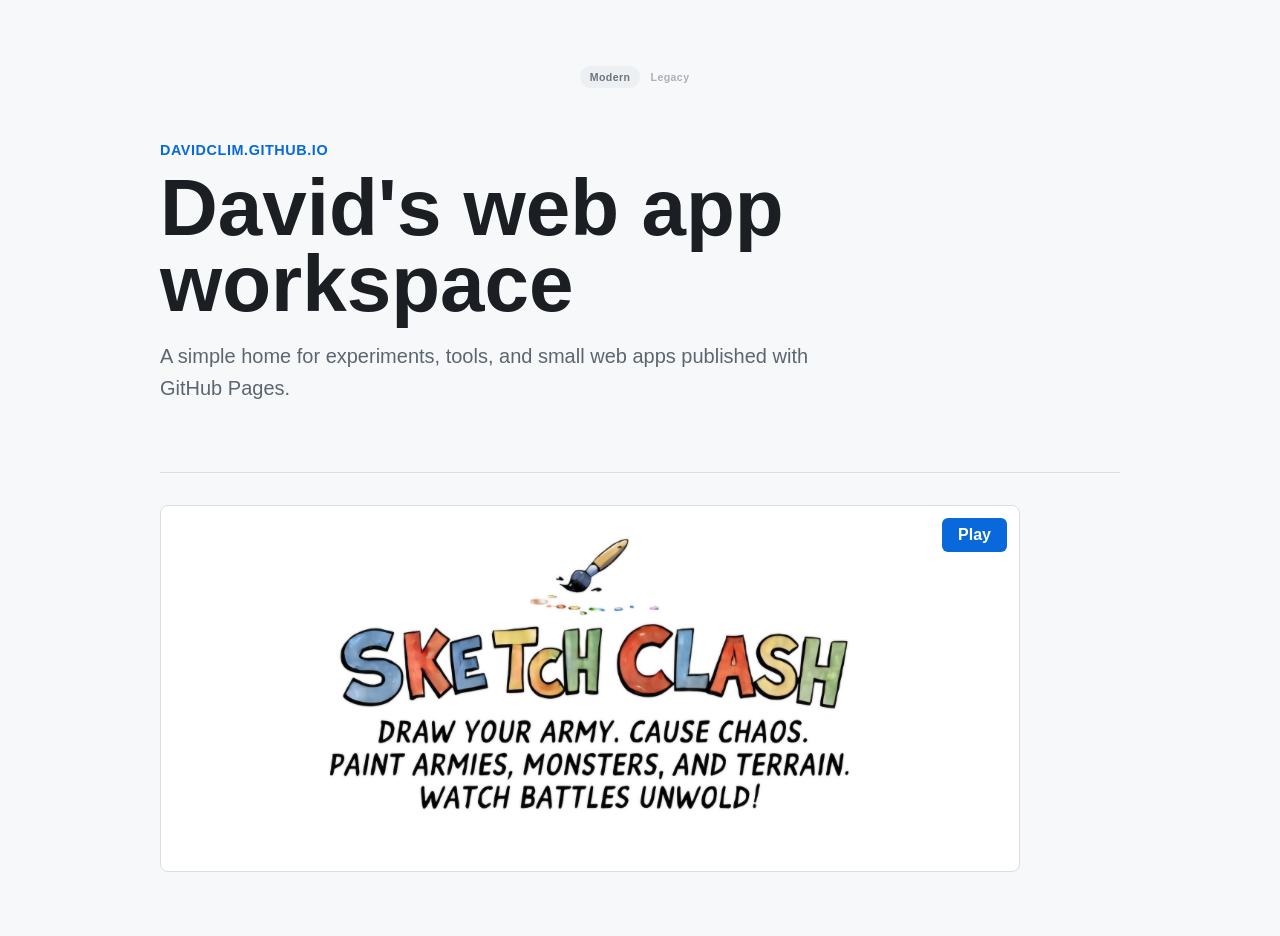
<file: index.html>
<!doctype html>
<html lang="en">
  <head>
    <meta charset="utf-8">
    <meta name="viewport" content="width=device-width, initial-scale=1">
    <title>David Clim</title>
    <meta name="description" content="Local web app projects by David Clim.">
    <link rel="preconnect" href="https://fonts.googleapis.com">
    <link rel="preconnect" href="https://fonts.gstatic.com" crossorigin>
    <link href="https://fonts.googleapis.com/css2?family=Pirata+One&family=Russo+One&family=Baloo+2:wght@700;800&display=swap" rel="stylesheet">
    <link rel="stylesheet" href="assets/styles.css?v=3.2">
    <link rel="stylesheet" href="assets/wide-cards.css?v=3.0">
    <link rel="stylesheet" href="assets/reversi-card.css?v=2.0">
    <link rel="stylesheet" href="assets/hyper-fishies-card.css?v=3.0">
    <link rel="stylesheet" href="assets/battle-kids-card.css?v=2.1">
  </head>
  <body>
    <main class="page">
      <nav class="era-bar" aria-label="Game era">
        <div class="era-switch" role="tablist" aria-label="Game era" data-era="modern">
          <span class="era-thumb" aria-hidden="true"></span>
          <button type="button" class="era-tab is-active" role="tab" id="tab-modern" aria-selected="true" aria-controls="panel-modern" data-era="modern">Modern</button>
          <button type="button" class="era-tab" role="tab" id="tab-legacy" aria-selected="false" aria-controls="panel-legacy" tabindex="-1" data-era="legacy">Legacy</button>
        </div>
      </nav>

      <section class="intro" aria-labelledby="site-title">
        <p class="eyebrow">davidclim.github.io</p>
        <h1 id="site-title">David's web app workspace</h1>
        <p class="lede">
          A simple home for experiments, tools, and small web apps published with GitHub Pages.
        </p>
      </section>

      <section class="apps" aria-labelledby="apps-title">
        <h2 id="apps-title" class="visually-hidden">Apps</h2>
        <div class="era-panel" role="tabpanel" id="panel-modern" aria-labelledby="tab-modern">
          <div class="app-list">
            <article class="app-card sketch-clash-card">
              <span class="play-badge" aria-hidden="true">Play</span>
              <h3 class="visually-hidden">Sketch Clash</h3>
              <a class="card-link" href="apps/sketch-clash/" aria-label="Play Sketch Clash"></a>
              <img class="sketch-clash-title" src="assets/sketch-clash-title.jpg?v=3.0" width="1600" height="920" alt="Sketch Clash: draw your army, cause chaos. Paint armies, monsters, and terrain. Watch battles unfold!">
            </article>
          </div>
        </div>

        <div class="era-panel" role="tabpanel" id="panel-legacy" aria-labelledby="tab-legacy" hidden>
        <div class="app-list">
          <article class="app-card uno-card" data-theme-target="uno">
            <h3>UNO Web Game</h3>
            <p>Play a quick round against the computer in David's first web app.</p>
            <a class="app-link" href="apps/uno/">Launch game</a>
          </article>
          <article class="app-card reversi-card">
            <h3>Plants vs Zombies</h3>
            <p>Plant bright David Edition defenders, collect sun, and stop the zombie wave.</p>
            <a class="app-link" href="apps/plants-vs-zombies/">Launch game</a>
          </article>
          <article class="app-card hyper-fishies-card">
            <span class="shimmer" aria-hidden="true"></span>
            <img class="hyper-fishies-wheel" src="assets/hyper-fishies-emblem.png" alt="" aria-hidden="true">
            <h3>Hyper Fishies</h3>
            <p class="tagline">A pirate's fishing tale &mdash; cast off, chart the map, and reel in the legend.</p>
            <p class="credits">By David, Lucas Tan &amp; Valerius Koh</p>
            <a class="app-link" href="apps/hyper-fishies/">Launch game</a>
          </article>
          <article class="app-card battle-kids-card">
            <span class="shimmer" aria-hidden="true"></span>
            <span class="battle-kids-emblem" aria-hidden="true">🎓</span>
            <h3>Battle Kids</h3>
            <p class="tagline">Deploy your students, hold the lane, and don&rsquo;t let a single teacher through.</p>
            <a class="app-link" href="apps/teacher-tower-defence/">Launch game</a>
          </article>
        </div>
        </div>
      </section>
    </main>
    <script src="assets/home.js?v=3.0"></script>
  </body>
</html>
</file>
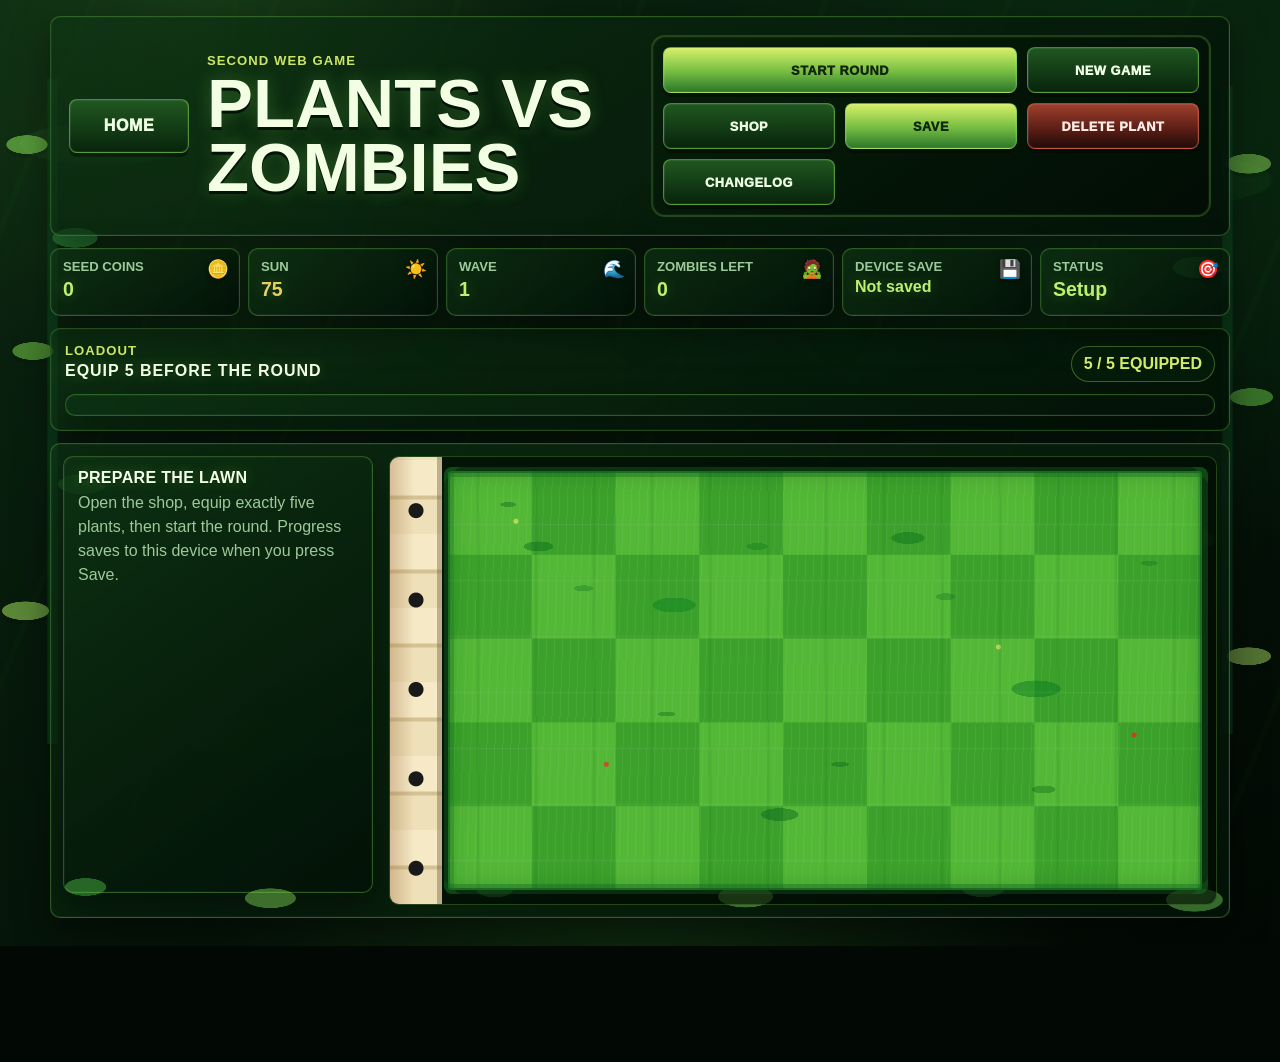
<file: apps/exploding-kittens/index.html>
<!doctype html>
<html lang="en">
  <head>
    <meta charset="utf-8">
    <meta name="viewport" content="width=device-width, initial-scale=1">
    <title>Reversi moved here</title>
    <meta name="robots" content="noindex">
    <meta http-equiv="refresh" content="0; url=../reversi/">
    <link rel="canonical" href="../reversi/">
    <style>
      body {
        min-height: 100vh;
        margin: 0;
        display: grid;
        place-items: center;
        padding: 24px;
        color: #f5fff9;
        font-family: Arial, Helvetica, sans-serif;
        background: radial-gradient(circle at 18% 12%, rgba(40, 199, 111, 0.28), transparent 28%), #07130f;
      }

      a {
        color: #86ffd0;
        font-weight: 900;
      }
    </style>
  </head>
  <body>
    <main>
      <h1>Reversi replaced Exploding Kittens</h1>
      <p>Opening <a href="../reversi/">the Reversi game</a>.</p>
    </main>
  </body>
</html>
</file>
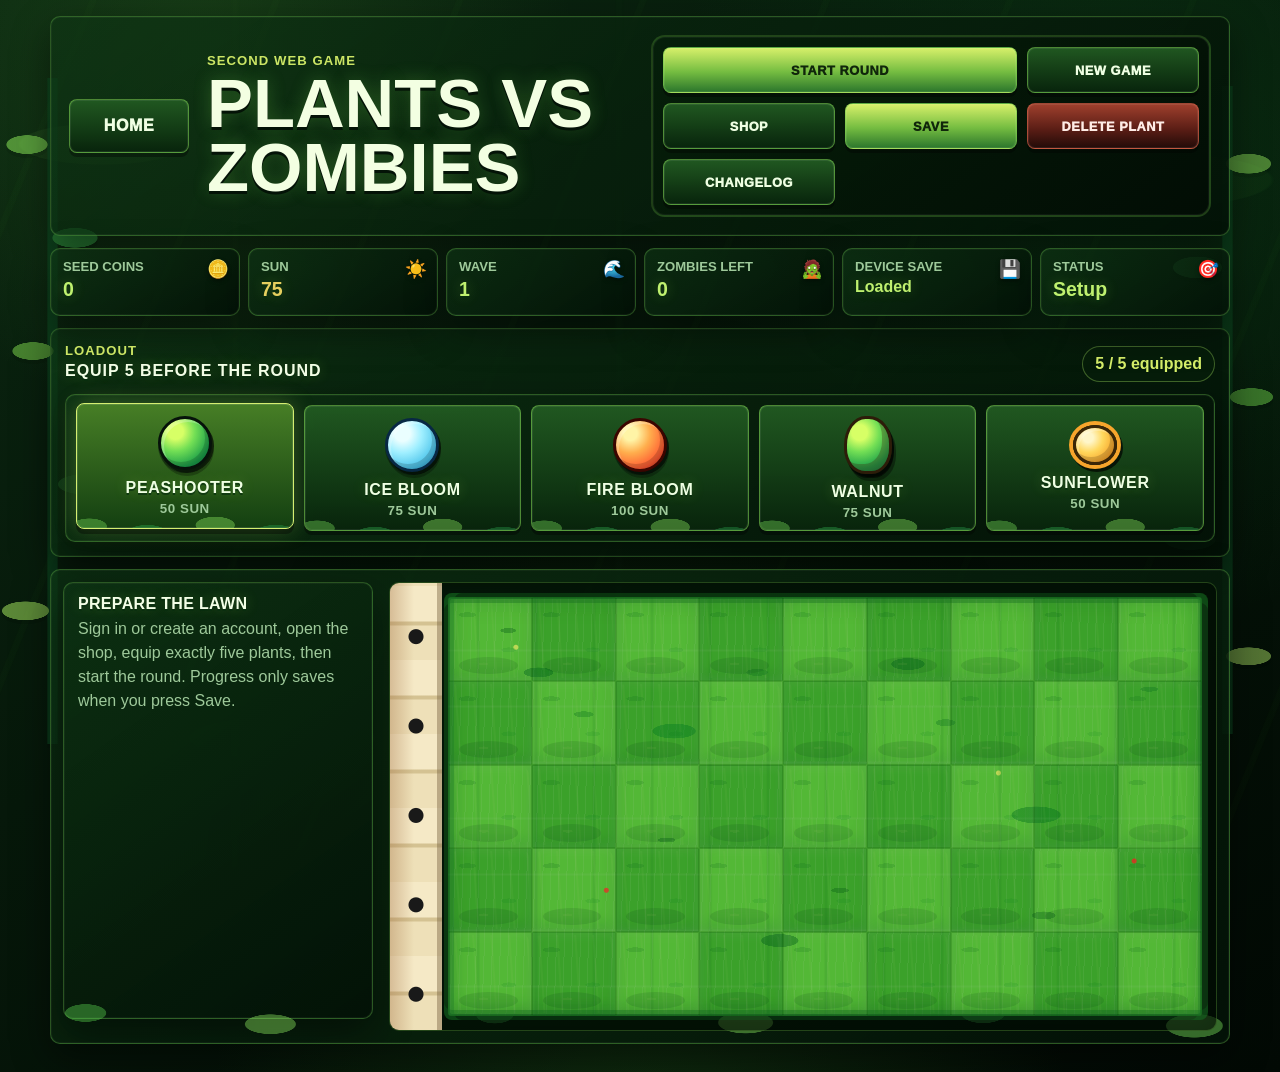
<file: apps/plants-vs-zombies/index.html>
<!doctype html>
<html lang="en">
  <head>
    <meta charset="utf-8">
    <meta name="viewport" content="width=device-width, initial-scale=1">
    <title>Plants vs Zombies Web Game</title>
    <meta name="description" content="A lane-defense plants versus zombies style web game using original David Edition plant art.">
    <link rel="stylesheet" href="styles.css?v=1.1">
    <link rel="stylesheet" href="polish.css?v=1.4">
    <link rel="stylesheet" href="art-upgrade.css?v=1.0">
    <link rel="stylesheet" href="photo-sprites.css?v=1.0">
    <link rel="stylesheet" href="photo-sprites-2.css?v=1.0">
    <link rel="stylesheet" href="photo-sprites-3.css?v=1.0">
    <link rel="stylesheet" href="photo-sprites-4.css?v=1.0">
    <link rel="stylesheet" href="vector-sprite-polish.css?v=1.0">
    <link rel="stylesheet" href="unified-plant-style.css?v=1.0">
    <link rel="stylesheet" href="boss-zombies.css?v=1.2">
    <link rel="stylesheet" href="fusion-plant-style.css?v=1.0">
    <link rel="stylesheet" href="reference-plant-style.css?v=1.1">
    <link rel="stylesheet" href="game-fusion-style.css?v=1.0">
    <link rel="stylesheet" href="level-up-plant-style.css?v=1.0">
    <link rel="stylesheet" href="tile-centered-plant-style.css?v=1.3">
    <link rel="stylesheet" href="plant-eye-placement.css?v=1.7">
    <link rel="stylesheet" href="final-plant-sprites.css?v=1.1">
    <link rel="stylesheet" href="planty-lawn.css?v=1.0">
    <link rel="stylesheet" href="planty-lawn-fix.css?v=1.2">
    <link rel="stylesheet" href="backyard-chomper-polish.css?v=1.0">
    <link rel="stylesheet" href="topbar-button-polish.css?v=1.0">
    <link rel="stylesheet" href="full-grass-polish.css?v=1.0">
    <link rel="stylesheet" href="distinct-paid-plants.css?v=1.0">
    <link rel="stylesheet" href="chomper-final.css?v=1.0">
    <link rel="stylesheet" href="sunflower-final.css?v=1.1">
    <link rel="stylesheet" href="fusions.css?v=1.0">
    <link rel="stylesheet" href="fusions-extra.css?v=1.0">
    <link rel="stylesheet" href="drag-fusion.css?v=1.0">
    <link rel="stylesheet" href="no-accounts.css?v=1.0">
    <link rel="stylesheet" href="final-dark-polish.css?v=1.1">
    <link rel="stylesheet" href="topbar-neat-layout.css?v=1.0">
    <link rel="stylesheet" href="clean-dark-garden.css?v=1.0">
    <link rel="stylesheet" href="eyeless-plant-fix.css?v=1.1">
    <link rel="stylesheet" href="faceless-plants.css?v=1.1">
    <link rel="stylesheet" href="sprites.css?v=1.1">
  </head>
  <body>
    <main class="game-shell">
      <header class="topbar">
        <a href="../../" class="home-link">HOME</a>
        <div>
          <p class="eyebrow">SECOND WEB GAME</p>
          <h1>PLANTS VS ZOMBIES</h1>
        </div>
        <div class="top-actions">
          <a class="changelog-link" href="changelog.html">CHANGELOG</a>
          <button id="shop-button" type="button">SHOP</button>
          <button id="delete-plant" type="button">DELETE PLANT</button>
          <button id="save-progress" type="button">SAVE</button>
          <button id="start-round" type="button">START ROUND</button>
          <button id="new-game" type="button">NEW GAME</button>
        </div>
      </header>

      <section class="account-panel" aria-hidden="true">
        <form id="account-form" class="account-form" autocomplete="off">
          <label>
            USERNAME
            <input id="account-username" autocomplete="off" autocapitalize="none" spellcheck="false" maxlength="18" placeholder="USERNAME">
          </label>
          <label>
            PASSWORD
            <input id="account-password" autocomplete="new-password" autocapitalize="none" spellcheck="false" type="password" maxlength="32" placeholder="PASSWORD">
          </label>
          <button id="account-submit" type="submit">SIGN IN / CREATE</button>
          <button id="logout-account" type="button">LOG OUT</button>
        </form>
        <strong id="account-label">DEVICE SAVE</strong>
      </section>

      <section class="hud" aria-label="Game status">
        <div class="stat-card coin-card">
          <span>SEED COINS</span>
          <strong id="coin-count">0</strong>
        </div>
        <div class="stat-card sun-card">
          <span>SUN</span>
          <strong id="sun-count">75</strong>
        </div>
        <div class="stat-card">
          <span>WAVE</span>
          <strong id="wave-count">1</strong>
        </div>
        <div class="stat-card">
          <span>ZOMBIES LEFT</span>
          <strong id="zombies-left">0</strong>
        </div>
        <div class="stat-card save-card">
          <span>DEVICE SAVE</span>
          <strong id="save-status">Not saved</strong>
        </div>
        <div class="stat-card">
          <span>STATUS</span>
          <strong id="status-label">Setup</strong>
        </div>
      </section>

      <section class="loadout-panel" aria-label="Equipped plants">
        <div class="loadout-header">
          <div>
            <p class="eyebrow">LOADOUT</p>
            <h2>EQUIP 5 BEFORE THE ROUND</h2>
          </div>
          <strong id="loadout-count">5 / 5 EQUIPPED</strong>
        </div>
        <div class="seed-bank" id="seed-bank" aria-label="Equipped plants"></div>
      </section>

      <section class="table" aria-label="Plants versus zombies lawn">
        <section class="message-panel" aria-live="polite">
          <h2 id="message-title">PREPARE THE LAWN</h2>
          <p id="message">Open the shop, equip exactly five plants, then start the round. Progress saves to this device when you press Save.</p>
        </section>

        <div class="lawn-wrap">
          <div id="lawn" class="lawn" aria-label="Lawn grid"></div>
        </div>
      </section>
    </main>

    <section class="shop-modal hidden" id="shop-modal" aria-label="Plant shop" aria-hidden="true">
      <div class="shop-backdrop" id="shop-backdrop"></div>
      <div class="shop-window" role="dialog" aria-modal="true" aria-labelledby="shop-title">
        <header class="shop-header">
          <div>
            <p class="eyebrow">PLANT SHOP</p>
            <h2 id="shop-title">BUY AND EQUIP PLANTS</h2>
          </div>
          <button id="close-shop" type="button">CLOSE</button>
        </header>
        <p class="shop-note" id="shop-note">Shop changes are only allowed before a round starts. You can equip exactly five plants.</p>
        <div class="plant-shop" id="plant-shop"></div>
      </div>
    </section>

    <script src="device-save-preload.js?v=1.1"></script>
    <script src="app.js?v=2.0"></script>
    <script src="boss-zombies.js?v=1.1"></script>
    <script src="fusions.js?v=1.3"></script>
  </body>
</html>
</file>
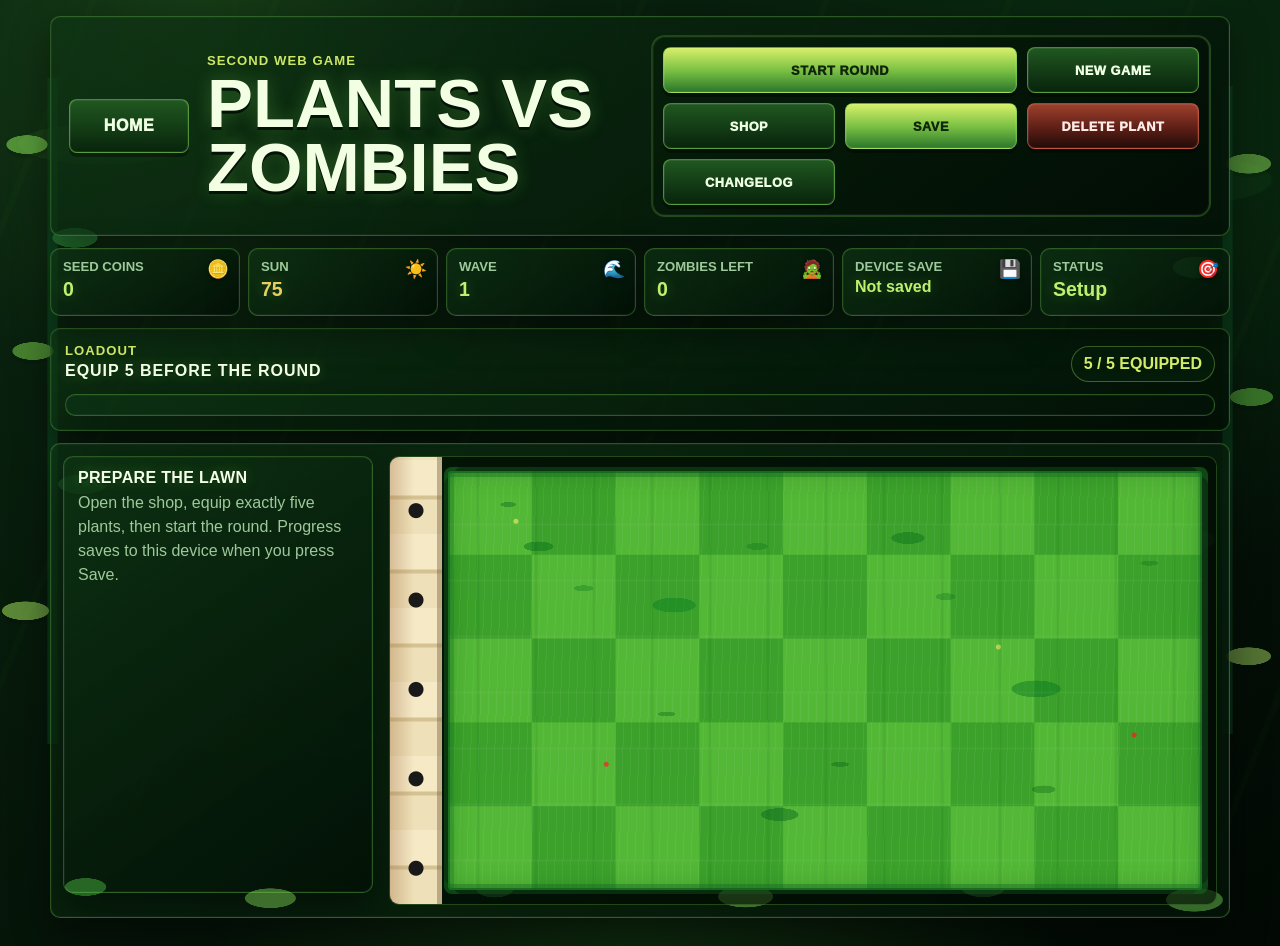
<file: apps/reversi/index.html>
<!doctype html>
<html lang="en">
  <head>
    <meta charset="utf-8">
    <meta name="viewport" content="width=device-width, initial-scale=1">
    <title>Plants vs Zombies moved here</title>
    <meta name="robots" content="noindex">
    <meta http-equiv="refresh" content="0; url=../plants-vs-zombies/">
    <link rel="canonical" href="../plants-vs-zombies/">
    <style>
      body {
        min-height: 100vh;
        margin: 0;
        display: grid;
        place-items: center;
        padding: 24px;
        color: #f5ffe9;
        font-family: Arial, Helvetica, sans-serif;
        background: radial-gradient(circle at 18% 12%, rgba(184, 255, 91, 0.24), transparent 28%), #143333;
      }

      a {
        color: #b8ff5b;
        font-weight: 900;
      }
    </style>
  </head>
  <body>
    <main>
      <h1>Plants vs Zombies replaced Reversi</h1>
      <p>Opening <a href="../plants-vs-zombies/">the Plants vs Zombies game</a>.</p>
    </main>
  </body>
</html>
</file>
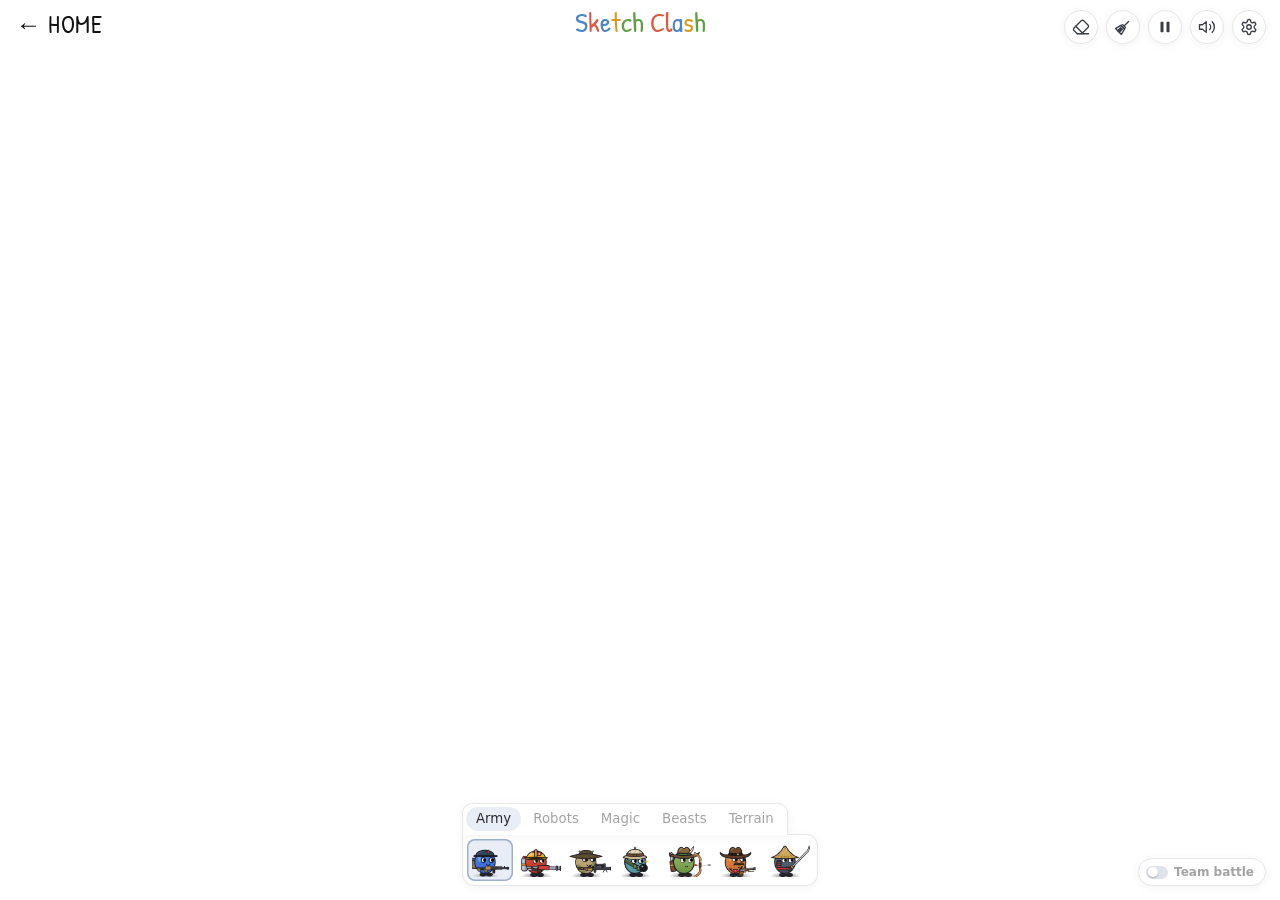
<file: apps/sketch-clash/index.html>
<!doctype html>
<html lang="en">
  <head>
    <meta charset="utf-8">
    <meta name="viewport" content="width=device-width, initial-scale=1, viewport-fit=cover">
    <title>Sketch Clash</title>
    <meta name="description" content="Paint an army and watch the battle unfold.">
    <link rel="preconnect" href="https://fonts.googleapis.com">
    <link rel="preconnect" href="https://fonts.gstatic.com" crossorigin>
    <link href="https://fonts.googleapis.com/css2?family=Patrick+Hand&family=Lilita+One&display=swap" rel="stylesheet">
    <link rel="stylesheet" href="styles.css?v=271">
  </head>
  <body>
    <div class="stage-wrap" id="stage-wrap">
      <canvas id="water"></canvas>
      <canvas id="ground"></canvas>
      <canvas id="stage" role="img" aria-label="Battlefield: click and drag to paint your army"></canvas>
      <div class="midline" id="midline" hidden></div>

      <a class="back" href="../../" aria-label="Back to home">&larr;<span> Home</span></a>
      <h1 class="logo" aria-label="Sketch Clash"><span>S</span><span>k</span><span>e</span><span>t</span><span>c</span><span>h</span> <span>C</span><span>l</span><span>a</span><span>s</span><span>h</span></h1>

      <div class="tools">
        <button type="button" class="icon-btn" id="eraser" aria-label="Eraser" aria-pressed="false" title="Erase (E)">
          <svg viewBox="0 0 24 24" aria-hidden="true"><path d="m7 21-4.3-4.3c-1-1-1-2.5 0-3.4l9.6-9.6c1-1 2.5-1 3.4 0l5.6 5.6c1 1 1 2.5 0 3.4L13 21"/><path d="M22 21H7"/><path d="m5 11 9 9"/></svg>
        </button>
        <button type="button" class="icon-btn" id="clear" aria-label="Clear the battlefield" title="Clear (C)">
          <svg viewBox="0 0 24 24" aria-hidden="true"><g transform="rotate(45 12 12)"><path d="M12 1.5V10"/><rect x="9" y="10" width="6" height="2.6" rx="1"/><path d="M8.4 12.6h7.2l1.9 7.9H6.5z"/><path d="M10.4 14.8v5.7M12 14.8v5.7M13.6 14.8v5.7"/></g></svg>
        </button>
        <button type="button" class="icon-btn" id="pause" aria-label="Pause" title="Pause (Space)">
          <svg viewBox="0 0 24 24" aria-hidden="true" id="pause-icon"><rect x="6" y="5" width="4" height="14" rx="1"/><rect x="14" y="5" width="4" height="14" rx="1"/></svg>
        </button>
        <button type="button" class="icon-btn" id="sound" aria-label="Mute" aria-pressed="false" title="Sound on (M)">
          <svg viewBox="0 0 24 24" aria-hidden="true" id="sound-icon"><path d="M11 5 6 9H2v6h4l5 4z"/><path d="M15.5 8.5a5 5 0 0 1 0 7"/><path d="M19 5a10 10 0 0 1 0 14"/></svg>
        </button>
        <button type="button" class="icon-btn" id="settings" aria-label="Settings" title="Settings (,)">
          <svg viewBox="0 0 24 24" aria-hidden="true"><path d="M12.22 2h-.44a2 2 0 0 0-2 2v.18a2 2 0 0 1-1 1.73l-.43.25a2 2 0 0 1-2 0l-.15-.08a2 2 0 0 0-2.73.73l-.22.38a2 2 0 0 0 .73 2.73l.15.1a2 2 0 0 1 1 1.72v.51a2 2 0 0 1-1 1.74l-.15.09a2 2 0 0 0-.73 2.73l.22.38a2 2 0 0 0 2.73.73l.15-.08a2 2 0 0 1 2 0l.43.25a2 2 0 0 1 1 1.73V20a2 2 0 0 0 2 2h.44a2 2 0 0 0 2-2v-.18a2 2 0 0 1 1-1.73l.43-.25a2 2 0 0 1 2 0l.15.08a2 2 0 0 0 2.73-.73l.22-.39a2 2 0 0 0-.73-2.73l-.15-.08a2 2 0 0 1-1-1.74v-.5a2 2 0 0 1 1-1.74l.15-.09a2 2 0 0 0 .73-2.73l-.22-.38a2 2 0 0 0-2.73-.73l-.15.08a2 2 0 0 1-2 0l-.43-.25a2 2 0 0 1-1-1.73V4a2 2 0 0 0-2-2z"/><circle cx="12" cy="12" r="3"/></svg>
        </button>
      </div>

      <label class="brush-box" hidden>
        <span class="brush-dot" id="brush-dot" aria-hidden="true"></span>
        <input type="range" id="brush" min="0" max="90" value="9" aria-label="Brush size">
      </label>

      <div class="team-label red" id="label-red" hidden><i class="dot red"></i>Red team</div>
      <div class="team-label blue" id="label-blue" hidden><i class="dot blue"></i>Blue team</div>
      <div class="paused-pill" id="paused" role="status" hidden>PAUSED</div>
      <div class="result" id="result" hidden>
        <div class="banner" id="banner" role="status"></div>
        <div class="result-btns">
          <button type="button" class="pill-btn red" id="new-battle">NEW BATTLE</button>
          <button type="button" class="pill-btn white" id="stats-btn">STATS</button>
        </div>
      </div>

      <div class="legend" id="legend" hidden aria-label="Units on the field"></div>

      <button type="button" class="start-btn" id="start" hidden>START</button>

      <div class="palette" id="palette">
        <div class="unit-tip" id="unit-tip" hidden></div>
        <div class="tabs" id="tabs" role="tablist" aria-label="Unit type"></div>
        <div class="units" id="units" role="group" aria-label="Units"></div>
      </div>

      <div class="team-box">
        <label class="toggle">
          <input type="checkbox" id="team-toggle" role="switch">
          <span class="track" aria-hidden="true"></span>
          <span class="toggle-label">Team battle</span>
        </label>
      </div>
    </div>

    <div class="settings" id="settings-panel" hidden>
      <div class="settings-card" role="dialog" aria-modal="true" aria-labelledby="settings-title">
        <button type="button" class="modal-close" id="settings-close" aria-label="Close"><svg viewBox="0 0 24 24" aria-hidden="true"><path d="M6 6l12 12M18 6 6 18"/></svg></button>
        <h2 class="settings-title" id="settings-title">Settings</h2>
        <label class="setting-row">
          <span class="setting-text"><b>Lammy Mode</b><small>Off: crowds shove apart like the original. On: the old, softer crowd physics.</small></span>
          <span class="toggle big"><input type="checkbox" id="lammy-toggle" role="switch"><span class="track" aria-hidden="true"></span></span>
        </label>
      </div>
    </div>

    <div class="modal" id="modal" hidden>
      <div class="modal-card" role="dialog" aria-modal="true" aria-labelledby="modal-title">
        <button type="button" class="modal-close" id="modal-close" aria-label="Close"><svg viewBox="0 0 24 24" aria-hidden="true"><path d="M6 6l12 12M18 6 6 18"/></svg></button>
        <h2 class="modal-title" id="modal-title"></h2>
        <p class="modal-sub" id="modal-sub"></p>
        <div class="modal-body" id="modal-body"></div>
      </div>
    </div>

    <script type="module" src="src/main.js?v=271"></script>
  </body>
</html>
</file>
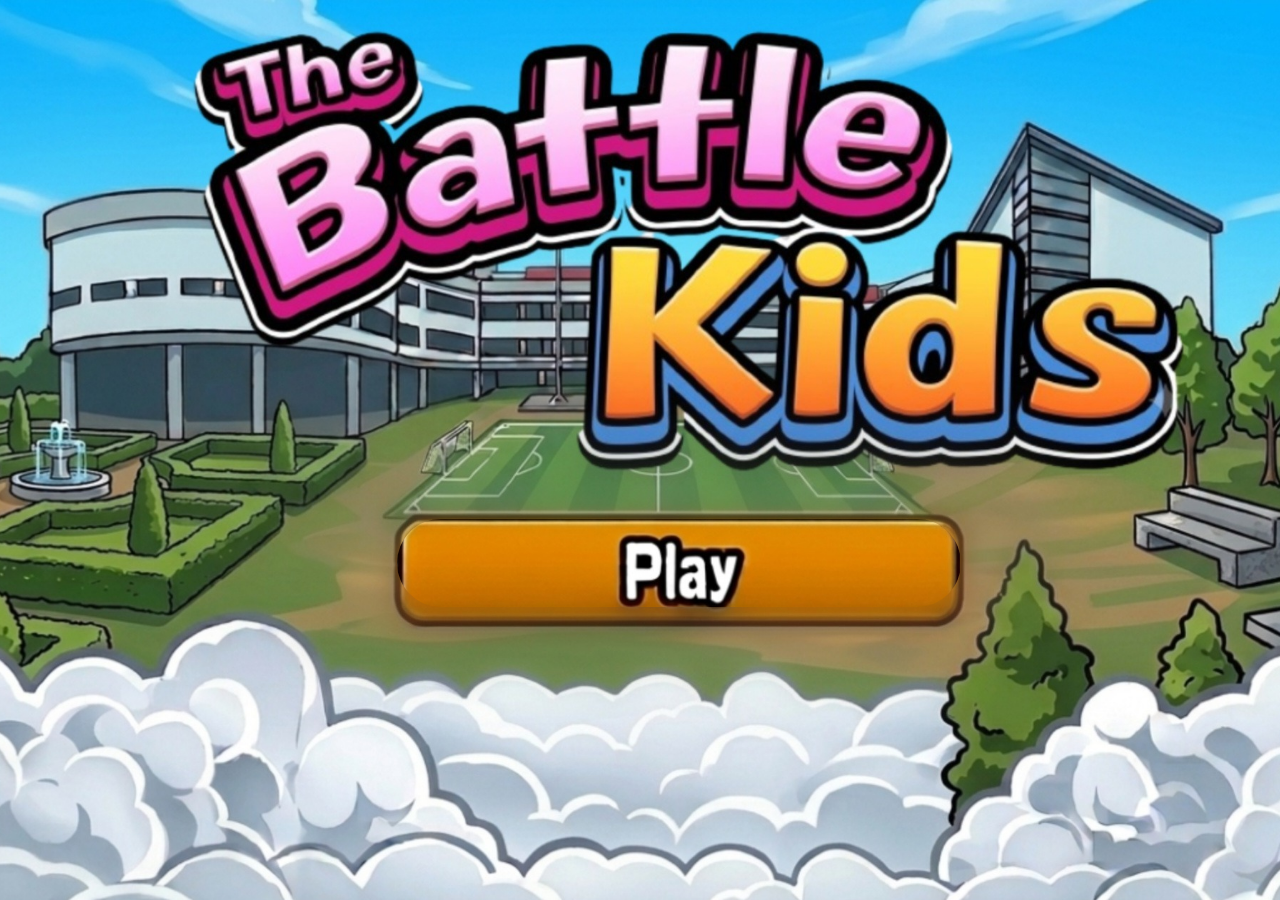
<file: apps/teacher-tower-defence/index.html>
<!doctype html>
<html lang="en">
<head>
<meta charset="UTF-8" />
<meta name="viewport" content="width=device-width, initial-scale=1, maximum-scale=1, user-scalable=no, viewport-fit=cover" />
<title>Teacher Tower Defence</title>
<link rel="preconnect" href="https://fonts.googleapis.com">
<link rel="preconnect" href="https://fonts.gstatic.com" crossorigin>
<link href="https://fonts.googleapis.com/css2?family=Russo+One&family=Baloo+2:wght@500;700;800&display=swap" rel="stylesheet">
<link rel="stylesheet" href="src/styles.css" />
</head>
<body>
<div id="app">
  <div id="game-root"></div>
</div>
<script type="module" src="src/main.js"></script>
</body>
</html>
</file>
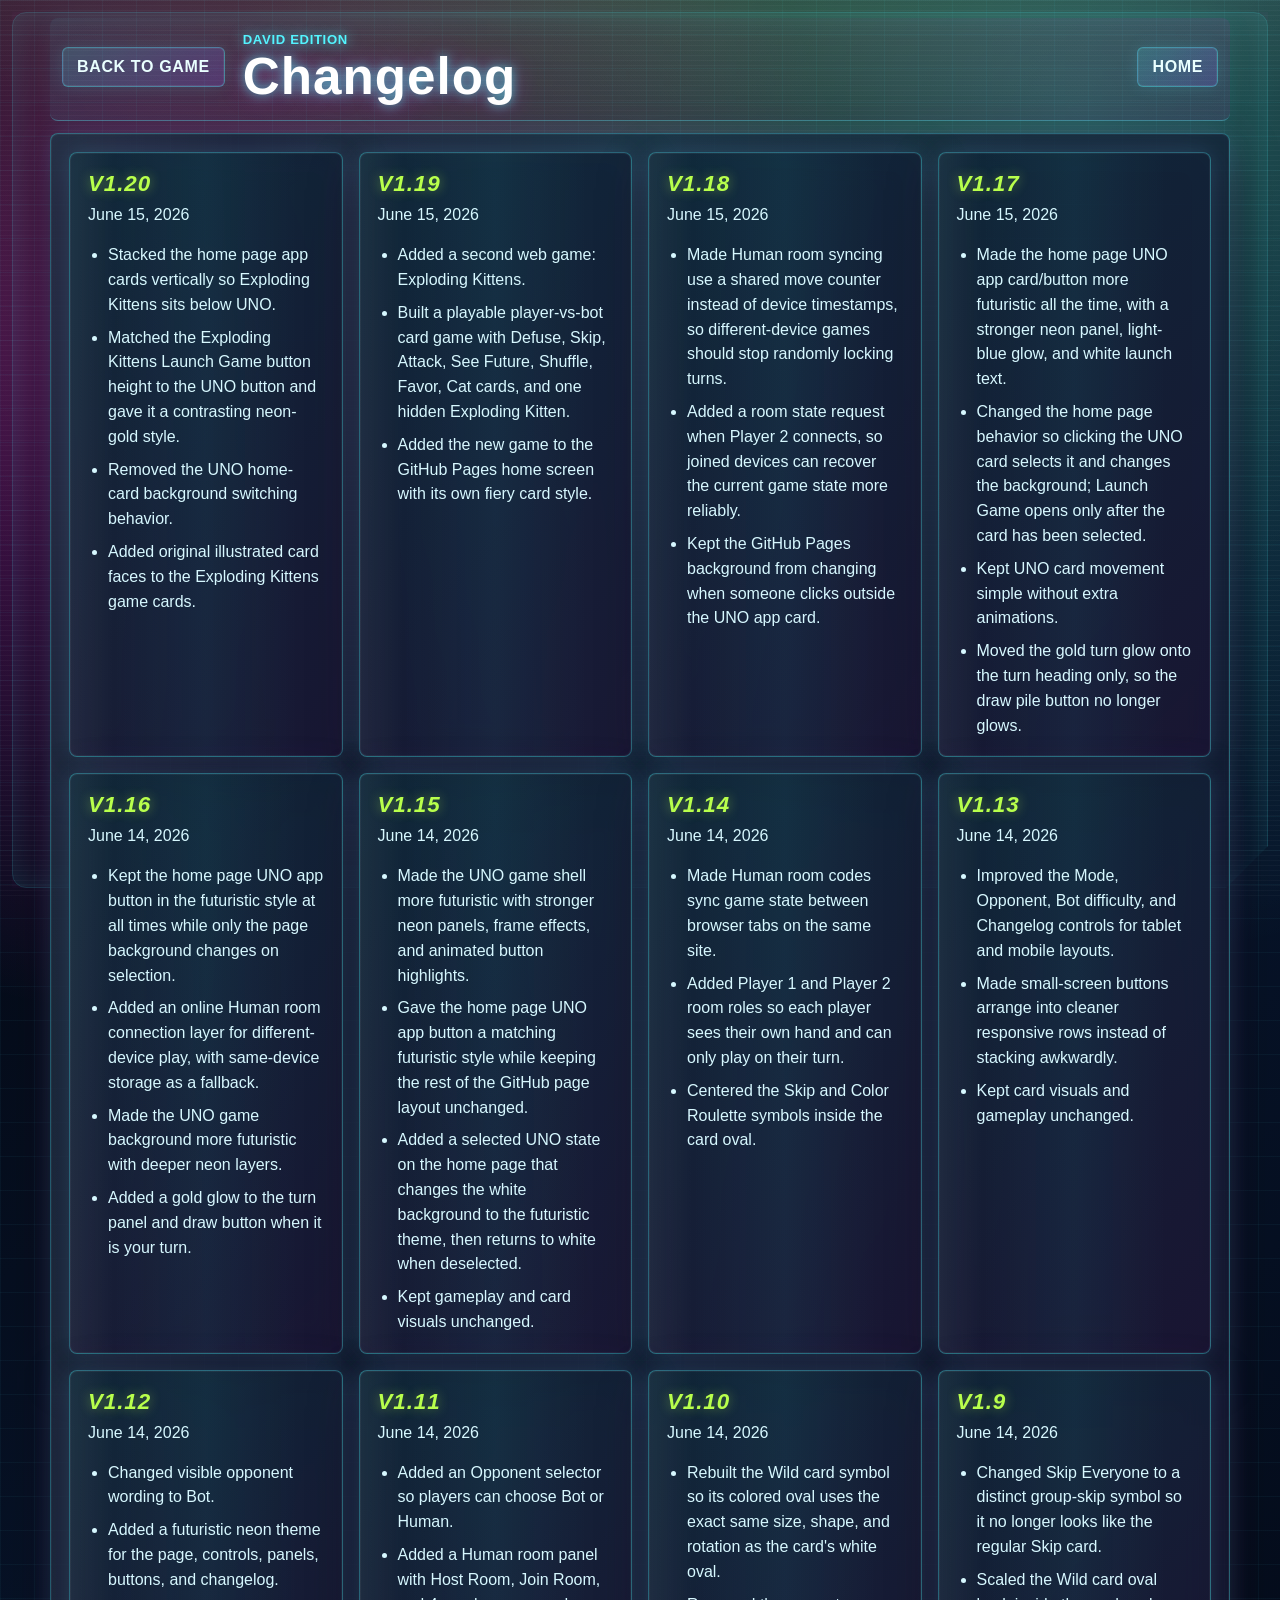
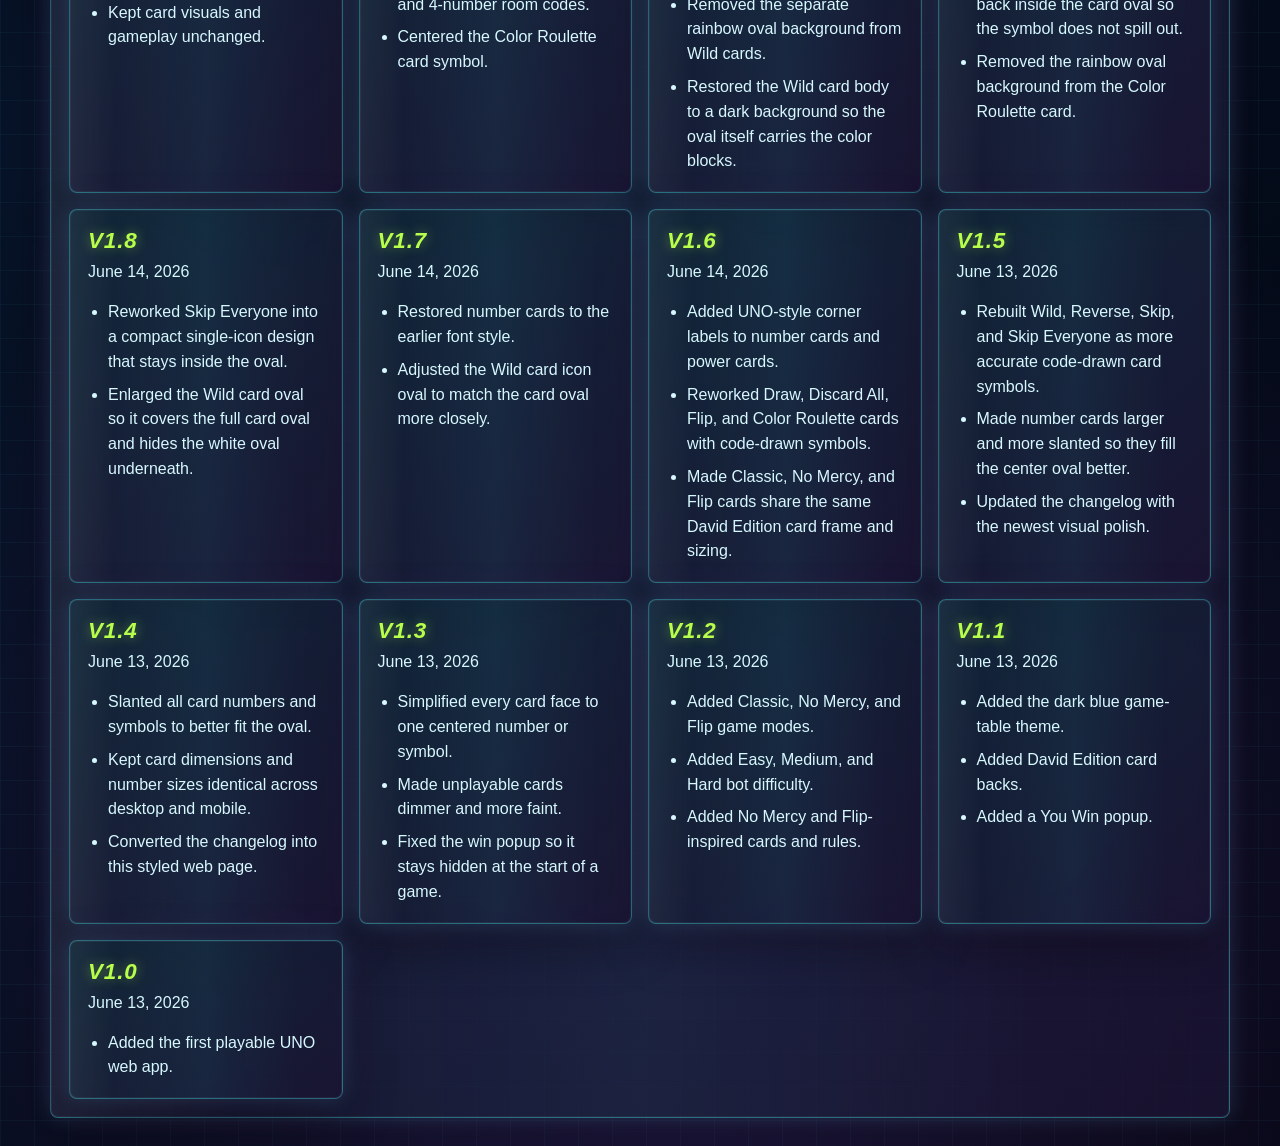
<file: changelog.html>
<!doctype html>
<html lang="en">
  <head>
    <meta charset="utf-8">
    <meta name="viewport" content="width=device-width, initial-scale=1">
    <title>UNO Changelog</title>
    <meta name="description" content="Version history for David's UNO web game.">
    <link rel="stylesheet" href="apps/uno/styles.css">
    <link rel="stylesheet" href="apps/uno/futuristic-theme.css">
  </head>
  <body>
    <main class="game-shell">
      <header class="topbar">
        <a href="apps/uno/" class="home-link">Back to game</a>
        <div>
          <p class="eyebrow">David Edition</p>
          <h1>Changelog</h1>
        </div>
        <a href="./" class="home-link">Home</a>
      </header>

      <section class="table changelog-page" aria-label="UNO changelog">
        <article class="message-panel changelog-entry">
          <h2>v1.20</h2>
          <p>June 15, 2026</p>
          <ul>
            <li>Stacked the home page app cards vertically so Exploding Kittens sits below UNO.</li>
            <li>Matched the Exploding Kittens Launch Game button height to the UNO button and gave it a contrasting neon-gold style.</li>
            <li>Removed the UNO home-card background switching behavior.</li>
            <li>Added original illustrated card faces to the Exploding Kittens game cards.</li>
          </ul>
        </article>

        <article class="message-panel changelog-entry">
          <h2>v1.19</h2>
          <p>June 15, 2026</p>
          <ul>
            <li>Added a second web game: Exploding Kittens.</li>
            <li>Built a playable player-vs-bot card game with Defuse, Skip, Attack, See Future, Shuffle, Favor, Cat cards, and one hidden Exploding Kitten.</li>
            <li>Added the new game to the GitHub Pages home screen with its own fiery card style.</li>
          </ul>
        </article>

        <article class="message-panel changelog-entry">
          <h2>v1.18</h2>
          <p>June 15, 2026</p>
          <ul>
            <li>Made Human room syncing use a shared move counter instead of device timestamps, so different-device games should stop randomly locking turns.</li>
            <li>Added a room state request when Player 2 connects, so joined devices can recover the current game state more reliably.</li>
            <li>Kept the GitHub Pages background from changing when someone clicks outside the UNO app card.</li>
          </ul>
        </article>

        <article class="message-panel changelog-entry">
          <h2>v1.17</h2>
          <p>June 15, 2026</p>
          <ul>
            <li>Made the home page UNO app card/button more futuristic all the time, with a stronger neon panel, light-blue glow, and white launch text.</li>
            <li>Changed the home page behavior so clicking the UNO card selects it and changes the background; Launch Game opens only after the card has been selected.</li>
            <li>Kept UNO card movement simple without extra animations.</li>
            <li>Moved the gold turn glow onto the turn heading only, so the draw pile button no longer glows.</li>
          </ul>
        </article>

        <article class="message-panel changelog-entry">
          <h2>v1.16</h2>
          <p>June 14, 2026</p>
          <ul>
            <li>Kept the home page UNO app button in the futuristic style at all times while only the page background changes on selection.</li>
            <li>Added an online Human room connection layer for different-device play, with same-device storage as a fallback.</li>
            <li>Made the UNO game background more futuristic with deeper neon layers.</li>
            <li>Added a gold glow to the turn panel and draw button when it is your turn.</li>
          </ul>
        </article>

        <article class="message-panel changelog-entry">
          <h2>v1.15</h2>
          <p>June 14, 2026</p>
          <ul>
            <li>Made the UNO game shell more futuristic with stronger neon panels, frame effects, and animated button highlights.</li>
            <li>Gave the home page UNO app button a matching futuristic style while keeping the rest of the GitHub page layout unchanged.</li>
            <li>Added a selected UNO state on the home page that changes the white background to the futuristic theme, then returns to white when deselected.</li>
            <li>Kept gameplay and card visuals unchanged.</li>
          </ul>
        </article>

        <article class="message-panel changelog-entry">
          <h2>v1.14</h2>
          <p>June 14, 2026</p>
          <ul>
            <li>Made Human room codes sync game state between browser tabs on the same site.</li>
            <li>Added Player 1 and Player 2 room roles so each player sees their own hand and can only play on their turn.</li>
            <li>Centered the Skip and Color Roulette symbols inside the card oval.</li>
          </ul>
        </article>

        <article class="message-panel changelog-entry">
          <h2>v1.13</h2>
          <p>June 14, 2026</p>
          <ul>
            <li>Improved the Mode, Opponent, Bot difficulty, and Changelog controls for tablet and mobile layouts.</li>
            <li>Made small-screen buttons arrange into cleaner responsive rows instead of stacking awkwardly.</li>
            <li>Kept card visuals and gameplay unchanged.</li>
          </ul>
        </article>

        <article class="message-panel changelog-entry">
          <h2>v1.12</h2>
          <p>June 14, 2026</p>
          <ul>
            <li>Changed visible opponent wording to Bot.</li>
            <li>Added a futuristic neon theme for the page, controls, panels, buttons, and changelog.</li>
            <li>Kept card visuals and gameplay unchanged.</li>
          </ul>
        </article>

        <article class="message-panel changelog-entry">
          <h2>v1.11</h2>
          <p>June 14, 2026</p>
          <ul>
            <li>Added an Opponent selector so players can choose Bot or Human.</li>
            <li>Added a Human room panel with Host Room, Join Room, and 4-number room codes.</li>
            <li>Centered the Color Roulette card symbol.</li>
          </ul>
        </article>

        <article class="message-panel changelog-entry">
          <h2>v1.10</h2>
          <p>June 14, 2026</p>
          <ul>
            <li>Rebuilt the Wild card symbol so its colored oval uses the exact same size, shape, and rotation as the card's white oval.</li>
            <li>Removed the separate rainbow oval background from Wild cards.</li>
            <li>Restored the Wild card body to a dark background so the oval itself carries the color blocks.</li>
          </ul>
        </article>

        <article class="message-panel changelog-entry">
          <h2>v1.9</h2>
          <p>June 14, 2026</p>
          <ul>
            <li>Changed Skip Everyone to a distinct group-skip symbol so it no longer looks like the regular Skip card.</li>
            <li>Scaled the Wild card oval back inside the card oval so the symbol does not spill out.</li>
            <li>Removed the rainbow oval background from the Color Roulette card.</li>
          </ul>
        </article>

        <article class="message-panel changelog-entry">
          <h2>v1.8</h2>
          <p>June 14, 2026</p>
          <ul>
            <li>Reworked Skip Everyone into a compact single-icon design that stays inside the oval.</li>
            <li>Enlarged the Wild card oval so it covers the full card oval and hides the white oval underneath.</li>
          </ul>
        </article>

        <article class="message-panel changelog-entry">
          <h2>v1.7</h2>
          <p>June 14, 2026</p>
          <ul>
            <li>Restored number cards to the earlier font style.</li>
            <li>Adjusted the Wild card icon oval to match the card oval more closely.</li>
          </ul>
        </article>

        <article class="message-panel changelog-entry">
          <h2>v1.6</h2>
          <p>June 14, 2026</p>
          <ul>
            <li>Added UNO-style corner labels to number cards and power cards.</li>
            <li>Reworked Draw, Discard All, Flip, and Color Roulette cards with code-drawn symbols.</li>
            <li>Made Classic, No Mercy, and Flip cards share the same David Edition card frame and sizing.</li>
          </ul>
        </article>

        <article class="message-panel changelog-entry">
          <h2>v1.5</h2>
          <p>June 13, 2026</p>
          <ul>
            <li>Rebuilt Wild, Reverse, Skip, and Skip Everyone as more accurate code-drawn card symbols.</li>
            <li>Made number cards larger and more slanted so they fill the center oval better.</li>
            <li>Updated the changelog with the newest visual polish.</li>
          </ul>
        </article>

        <article class="message-panel changelog-entry">
          <h2>v1.4</h2>
          <p>June 13, 2026</p>
          <ul>
            <li>Slanted all card numbers and symbols to better fit the oval.</li>
            <li>Kept card dimensions and number sizes identical across desktop and mobile.</li>
            <li>Converted the changelog into this styled web page.</li>
          </ul>
        </article>

        <article class="message-panel changelog-entry">
          <h2>v1.3</h2>
          <p>June 13, 2026</p>
          <ul>
            <li>Simplified every card face to one centered number or symbol.</li>
            <li>Made unplayable cards dimmer and more faint.</li>
            <li>Fixed the win popup so it stays hidden at the start of a game.</li>
          </ul>
        </article>

        <article class="message-panel changelog-entry">
          <h2>v1.2</h2>
          <p>June 13, 2026</p>
          <ul>
            <li>Added Classic, No Mercy, and Flip game modes.</li>
            <li>Added Easy, Medium, and Hard bot difficulty.</li>
            <li>Added No Mercy and Flip-inspired cards and rules.</li>
          </ul>
        </article>

        <article class="message-panel changelog-entry">
          <h2>v1.1</h2>
          <p>June 13, 2026</p>
          <ul>
            <li>Added the dark blue game-table theme.</li>
            <li>Added David Edition card backs.</li>
            <li>Added a You Win popup.</li>
          </ul>
        </article>

        <article class="message-panel changelog-entry">
          <h2>v1.0</h2>
          <p>June 13, 2026</p>
          <ul>
            <li>Added the first playable UNO web app.</li>
          </ul>
        </article>
      </section>
    </main>
  </body>
</html>
</file>
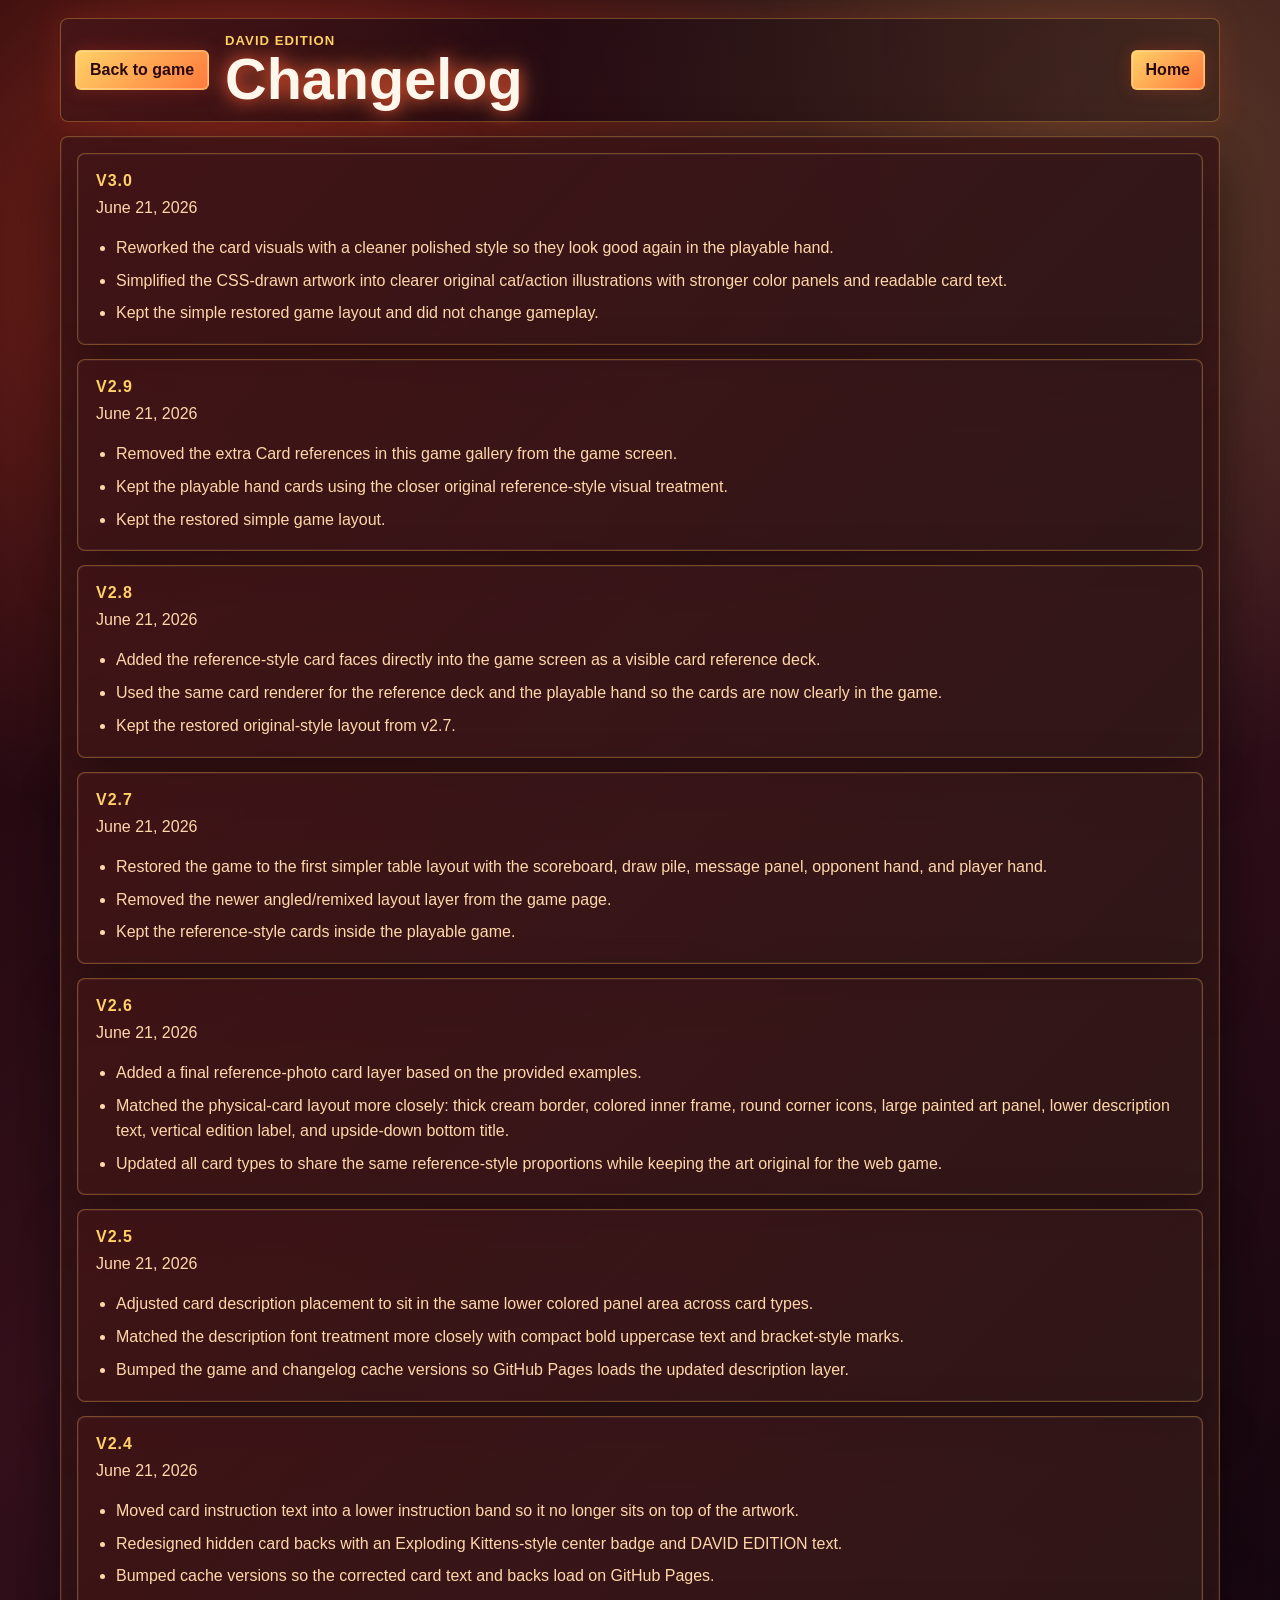
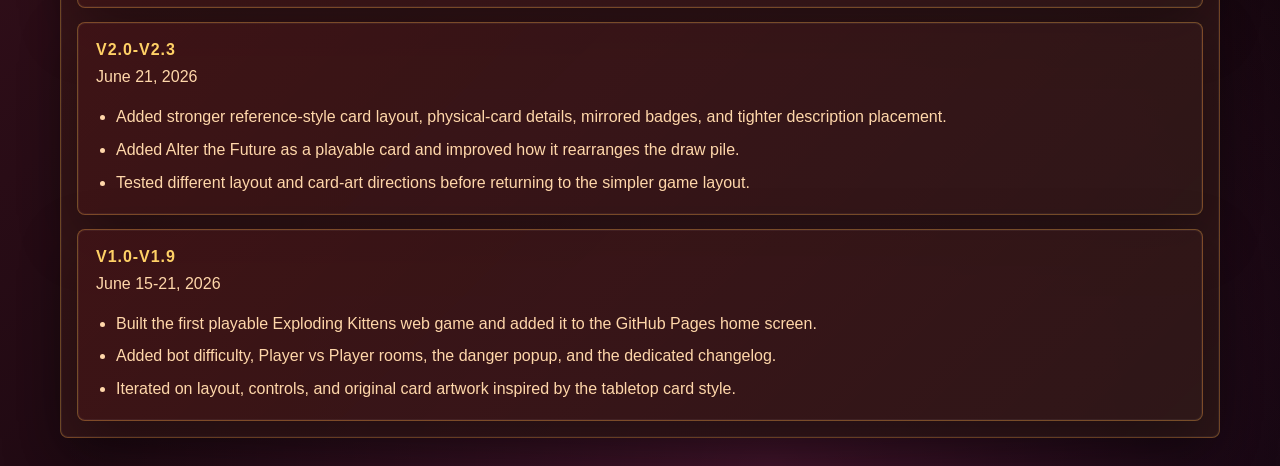
<file: apps/exploding-kittens/changelog.html>
<!doctype html>
<html lang="en">
  <head>
    <meta charset="utf-8">
    <meta name="viewport" content="width=device-width, initial-scale=1">
    <title>Exploding Kittens Changelog</title>
    <meta name="description" content="Version history for David's Exploding Kittens web game.">
    <link rel="stylesheet" href="styles.css">
    <link rel="stylesheet" href="features.css?v=3.0">
    <link rel="stylesheet" href="card-reference.css?v=3.0">
    <link rel="stylesheet" href="card-label-fix.css?v=3.0">
    <link rel="stylesheet" href="card-authenticity.css?v=3.0">
    <link rel="stylesheet" href="card-badge-text.css?v=3.0">
    <link rel="stylesheet" href="card-text-back-fix.css?v=3.0">
    <link rel="stylesheet" href="card-description-reference.css?v=3.0">
    <link rel="stylesheet" href="reference-photo-cards.css?v=3.0">
    <link rel="stylesheet" href="card-clean-polish.css?v=3.0">
  </head>
  <body>
    <main class="game-shell">
      <header class="topbar">
        <a href="./" class="home-link">Back to game</a>
        <div>
          <p class="eyebrow">David Edition</p>
          <h1>Changelog</h1>
        </div>
        <a href="../../" class="home-link">Home</a>
      </header>

      <section class="table changelog-page" aria-label="Exploding Kittens changelog">
        <article class="message-panel changelog-entry">
          <h2>v3.0</h2>
          <p>June 21, 2026</p>
          <ul>
            <li>Reworked the card visuals with a cleaner polished style so they look good again in the playable hand.</li>
            <li>Simplified the CSS-drawn artwork into clearer original cat/action illustrations with stronger color panels and readable card text.</li>
            <li>Kept the simple restored game layout and did not change gameplay.</li>
          </ul>
        </article>

        <article class="message-panel changelog-entry">
          <h2>v2.9</h2>
          <p>June 21, 2026</p>
          <ul>
            <li>Removed the extra Card references in this game gallery from the game screen.</li>
            <li>Kept the playable hand cards using the closer original reference-style visual treatment.</li>
            <li>Kept the restored simple game layout.</li>
          </ul>
        </article>

        <article class="message-panel changelog-entry">
          <h2>v2.8</h2>
          <p>June 21, 2026</p>
          <ul>
            <li>Added the reference-style card faces directly into the game screen as a visible card reference deck.</li>
            <li>Used the same card renderer for the reference deck and the playable hand so the cards are now clearly in the game.</li>
            <li>Kept the restored original-style layout from v2.7.</li>
          </ul>
        </article>

        <article class="message-panel changelog-entry">
          <h2>v2.7</h2>
          <p>June 21, 2026</p>
          <ul>
            <li>Restored the game to the first simpler table layout with the scoreboard, draw pile, message panel, opponent hand, and player hand.</li>
            <li>Removed the newer angled/remixed layout layer from the game page.</li>
            <li>Kept the reference-style cards inside the playable game.</li>
          </ul>
        </article>

        <article class="message-panel changelog-entry">
          <h2>v2.6</h2>
          <p>June 21, 2026</p>
          <ul>
            <li>Added a final reference-photo card layer based on the provided examples.</li>
            <li>Matched the physical-card layout more closely: thick cream border, colored inner frame, round corner icons, large painted art panel, lower description text, vertical edition label, and upside-down bottom title.</li>
            <li>Updated all card types to share the same reference-style proportions while keeping the art original for the web game.</li>
          </ul>
        </article>

        <article class="message-panel changelog-entry">
          <h2>v2.5</h2>
          <p>June 21, 2026</p>
          <ul>
            <li>Adjusted card description placement to sit in the same lower colored panel area across card types.</li>
            <li>Matched the description font treatment more closely with compact bold uppercase text and bracket-style marks.</li>
            <li>Bumped the game and changelog cache versions so GitHub Pages loads the updated description layer.</li>
          </ul>
        </article>

        <article class="message-panel changelog-entry">
          <h2>v2.4</h2>
          <p>June 21, 2026</p>
          <ul>
            <li>Moved card instruction text into a lower instruction band so it no longer sits on top of the artwork.</li>
            <li>Redesigned hidden card backs with an Exploding Kittens-style center badge and DAVID EDITION text.</li>
            <li>Bumped cache versions so the corrected card text and backs load on GitHub Pages.</li>
          </ul>
        </article>

        <article class="message-panel changelog-entry">
          <h2>v2.0-v2.3</h2>
          <p>June 21, 2026</p>
          <ul>
            <li>Added stronger reference-style card layout, physical-card details, mirrored badges, and tighter description placement.</li>
            <li>Added Alter the Future as a playable card and improved how it rearranges the draw pile.</li>
            <li>Tested different layout and card-art directions before returning to the simpler game layout.</li>
          </ul>
        </article>

        <article class="message-panel changelog-entry">
          <h2>v1.0-v1.9</h2>
          <p>June 15-21, 2026</p>
          <ul>
            <li>Built the first playable Exploding Kittens web game and added it to the GitHub Pages home screen.</li>
            <li>Added bot difficulty, Player vs Player rooms, the danger popup, and the dedicated changelog.</li>
            <li>Iterated on layout, controls, and original card artwork inspired by the tabletop card style.</li>
          </ul>
        </article>
      </section>
    </main>
  </body>
</html>
</file>
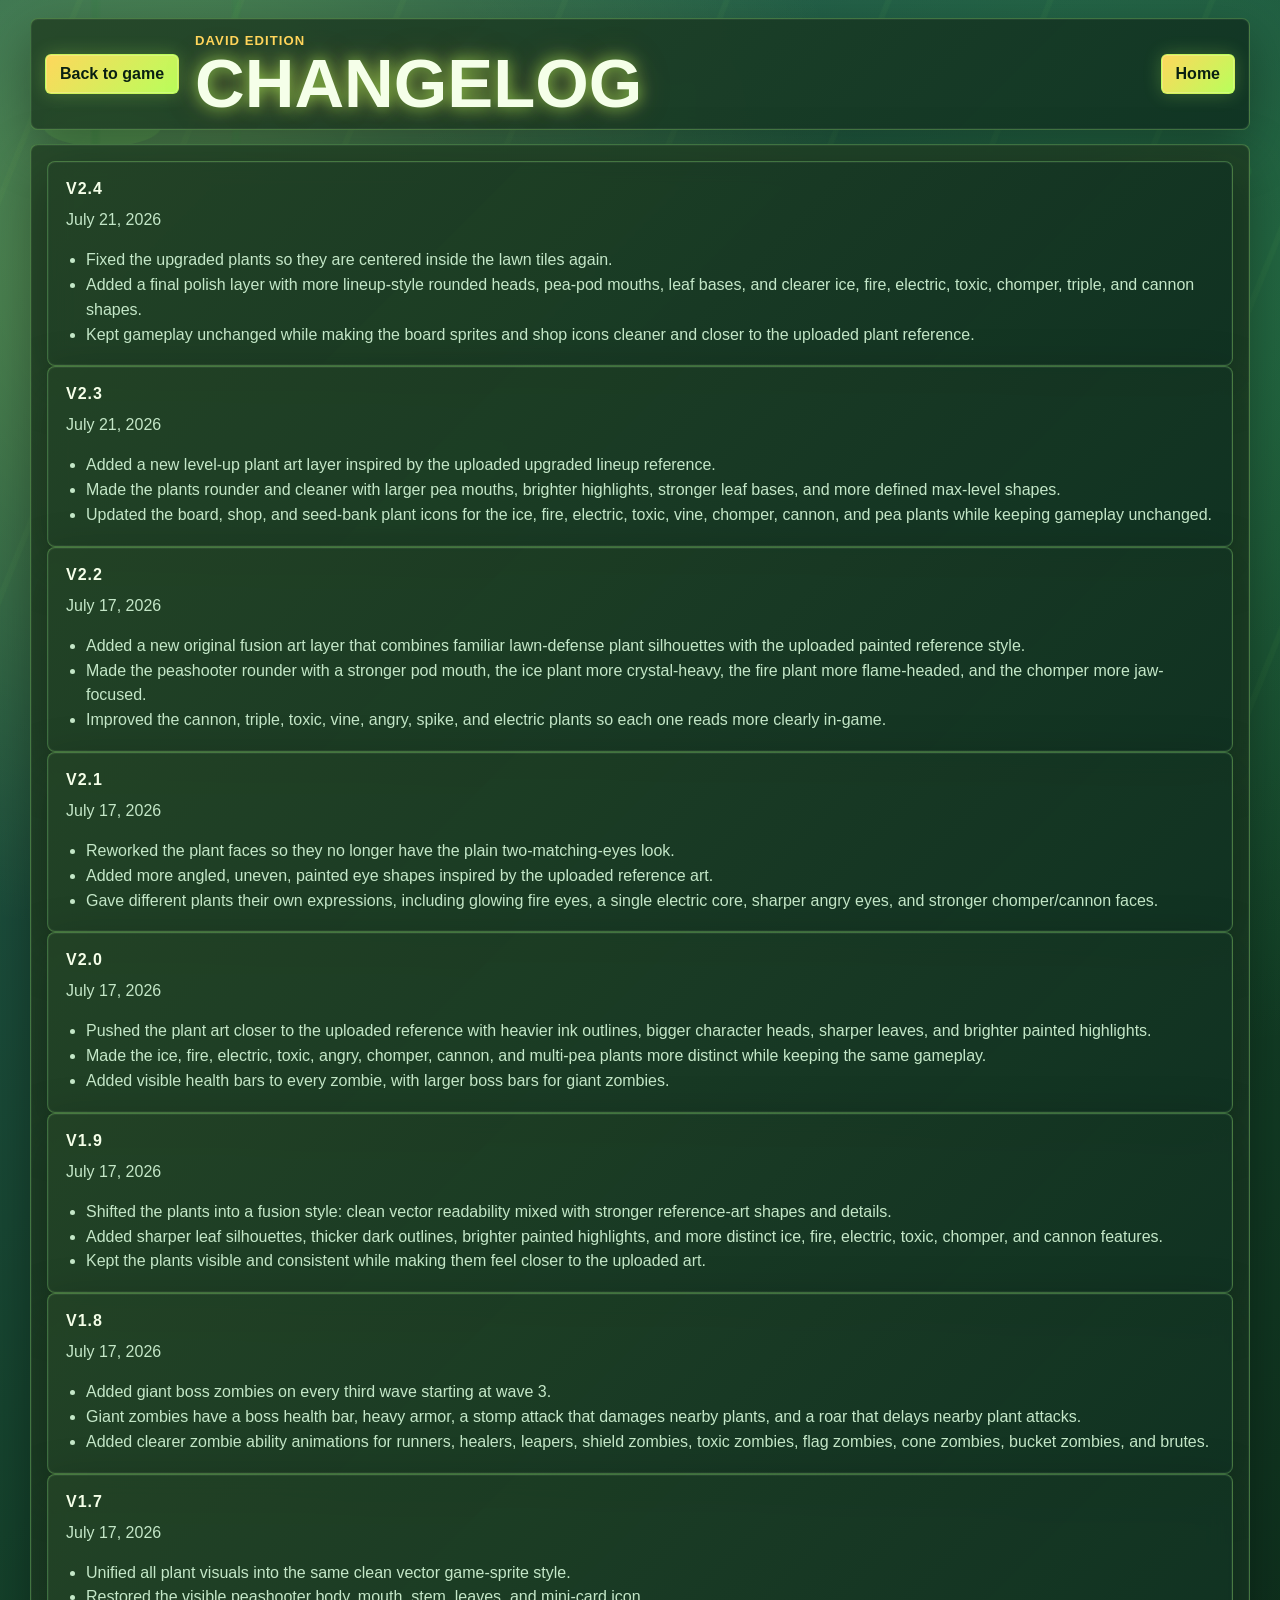
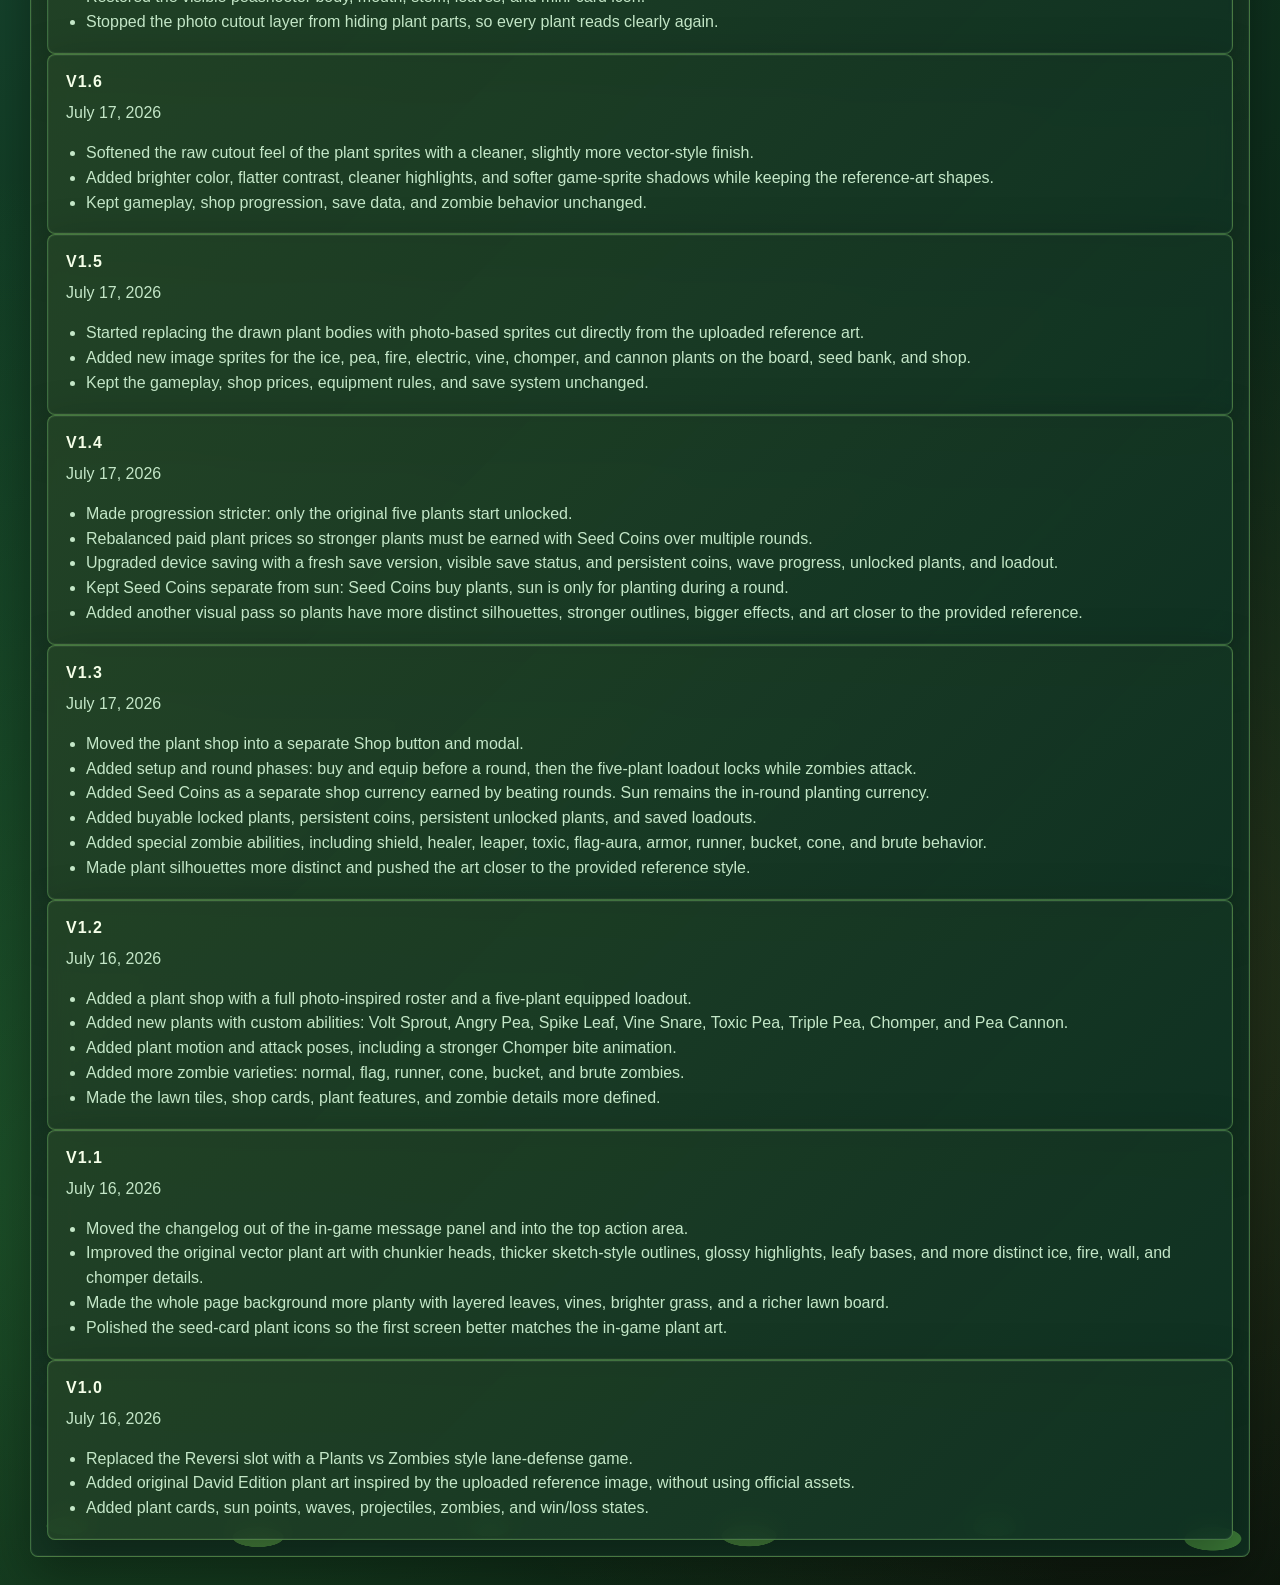
<file: apps/plants-vs-zombies/changelog.html>
<!doctype html>
<html lang="en">
  <head>
    <meta charset="utf-8">
    <meta name="viewport" content="width=device-width, initial-scale=1">
    <title>Plants vs Zombies Changelog</title>
    <meta name="description" content="Version history for David's Plants vs Zombies style web game.">
    <link rel="stylesheet" href="styles.css?v=1.1">
    <link rel="stylesheet" href="polish.css?v=1.4">
    <link rel="stylesheet" href="art-upgrade.css?v=1.0">
    <link rel="stylesheet" href="photo-sprites.css?v=1.0">
    <link rel="stylesheet" href="photo-sprites-2.css?v=1.0">
    <link rel="stylesheet" href="photo-sprites-3.css?v=1.0">
    <link rel="stylesheet" href="photo-sprites-4.css?v=1.0">
    <link rel="stylesheet" href="vector-sprite-polish.css?v=1.0">
    <link rel="stylesheet" href="unified-plant-style.css?v=1.0">
    <link rel="stylesheet" href="boss-zombies.css?v=1.0">
    <link rel="stylesheet" href="fusion-plant-style.css?v=1.0">
    <link rel="stylesheet" href="reference-plant-style.css?v=1.1">
    <link rel="stylesheet" href="game-fusion-style.css?v=1.0">
    <link rel="stylesheet" href="level-up-plant-style.css?v=1.0">
    <link rel="stylesheet" href="tile-centered-plant-style.css?v=1.0">
  </head>
  <body>
    <main class="game-shell">
      <header class="topbar">
        <a href="./" class="home-link">Back to game</a>
        <div>
          <p class="eyebrow">David Edition</p>
          <h1>CHANGELOG</h1>
        </div>
        <a href="../../" class="home-link">Home</a>
      </header>

      <section class="table changelog-page" aria-label="Plants vs Zombies changelog">
        <article class="message-panel changelog-entry">
          <h2>v2.4</h2>
          <p>July 21, 2026</p>
          <ul>
            <li>Fixed the upgraded plants so they are centered inside the lawn tiles again.</li>
            <li>Added a final polish layer with more lineup-style rounded heads, pea-pod mouths, leaf bases, and clearer ice, fire, electric, toxic, chomper, triple, and cannon shapes.</li>
            <li>Kept gameplay unchanged while making the board sprites and shop icons cleaner and closer to the uploaded plant reference.</li>
          </ul>
        </article>

        <article class="message-panel changelog-entry">
          <h2>v2.3</h2>
          <p>July 21, 2026</p>
          <ul>
            <li>Added a new level-up plant art layer inspired by the uploaded upgraded lineup reference.</li>
            <li>Made the plants rounder and cleaner with larger pea mouths, brighter highlights, stronger leaf bases, and more defined max-level shapes.</li>
            <li>Updated the board, shop, and seed-bank plant icons for the ice, fire, electric, toxic, vine, chomper, cannon, and pea plants while keeping gameplay unchanged.</li>
          </ul>
        </article>

        <article class="message-panel changelog-entry">
          <h2>v2.2</h2>
          <p>July 17, 2026</p>
          <ul>
            <li>Added a new original fusion art layer that combines familiar lawn-defense plant silhouettes with the uploaded painted reference style.</li>
            <li>Made the peashooter rounder with a stronger pod mouth, the ice plant more crystal-heavy, the fire plant more flame-headed, and the chomper more jaw-focused.</li>
            <li>Improved the cannon, triple, toxic, vine, angry, spike, and electric plants so each one reads more clearly in-game.</li>
          </ul>
        </article>

        <article class="message-panel changelog-entry">
          <h2>v2.1</h2>
          <p>July 17, 2026</p>
          <ul>
            <li>Reworked the plant faces so they no longer have the plain two-matching-eyes look.</li>
            <li>Added more angled, uneven, painted eye shapes inspired by the uploaded reference art.</li>
            <li>Gave different plants their own expressions, including glowing fire eyes, a single electric core, sharper angry eyes, and stronger chomper/cannon faces.</li>
          </ul>
        </article>

        <article class="message-panel changelog-entry">
          <h2>v2.0</h2>
          <p>July 17, 2026</p>
          <ul>
            <li>Pushed the plant art closer to the uploaded reference with heavier ink outlines, bigger character heads, sharper leaves, and brighter painted highlights.</li>
            <li>Made the ice, fire, electric, toxic, angry, chomper, cannon, and multi-pea plants more distinct while keeping the same gameplay.</li>
            <li>Added visible health bars to every zombie, with larger boss bars for giant zombies.</li>
          </ul>
        </article>

        <article class="message-panel changelog-entry">
          <h2>v1.9</h2>
          <p>July 17, 2026</p>
          <ul>
            <li>Shifted the plants into a fusion style: clean vector readability mixed with stronger reference-art shapes and details.</li>
            <li>Added sharper leaf silhouettes, thicker dark outlines, brighter painted highlights, and more distinct ice, fire, electric, toxic, chomper, and cannon features.</li>
            <li>Kept the plants visible and consistent while making them feel closer to the uploaded art.</li>
          </ul>
        </article>

        <article class="message-panel changelog-entry">
          <h2>v1.8</h2>
          <p>July 17, 2026</p>
          <ul>
            <li>Added giant boss zombies on every third wave starting at wave 3.</li>
            <li>Giant zombies have a boss health bar, heavy armor, a stomp attack that damages nearby plants, and a roar that delays nearby plant attacks.</li>
            <li>Added clearer zombie ability animations for runners, healers, leapers, shield zombies, toxic zombies, flag zombies, cone zombies, bucket zombies, and brutes.</li>
          </ul>
        </article>

        <article class="message-panel changelog-entry">
          <h2>v1.7</h2>
          <p>July 17, 2026</p>
          <ul>
            <li>Unified all plant visuals into the same clean vector game-sprite style.</li>
            <li>Restored the visible peashooter body, mouth, stem, leaves, and mini-card icon.</li>
            <li>Stopped the photo cutout layer from hiding plant parts, so every plant reads clearly again.</li>
          </ul>
        </article>

        <article class="message-panel changelog-entry">
          <h2>v1.6</h2>
          <p>July 17, 2026</p>
          <ul>
            <li>Softened the raw cutout feel of the plant sprites with a cleaner, slightly more vector-style finish.</li>
            <li>Added brighter color, flatter contrast, cleaner highlights, and softer game-sprite shadows while keeping the reference-art shapes.</li>
            <li>Kept gameplay, shop progression, save data, and zombie behavior unchanged.</li>
          </ul>
        </article>

        <article class="message-panel changelog-entry">
          <h2>v1.5</h2>
          <p>July 17, 2026</p>
          <ul>
            <li>Started replacing the drawn plant bodies with photo-based sprites cut directly from the uploaded reference art.</li>
            <li>Added new image sprites for the ice, pea, fire, electric, vine, chomper, and cannon plants on the board, seed bank, and shop.</li>
            <li>Kept the gameplay, shop prices, equipment rules, and save system unchanged.</li>
          </ul>
        </article>

        <article class="message-panel changelog-entry">
          <h2>v1.4</h2>
          <p>July 17, 2026</p>
          <ul>
            <li>Made progression stricter: only the original five plants start unlocked.</li>
            <li>Rebalanced paid plant prices so stronger plants must be earned with Seed Coins over multiple rounds.</li>
            <li>Upgraded device saving with a fresh save version, visible save status, and persistent coins, wave progress, unlocked plants, and loadout.</li>
            <li>Kept Seed Coins separate from sun: Seed Coins buy plants, sun is only for planting during a round.</li>
            <li>Added another visual pass so plants have more distinct silhouettes, stronger outlines, bigger effects, and art closer to the provided reference.</li>
          </ul>
        </article>

        <article class="message-panel changelog-entry">
          <h2>v1.3</h2>
          <p>July 17, 2026</p>
          <ul>
            <li>Moved the plant shop into a separate Shop button and modal.</li>
            <li>Added setup and round phases: buy and equip before a round, then the five-plant loadout locks while zombies attack.</li>
            <li>Added Seed Coins as a separate shop currency earned by beating rounds. Sun remains the in-round planting currency.</li>
            <li>Added buyable locked plants, persistent coins, persistent unlocked plants, and saved loadouts.</li>
            <li>Added special zombie abilities, including shield, healer, leaper, toxic, flag-aura, armor, runner, bucket, cone, and brute behavior.</li>
            <li>Made plant silhouettes more distinct and pushed the art closer to the provided reference style.</li>
          </ul>
        </article>

        <article class="message-panel changelog-entry">
          <h2>v1.2</h2>
          <p>July 16, 2026</p>
          <ul>
            <li>Added a plant shop with a full photo-inspired roster and a five-plant equipped loadout.</li>
            <li>Added new plants with custom abilities: Volt Sprout, Angry Pea, Spike Leaf, Vine Snare, Toxic Pea, Triple Pea, Chomper, and Pea Cannon.</li>
            <li>Added plant motion and attack poses, including a stronger Chomper bite animation.</li>
            <li>Added more zombie varieties: normal, flag, runner, cone, bucket, and brute zombies.</li>
            <li>Made the lawn tiles, shop cards, plant features, and zombie details more defined.</li>
          </ul>
        </article>

        <article class="message-panel changelog-entry">
          <h2>v1.1</h2>
          <p>July 16, 2026</p>
          <ul>
            <li>Moved the changelog out of the in-game message panel and into the top action area.</li>
            <li>Improved the original vector plant art with chunkier heads, thicker sketch-style outlines, glossy highlights, leafy bases, and more distinct ice, fire, wall, and chomper details.</li>
            <li>Made the whole page background more planty with layered leaves, vines, brighter grass, and a richer lawn board.</li>
            <li>Polished the seed-card plant icons so the first screen better matches the in-game plant art.</li>
          </ul>
        </article>

        <article class="message-panel changelog-entry">
          <h2>v1.0</h2>
          <p>July 16, 2026</p>
          <ul>
            <li>Replaced the Reversi slot with a Plants vs Zombies style lane-defense game.</li>
            <li>Added original David Edition plant art inspired by the uploaded reference image, without using official assets.</li>
            <li>Added plant cards, sun points, waves, projectiles, zombies, and win/loss states.</li>
          </ul>
        </article>
      </section>
    </main>
  </body>
</html>
</file>
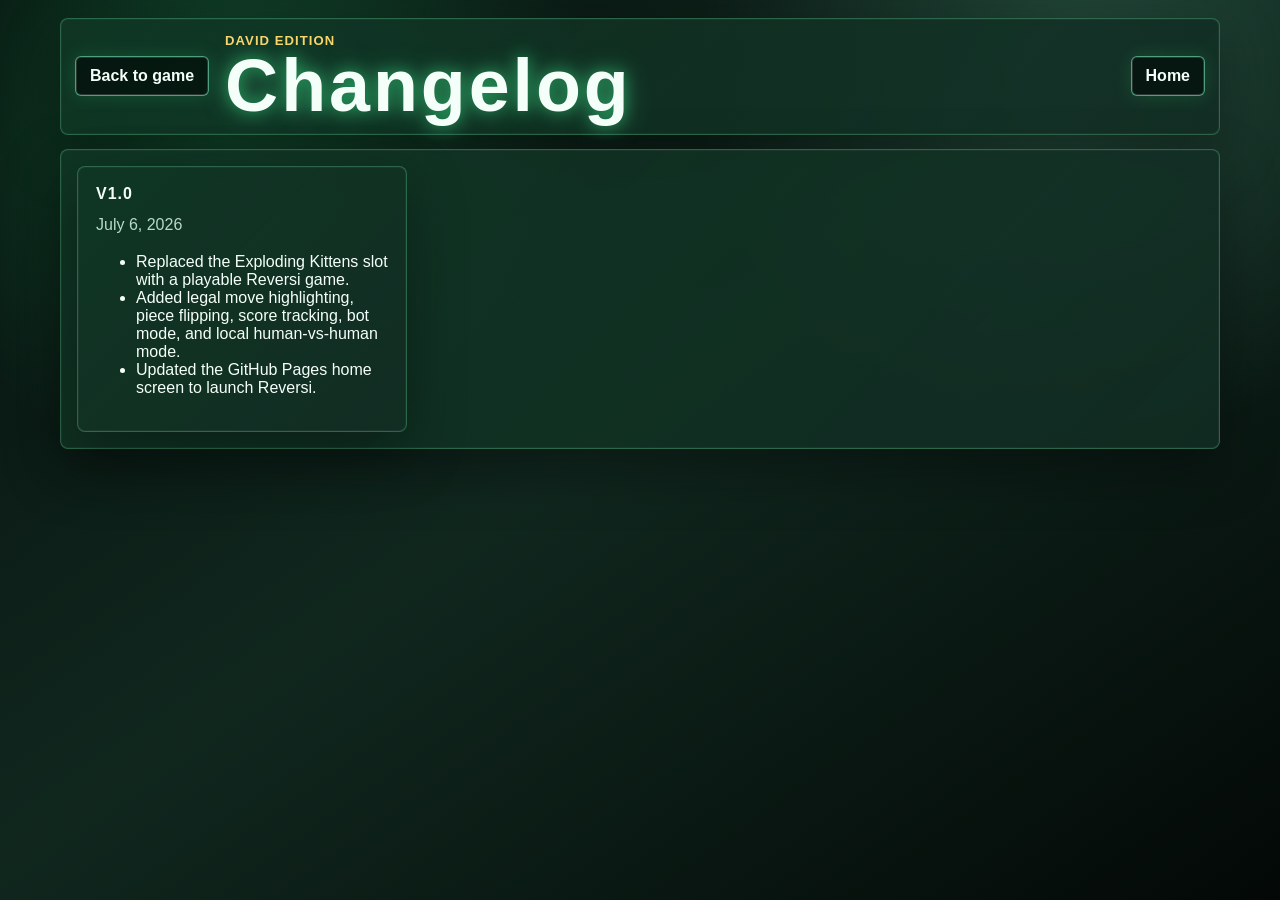
<file: apps/reversi/changelog.html>
<!doctype html>
<html lang="en">
  <head>
    <meta charset="utf-8">
    <meta name="viewport" content="width=device-width, initial-scale=1">
    <title>Reversi Changelog</title>
    <meta name="description" content="Version history for David's Reversi web game.">
    <link rel="stylesheet" href="styles.css">
  </head>
  <body>
    <main class="game-shell">
      <header class="topbar">
        <a href="./" class="home-link">Back to game</a>
        <div>
          <p class="eyebrow">David Edition</p>
          <h1>Changelog</h1>
        </div>
        <a href="../../" class="home-link">Home</a>
      </header>

      <section class="table changelog-page" aria-label="Reversi changelog">
        <article class="message-panel changelog-entry">
          <h2>v1.0</h2>
          <p>July 6, 2026</p>
          <ul>
            <li>Replaced the Exploding Kittens slot with a playable Reversi game.</li>
            <li>Added legal move highlighting, piece flipping, score tracking, bot mode, and local human-vs-human mode.</li>
            <li>Updated the GitHub Pages home screen to launch Reversi.</li>
          </ul>
        </article>
      </section>
    </main>
  </body>
</html>
</file>
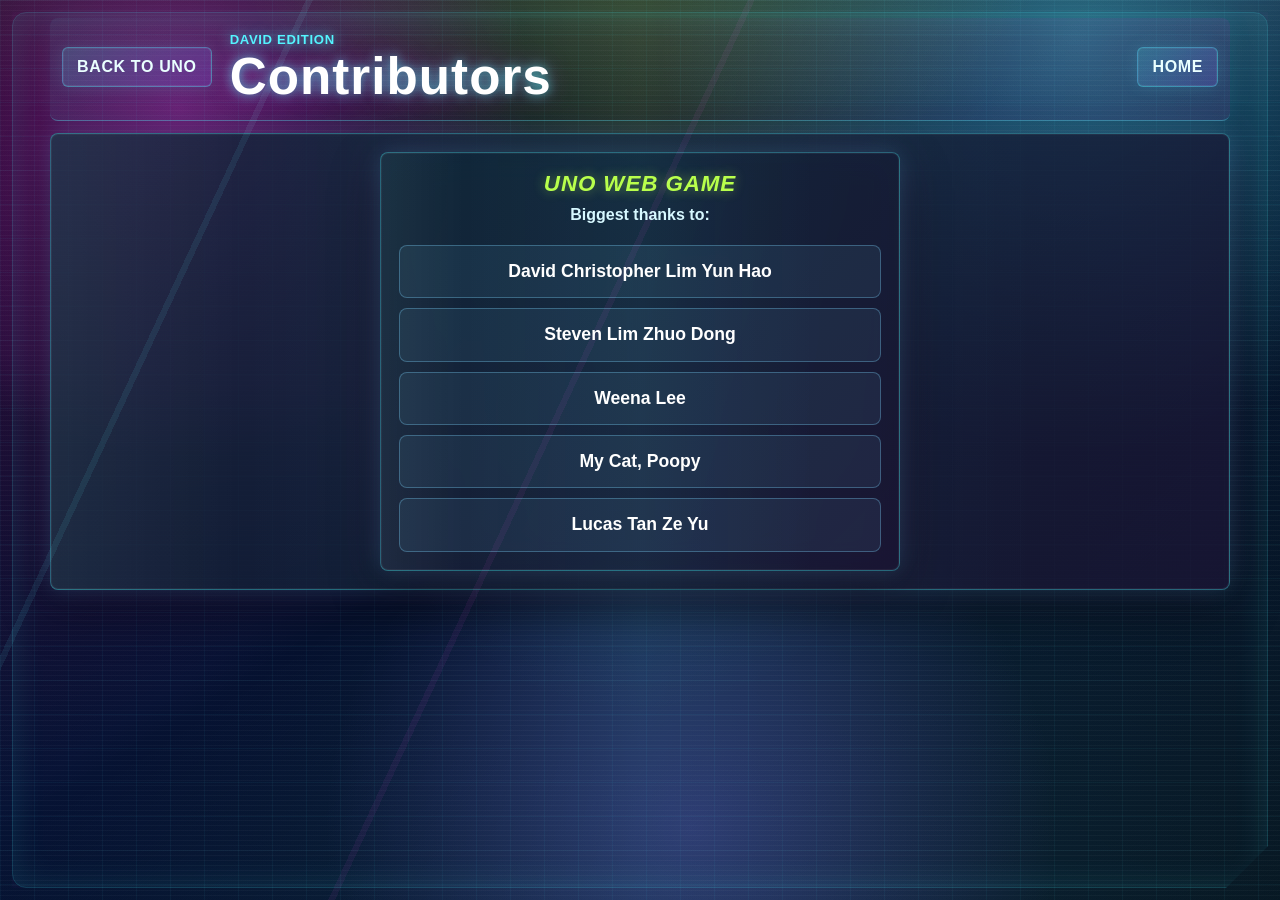
<file: apps/uno/contributors.html>
<!doctype html>
<html lang="en">
  <head>
    <meta charset="utf-8">
    <meta name="viewport" content="width=device-width, initial-scale=1">
    <title>UNO Contributors</title>
    <meta name="description" content="Contributors for David's UNO Web Game.">
    <link rel="stylesheet" href="styles.css">
    <link rel="stylesheet" href="wild-fix.css">
    <link rel="stylesheet" href="pvp-fix.css">
    <link rel="stylesheet" href="futuristic-theme.css">
    <link rel="stylesheet" href="future-plus.css">
  </head>
  <body>
    <main class="game-shell">
      <header class="topbar">
        <a href="./" class="home-link">Back to UNO</a>
        <div>
          <p class="eyebrow">David Edition</p>
          <h1>Contributors</h1>
        </div>
        <a href="../../" class="home-link">Home</a>
      </header>

      <section class="table changelog-page contributors-page" aria-label="UNO contributors">
        <article class="message-panel changelog-entry contributor-card">
          <h2>UNO Web Game</h2>
          <p>Biggest thanks to:</p>
          <ul>
            <li>David Christopher Lim Yun Hao</li>
            <li>Steven Lim Zhuo Dong</li>
            <li>Weena Lee</li>
            <li>My Cat, Poopy</li>
            <li>Lucas Tan Ze Yu</li>
          </ul>
        </article>
      </section>
    </main>
  </body>
</html>
</file>
<file: assets/styles.css>
:root {
  color-scheme: light;
  --ink: #1b1f24;
  --muted: #5c6670;
  --line: #d8dee4;
  --surface: #ffffff;
  --accent: #0969da;
  --page: #f6f8fa;
  --neo-cyan: #4cf5ff;
  --neo-pink: #ff2eec;
  --neo-violet: #8b5cff;
  --neo-lime: #b8ff4c;
}

* {
  box-sizing: border-box;
}

body {
  margin: 0;
  min-height: 100vh;
  font-family: Arial, Helvetica, sans-serif;
  color: var(--ink);
  background: var(--page);
  transition: color 220ms ease, background 220ms ease;
}

.page {
  width: min(960px, calc(100% - 32px));
  margin: 0 auto;
  padding: 64px 0;
}

.intro {
  padding: 48px 0;
}

.eyebrow {
  margin: 0 0 12px;
  color: var(--accent);
  font-size: 0.9rem;
  font-weight: 700;
  letter-spacing: 0.04em;
  text-transform: uppercase;
}

h1,
h2,
h3,
p {
  margin-top: 0;
}

h1 {
  max-width: 760px;
  margin-bottom: 18px;
  font-size: clamp(2.5rem, 8vw, 5rem);
  line-height: 0.95;
}

.lede {
  max-width: 660px;
  color: var(--muted);
  font-size: 1.25rem;
  line-height: 1.6;
}

.apps {
  border-top: 1px solid var(--line);
  padding-top: 32px;
}

.app-list {
  display: grid;
  grid-template-columns: 1fr;
  gap: 16px;
  max-width: 680px;
}

.app-card {
  display: flex;
  flex-direction: column;
  align-items: flex-start;
  min-height: 140px;
  padding: 20px;
  border: 1px solid var(--line);
  border-radius: 8px;
  background: var(--surface);
  transition: border-color 180ms ease, background 180ms ease, box-shadow 180ms ease, transform 180ms ease;
}

.app-card p {
  flex: 1;
  color: var(--muted);
  line-height: 1.5;
}

.app-link {
  display: inline-flex;
  align-items: center;
  justify-content: center;
  min-height: 40px;
  padding: 0 14px;
  border-radius: 6px;
  color: #ffffff;
  background: var(--accent);
  font-weight: 700;
  text-decoration: none;
  transition: border-color 180ms ease, background 180ms ease, box-shadow 180ms ease, color 180ms ease;
}

.app-link:focus,
.app-link:hover {
  background: #0759bd;
}

.uno-card .app-link {
  position: relative;
  overflow: hidden;
  border: 1px solid rgba(145, 249, 255, 1);
  border-radius: 4px;
  clip-path: polygon(10px 0, 100% 0, 100% calc(100% - 10px), calc(100% - 10px) 100%, 0 100%, 0 10px);
  color: #ffffff;
  background:
    linear-gradient(90deg, rgba(76, 245, 255, 0.34), rgba(139, 92, 255, 0.26), rgba(255, 46, 236, 0.3)),
    linear-gradient(180deg, rgba(255, 255, 255, 0.13), transparent 50%),
    rgba(1, 10, 27, 0.78);
  box-shadow:
    0 0 0 1px rgba(255, 255, 255, 0.3) inset,
    0 0 16px rgba(76, 245, 255, 0.95),
    0 0 34px rgba(76, 245, 255, 0.62),
    0 0 56px rgba(79, 115, 255, 0.38);
  text-transform: uppercase;
  letter-spacing: 0.04em;
  text-shadow:
    0 0 8px rgba(255, 255, 255, 0.8),
    0 0 16px rgba(76, 245, 255, 0.8);
}

.uno-card .app-link::before {
  position: absolute;
  inset: -80% 12%;
  content: "";
  background: linear-gradient(90deg, transparent, rgba(255, 255, 255, 0.72), transparent);
  opacity: 0.48;
  transform: rotate(18deg);
  pointer-events: none;
}

.uno-card .app-link::after {
  position: absolute;
  inset: 5px;
  content: "";
  border: 1px solid rgba(184, 255, 76, 0.28);
  clip-path: polygon(8px 0, 100% 0, 100% calc(100% - 8px), calc(100% - 8px) 100%, 0 100%, 0 8px);
  pointer-events: none;
}

.uno-card .app-link:focus,
.uno-card .app-link:hover {
  color: #ffffff;
  border-color: #bdfbff;
  background:
    linear-gradient(90deg, rgba(184, 255, 76, 0.22), rgba(76, 245, 255, 0.3), rgba(255, 46, 236, 0.26)),
    rgba(4, 12, 32, 0.5);
  box-shadow:
    0 0 0 1px rgba(255, 255, 255, 0.28) inset,
    0 0 18px rgba(189, 251, 255, 0.9),
    0 0 40px rgba(76, 245, 255, 0.58),
    0 0 62px rgba(255, 46, 236, 0.32);
}

.uno-card {
  position: relative;
  isolation: isolate;
  overflow: hidden;
  border: 1px solid rgba(124, 247, 255, 0.92);
  border-radius: 6px;
  clip-path: polygon(18px 0, 100% 0, 100% calc(100% - 24px), calc(100% - 24px) 100%, 0 100%, 0 18px);
  background:
    linear-gradient(120deg, transparent 0 16%, rgba(255, 255, 255, 0.18) 16% 16.6%, transparent 16.6% 100%),
    linear-gradient(rgba(118, 244, 255, 0.12) 1px, transparent 1px),
    linear-gradient(90deg, rgba(118, 244, 255, 0.1) 1px, transparent 1px),
    radial-gradient(circle at 12% 18%, rgba(76, 245, 255, 0.58), transparent 28%),
    radial-gradient(circle at 88% 0%, rgba(255, 46, 236, 0.46), transparent 30%),
    radial-gradient(circle at 75% 92%, rgba(184, 255, 76, 0.24), transparent 26%),
    linear-gradient(135deg, rgba(2, 18, 48, 0.96), rgba(35, 7, 76, 0.92) 54%, rgba(1, 28, 44, 0.96));
  background-size: auto, 18px 18px, 18px 18px, auto, auto, auto, auto;
  box-shadow:
    0 0 0 1px rgba(228, 254, 255, 0.26) inset,
    0 0 20px rgba(76, 245, 255, 0.92),
    0 0 52px rgba(76, 245, 255, 0.56),
    0 0 86px rgba(89, 96, 255, 0.38),
    0 18px 45px rgba(0, 0, 0, 0.24);
  transform: translateY(-2px);
}

.uno-card::before,
.uno-card::after {
  position: absolute;
  content: "";
  pointer-events: none;
  z-index: 0;
}

.uno-card > * {
  position: relative;
  z-index: 1;
}

.uno-card::before {
  inset: 0;
  background:
    linear-gradient(115deg, transparent 0 20%, rgba(255, 255, 255, 0.17) 28%, transparent 36% 100%),
    conic-gradient(from 130deg at 88% 14%, rgba(184, 255, 76, 0.22), rgba(76, 245, 255, 0.28), rgba(255, 46, 236, 0.22), rgba(184, 255, 76, 0.22));
  mix-blend-mode: screen;
  opacity: 0.76;
}

.uno-card::after {
  inset: auto 18px 16px auto;
  width: 78px;
  height: 2px;
  background: linear-gradient(90deg, transparent, #7ff7ff, transparent);
  box-shadow:
    -42px -88px 0 rgba(76, 245, 255, 0.5),
    0 0 18px rgba(76, 245, 255, 0.9);
}

.uno-card h3 {
  color: #ffffff;
  letter-spacing: 0.04em;
  text-transform: uppercase;
  text-shadow:
    0 0 12px rgba(76, 245, 255, 0.88),
    0 0 26px rgba(255, 46, 236, 0.36);
}

.uno-card p {
  color: #d7f8ff;
}

.uno-card:hover,
.uno-card:focus-within {
  border-color: rgba(189, 251, 255, 0.95);
  box-shadow:
    0 0 0 1px rgba(255, 255, 255, 0.22) inset,
    0 0 22px rgba(189, 251, 255, 0.88),
    0 0 52px rgba(76, 245, 255, 0.48),
    0 0 82px rgba(255, 46, 236, 0.3),
    0 20px 48px rgba(0, 0, 0, 0.26);
}

.kittens-card {
  position: relative;
  overflow: hidden;
  border-color: rgba(255, 209, 102, 0.78);
  background:
    radial-gradient(circle at 12% 18%, rgba(255, 77, 46, 0.42), transparent 30%),
    radial-gradient(circle at 88% 8%, rgba(255, 209, 102, 0.34), transparent 28%),
    linear-gradient(145deg, rgba(50, 9, 20, 0.96), rgba(104, 24, 38, 0.9));
  box-shadow:
    0 0 0 1px rgba(255, 255, 255, 0.12) inset,
    0 0 24px rgba(255, 77, 46, 0.34),
    0 16px 42px rgba(0, 0, 0, 0.22);
}

.kittens-card::before {
  position: absolute;
  inset: 0;
  content: "";
  background:
    linear-gradient(115deg, transparent 0 24%, rgba(255, 255, 255, 0.16) 24% 24.8%, transparent 24.8% 100%),
    radial-gradient(circle at 78% 82%, rgba(255, 79, 163, 0.28), transparent 30%);
  pointer-events: none;
}

.kittens-card > * {
  position: relative;
  z-index: 1;
}

.kittens-card h3 {
  color: #fff7eb;
  letter-spacing: 0.04em;
  text-transform: uppercase;
  text-shadow:
    0 0 14px rgba(255, 77, 46, 0.88),
    0 0 28px rgba(255, 209, 102, 0.34);
}

.kittens-card p {
  color: #ffd7aa;
}

.kittens-card .app-link {
  position: relative;
  overflow: hidden;
  min-height: 40px;
  color: #fff7eb;
  border: 1px solid rgba(255, 225, 132, 0.92);
  border-radius: 4px;
  clip-path: polygon(10px 0, 100% 0, 100% calc(100% - 10px), calc(100% - 10px) 100%, 0 100%, 0 10px);
  background:
    linear-gradient(90deg, rgba(255, 209, 102, 0.44), rgba(255, 77, 46, 0.48), rgba(255, 79, 163, 0.36)),
    linear-gradient(180deg, rgba(255, 255, 255, 0.16), transparent 54%),
    rgba(46, 6, 13, 0.86);
  box-shadow:
    0 0 0 1px rgba(255, 255, 255, 0.26) inset,
    0 0 18px rgba(255, 209, 102, 0.62),
    0 0 34px rgba(255, 77, 46, 0.58);
  text-transform: uppercase;
  letter-spacing: 0.04em;
  text-shadow:
    0 0 10px rgba(255, 247, 235, 0.82),
    0 0 18px rgba(255, 209, 102, 0.62);
}

.kittens-card .app-link::before {
  position: absolute;
  inset: -80% 12%;
  content: "";
  background: linear-gradient(90deg, transparent, rgba(255, 255, 255, 0.76), transparent);
  opacity: 0.42;
  transform: rotate(18deg);
  pointer-events: none;
}

.kittens-card .app-link:hover,
.kittens-card .app-link:focus {
  color: #ffffff;
  border-color: #fff1a8;
  background:
    linear-gradient(90deg, rgba(255, 241, 168, 0.52), rgba(255, 79, 163, 0.42), rgba(255, 77, 46, 0.44)),
    rgba(58, 9, 18, 0.78);
  box-shadow:
    0 0 0 1px rgba(255, 255, 255, 0.28) inset,
    0 0 22px rgba(255, 209, 102, 0.72),
    0 0 42px rgba(255, 77, 46, 0.58),
    0 0 62px rgba(255, 79, 163, 0.32);
}

.visually-hidden {
  position: absolute;
  width: 1px;
  height: 1px;
  margin: -1px;
  padding: 0;
  overflow: hidden;
  clip: rect(0 0 0 0);
  white-space: nowrap;
  border: 0;
}

.era-bar {
  display: flex;
  justify-content: center;
  margin-bottom: 4px;
}

.era-switch {
  position: relative;
  display: grid;
  grid-template-columns: 1fr 1fr;
  width: 124px;
  padding: 2px;
  border-radius: 999px;
  isolation: isolate;
  background: transparent;
}

.era-thumb {
  position: absolute;
  top: 2px;
  bottom: 2px;
  left: 2px;
  z-index: -1;
  width: calc(50% - 2px);
  border-radius: 999px;
  background: #edf0f3;
  transition: transform 220ms ease;
}

.era-switch[data-era="legacy"] .era-thumb {
  transform: translateX(100%);
}

.era-tab {
  min-height: 22px;
  padding: 0 8px;
  border: 0;
  border-radius: 999px;
  color: #aab1b8;
  background: transparent;
  font: inherit;
  font-size: 0.66rem;
  font-weight: 600;
  letter-spacing: 0.04em;
  cursor: pointer;
  transition: color 180ms ease;
}

.era-tab:hover,
.era-tab.is-active {
  color: #6b737c;
}

.era-tab:focus-visible {
  outline: 2px solid var(--accent);
  outline-offset: 1px;
}

.era-panel:not([hidden]) {
  animation: era-panel-in 380ms cubic-bezier(0.2, 0.8, 0.3, 1);
}

@keyframes era-panel-in {
  from { opacity: 0; transform: translateY(14px) scale(0.985); }
  to { opacity: 1; transform: none; }
}

@media (prefers-reduced-motion: reduce) {
  .era-thumb { transition: none; }
  .era-panel:not([hidden]) { animation: none; }
}

.era-panel[hidden] {
  display: none;
}

.sketch-clash-card {
  position: relative;
  align-items: stretch;
  height: 367px;
  min-height: 0;
  padding: 12px;
  overflow: hidden;
  border: 1px solid var(--line);
  background: #ffffff;
}

.sketch-clash-title {
  display: block;
  width: 100%;
  height: 100%;
  object-fit: contain;
}

@media (max-width: 560px) {
  .sketch-clash-card {
    height: 336px;
  }
}

.card-link {
  position: absolute;
  inset: 0;
  z-index: 2;
  border-radius: inherit;
}

.card-link:focus-visible {
  outline: 3px solid var(--accent);
  outline-offset: -3px;
}

.sketch-clash-card:hover {
  border-color: #b9c4d2;
  box-shadow: 0 4px 16px rgba(27, 31, 36, 0.08);
}

.play-badge {
  position: absolute;
  top: 12px;
  right: 12px;
  z-index: 1;
  display: inline-flex;
  align-items: center;
  min-height: 34px;
  padding: 0 16px;
  border-radius: 6px;
  color: #ffffff;
  background: var(--accent);
  font-weight: 700;
  transition: background 180ms ease;
}

.sketch-clash-card:hover .play-badge {
  background: #0759bd;
}

code {
  font-family: Consolas, "Courier New", monospace;
  font-size: 0.95em;
}
</file>
<file: assets/wide-cards.css>
@media (min-width: 700px) {
  .app-list {
    max-width: 860px;
  }
}
</file>
<file: assets/reversi-card.css>
.reversi-card {
  position: relative;
  isolation: isolate;
  overflow: hidden;
  border-color: rgba(134, 255, 208, 0.78);
  background:
    linear-gradient(rgba(134, 255, 208, 0.1) 1px, transparent 1px),
    linear-gradient(90deg, rgba(134, 255, 208, 0.08) 1px, transparent 1px),
    radial-gradient(circle at 14% 18%, rgba(40, 199, 111, 0.42), transparent 30%),
    radial-gradient(circle at 88% 10%, rgba(249, 214, 107, 0.25), transparent 28%),
    linear-gradient(145deg, rgba(5, 28, 21, 0.98), rgba(14, 83, 55, 0.92));
  background-size: 22px 22px, 22px 22px, auto, auto, auto;
  box-shadow:
    0 0 0 1px rgba(255, 255, 255, 0.12) inset,
    0 0 24px rgba(40, 199, 111, 0.34),
    0 16px 42px rgba(0, 0, 0, 0.22);
}

.reversi-card::before {
  display: none;
}

.reversi-card::after {
  position: absolute;
  inset: 0;
  content: "";
  background:
    linear-gradient(115deg, transparent 0 24%, rgba(255, 255, 255, 0.15) 24% 24.7%, transparent 24.7% 100%),
    radial-gradient(circle at 80% 84%, rgba(134, 255, 208, 0.24), transparent 30%);
  pointer-events: none;
}

.reversi-card > * {
  position: relative;
  z-index: 1;
}

.reversi-card h3 {
  color: #f5fff9;
  letter-spacing: 0.04em;
  text-transform: uppercase;
  text-shadow:
    0 0 14px rgba(40, 199, 111, 0.88),
    0 0 28px rgba(134, 255, 208, 0.34);
}

.reversi-card p {
  color: #c8ecdc;
}

.reversi-card .app-link {
  position: relative;
  overflow: hidden;
  min-height: 40px;
  color: #03100b;
  border: 1px solid rgba(134, 255, 208, 0.92);
  border-radius: 4px;
  clip-path: polygon(10px 0, 100% 0, 100% calc(100% - 10px), calc(100% - 10px) 100%, 0 100%, 0 10px);
  background:
    linear-gradient(90deg, rgba(249, 214, 107, 0.62), rgba(134, 255, 208, 0.58), rgba(40, 199, 111, 0.6)),
    linear-gradient(180deg, rgba(255, 255, 255, 0.2), transparent 54%);
  box-shadow:
    0 0 0 1px rgba(255, 255, 255, 0.28) inset,
    0 0 18px rgba(134, 255, 208, 0.62),
    0 0 34px rgba(40, 199, 111, 0.48);
  text-transform: uppercase;
  letter-spacing: 0.04em;
}

.reversi-card .app-link:hover,
.reversi-card .app-link:focus {
  color: #03100b;
  border-color: #dcffef;
  background:
    linear-gradient(90deg, rgba(255, 232, 125, 0.72), rgba(175, 255, 224, 0.66), rgba(40, 199, 111, 0.62));
  box-shadow:
    0 0 0 1px rgba(255, 255, 255, 0.28) inset,
    0 0 22px rgba(134, 255, 208, 0.72),
    0 0 42px rgba(40, 199, 111, 0.48);
}
</file>
<file: assets/hyper-fishies-card.css>
/* Hyper Fishies card — a weathered wood-and-gold plaque, matching the
   in-game panel's own palette and 'Pirata One' wordmark treatment instead
   of the old sunny-beach cyan card. Structurally the same shape every other
   card on this page uses (isolate + ::before/::after texture layers), just
   themed dark and nautical like Reversi's own card goes dark-matrix.
   Brought up to the same "alive" level as the neon UNO/Reversi cards —
   an ambient gold glow, a slow diagonal shimmer sweep, and a pulsing
   lantern-glow behind the emblem — instead of sitting flat next to them. */
.hyper-fishies-card {
  position: relative;
  isolation: isolate;
  overflow: hidden;
  display: flex;
  flex-direction: column;
  align-items: center;
  justify-content: center;
  text-align: center;
  gap: 10px;
  min-height: 300px;
  padding: 34px 28px;
  border: 3px solid rgba(255, 180, 84, 0.55);
  border-radius: 16px;
  background: linear-gradient(165deg, #4a3320 0%, #1c1006 100%);
  box-shadow:
    0 14px 0 rgba(10, 6, 2, 0.4),
    0 24px 46px rgba(0, 0, 0, 0.4),
    0 0 22px rgba(255, 180, 84, 0.28),
    0 0 50px rgba(255, 180, 84, 0.14),
    inset 0 0 0 6px rgba(20, 12, 6, 0.4),
    inset 0 0 60px rgba(0, 0, 0, 0.35);
  transition: border-color 220ms ease, box-shadow 220ms ease, transform 220ms ease;
}

.hyper-fishies-card:hover,
.hyper-fishies-card:focus-within {
  border-color: rgba(255, 208, 138, 0.85);
  box-shadow:
    0 18px 0 rgba(10, 6, 2, 0.4),
    0 28px 52px rgba(0, 0, 0, 0.42),
    0 0 30px rgba(255, 180, 84, 0.42),
    0 0 68px rgba(255, 180, 84, 0.22),
    inset 0 0 0 6px rgba(20, 12, 6, 0.4),
    inset 0 0 60px rgba(0, 0, 0, 0.35);
  transform: translateY(-3px);
}

/* Faint plank-grain bands, echoing the in-game panel's own wood texture. */
.hyper-fishies-card::before {
  position: absolute;
  inset: 0;
  content: "";
  pointer-events: none;
  z-index: 0;
  background-image: repeating-linear-gradient(
    180deg,
    rgba(0, 0, 0, 0.16) 0px, rgba(0, 0, 0, 0.16) 2px,
    transparent 2px, transparent 26px
  );
}

/* Four brass corner rivets, the same detail the in-game panel border uses. */
.hyper-fishies-card::after {
  position: absolute;
  inset: 0;
  content: "";
  pointer-events: none;
  z-index: 0;
  background-image:
    radial-gradient(circle at 16px 16px, #ffe0a0 0%, #ffb454 35%, #7a4a1a 75%, transparent 78%),
    radial-gradient(circle at calc(100% - 16px) 16px, #ffe0a0 0%, #ffb454 35%, #7a4a1a 75%, transparent 78%),
    radial-gradient(circle at 16px calc(100% - 16px), #ffe0a0 0%, #ffb454 35%, #7a4a1a 75%, transparent 78%),
    radial-gradient(circle at calc(100% - 16px) calc(100% - 16px), #ffe0a0 0%, #ffb454 35%, #7a4a1a 75%, transparent 78%);
  background-repeat: no-repeat;
  background-size: 8px 8px;
  opacity: 0.9;
}

.hyper-fishies-card > * {
  position: relative;
  z-index: 1;
}

/* A slow diagonal gold shimmer, the same "polished surface" trick the UNO
   card's own ::before light-sweep uses, just amber instead of cyan and
   loafing along far slower — a card you glance back at twice. */
.hyper-fishies-card .shimmer {
  position: absolute;
  inset: -40% -10%;
  z-index: 0;
  pointer-events: none;
  background: linear-gradient(100deg, transparent 42%, rgba(255, 224, 160, 0.16) 50%, transparent 58%);
  animation: hyper-fishies-shimmer 5s ease-in-out infinite;
}
@keyframes hyper-fishies-shimmer {
  0%, 100% { transform: translateX(-60%); }
  50% { transform: translateX(60%); }
}

/* A warm lantern glow breathing behind the emblem. */
.hyper-fishies-wheel {
  width: 76px;
  height: 76px;
  filter: drop-shadow(0 3px 4px rgba(0, 0, 0, 0.6)) drop-shadow(0 0 10px rgba(255, 180, 84, 0.5));
  animation: hyper-fishies-glow 3.2s ease-in-out infinite;
}
@keyframes hyper-fishies-glow {
  0%, 100% { filter: drop-shadow(0 3px 4px rgba(0, 0, 0, 0.6)) drop-shadow(0 0 8px rgba(255, 180, 84, 0.4)); }
  50% { filter: drop-shadow(0 3px 4px rgba(0, 0, 0, 0.6)) drop-shadow(0 0 18px rgba(255, 180, 84, 0.75)); }
}

.hyper-fishies-card h3 {
  margin: 0;
  font-family: 'Pirata One', 'Baloo 2', cursive;
  font-size: clamp(2.1rem, 7vw, 3rem);
  line-height: 1.05;
  letter-spacing: 0.02em;
  /* Carved-gold-on-wood: a gradient fill via background-clip:text, with a
     stacked dark text-shadow standing in for the embossed bevel the
     in-game canvas title card gets from a real stroke+fill canvas pass —
     the CSS equivalent that doesn't need a second rendering pass. */
  background: linear-gradient(180deg, #fff3c8 0%, #ffb454 45%, #a86a1e 100%);
  -webkit-background-clip: text;
  background-clip: text;
  color: transparent;
  text-shadow:
    0 1px 0 rgba(255, 255, 255, 0.25),
    0 3px 2px rgba(0, 0, 0, 0.6),
    0 6px 14px rgba(0, 0, 0, 0.5);
}

.hyper-fishies-card .tagline {
  margin: 0;
  max-width: 30ch;
  color: #cfc2a4;
  font-size: 0.95rem;
  font-style: italic;
}

.hyper-fishies-card .credits {
  margin: 0;
  color: rgba(207, 194, 164, 0.7);
  font-size: 0.78rem;
  letter-spacing: 0.02em;
}

.hyper-fishies-card h3,
.hyper-fishies-card p {
  display: block;
}

.hyper-fishies-card .app-link {
  position: relative;
  align-self: center;
  min-width: min(100%, 260px);
  min-height: 54px;
  margin-top: 8px;
  padding: 0 32px;
  border: 2px solid rgba(255, 180, 84, 0.7);
  border-radius: 999px;
  color: #ffe0d6;
  background: radial-gradient(circle at 35% 30%, #b84a3a, #7a1f1f 60%, #4a1010 100%);
  box-shadow:
    0 2px 4px rgba(0, 0, 0, 0.5),
    inset 0 1px 0 rgba(255, 255, 255, 0.25),
    inset 0 -3px 5px rgba(0, 0, 0, 0.4);
  font-family: 'Baloo 2', sans-serif;
  font-size: 1.05rem;
  font-weight: 800;
  text-transform: none;
  letter-spacing: 0.02em;
  text-shadow: 0 1px 1px rgba(0, 0, 0, 0.6);
}

.hyper-fishies-card .app-link:hover,
.hyper-fishies-card .app-link:focus {
  color: #fff6ea;
  border-color: #ffd08a;
  background: radial-gradient(circle at 35% 30%, #cc5a48, #8a2626 60%, #5a1414 100%);
}

@media (max-width: 560px) {
  .hyper-fishies-card {
    min-height: 260px;
    padding: 26px 20px;
  }
}
</file>
<file: assets/battle-kids-card.css>
/* Battle Kids card — same wood-and-gold plaque construction as every other
   card on this page (isolate + ::before/::after texture layers, a shimmer
   sweep, brass rivets), with the game's own bold outlined title-card
   treatment instead of a plain wordmark. */
.battle-kids-card {
  position: relative;
  isolation: isolate;
  overflow: hidden;
  display: flex;
  flex-direction: column;
  align-items: center;
  justify-content: center;
  text-align: center;
  gap: 10px;
  min-height: 367px;
  padding: 34px 28px;
  border: 3px solid rgba(255, 180, 84, 0.55);
  border-radius: 16px;
  background: linear-gradient(165deg, #4a3320 0%, #1c1006 100%);
  box-shadow:
    0 14px 0 rgba(10, 6, 2, 0.4),
    0 24px 46px rgba(0, 0, 0, 0.4),
    0 0 22px rgba(255, 180, 84, 0.24),
    0 0 50px rgba(255, 180, 84, 0.12),
    inset 0 0 0 6px rgba(20, 12, 6, 0.4),
    inset 0 0 60px rgba(0, 0, 0, 0.35);
  transition: border-color 220ms ease, box-shadow 220ms ease, transform 220ms ease;
}

.battle-kids-card:hover,
.battle-kids-card:focus-within {
  border-color: rgba(255, 208, 138, 0.85);
  box-shadow:
    0 18px 0 rgba(10, 6, 2, 0.4),
    0 28px 52px rgba(0, 0, 0, 0.42),
    0 0 30px rgba(255, 180, 84, 0.38),
    0 0 68px rgba(255, 180, 84, 0.2),
    inset 0 0 0 6px rgba(20, 12, 6, 0.4),
    inset 0 0 60px rgba(0, 0, 0, 0.35);
  transform: translateY(-3px);
}

.battle-kids-card::before {
  position: absolute;
  inset: 0;
  content: "";
  pointer-events: none;
  z-index: 0;
  background-image: repeating-linear-gradient(
    180deg,
    rgba(0, 0, 0, 0.16) 0px, rgba(0, 0, 0, 0.16) 2px,
    transparent 2px, transparent 26px
  );
}

.battle-kids-card::after {
  position: absolute;
  inset: 0;
  content: "";
  pointer-events: none;
  z-index: 0;
  background-image:
    radial-gradient(circle at 16px 16px, #ffe0a0 0%, #ffb454 35%, #7a4a1a 75%, transparent 78%),
    radial-gradient(circle at calc(100% - 16px) 16px, #ffe0a0 0%, #ffb454 35%, #7a4a1a 75%, transparent 78%),
    radial-gradient(circle at 16px calc(100% - 16px), #ffe0a0 0%, #ffb454 35%, #7a4a1a 75%, transparent 78%),
    radial-gradient(circle at calc(100% - 16px) calc(100% - 16px), #ffe0a0 0%, #ffb454 35%, #7a4a1a 75%, transparent 78%);
  background-repeat: no-repeat;
  background-size: 8px 8px;
  opacity: 0.9;
}

.battle-kids-card > * { position: relative; z-index: 1; }

.battle-kids-card .shimmer {
  position: absolute;
  inset: -40% -10%;
  z-index: 0;
  pointer-events: none;
  background: linear-gradient(100deg, transparent 42%, rgba(255, 224, 160, 0.16) 50%, transparent 58%);
  animation: battle-kids-shimmer 5s ease-in-out infinite;
}
@keyframes battle-kids-shimmer {
  0%, 100% { transform: translateX(-60%); }
  50% { transform: translateX(60%); }
}

.battle-kids-emblem {
  font-size: 2.8rem;
  line-height: 1;
  filter: drop-shadow(0 0 10px rgba(255, 180, 84, 0.5));
  animation: battle-kids-glow 3.2s ease-in-out infinite;
}
@keyframes battle-kids-glow {
  0%, 100% { filter: drop-shadow(0 0 8px rgba(255, 180, 84, 0.4)); }
  50% { filter: drop-shadow(0 0 18px rgba(255, 180, 84, 0.75)); }
}

.battle-kids-card h3 {
  margin: 0;
  font-family: 'Russo One', sans-serif;
  font-size: clamp(2.1rem, 8vw, 2.8rem);
  line-height: 1.05;
  letter-spacing: 0.02em;
  background: linear-gradient(180deg, #fff3c8 0%, #ffd670 35%, #ffb454 65%, #d6822a 100%);
  -webkit-background-clip: text;
  background-clip: text;
  color: transparent;
  -webkit-text-stroke: 6px #2c1206;
  paint-order: stroke fill;
  text-shadow: 0 5px 0 #7a2e2e, 0 8px 16px rgba(0, 0, 0, 0.5);
}

.battle-kids-card .tagline {
  margin: 0;
  max-width: 30ch;
  color: #cfc2a4;
  font-size: 0.95rem;
  font-style: italic;
}

.battle-kids-card .app-link {
  align-self: center;
  min-width: min(100%, 220px);
  min-height: 46px;
  margin-top: 8px;
  padding: 0 28px;
  display: inline-flex;
  align-items: center;
  justify-content: center;
  border: 2px solid rgba(255, 208, 138, 0.85);
  border-radius: 999px;
  background: linear-gradient(165deg, #ffd670, #d6822a);
  color: #2c1206;
  font-family: 'Baloo 2', sans-serif;
  font-size: 0.95rem;
  font-weight: 800;
  letter-spacing: 0.03em;
  text-decoration: none;
  transition: transform 180ms ease, box-shadow 180ms ease;
}

.battle-kids-card .app-link:hover,
.battle-kids-card .app-link:focus {
  transform: translateY(-2px);
  box-shadow: 0 0 22px rgba(255, 180, 84, 0.5);
}

@media (max-width: 560px) {
  .battle-kids-card { min-height: 312px; padding: 26px 20px; }
}
</file>
<file: apps/plants-vs-zombies/styles.css>
:root {
  --bg: #143333;
  --panel: rgba(13, 39, 31, 0.9);
  --panel-strong: rgba(20, 64, 47, 0.95);
  --line: rgba(166, 255, 132, 0.3);
  --leaf: #56d260;
  --leaf-dark: #0d7c42;
  --acid: #b8ff5b;
  --sun: #ffd75c;
  --fire: #ff4b31;
  --ice: #86f4ff;
  --ink: #f5ffe9;
  --muted: #c4e7c8;
  --outline: #06130a;
}

* {
  box-sizing: border-box;
}

body {
  position: relative;
  min-height: 100vh;
  margin: 0;
  overflow-x: hidden;
  color: var(--ink);
  font-family: Arial, Helvetica, sans-serif;
  background:
    radial-gradient(circle at 16% 10%, rgba(184, 255, 91, 0.28), transparent 24%),
    radial-gradient(circle at 88% 8%, rgba(255, 75, 49, 0.16), transparent 28%),
    radial-gradient(circle at 5% 92%, rgba(78, 222, 124, 0.22), transparent 34%),
    linear-gradient(145deg, #194743 0%, #123522 48%, #06110b 100%);
}

body::before,
body::after {
  content: "";
  position: fixed;
  inset: 0;
  pointer-events: none;
}

body::before {
  z-index: 0;
  opacity: 0.54;
  background:
    radial-gradient(ellipse 120px 42px at 8% 14%, rgba(122, 231, 91, 0.32) 0 48%, transparent 50%),
    radial-gradient(ellipse 150px 48px at 92% 19%, rgba(79, 202, 81, 0.28) 0 48%, transparent 50%),
    radial-gradient(ellipse 110px 36px at 20% 72%, rgba(184, 255, 91, 0.22) 0 48%, transparent 50%),
    radial-gradient(ellipse 150px 54px at 86% 76%, rgba(69, 189, 89, 0.22) 0 48%, transparent 50%),
    repeating-linear-gradient(112deg, transparent 0 70px, rgba(158, 255, 113, 0.08) 72px 76px, transparent 78px 150px);
}

body::after {
  z-index: 0;
  opacity: 0.55;
  background:
    linear-gradient(90deg, transparent 0 7%, rgba(43, 136, 61, 0.28) 7.3% 7.6%, transparent 7.9% 18%, rgba(51, 165, 69, 0.22) 18.3% 18.6%, transparent 18.9% 100%),
    radial-gradient(ellipse at 50% 112%, rgba(80, 205, 69, 0.34), transparent 48%);
}

button,
a {
  font: inherit;
}

button {
  cursor: pointer;
}

.game-shell {
  position: relative;
  z-index: 1;
  width: min(1220px, calc(100% - 24px));
  margin: 0 auto;
  padding: 18px 0 28px;
}

.topbar,
.hud .stat-card,
.seed-bank,
.table,
.message-panel {
  border: 1px solid var(--line);
  border-radius: 8px;
  background:
    linear-gradient(135deg, rgba(184, 255, 91, 0.12), rgba(73, 202, 96, 0.06)),
    var(--panel);
  box-shadow:
    0 0 0 1px rgba(255, 255, 255, 0.05) inset,
    0 18px 50px rgba(0, 0, 0, 0.34);
  backdrop-filter: blur(10px);
}

.topbar {
  display: grid;
  grid-template-columns: auto 1fr auto;
  gap: 16px;
  align-items: center;
  margin-bottom: 14px;
  padding: 14px;
}

.top-actions {
  display: flex;
  flex-wrap: wrap;
  gap: 10px;
  justify-content: flex-end;
}

.home-link,
#new-game,
.changelog-link {
  display: inline-flex;
  align-items: center;
  justify-content: center;
  min-height: 40px;
  padding: 0 14px;
  border: 1px solid rgba(184, 255, 91, 0.58);
  border-radius: 6px;
  color: #092012;
  background: linear-gradient(135deg, var(--sun), var(--acid));
  font-weight: 900;
  text-decoration: none;
  box-shadow: 0 0 18px rgba(184, 255, 91, 0.24), inset 0 0 0 1px rgba(255, 255, 255, 0.2);
}

.changelog-link {
  background: linear-gradient(135deg, #8effa0, #33d99b 48%, #19a56f);
}

.eyebrow,
h1,
h2,
p {
  margin-top: 0;
}

.eyebrow {
  margin-bottom: 4px;
  color: var(--sun);
  font-size: 0.82rem;
  font-weight: 900;
  letter-spacing: 0.08em;
  text-transform: uppercase;
}

h1 {
  margin-bottom: 0;
  font-size: clamp(2rem, 6vw, 4.3rem);
  line-height: 0.92;
  text-shadow: 0 0 16px rgba(184, 255, 91, 0.74), 0 0 34px rgba(255, 75, 49, 0.26);
}

h2 {
  margin-bottom: 10px;
  font-size: 1rem;
  letter-spacing: 0.06em;
  text-transform: uppercase;
}

.hud {
  display: grid;
  grid-template-columns: repeat(4, 1fr);
  gap: 10px;
  margin-bottom: 14px;
}

.stat-card {
  padding: 12px;
}

.stat-card span {
  display: block;
  margin-bottom: 4px;
  color: var(--muted);
  font-size: 0.82rem;
  font-weight: 900;
  text-transform: uppercase;
}

.stat-card strong {
  color: var(--acid);
  font-size: 1.22rem;
}

.sun-card strong {
  color: var(--sun);
}

.seed-bank {
  display: grid;
  grid-template-columns: repeat(5, minmax(0, 1fr));
  gap: 10px;
  margin-bottom: 14px;
  padding: 12px;
}

.seed-card {
  min-height: 118px;
  padding: 10px;
  border: 1px solid rgba(184, 255, 91, 0.25);
  border-radius: 8px;
  color: var(--ink);
  background: rgba(5, 19, 12, 0.64);
  font-weight: 900;
  text-align: center;
  transition: transform 140ms ease, border-color 140ms ease, box-shadow 140ms ease, opacity 140ms ease;
}

.seed-card strong,
.seed-card small {
  display: block;
}

.seed-card small {
  margin-top: 4px;
  color: var(--sun);
}

.seed-card.active {
  border-color: var(--acid);
  box-shadow: 0 0 18px rgba(184, 255, 91, 0.34);
  transform: translateY(-2px);
}

.seed-card.locked {
  opacity: 0.48;
}

.table {
  position: relative;
  display: grid;
  grid-template-columns: minmax(230px, 310px) 1fr;
  gap: 16px;
  padding: 16px;
  overflow: hidden;
}

.table::before {
  content: "";
  position: absolute;
  inset: auto -6% -18px -6%;
  height: 80px;
  opacity: 0.42;
  background:
    radial-gradient(ellipse 42px 18px at 8% 40%, #58cf4d 0 48%, transparent 50%),
    radial-gradient(ellipse 52px 20px at 22% 54%, #8dea60 0 48%, transparent 50%),
    radial-gradient(ellipse 38px 18px at 39% 42%, #42b84d 0 48%, transparent 50%),
    radial-gradient(ellipse 56px 22px at 58% 52%, #8dea60 0 48%, transparent 50%),
    radial-gradient(ellipse 44px 19px at 76% 41%, #43b94f 0 48%, transparent 50%),
    radial-gradient(ellipse 58px 24px at 92% 56%, #7ee65d 0 48%, transparent 50%);
  pointer-events: none;
}

.message-panel {
  align-self: stretch;
  padding: 18px;
}

.message-panel p {
  color: var(--muted);
  line-height: 1.5;
}

.lawn-wrap {
  min-width: 0;
}

.lawn {
  position: relative;
  display: grid;
  grid-template-columns: repeat(9, minmax(0, 1fr));
  grid-template-rows: repeat(5, minmax(0, 1fr));
  width: 100%;
  max-width: 860px;
  aspect-ratio: 9 / 5;
  overflow: hidden;
  border: 4px solid #06180f;
  border-radius: 16px;
  background:
    linear-gradient(90deg, rgba(255, 255, 255, 0.08) 1px, transparent 1px),
    linear-gradient(rgba(255, 255, 255, 0.08) 1px, transparent 1px),
    radial-gradient(ellipse 72px 18px at 10% 12%, rgba(209, 255, 119, 0.16), transparent 70%),
    radial-gradient(ellipse 94px 22px at 78% 70%, rgba(209, 255, 119, 0.14), transparent 70%),
    repeating-linear-gradient(180deg, #31b665 0 20%, #259f57 20% 40%);
  box-shadow: inset 0 0 0 2px rgba(184, 255, 91, 0.16), 0 24px 70px rgba(0, 0, 0, 0.42);
}

.tile {
  position: relative;
  border: 1px solid rgba(3, 25, 13, 0.22);
  background: radial-gradient(circle at 45% 40%, rgba(255, 255, 255, 0.08), transparent 40%);
}

.tile::after {
  content: "";
  position: absolute;
  inset: 72% 16% 7% 12%;
  border-radius: 50%;
  background: rgba(5, 61, 29, 0.12);
}

.tile:hover {
  outline: 2px solid rgba(255, 215, 92, 0.76);
  outline-offset: -3px;
}

.entity-layer,
.shot-layer {
  position: absolute;
  inset: 0;
  pointer-events: none;
}

.plant,
.zombie,
.shot {
  position: absolute;
  transform: translate(-50%, -50%);
}

.plant {
  width: min(9.2vw, 86px);
  height: min(9.2vw, 86px);
  filter: drop-shadow(3px 5px 0 rgba(4, 13, 8, 0.62)) drop-shadow(0 10px 6px rgba(0, 0, 0, 0.18));
}

.plant::before {
  content: "";
  position: absolute;
  left: 45%;
  top: 2%;
  width: 23%;
  height: 23%;
  border: 3px solid var(--outline);
  border-radius: 8% 82% 12% 78%;
  background: linear-gradient(145deg, #9eff61, #158a42);
  transform: rotate(22deg);
  z-index: 0;
}

.plant-head {
  position: absolute;
  left: 11%;
  top: 1%;
  width: 70%;
  height: 61%;
  z-index: 2;
  border: 5px solid var(--outline);
  border-radius: 52% 47% 48% 55%;
  background:
    radial-gradient(circle at 29% 20%, rgba(255, 255, 255, 0.7) 0 8%, transparent 9%),
    radial-gradient(circle at 64% 24%, rgba(223, 255, 116, 0.34) 0 10%, transparent 11%),
    radial-gradient(circle at 33% 70%, rgba(151, 255, 76, 0.34) 0 9%, transparent 10%),
    radial-gradient(circle at 70% 64%, rgba(31, 164, 66, 0.32) 0 11%, transparent 12%),
    linear-gradient(145deg, #d7ff66 0%, #73df55 42%, #1b9e49 73%, #0b683c 100%);
  transform: rotate(-5deg);
}

.plant-head::before,
.plant-head::after {
  content: "";
  position: absolute;
  top: 30%;
  width: 17%;
  height: 31%;
  border: 2px solid rgba(2, 11, 7, 0.46);
  border-radius: 50%;
  background: #06150f;
  box-shadow: inset 4px 4px 0 rgba(255, 255, 255, 0.95);
}

.plant-head::before { left: 25%; }
.plant-head::after { left: 53%; }

.mouth {
  position: absolute;
  right: -31%;
  top: 26%;
  width: 48%;
  height: 43%;
  border: 5px solid var(--outline);
  border-radius: 51% 49% 47% 53%;
  background:
    radial-gradient(circle at 62% 52%, #010806 0 45%, transparent 46%),
    radial-gradient(circle at 28% 28%, rgba(183, 255, 116, 0.54), transparent 17%),
    linear-gradient(145deg, #55d55a, #08723e 82%);
  transform: rotate(8deg);
}

.mouth::after {
  content: "";
  position: absolute;
  right: 11%;
  top: 18%;
  width: 19%;
  height: 21%;
  border-radius: 50%;
  background: rgba(255, 255, 255, 0.48);
}

.stem {
  position: absolute;
  left: 47%;
  top: 55%;
  width: 12%;
  height: 25%;
  z-index: 1;
  border: 3px solid var(--outline);
  border-top: 0;
  border-radius: 999px;
  background: linear-gradient(90deg, #0a6339, #28a653 60%, #0d6b3d);
  transform: rotate(3deg);
}

.leaves,
.leaves::before,
.leaves::after {
  position: absolute;
  content: "";
  bottom: 0;
  width: 46%;
  height: 25%;
  z-index: 3;
  border: 4px solid var(--outline);
  background:
    linear-gradient(34deg, transparent 46%, rgba(219, 255, 118, 0.5) 47% 52%, transparent 53%),
    linear-gradient(145deg, #8ff06a, #15964b 66%, #0d6238);
}

.leaves {
  left: 27%;
  border-radius: 12% 75% 18% 70%;
  transform: rotate(-8deg);
}

.leaves::before {
  left: -48%;
  bottom: -10%;
  border-radius: 76% 12% 70% 18%;
  transform: rotate(-19deg);
}

.leaves::after {
  right: -48%;
  bottom: -10%;
  border-radius: 12% 75% 18% 70%;
  transform: rotate(20deg);
}

.plant.ice::before {
  background: linear-gradient(145deg, #eaffff, #5ac6e8);
}

.plant.ice .plant-head {
  border-color: #062035;
  background:
    radial-gradient(circle at 30% 21%, rgba(255, 255, 255, 0.86) 0 9%, transparent 10%),
    radial-gradient(circle at 67% 25%, rgba(207, 255, 255, 0.36) 0 11%, transparent 12%),
    linear-gradient(145deg, #bdffff 0%, #62c6dc 53%, #276a91 100%);
}

.plant.ice .mouth {
  border-color: #062035;
  background: radial-gradient(circle at 62% 52%, #011722 0 45%, transparent 46%), linear-gradient(145deg, #8ff7ff, #2a8db5 82%);
}

.plant.ice .leaves,
.plant.ice .leaves::before,
.plant.ice .leaves::after {
  border-color: #062035;
  background: linear-gradient(145deg, #90f8ff, #15916c 70%);
}

.plant.ice .plant-head .crown,
.plant.ice .plant-head .crown::before,
.plant.ice .plant-head .crown::after {
  position: absolute;
  content: "";
  left: -26%;
  top: -19%;
  width: 31%;
  height: 45%;
  border: 3px solid #062035;
  background: linear-gradient(145deg, #f1ffff, #73ddff 62%, #3086b2);
  clip-path: polygon(50% 0, 100% 100%, 0 100%);
}

.plant.ice .plant-head .crown::before { left: 52%; top: -4%; transform: rotate(20deg); }
.plant.ice .plant-head .crown::after { left: 104%; top: 8%; transform: rotate(40deg); }

.plant.fire::after {
  content: "";
  position: absolute;
  left: 18%;
  top: -10%;
  width: 76%;
  height: 78%;
  z-index: 1;
  border-radius: 52% 48% 46% 58%;
  background:
    radial-gradient(circle at 50% 52%, rgba(255, 255, 255, 0.28), transparent 30%),
    radial-gradient(circle at 60% 40%, rgba(255, 211, 89, 0.64), transparent 42%),
    linear-gradient(140deg, rgba(255, 164, 82, 0.82), rgba(255, 39, 39, 0.2) 70%);
  filter: blur(1px);
}

.plant.fire .plant-head {
  z-index: 2;
  border-color: #28040b;
  background: radial-gradient(circle at 60% 35%, #fff4a6 0 19%, #ff6b32 40%, #8d061a 76%);
  box-shadow: 0 0 25px rgba(255, 75, 49, 0.72);
}

.plant.fire .plant-head::before,
.plant.fire .plant-head::after { background: #fff6ad; box-shadow: none; }
.plant.fire .mouth { border-color: #28040b; background: radial-gradient(circle at 63% 53%, #210005 0 45%, transparent 46%), linear-gradient(145deg, #ff8c43, #8d061a 80%); }
.plant.fire .leaves,
.plant.fire .leaves::before,
.plant.fire .leaves::after { border-color: #28040b; background: linear-gradient(145deg, #b82136, #5c081c); }

.plant.wall .mouth { display: none; }
.plant.wall .plant-head {
  width: 78%;
  height: 70%;
  left: 10%;
  top: 0;
  border-radius: 46% 50% 44% 52%;
  background:
    radial-gradient(circle at 27% 19%, rgba(255, 255, 255, 0.58) 0 8%, transparent 9%),
    linear-gradient(145deg, #e0ff75, #7cda46 62%, #24813a);
}

.plant.wall .plant-head::before { left: 25%; top: 35%; }
.plant.wall .plant-head::after { left: 58%; top: 35%; }

.plant.wall::before {
  left: 28%;
  top: -7%;
  width: 20%;
  height: 23%;
  transform: rotate(-18deg);
}

.plant.chomper .plant-head {
  width: 83%;
  height: 67%;
  left: 6%;
  top: 0;
  border-radius: 43% 57% 44% 58%;
  background:
    radial-gradient(circle at 29% 19%, rgba(255, 255, 255, 0.6) 0 8%, transparent 9%),
    linear-gradient(145deg, #e4ff73, #56d256 62%, #137b42);
}

.plant.chomper .plant-head::before { top: 28%; left: 25%; transform: rotate(-12deg); }
.plant.chomper .plant-head::after { top: 34%; left: 56%; transform: rotate(10deg); }

.plant.chomper .mouth {
  right: -12%;
  top: 15%;
  width: 59%;
  height: 54%;
  background:
    repeating-linear-gradient(112deg, transparent 0 8px, rgba(255, 255, 255, 0.92) 9px 13px, transparent 14px 23px),
    radial-gradient(circle at 55% 52%, #03100a 0 49%, #1b6839 50%);
}

.plant.triple .plant-head {
  box-shadow: -20px 12px 0 -4px #79df64, 20px 12px 0 -4px #79df64;
}

.mini-plant {
  position: relative;
  display: block;
  width: 60px;
  height: 56px;
  margin: 0 auto 8px;
  filter: drop-shadow(2px 3px 0 #06130a);
}

.mini-plant::before {
  content: "";
  position: absolute;
  left: 12px;
  top: 2px;
  width: 33px;
  height: 32px;
  border: 3px solid #06130a;
  border-radius: 53% 47% 46% 56%;
  background: linear-gradient(145deg, #d7ff66, #3fca55 68%);
}

.mini-plant::after {
  content: "";
  position: absolute;
  left: 38px;
  top: 13px;
  width: 21px;
  height: 19px;
  border: 3px solid #06130a;
  border-radius: 50%;
  background: #0f6b3e;
}

.mini-plant.ice::before { background: linear-gradient(145deg, #bdffff, #4aa6c4); }
.mini-plant.fire::before { background: radial-gradient(circle, #fff4a6, #ff5b34 48%, #8d061a); }
.mini-plant.wall::after { display: none; }
.mini-plant.chomper::after { width: 25px; height: 23px; background: #07140d; }

.zombie {
  width: min(7.6vw, 68px);
  height: min(8.5vw, 80px);
  filter: drop-shadow(0 8px 0 rgba(0, 0, 0, 0.16));
}

.zombie::before {
  content: "";
  position: absolute;
  left: 16%;
  top: 5%;
  width: 58%;
  height: 43%;
  border: 4px solid #08120e;
  border-radius: 44% 48% 42% 50%;
  background: linear-gradient(145deg, #b7d0a2, #6f8c6f);
}

.zombie::after {
  content: "";
  position: absolute;
  left: 31%;
  top: 43%;
  width: 28%;
  height: 42%;
  border: 4px solid #08120e;
  border-radius: 10px;
  background: linear-gradient(180deg, #6a6f83, #303343);
}

.zombie .eye,
.zombie .eye::after {
  position: absolute;
  z-index: 2;
  top: 23%;
  width: 12%;
  height: 12%;
  border-radius: 50%;
  background: #f8fff1;
}

.zombie .eye { left: 32%; }
.zombie .eye::after { content: ""; left: 24px; top: 0; }

.zombie .arm {
  position: absolute;
  left: 54%;
  top: 49%;
  width: 40%;
  height: 9%;
  border-radius: 999px;
  background: #708970;
  transform: rotate(-8deg);
}

.shot {
  width: 18px;
  height: 18px;
  border: 3px solid #06130a;
  border-radius: 50%;
  background: radial-gradient(circle at 35% 25%, #efffb2, #75e84d 62%);
  box-shadow: 0 0 12px rgba(184, 255, 91, 0.52);
}

.shot.ice { background: radial-gradient(circle at 35% 25%, #efffff, #62dbff 62%); box-shadow: 0 0 14px rgba(134, 244, 255, 0.74); }
.shot.fire { background: radial-gradient(circle at 35% 25%, #fff3a6, #ff4b31 62%); box-shadow: 0 0 16px rgba(255, 75, 49, 0.8); }

.changelog-page {
  display: block;
}

.changelog-entry ul {
  margin: 0;
  padding-left: 20px;
  color: var(--muted);
  line-height: 1.55;
}

@media (max-width: 860px) {
  .topbar,
  .hud,
  .seed-bank,
  .table {
    grid-template-columns: 1fr;
  }

  .top-actions {
    justify-content: stretch;
  }

  .top-actions > *,
  .home-link {
    width: 100%;
  }

  .seed-bank {
    display: flex;
    overflow-x: auto;
  }

  .seed-card {
    min-width: 132px;
  }

  .lawn {
    min-width: 760px;
  }

  .lawn-wrap {
    overflow-x: auto;
    padding-bottom: 8px;
  }
}
</file>
<file: apps/plants-vs-zombies/polish.css>
body {
  background:
    radial-gradient(circle at 14% 8%, rgba(193, 255, 98, 0.34), transparent 22%),
    radial-gradient(circle at 88% 10%, rgba(78, 232, 118, 0.24), transparent 24%),
    radial-gradient(circle at 8% 88%, rgba(73, 187, 82, 0.26), transparent 34%),
    radial-gradient(circle at 86% 82%, rgba(255, 207, 87, 0.12), transparent 28%),
    linear-gradient(145deg, #245b50 0%, #123d25 45%, #06120b 100%);
}

.hud {
  grid-template-columns: repeat(5, 1fr);
}

.coin-card strong {
  color: #8fffea;
  text-shadow: 0 0 12px rgba(143, 255, 234, 0.58);
}

#shop-button,
#start-round,
#close-shop {
  display: inline-flex;
  align-items: center;
  justify-content: center;
  min-height: 40px;
  padding: 0 14px;
  border: 1px solid rgba(184, 255, 91, 0.58);
  border-radius: 6px;
  color: #092012;
  background: linear-gradient(135deg, #8effa0, #33d99b 48%, #19a56f);
  font-weight: 900;
  text-decoration: none;
  box-shadow: 0 0 18px rgba(184, 255, 91, 0.24), inset 0 0 0 1px rgba(255, 255, 255, 0.2);
}

#start-round {
  background: linear-gradient(135deg, #ffd75c, #b8ff5b);
}

button:disabled,
#shop-button:disabled,
#start-round:disabled {
  cursor: not-allowed;
  opacity: 0.48;
  filter: grayscale(0.28);
}

.loadout-panel {
  margin-bottom: 14px;
  padding: 12px;
  border: 1px solid rgba(166, 255, 132, 0.3);
  border-radius: 8px;
  background:
    linear-gradient(135deg, rgba(184, 255, 91, 0.12), rgba(73, 202, 96, 0.06)),
    rgba(13, 39, 31, 0.9);
  box-shadow: 0 18px 50px rgba(0, 0, 0, 0.34), inset 0 0 0 1px rgba(255, 255, 255, 0.05);
}

.loadout-header,
.shop-header {
  display: flex;
  align-items: center;
  justify-content: space-between;
  gap: 14px;
  margin-bottom: 10px;
}

.loadout-header h2,
.shop-header h2 {
  margin: 0;
}

#loadout-count {
  color: #ffd75c;
  white-space: nowrap;
}

.hidden {
  display: none !important;
}

.shop-modal {
  position: fixed;
  inset: 0;
  z-index: 20;
  display: grid;
  place-items: center;
  padding: 18px;
}

.shop-backdrop {
  position: absolute;
  inset: 0;
  background: rgba(2, 12, 7, 0.72);
  backdrop-filter: blur(8px);
}

.shop-window {
  position: relative;
  z-index: 1;
  width: min(1120px, 100%);
  max-height: min(82vh, 820px);
  overflow: auto;
  padding: 16px;
  border: 1px solid rgba(184, 255, 91, 0.42);
  border-radius: 10px;
  background:
    radial-gradient(circle at 12% 0%, rgba(143, 255, 234, 0.16), transparent 28%),
    linear-gradient(145deg, rgba(18, 67, 40, 0.98), rgba(5, 21, 12, 0.98));
  box-shadow: 0 30px 90px rgba(0, 0, 0, 0.58), inset 0 0 0 1px rgba(255, 255, 255, 0.05);
}

.shop-note {
  margin: -2px 0 12px;
  color: #c4e7c8;
}

.plant-shop {
  display: grid;
  grid-template-columns: repeat(3, minmax(0, 1fr));
  gap: 10px;
}

.shop-card {
  position: relative;
  display: grid;
  grid-template-columns: 86px 1fr;
  gap: 10px;
  align-items: center;
  min-height: 112px;
  padding: 10px;
  overflow: hidden;
  border: 1px solid rgba(184, 255, 91, 0.22);
  border-radius: 8px;
  color: #f5ffe9;
  background:
    radial-gradient(circle at 16% 20%, rgba(184, 255, 91, 0.14), transparent 32%),
    rgba(5, 19, 12, 0.72);
  text-align: left;
}

.shop-card.equipped {
  border-color: #b8ff5b;
  box-shadow: 0 0 18px rgba(184, 255, 91, 0.28);
}

.shop-card.locked-shop {
  border-color: rgba(143, 255, 234, 0.28);
}

.shop-card.too-expensive {
  opacity: 0.62;
}

.shop-card::before,
.seed-card::before {
  content: "";
  position: absolute;
  inset: auto -18px -38px -18px;
  height: 62px;
  opacity: 0.36;
  background:
    radial-gradient(ellipse 36px 16px at 12% 36%, #7fea5e 0 48%, transparent 50%),
    radial-gradient(ellipse 42px 18px at 35% 48%, #33ba55 0 48%, transparent 50%),
    radial-gradient(ellipse 40px 17px at 62% 34%, #99fb66 0 48%, transparent 50%),
    radial-gradient(ellipse 44px 18px at 86% 48%, #2baa50 0 48%, transparent 50%);
}

.seed-card,
.shop-card {
  position: relative;
  overflow: hidden;
}

.seed-card > *,
.shop-card > * {
  position: relative;
  z-index: 1;
}

.shop-copy strong,
.shop-copy small,
.shop-copy em {
  display: block;
}

.shop-copy strong {
  font-size: 0.98rem;
}

.shop-copy small {
  margin-top: 4px;
  color: #c4e7c8;
  line-height: 1.28;
}

.shop-copy em {
  margin-top: 6px;
  color: #ffd75c;
  font-style: normal;
  font-weight: 900;
  text-transform: uppercase;
  font-size: 0.75rem;
}

.lawn {
  border-width: 6px;
  background:
    linear-gradient(90deg, rgba(1, 42, 18, 0.48) 2px, transparent 2px),
    linear-gradient(rgba(1, 42, 18, 0.48) 2px, transparent 2px),
    repeating-linear-gradient(180deg, #35c96b 0 20%, #249a4d 20% 40%);
}

.lawn::before {
  content: "";
  position: absolute;
  inset: 0;
  pointer-events: none;
  background:
    repeating-linear-gradient(95deg, transparent 0 36px, rgba(5, 90, 42, 0.18) 37px 40px, transparent 41px 82px),
    radial-gradient(ellipse 85px 18px at 17% 22%, rgba(12, 114, 50, 0.2), transparent 72%),
    radial-gradient(ellipse 96px 21px at 68% 84%, rgba(12, 114, 50, 0.18), transparent 72%);
}

.tile {
  border: 2px solid rgba(2, 49, 20, 0.34);
  box-shadow: inset 0 0 0 1px rgba(177, 255, 117, 0.12), inset 0 -12px 20px rgba(5, 83, 35, 0.16);
}

.tile::before {
  content: "";
  position: absolute;
  inset: 10% 8%;
  border-radius: 8px;
  background:
    radial-gradient(ellipse 30px 9px at 25% 80%, rgba(15, 112, 45, 0.18), transparent 70%),
    radial-gradient(circle at 72% 18%, rgba(255, 255, 255, 0.08), transparent 20%);
}

.plant {
  transform: translate(-50%, calc(-50% + var(--bob, 0px))) rotate(var(--tilt, 0deg)) scale(var(--pulse, 1));
  transform-origin: 50% 80%;
  transition: filter 120ms ease;
}

.plant.action {
  filter: drop-shadow(3px 5px 0 rgba(4, 13, 8, 0.72)) drop-shadow(0 0 18px rgba(184, 255, 91, 0.42));
}

.plant .mouth {
  transform: rotate(8deg) scaleX(var(--pulse, 1));
  transform-origin: 20% 50%;
}

.plant.chomper.action .mouth {
  transform: rotate(4deg) scale(1.22, 1.12);
}

.plant-head {
  box-shadow: inset -7px -9px 0 rgba(0, 67, 31, 0.18), inset 5px 5px 0 rgba(255, 255, 255, 0.12);
}

.plant .leaves,
.plant .leaves::before,
.plant .leaves::after {
  box-shadow: inset 4px 3px 0 rgba(221, 255, 124, 0.22);
}

.plant.fire .plant-head,
.mini-plant.fire::before { animation: fireFlicker 800ms infinite alternate ease-in-out; }
.plant.ice .crown,
.mini-plant.ice::before { animation: iceShimmer 1200ms infinite alternate ease-in-out; }
.plant.volt .plant-head,
.mini-plant.volt::before { animation: voltPulse 650ms infinite alternate ease-in-out; }

@keyframes fireFlicker { from { filter: brightness(1); } to { filter: brightness(1.22) saturate(1.25); } }
@keyframes iceShimmer { from { filter: brightness(1); } to { filter: brightness(1.18) drop-shadow(0 0 6px rgba(134, 244, 255, 0.8)); } }
@keyframes voltPulse { from { filter: brightness(1); } to { filter: brightness(1.35) drop-shadow(0 0 10px rgba(149, 255, 246, 0.9)); } }

.mini-plant {
  position: relative;
  display: block;
  width: 82px;
  height: 76px;
  margin: 0 auto 10px;
  filter: drop-shadow(3px 4px 0 #06130a) drop-shadow(0 8px 5px rgba(0, 0, 0, 0.2));
  background:
    linear-gradient(88deg, transparent 45%, #06130a 46% 49%, #1b8d47 50% 57%, #06130a 58% 61%, transparent 62%) 50% 50% / 100% 62% no-repeat,
    radial-gradient(ellipse 22px 11px at 32% 90%, #8bed66 0 55%, transparent 57%),
    radial-gradient(ellipse 23px 12px at 61% 88%, #1a9a4b 0 55%, transparent 57%),
    radial-gradient(ellipse 19px 10px at 47% 96%, #56d260 0 55%, transparent 57%);
}

.mini-plant::before {
  content: "";
  position: absolute;
  left: 11px;
  top: 2px;
  width: 42px;
  height: 40px;
  border: 4px solid #06130a;
  border-radius: 52% 47% 48% 55%;
  background:
    radial-gradient(ellipse at 31% 37%, #06150f 0 10%, transparent 11%),
    radial-gradient(ellipse at 58% 38%, #06150f 0 10%, transparent 11%),
    radial-gradient(circle at 35% 29%, rgba(255, 255, 255, 0.9) 0 4%, transparent 5%),
    radial-gradient(circle at 62% 30%, rgba(255, 255, 255, 0.9) 0 4%, transparent 5%),
    radial-gradient(circle at 25% 18%, rgba(255, 255, 255, 0.72) 0 9%, transparent 10%),
    radial-gradient(circle at 72% 67%, rgba(49, 178, 70, 0.36) 0 12%, transparent 13%),
    linear-gradient(145deg, #d9ff67 0%, #78e154 45%, #159246 100%);
  transform: rotate(-5deg);
}

.mini-plant::after {
  content: "";
  position: absolute;
  left: 46px;
  top: 20px;
  width: 28px;
  height: 24px;
  border: 4px solid #06130a;
  border-radius: 50%;
  background: radial-gradient(circle at 63% 52%, #010806 0 43%, transparent 44%), linear-gradient(145deg, #58d65b, #08723e 82%);
  transform: rotate(8deg);
}

.plant.ice .plant-head,
.mini-plant.ice::before {
  border-color: #062035;
  background: linear-gradient(145deg, #d6ffff 0%, #61bdd3 55%, #226081 100%);
  clip-path: polygon(0 28%, 14% 6%, 27% 20%, 43% 0, 54% 18%, 78% 4%, 100% 28%, 100% 100%, 0 100%);
}

.plant.ice .crown {
  display: block;
  position: absolute;
  left: -28%;
  top: -22%;
  width: 72%;
  height: 42%;
  background: linear-gradient(145deg, #efffff, #69ceff);
  clip-path: polygon(0 100%, 13% 12%, 31% 82%, 48% 0, 64% 82%, 82% 15%, 100% 100%);
}

.plant.fire .plant-head,
.mini-plant.fire::before {
  border-color: #28040b;
  background: radial-gradient(circle at 52% 36%, #fff4a6 0 20%, #ff6b32 40%, #8d061a 78%);
}

.plant.fire::after {
  filter: blur(0.5px) saturate(1.2);
}

.plant.volt .plant-head,
.mini-plant.volt::before {
  background:
    radial-gradient(circle at 50% 50%, #ffffff 0 21%, #7fffea 24% 45%, #34cfb1 55%, #1b8f69 100%);
  box-shadow: 0 0 22px rgba(127, 255, 234, 0.82);
}

.plant.volt .mouth,
.mini-plant.volt::after {
  border-color: #0a564e;
  background: radial-gradient(circle at 63% 52%, #f4fffd 0 42%, transparent 43%), linear-gradient(145deg, #bffff6, #2eb69e 82%);
}

.plant.angry .plant-head,
.mini-plant.angry::before {
  border-radius: 46% 48% 38% 58%;
  background:
    linear-gradient(158deg, transparent 30%, #06130a 31% 36%, transparent 37%),
    linear-gradient(202deg, transparent 37%, #06130a 38% 43%, transparent 44%),
    radial-gradient(circle at 67% 26%, rgba(255, 255, 255, 0.62) 0 8%, transparent 9%),
    linear-gradient(145deg, #dbff5c, #6fe14e 45%, #128746);
}

.plant.angry .crown {
  display: block;
  position: absolute;
  left: -16%;
  top: 5%;
  width: 96%;
  height: 28%;
  background: #06130a;
  clip-path: polygon(0 65%, 38% 45%, 100% 76%, 100% 100%, 0 100%);
}

.plant.spike .mouth,
.plant.vine .mouth { display: none; }
.plant.spike .plant-head,
.mini-plant.spike::before {
  border-radius: 14% 55% 20% 52%;
  clip-path: polygon(0 36%, 16% 0, 28% 25%, 48% 0, 58% 28%, 82% 5%, 100% 42%, 88% 100%, 13% 100%);
  background: linear-gradient(145deg, #e7ff66, #83df4c 52%, #0d6d3c);
}

.plant.spike .crown {
  display: block;
  position: absolute;
  left: -12%;
  top: -18%;
  width: 118%;
  height: 40%;
  background: linear-gradient(145deg, #bfff5c, #0d7f43);
  clip-path: polygon(0 100%, 13% 2%, 26% 100%, 42% 0, 56% 100%, 74% 6%, 100% 100%);
}

.plant.vine .plant-head,
.mini-plant.vine::before,
.plant.toxic .plant-head,
.mini-plant.toxic::before {
  background:
    radial-gradient(circle at 30% 20%, rgba(255, 255, 255, 0.64) 0 8%, transparent 9%),
    linear-gradient(145deg, #67f46a, #12a552 48%, #623083 100%);
}

.plant.vine .crown,
.plant.toxic .crown {
  display: block;
  position: absolute;
  left: 8%;
  top: 65%;
  width: 86%;
  height: 40%;
  border-radius: 48%;
  background: radial-gradient(ellipse, rgba(97, 44, 132, 0.88) 0 50%, transparent 52%);
}

.plant.vine::before,
.mini-plant.vine {
  filter: drop-shadow(3px 4px 0 #06130a) hue-rotate(28deg) saturate(1.2);
}

.plant.triple .plant-head,
.mini-plant.triple::before {
  box-shadow: -24px 12px 0 -4px #79df64, 24px 12px 0 -4px #79df64, inset -7px -9px 0 rgba(0, 67, 31, 0.18);
}

.plant.triple .mouth,
.mini-plant.triple::after {
  box-shadow: -25px 9px 0 -3px #0f6b3e, 25px 9px 0 -3px #0f6b3e;
}

.plant.cannon .plant-head,
.mini-plant.cannon::before {
  width: 82%;
  border-radius: 44% 56% 43% 54%;
  background:
    radial-gradient(circle at 24% 25%, rgba(255, 255, 255, 0.78) 0 7%, transparent 8%),
    linear-gradient(145deg, #b6ff55, #79d540 48%, #5dbd21 100%);
}

.plant.cannon .mouth,
.mini-plant.cannon::after {
  width: 64%;
  height: 44%;
  border-radius: 34% 58% 52% 38%;
  background: radial-gradient(circle at 70% 52%, #010806 0 46%, transparent 47%), linear-gradient(145deg, #d8ff65, #4a9a1f 82%);
}

.plant.chomper .plant-head,
.mini-plant.chomper::before {
  left: 3%;
  width: 78%;
  height: 62%;
  border-radius: 36% 62% 46% 58%;
}

.plant.chomper .mouth,
.mini-plant.chomper::after {
  width: 64%;
  height: 54%;
  background:
    repeating-linear-gradient(112deg, transparent 0 8px, rgba(255, 255, 255, 0.95) 9px 13px, transparent 14px 23px),
    radial-gradient(circle at 55% 52%, #03100a 0 49%, #1b6839 50%);
}

.shot.volt { border-radius: 4px; background: #bffff6; box-shadow: 0 0 18px rgba(127, 255, 234, 0.95); transform: translate(-50%, -50%) rotate(18deg); }
.shot.angry { background: radial-gradient(circle at 35% 25%, #f5ff92, #58ef38 62%); }
.shot.toxic { background: radial-gradient(circle at 35% 25%, #d8ff88, #6e3b92 65%); box-shadow: 0 0 14px rgba(146, 69, 183, 0.8); }
.shot.triple { background: radial-gradient(circle at 35% 25%, #efffb2, #75e84d 62%); }
.shot.cannon { width: 25px; height: 25px; background: radial-gradient(circle at 32% 28%, #efffb2, #72d834 58%, #257f26 80%); }

.zombie {
  transform: translate(-50%, -50%) rotate(var(--limp, 0deg)) scale(calc(1 + var(--hurt, 0) * -0.04));
  transform-origin: 50% 80%;
}

.zombie::before { box-shadow: inset -7px -6px 0 rgba(0, 0, 0, 0.14); }
.zombie.runner { width: min(7vw, 60px); filter: drop-shadow(0 8px 0 rgba(0, 0, 0, 0.16)) saturate(1.2); }
.zombie.cone .cone { position: absolute; left: 22%; top: -12%; z-index: 4; width: 46%; height: 32%; border: 3px solid #321200; background: linear-gradient(145deg, #ffb13f, #dc5c18); clip-path: polygon(50% 0, 100% 100%, 0 100%); }
.zombie.bucket .helmet,
.zombie.brute .helmet { position: absolute; left: 13%; top: -1%; z-index: 4; width: 58%; height: 24%; border: 3px solid #071014; border-radius: 8px 8px 14px 14px; background: linear-gradient(145deg, #b8ccd6, #566a77); }
.zombie.flag .flag { position: absolute; left: 62%; top: -8%; z-index: 4; width: 32%; height: 34%; border-left: 4px solid #1c1007; background: linear-gradient(135deg, #ffef68 0 45%, #ff4b31 46% 100%); clip-path: polygon(0 0, 100% 18%, 76% 50%, 100% 82%, 0 100%); }
.zombie.shield .shield-plate,
.zombie.shielded .shield-plate { position: absolute; left: 55%; top: 22%; z-index: 5; width: 34%; height: 46%; border: 3px solid #091013; border-radius: 8px 16px 16px 8px; background: linear-gradient(145deg, #d7f5ff, #4c7380); }
.zombie.healer::before { background: linear-gradient(145deg, #caffb0, #6c9273); box-shadow: 0 0 14px rgba(184, 255, 91, 0.5), inset -7px -6px 0 rgba(0, 0, 0, 0.14); }
.zombie.leaper::after { background: linear-gradient(180deg, #7e7a90, #27263a); transform: skewX(-10deg); }
.zombie.toxic::before { background: linear-gradient(145deg, #9dda8e, #51407a); }
.zombie.brute { width: min(9vw, 84px); height: min(10vw, 94px); }
.zombie.brute::before { background: linear-gradient(145deg, #c0d0a2, #58684c); }
.zombie.slow::before { filter: hue-rotate(145deg) brightness(1.1); }
.zombie.poison::after { box-shadow: 0 0 18px rgba(136, 69, 183, 0.86); }

@media (max-width: 960px) {
  .hud,
  .plant-shop { grid-template-columns: repeat(2, minmax(0, 1fr)); }
}

@media (max-width: 860px) {
  .loadout-header,
  .shop-header { align-items: flex-start; flex-direction: column; }
  .top-actions { justify-content: stretch; }
  .top-actions > * { width: 100%; }
  .plant-shop { display: flex; overflow-x: auto; padding-bottom: 6px; }
  .shop-card { min-width: 260px; }
  .mini-plant { width: 68px; height: 66px; }
}
</file>
<file: apps/plants-vs-zombies/art-upgrade.css>
.save-card strong {
  color: #d7fff2;
  font-size: 1rem;
}

.hud {
  grid-template-columns: repeat(6, 1fr);
}

.shop-card.locked-shop .mini-plant,
.shop-card.locked-shop .shop-copy strong {
  filter: saturate(0.72) brightness(0.78);
}

.shop-card.locked-shop::after {
  content: "LOCKED";
  position: absolute;
  right: 8px;
  top: 8px;
  z-index: 2;
  padding: 3px 7px;
  border: 1px solid rgba(143, 255, 234, 0.52);
  border-radius: 999px;
  color: #8fffea;
  background: rgba(4, 23, 18, 0.82);
  font-size: 0.68rem;
  font-weight: 900;
  letter-spacing: 0.08em;
}

.plant-head::before,
.plant-head::after,
.mini-plant::before {
  box-shadow:
    inset -6px -7px 0 rgba(2, 40, 19, 0.24),
    inset 5px 4px 0 rgba(255, 255, 255, 0.15);
}

.plant.pea::before,
.mini-plant.pea {
  filter: drop-shadow(3px 4px 0 #06130a) saturate(1.15);
}

.plant.pea .crown {
  display: block;
  position: absolute;
  left: 42%;
  top: -34%;
  width: 38%;
  height: 34%;
  border: 3px solid #06130a;
  border-radius: 12% 82% 14% 70%;
  background: linear-gradient(145deg, #b7ff63, #158647);
  transform: rotate(22deg);
}

.mini-plant.pea::before {
  border-radius: 52% 48% 44% 58%;
}

.plant.ice .plant-head {
  width: 73%;
  height: 63%;
  left: 8%;
  background:
    radial-gradient(circle at 28% 18%, rgba(255,255,255,0.9) 0 10%, transparent 11%),
    linear-gradient(145deg, #bfffff 0%, #61bdd3 45%, #24577a 100%);
}

.plant.ice .crown {
  left: -31%;
  top: -27%;
  width: 82%;
  height: 48%;
  border: 3px solid #062035;
}

.plant.ice .mouth,
.mini-plant.ice::after {
  border-color: #062035;
  background:
    radial-gradient(circle at 63% 52%, #061b2a 0 43%, transparent 44%),
    linear-gradient(145deg, #d8ffff, #3290b7 82%);
}

.plant.fire {
  filter: drop-shadow(3px 5px 0 rgba(28, 2, 6, 0.8)) drop-shadow(0 0 16px rgba(255, 90, 42, 0.34));
}

.plant.fire::after {
  content: "";
  position: absolute;
  left: 7%;
  top: -24%;
  width: 96%;
  height: 92%;
  z-index: 0;
  border-radius: 55% 45% 48% 52%;
  background:
    radial-gradient(circle at 56% 45%, rgba(255, 246, 154, 0.68), transparent 23%),
    linear-gradient(135deg, rgba(255, 206, 82, 0.82), rgba(255, 67, 47, 0.74) 52%, rgba(113, 0, 24, 0.28));
  clip-path: polygon(50% 0, 65% 22%, 84% 6%, 78% 31%, 100% 38%, 79% 53%, 89% 82%, 58% 66%, 44% 100%, 33% 66%, 4% 80%, 20% 51%, 0 37%, 24% 29%, 20% 8%, 40% 22%);
}

.plant.fire .plant-head {
  z-index: 2;
  width: 70%;
  height: 62%;
  left: 14%;
  border-radius: 52% 48% 50% 50%;
}

.plant.volt .plant-head,
.mini-plant.volt::before {
  border-radius: 42% 56% 40% 60%;
  background:
    radial-gradient(circle at 49% 47%, #ffffff 0 20%, #88fff2 21% 38%, #2ad4b5 48%, #146b57 100%);
}

.plant.volt .crown {
  display: block;
  position: absolute;
  inset: -22% -28% auto auto;
  width: 60%;
  height: 58%;
  border: 4px solid rgba(191, 255, 246, 0.9);
  border-left-color: transparent;
  border-bottom-color: transparent;
  border-radius: 50%;
  transform: rotate(-20deg);
}

.plant.angry .plant-head {
  width: 72%;
  left: 8%;
  transform: rotate(-9deg);
}

.plant.angry .mouth,
.mini-plant.angry::after {
  width: 50%;
  height: 43%;
  right: -31%;
  background:
    radial-gradient(circle at 65% 53%, #010806 0 45%, transparent 46%),
    linear-gradient(145deg, #bfff54, #0c743b 82%);
}

.plant.spike {
  transform: translate(-50%, calc(-50% + var(--bob, 0px))) rotate(var(--tilt, 0deg)) scale(calc(var(--pulse, 1) * 0.95));
}

.plant.spike .plant-head {
  width: 86%;
  height: 57%;
  left: 8%;
  top: 14%;
}

.plant.spike .leaves,
.plant.spike .leaves::before,
.plant.spike .leaves::after {
  height: 30%;
  background:
    linear-gradient(35deg, transparent 44%, rgba(231, 255, 102, 0.65) 45% 52%, transparent 53%),
    linear-gradient(145deg, #b6ff59, #108746 68%);
}

.plant.vine .plant-head,
.plant.toxic .plant-head {
  width: 76%;
  height: 60%;
  left: 9%;
  border-radius: 55% 45% 52% 45%;
}

.plant.vine .crown,
.plant.toxic .crown {
  top: 49%;
  left: 1%;
  width: 110%;
  height: 55%;
  background:
    radial-gradient(ellipse at 28% 45%, rgba(126, 52, 157, 0.9) 0 28%, transparent 30%),
    radial-gradient(ellipse at 66% 58%, rgba(83, 35, 120, 0.92) 0 36%, transparent 38%);
}

.plant.toxic .mouth,
.mini-plant.toxic::after {
  border-color: #23113a;
  background:
    radial-gradient(circle at 63% 52%, #0e0618 0 42%, transparent 43%),
    linear-gradient(145deg, #84ff5e, #63318a 82%);
}

.plant.triple .plant-head {
  left: 28%;
  width: 45%;
  height: 50%;
}

.plant.triple .plant-head::before,
.plant.triple .plant-head::after {
  width: 22%;
}

.plant.triple .crown {
  display: block;
  position: absolute;
  left: -74%;
  top: 18%;
  width: 250%;
  height: 48%;
  z-index: -1;
  background:
    radial-gradient(circle at 13% 50%, #91ef5d 0 18%, #06130a 19% 25%, transparent 26%),
    radial-gradient(circle at 87% 50%, #91ef5d 0 18%, #06130a 19% 25%, transparent 26%);
}

.plant.cannon {
  width: min(10vw, 96px);
  height: min(9.5vw, 90px);
}

.plant.cannon .plant-head {
  left: 2%;
  top: 10%;
  width: 82%;
  height: 54%;
  border-radius: 58% 48% 48% 58%;
}

.plant.cannon .mouth {
  right: -35%;
  top: 20%;
  width: 66%;
  height: 46%;
  border-radius: 38% 58% 58% 38%;
}

.plant.cannon .leaves::after {
  width: 65%;
  height: 38%;
  border-radius: 50%;
  background: radial-gradient(circle at 60% 55%, #ff4d2c 0 23%, #333 25% 38%, #81de3d 40% 100%);
}

.plant.chomper {
  width: min(10vw, 98px);
  height: min(10vw, 98px);
}

.plant.chomper .plant-head {
  top: -2%;
  width: 76%;
  height: 66%;
  clip-path: polygon(0 38%, 18% 4%, 45% 0, 71% 11%, 100% 38%, 80% 63%, 94% 100%, 54% 79%, 25% 96%, 30% 66%);
}

.plant.chomper .mouth {
  right: -18%;
  top: 15%;
  width: 62%;
  height: 56%;
}

.mini-plant.ice::before { clip-path: polygon(0 28%, 14% 6%, 27% 20%, 43% 0, 54% 18%, 78% 4%, 100% 28%, 100% 100%, 0 100%); }
.mini-plant.fire::before { clip-path: polygon(50% 0, 70% 22%, 92% 12%, 79% 39%, 100% 58%, 70% 61%, 55% 100%, 38% 66%, 4% 73%, 24% 45%, 12% 20%, 37% 28%); }
.mini-plant.spike::before { clip-path: polygon(0 36%, 16% 0, 28% 25%, 48% 0, 58% 28%, 82% 5%, 100% 42%, 88% 100%, 13% 100%); }
.mini-plant.vine::before,
.mini-plant.toxic::before { border-radius: 58% 42% 56% 42%; }
.mini-plant.triple::before { box-shadow: -22px 10px 0 -5px #79df64, 22px 10px 0 -5px #79df64, inset -6px -7px 0 rgba(2, 40, 19, 0.24); }
.mini-plant.cannon::after { width: 40px; height: 28px; border-radius: 34% 60% 60% 34%; }
.mini-plant.chomper::before { clip-path: polygon(0 38%, 18% 4%, 45% 0, 71% 11%, 100% 38%, 80% 63%, 94% 100%, 54% 79%, 25% 96%, 30% 66%); }

@media (max-width: 960px) {
  .hud {
    grid-template-columns: repeat(2, minmax(0, 1fr));
  }
}
</file>
<file: apps/plants-vs-zombies/photo-sprites.css>
.plant,.mini-plant{background:var(--plant-sprite) center bottom/contain no-repeat!important}.plant .plant-head,.plant .stem,.plant .leaves,.plant:before,.plant:after,.mini-plant:before,.mini-plant:after{display:none!important}.seed-card .mini-plant,.shop-card .mini-plant{filter:drop-shadow(0 4px 0 rgba(6,28,12,.28))}.plant.fire,.mini-plant.fire{filter:drop-shadow(0 0 10px rgba(255,78,40,.7))}.plant.volt,.mini-plant.volt{filter:drop-shadow(0 0 10px rgba(122,255,239,.72))}
.plant.ice,.mini-plant.ice{--plant-sprite:url([data-uri])}
</file>
<file: apps/plants-vs-zombies/photo-sprites-2.css>
.plant.fire,.mini-plant.fire{--plant-sprite:url([data-uri])}
.plant.volt,.mini-plant.volt{--plant-sprite:url([data-uri])}
</file>
<file: apps/plants-vs-zombies/photo-sprites-3.css>
.plant.vine,.mini-plant.vine{--plant-sprite:url([data-uri])}
</file>
<file: apps/plants-vs-zombies/photo-sprites-4.css>
.plant.chomper,.mini-plant.chomper{--plant-sprite:url([data-uri])}
</file>
<file: apps/plants-vs-zombies/vector-sprite-polish.css>
.plant,
.mini-plant {
  filter: saturate(1.18) contrast(1.12) brightness(1.04) drop-shadow(0 5px 0 rgba(5, 29, 12, .24)) !important;
  image-rendering: auto;
}

.plant::before,
.mini-plant::before {
  display: block !important;
  content: "";
  position: absolute;
  inset: 8% 10% 12%;
  border-radius: 42% 48% 44% 46%;
  background: radial-gradient(circle at 32% 24%, rgba(255, 255, 255, .34), rgba(255, 255, 255, 0) 32%);
  opacity: .32;
  pointer-events: none;
  mix-blend-mode: screen;
}

.mini-plant::before {
  inset: 10% 12% 16%;
  opacity: .26;
}

.plant.fire,
.mini-plant.fire {
  filter: saturate(1.16) contrast(1.13) brightness(1.05) drop-shadow(0 0 12px rgba(255, 78, 40, .65)) !important;
}

.plant.volt,
.mini-plant.volt {
  filter: saturate(1.12) contrast(1.1) brightness(1.08) drop-shadow(0 0 12px rgba(122, 255, 239, .68)) !important;
}

.seed-card .mini-plant,
.shop-card .mini-plant {
  transform: translateZ(0) scale(.98);
}
</file>
<file: apps/plants-vs-zombies/unified-plant-style.css>
.plant,
.mini-plant {
  background: none !important;
  image-rendering: auto;
}

.plant .plant-head,
.plant .stem,
.plant .leaves {
  display: block !important;
}

.plant::before {
  display: block !important;
  content: "" !important;
  position: absolute !important;
  left: 45% !important;
  top: 2% !important;
  width: 23% !important;
  height: 23% !important;
  border: 3px solid var(--outline) !important;
  border-radius: 8% 82% 12% 78% !important;
  background: linear-gradient(145deg, #a8ff64, #158a42) !important;
  transform: rotate(22deg) !important;
  z-index: 0 !important;
  inset: auto !important;
  opacity: 1 !important;
  mix-blend-mode: normal !important;
}

.plant::after {
  display: none !important;
}

.plant.fire::after {
  display: block !important;
}

.mini-plant::before,
.mini-plant::after {
  display: block !important;
  opacity: 1 !important;
  mix-blend-mode: normal !important;
}

.plant,
.mini-plant {
  filter: drop-shadow(3px 5px 0 rgba(4, 13, 8, 0.62)) drop-shadow(0 10px 6px rgba(0, 0, 0, 0.18)) saturate(1.08) contrast(1.04) !important;
}

.mini-plant {
  filter: drop-shadow(2px 3px 0 #06130a) saturate(1.08) contrast(1.04) !important;
}

.plant-head,
.mouth,
.leaves,
.leaves::before,
.leaves::after,
.mini-plant::before,
.mini-plant::after {
  border-width: 4px !important;
}

.plant-head {
  background:
    radial-gradient(circle at 29% 20%, rgba(255, 255, 255, 0.72) 0 8%, transparent 9%),
    radial-gradient(circle at 64% 24%, rgba(223, 255, 116, 0.3) 0 10%, transparent 11%),
    linear-gradient(145deg, #d9ff67 0%, #78e156 44%, #209f4a 74%, #0b683c 100%) !important;
}

.mouth {
  background:
    radial-gradient(circle at 62% 52%, #010806 0 45%, transparent 46%),
    radial-gradient(circle at 28% 28%, rgba(183, 255, 116, 0.5), transparent 17%),
    linear-gradient(145deg, #5edc5e, #08723e 82%) !important;
}

.plant.pea .plant-head {
  width: 72% !important;
  height: 62% !important;
  left: 10% !important;
  top: 1% !important;
  transform: rotate(-5deg) !important;
}

.plant.pea .mouth {
  display: block !important;
  right: -31% !important;
  top: 26% !important;
  width: 48% !important;
  height: 43% !important;
}

.plant.pea .stem,
.plant.pea .leaves {
  display: block !important;
}

.mini-plant.pea::before {
  left: 12px !important;
  top: 2px !important;
  width: 33px !important;
  height: 32px !important;
  border-radius: 53% 47% 46% 56% !important;
  background: linear-gradient(145deg, #d9ff67, #3fca55 68%) !important;
  clip-path: none !important;
  box-shadow: inset -5px -6px 0 rgba(2, 40, 19, 0.22), inset 4px 3px 0 rgba(255, 255, 255, 0.2) !important;
}

.mini-plant.pea::after {
  left: 38px !important;
  top: 13px !important;
  width: 21px !important;
  height: 19px !important;
  border-radius: 50% !important;
  background: #0f6b3e !important;
}

.plant.ice::before { background: linear-gradient(145deg, #eaffff, #5ac6e8) !important; }
.plant.fire::before { background: linear-gradient(145deg, #ffcf55, #a90a1b) !important; }
.plant.volt::before { background: linear-gradient(145deg, #dcfff8, #1fcfb0) !important; }
.plant.toxic::before,
.plant.vine::before { background: linear-gradient(145deg, #83ff6c, #743192) !important; }

.plant.fire,
.mini-plant.fire {
  filter: drop-shadow(3px 5px 0 rgba(28, 2, 6, 0.75)) drop-shadow(0 0 14px rgba(255, 90, 42, 0.34)) saturate(1.08) !important;
}

.plant.volt,
.mini-plant.volt {
  filter: drop-shadow(3px 5px 0 rgba(4, 13, 8, 0.62)) drop-shadow(0 0 13px rgba(122, 255, 239, 0.42)) saturate(1.06) !important;
}

.seed-card .mini-plant,
.shop-card .mini-plant {
  transform: none !important;
}
</file>
<file: apps/plants-vs-zombies/boss-zombies.css>
.zombie {
  transform: translate(-50%, -50%) rotate(var(--limp, 0deg));
  animation: zombie-shamble 780ms ease-in-out infinite alternate;
}

.zombie.runner.dashing,
.zombie.dashing {
  animation: zombie-dash 250ms ease-in-out infinite alternate;
  filter: drop-shadow(0 8px 0 rgba(0, 0, 0, 0.16)) drop-shadow(0 0 18px rgba(255, 215, 92, .65));
}

.zombie.healing {
  filter: drop-shadow(0 8px 0 rgba(0, 0, 0, 0.16)) drop-shadow(0 0 18px rgba(117, 255, 132, .7));
}

.zombie.toxic-pulse,
.zombie.poison {
  filter: drop-shadow(0 8px 0 rgba(0, 0, 0, 0.16)) drop-shadow(0 0 18px rgba(134, 255, 82, .55)) hue-rotate(42deg) saturate(1.25);
}

.zombie.giant {
  width: min(31vw, 315px);
  height: min(34vw, 350px);
  z-index: 18;
  filter: drop-shadow(0 30px 0 rgba(0, 0, 0, 0.28)) drop-shadow(0 0 42px rgba(255, 75, 49, .44));
  animation: giant-shamble 1050ms ease-in-out infinite alternate;
}

.zombie.giant::before {
  left: 6%;
  top: -2%;
  width: 72%;
  height: 43%;
  border-width: 8px;
  border-color: #07120d;
  background:
    radial-gradient(circle at 30% 26%, #ffd75c 0 5%, transparent 6%),
    radial-gradient(circle at 57% 28%, #ffd75c 0 5%, transparent 6%),
    radial-gradient(circle at 28% 22%, rgba(255,255,255,.35), transparent 18%),
    linear-gradient(145deg, #b8c69d, #5f7664 62%, #33483d 100%);
  box-shadow: inset -12px -10px 0 rgba(0,0,0,.22), 0 8px 0 rgba(0,0,0,.24);
}

.zombie.giant::after {
  left: 22%;
  top: 36%;
  width: 45%;
  height: 52%;
  border-width: 8px;
  border-color: #07120d;
  border-radius: 26% 32% 18% 20%;
  background:
    linear-gradient(90deg, transparent 0 42%, rgba(255,255,255,.18) 43% 48%, transparent 49% 100%),
    linear-gradient(180deg, #9b6f67 0%, #6e596d 42%, #2f3442 100%);
  box-shadow: inset -10px -9px 0 rgba(0,0,0,.24);
}

.zombie.giant .arm {
  left: 53%;
  top: 47%;
  width: 66%;
  height: 14%;
  border-width: 7px;
  transform-origin: left center;
  background: linear-gradient(145deg, #a7bd91, #526a54 75%);
}

.zombie.giant .helmet {
  left: 7%;
  top: -12%;
  width: 72%;
  height: 25%;
  border-width: 6px;
  border-radius: 14px 14px 6px 6px;
  background:
    radial-gradient(circle at 18% 22%, rgba(255,255,255,.35), transparent 20%),
    linear-gradient(145deg, #cad5d5, #5e6870 72%);
  box-shadow: inset -8px -5px 0 rgba(0,0,0,.22);
}

.zombie.giant .helmet::before,
.zombie.giant .helmet::after {
  content: "";
  position: absolute;
  top: 48%;
  width: 24%;
  height: 60%;
  border: 5px solid #07120d;
  border-radius: 50% 50% 18% 18%;
  background: linear-gradient(145deg, #e7f2d8, #a4ad9e);
}

.zombie.giant .helmet::before { left: -12%; transform: rotate(-24deg); }
.zombie.giant .helmet::after { right: -12%; transform: rotate(24deg); }

.zombie.giant.stomping {
  animation: giant-stomp 260ms ease-out 2;
}

.zombie.giant.roaring .ability-aura {
  opacity: .96;
  transform: translate(-50%, -50%) scale(1.7);
  border-color: rgba(255, 215, 92, .8);
  box-shadow: 0 0 28px rgba(255, 215, 92, .52);
}

.zombie.giant.stomping .ability-aura {
  opacity: .92;
  transform: translate(-50%, -50%) scale(1.25);
  border-color: rgba(255, 75, 49, .78);
  box-shadow: 0 0 24px rgba(255, 75, 49, .45);
}

.zombie .ability-aura {
  position: absolute;
  left: 50%;
  top: 48%;
  width: 118%;
  height: 92%;
  border: 3px solid transparent;
  border-radius: 50%;
  opacity: 0;
  transform: translate(-50%, -50%) scale(.75);
  pointer-events: none;
  transition: opacity 160ms ease, transform 220ms ease;
}

.zombie.healer.healing .ability-aura,
.zombie.healing .ability-aura {
  opacity: .92;
  border-color: rgba(123, 255, 149, .72);
  box-shadow: 0 0 18px rgba(123, 255, 149, .45);
}

.zombie.toxic-pulse .ability-aura {
  opacity: .84;
  border-color: rgba(151, 255, 79, .68);
  box-shadow: 0 0 18px rgba(151, 255, 79, .38);
}

.zombie.flag .flag {
  display: block;
  position: absolute;
  left: 56%;
  top: -7%;
  width: 34%;
  height: 30%;
  border-left: 4px solid #111;
  background: linear-gradient(135deg, #ff4b31, #ffd75c);
  clip-path: polygon(0 0, 100% 20%, 78% 55%, 100% 92%, 0 78%);
  animation: flag-wave 560ms ease-in-out infinite alternate;
}

.zombie.cone .cone,
.zombie.leaper .cone {
  display: block;
  position: absolute;
  left: 22%;
  top: -13%;
  width: 48%;
  height: 35%;
  background: linear-gradient(145deg, #ffae3d, #d04724);
  border: 4px solid #08120e;
  clip-path: polygon(50% 0, 100% 100%, 0 100%);
}

.zombie.bucket .helmet,
.zombie.brute .helmet,
.zombie.shield .helmet {
  display: block;
  position: absolute;
  left: 13%;
  top: -8%;
  width: 58%;
  height: 28%;
  border: 4px solid #08120e;
  border-radius: 12px 12px 5px 5px;
  background: linear-gradient(145deg, #d6e0e4, #697780 70%);
  z-index: 3;
}

.zombie.shield .shield-plate,
.zombie.shielded .shield-plate {
  display: block;
  position: absolute;
  left: 2%;
  top: 35%;
  width: 35%;
  height: 42%;
  border: 4px solid #08120e;
  border-radius: 12px 7px 14px 8px;
  background: linear-gradient(145deg, #b9f7ff, #3c7e91 72%);
  z-index: 4;
  box-shadow: 0 0 14px rgba(134, 244, 255, .36);
}

.zombie.toxic::after {
  background: linear-gradient(180deg, #6a6f83, #3b315f 55%, #6f3593);
}

.zombie.leaper.leaping {
  animation: zombie-leap 360ms ease-out 1;
}

.zombie.brute::before,
.zombie.smasher::before {
  transform: scale(1.13);
}

.zombie .ability-tag {
  position: absolute;
  left: 50%;
  top: -22px;
  z-index: 8;
  transform: translateX(-50%);
  padding: 2px 6px;
  border: 1px solid rgba(255, 215, 92, .65);
  border-radius: 999px;
  color: #fff7cf;
  background: rgba(5, 19, 12, .78);
  font-size: .52rem;
  font-weight: 900;
  letter-spacing: .08em;
  opacity: .8;
  pointer-events: none;
}

.zombie.normal .ability-tag,
.zombie.cone .ability-tag,
.zombie.bucket .ability-tag {
  opacity: 0;
}

.zombie.giant .ability-tag {
  top: -42px;
  color: #06130a;
  background: linear-gradient(135deg, #ffd75c, #ff4b31);
  border-color: #ffd75c;
  font-size: .68rem;
  opacity: 1;
}

.zombie .boss-bar {
  display: none;
}

.zombie.giant .boss-bar {
  display: block;
  position: absolute;
  left: 0;
  right: 0;
  bottom: -18px;
  height: 12px;
  border: 2px solid #06130a;
  border-radius: 999px;
  background: linear-gradient(90deg, #ff4b31 var(--hp), rgba(255,255,255,.18) 0);
}

@keyframes zombie-shamble {
  from { margin-top: -1px; }
  to { margin-top: 2px; }
}

@keyframes zombie-dash {
  from { margin-left: 0; transform: translate(-50%, -50%) rotate(var(--limp, 0deg)) skewX(-2deg); }
  to { margin-left: -10px; transform: translate(-50%, -50%) rotate(var(--limp, 0deg)) skewX(5deg); }
}

@keyframes zombie-leap {
  0% { margin-top: 0; }
  45% { margin-top: -34px; }
  100% { margin-top: 0; }
}

@keyframes giant-shamble {
  from { margin-top: -6px; transform: translate(-50%, -50%) rotate(-1deg) scale(1); }
  to { margin-top: 6px; transform: translate(-50%, -50%) rotate(1deg) scale(1.035); }
}

@keyframes giant-stomp {
  0% { margin-top: -4px; }
  60% { margin-top: 22px; }
  100% { margin-top: 0; }
}

@keyframes flag-wave {
  from { transform: skewY(-8deg); }
  to { transform: skewY(10deg); }
}
</file>
<file: apps/plants-vs-zombies/fusion-plant-style.css>
.plant,
.mini-plant {
  --ink-line: #020b07;
  --leaf-hi: #dfff6b;
  --leaf-mid: #5fe150;
  --leaf-low: #08713d;
  filter: drop-shadow(4px 5px 0 rgba(2, 10, 6, .72)) drop-shadow(0 9px 8px rgba(0,0,0,.2)) saturate(1.18) contrast(1.08) !important;
}

.plant-head {
  border-color: var(--ink-line) !important;
  border-width: 5px !important;
  border-radius: 54% 45% 48% 58% !important;
  background:
    radial-gradient(circle at 24% 17%, rgba(255,255,255,.86) 0 8%, transparent 9%),
    radial-gradient(circle at 65% 24%, rgba(230,255,116,.42) 0 11%, transparent 12%),
    radial-gradient(circle at 35% 72%, rgba(171,255,74,.38) 0 12%, transparent 13%),
    linear-gradient(145deg, #e1ff65 0%, #75e754 42%, #1fa44c 70%, #075f37 100%) !important;
  box-shadow: inset -7px -9px 0 rgba(3, 43, 20, .2), inset 5px 5px 0 rgba(255,255,255,.12);
}

.plant-head::before,
.plant-head::after {
  width: 15% !important;
  height: 33% !important;
  border: 2px solid rgba(0,0,0,.56) !important;
  background: #020a08 !important;
  box-shadow: inset 4px 5px 0 rgba(255,255,255,.92) !important;
}

.mouth {
  border-color: var(--ink-line) !important;
  border-width: 5px !important;
  border-radius: 47% 58% 55% 48% !important;
  background:
    radial-gradient(circle at 62% 52%, #010503 0 47%, transparent 48%),
    radial-gradient(circle at 26% 25%, rgba(220,255,134,.58), transparent 19%),
    linear-gradient(145deg, #70ea63 0%, #16934a 72%, #064f32 100%) !important;
  box-shadow: inset -5px -6px 0 rgba(2, 33, 18, .25);
}

.plant::before {
  border-color: var(--ink-line) !important;
  width: 28% !important;
  height: 27% !important;
  left: 44% !important;
  top: -4% !important;
  border-radius: 10% 88% 12% 76% !important;
  background:
    linear-gradient(28deg, transparent 45%, rgba(219,255,118,.62) 46% 52%, transparent 53%),
    linear-gradient(145deg, #baff66, #15954a 72%) !important;
}

.leaves,
.leaves::before,
.leaves::after {
  border-color: var(--ink-line) !important;
  border-width: 4px !important;
  background:
    linear-gradient(35deg, transparent 45%, rgba(224,255,112,.64) 46% 52%, transparent 53%),
    linear-gradient(145deg, #aaff64, #1ba44e 62%, #075f37) !important;
}

.plant.pea .plant-head {
  width: 74% !important;
  left: 9% !important;
}

.plant.pea::before {
  transform: rotate(28deg) !important;
}

.plant.ice .plant-head,
.mini-plant.ice::before {
  border-color: #041a2a !important;
  background:
    radial-gradient(circle at 25% 18%, rgba(255,255,255,.95) 0 10%, transparent 11%),
    linear-gradient(145deg, #dfffff 0%, #64cadd 50%, #23537b 100%) !important;
  box-shadow: inset -7px -8px 0 rgba(4, 38, 62, .25), 0 0 14px rgba(134,244,255,.28);
}

.plant.ice::before,
.plant.ice .crown {
  background: linear-gradient(145deg, #efffff, #75dcff 62%, #2d82ac) !important;
  border-color: #041a2a !important;
  clip-path: polygon(50% 0, 100% 100%, 0 100%) !important;
}

.plant.ice .crown {
  display: block !important;
  position: absolute !important;
  left: -34% !important;
  top: -25% !important;
  width: 78% !important;
  height: 46% !important;
  border: 3px solid #041a2a !important;
  transform: rotate(-18deg) !important;
}

.plant.fire {
  filter: drop-shadow(4px 5px 0 rgba(34,2,8,.78)) drop-shadow(0 0 18px rgba(255,72,41,.46)) saturate(1.18) !important;
}

.plant.fire::after {
  display: block !important;
  left: 5% !important;
  top: -28% !important;
  width: 105% !important;
  height: 100% !important;
  border-radius: 50% !important;
  clip-path: polygon(52% 0, 66% 22%, 89% 6%, 80% 33%, 100% 45%, 78% 58%, 87% 87%, 58% 69%, 43% 100%, 34% 68%, 4% 84%, 19% 55%, 0 42%, 22% 31%, 17% 7%, 39% 24%) !important;
  background:
    radial-gradient(circle at 56% 42%, rgba(255,247,164,.95), transparent 21%),
    radial-gradient(circle at 48% 44%, rgba(255,151,52,.88), transparent 42%),
    linear-gradient(135deg, rgba(255,214,81,.85), rgba(255,59,42,.74) 55%, rgba(117,0,27,.28)) !important;
  filter: none !important;
}

.plant.fire .plant-head,
.mini-plant.fire::before {
  border-color: #29020a !important;
  background: radial-gradient(circle at 58% 38%, #fff4a6 0 20%, #ff5f2f 42%, #8d061a 78%) !important;
}

.plant.volt .plant-head,
.mini-plant.volt::before {
  border-color: #042920 !important;
  border-radius: 42% 58% 42% 60% !important;
  background:
    radial-gradient(circle at 49% 46%, #ffffff 0 22%, #97fff2 23% 42%, #2bd3b7 53%, #0b6651 100%) !important;
  box-shadow: 0 0 18px rgba(122,255,239,.58), inset -6px -7px 0 rgba(2, 40, 32, .2);
}

.plant.volt .crown {
  display: block !important;
  position: absolute !important;
  inset: -26% -36% auto auto !important;
  width: 70% !important;
  height: 62% !important;
  border: 4px solid rgba(206,255,249,.96) !important;
  border-left-color: transparent !important;
  border-bottom-color: transparent !important;
  border-radius: 50% !important;
  transform: rotate(-22deg) !important;
  background: transparent !important;
  box-shadow: 0 0 12px rgba(122,255,239,.55) !important;
}

.plant.angry .plant-head {
  border-radius: 58% 42% 52% 45% !important;
  transform: rotate(-10deg) !important;
}

.plant.angry .plant-head::before,
.plant.angry .plant-head::after {
  height: 25% !important;
  border-radius: 45% !important;
  transform: rotate(-14deg) !important;
}

.plant.angry .plant-head::after {
  transform: rotate(14deg) !important;
}

.plant.spike .plant-head,
.mini-plant.spike::before {
  border-radius: 45% 50% 42% 54% !important;
  clip-path: polygon(0 36%, 16% 0, 30% 24%, 48% 0, 61% 25%, 83% 6%, 100% 42%, 87% 100%, 13% 100%) !important;
}

.plant.vine .plant-head,
.plant.toxic .plant-head,
.mini-plant.vine::before,
.mini-plant.toxic::before {
  border-radius: 60% 42% 58% 42% !important;
  background:
    radial-gradient(circle at 24% 18%, rgba(255,255,255,.72) 0 8%, transparent 9%),
    linear-gradient(145deg, #8bff64 0%, #18a84d 54%, #5c2d86 100%) !important;
}

.plant.vine .crown,
.plant.toxic .crown {
  display: block !important;
  position: absolute !important;
  top: 50% !important;
  left: -4% !important;
  width: 112% !important;
  height: 58% !important;
  border: 0 !important;
  background:
    radial-gradient(ellipse at 24% 48%, rgba(119,48,154,.92) 0 28%, transparent 30%),
    radial-gradient(ellipse at 70% 62%, rgba(73,34,118,.92) 0 34%, transparent 36%) !important;
}

.plant.toxic .mouth,
.mini-plant.toxic::after {
  border-color: #211039 !important;
  background:
    radial-gradient(circle at 63% 52%, #0d0615 0 43%, transparent 44%),
    linear-gradient(145deg, #66df65, #5c2d86 82%) !important;
}

.plant.triple .plant-head {
  left: 29% !important;
  width: 44% !important;
  box-shadow: -24px 11px 0 -3px #72df5d, 24px 11px 0 -3px #72df5d, inset -7px -9px 0 rgba(3,43,20,.2) !important;
}

.plant.cannon .plant-head {
  width: 82% !important;
  border-radius: 60% 44% 46% 60% !important;
  background:
    radial-gradient(circle at 30% 24%, rgba(255,255,255,.72) 0 8%, transparent 9%),
    radial-gradient(circle at 72% 40%, #baff65 0 14%, transparent 15%),
    linear-gradient(145deg, #cfff63, #43c94f 54%, #0b703f 100%) !important;
}

.plant.cannon .mouth {
  width: 68% !important;
  height: 48% !important;
  border-radius: 36% 62% 62% 36% !important;
}

.plant.cannon .leaves::after {
  background: radial-gradient(circle at 60% 55%, #ff4d2c 0 23%, #333 25% 38%, #81de3d 40% 100%) !important;
}

.plant.chomper .plant-head {
  width: 84% !important;
  height: 68% !important;
  clip-path: polygon(0 38%, 18% 4%, 45% 0, 72% 11%, 100% 38%, 80% 63%, 94% 100%, 54% 79%, 25% 96%, 30% 66%) !important;
}

.plant.chomper .mouth {
  width: 63% !important;
  height: 57% !important;
  background:
    repeating-linear-gradient(112deg, transparent 0 8px, rgba(255,255,255,.95) 9px 13px, transparent 14px 23px),
    radial-gradient(circle at 55% 52%, #03100a 0 49%, #1b6839 50%) !important;
}

.mini-plant::before,
.mini-plant::after {
  border-color: var(--ink-line) !important;
}

.mini-plant.ice::before { border-color: #041a2a !important; }
.mini-plant.fire::before { border-color: #29020a !important; }
.mini-plant.volt::before { border-color: #042920 !important; }
.mini-plant.chomper::before { clip-path: polygon(0 38%, 18% 4%, 45% 0, 72% 11%, 100% 38%, 80% 63%, 94% 100%, 54% 79%, 25% 96%, 30% 66%) !important; }
</file>
<file: apps/plants-vs-zombies/reference-plant-style.css>
.plant,
.mini-plant {
  --deep-ink: #010705;
  --plant-green-bright: #cfff58;
  --plant-green-mid: #61df49;
  --plant-green-shadow: #056238;
  filter: drop-shadow(5px 6px 0 rgba(1, 7, 4, .82)) drop-shadow(0 10px 8px rgba(0,0,0,.24)) saturate(1.28) contrast(1.16) !important;
}

.plant {
  width: min(9.8vw, 94px) !important;
  height: min(9.8vw, 94px) !important;
}

.plant-head {
  border: 6px solid var(--deep-ink) !important;
  border-radius: 56% 42% 48% 58% !important;
  background:
    radial-gradient(circle at 24% 17%, rgba(255,255,255,.94) 0 8%, transparent 9%),
    radial-gradient(circle at 41% 32%, rgba(211,255,84,.22) 0 13%, transparent 14%),
    radial-gradient(circle at 67% 61%, rgba(5,105,55,.35) 0 14%, transparent 15%),
    linear-gradient(145deg, #dbff59 0%, #75e84f 38%, #209e48 66%, #045c35 100%) !important;
  box-shadow:
    inset -9px -11px 0 rgba(0, 35, 18, .3),
    inset 6px 5px 0 rgba(255,255,255,.16),
    0 0 0 2px rgba(206,255,89,.08);
}

.plant-head::before,
.plant-head::after {
  top: 27% !important;
  width: 16% !important;
  height: 34% !important;
  border: 3px solid rgba(0,0,0,.64) !important;
  background: #020807 !important;
  box-shadow: inset 5px 5px 0 rgba(255,255,255,.96) !important;
}

.plant-head::before { left: 24% !important; }
.plant-head::after { left: 54% !important; }

.mouth {
  border: 6px solid var(--deep-ink) !important;
  right: -35% !important;
  top: 24% !important;
  width: 53% !important;
  height: 47% !important;
  border-radius: 45% 62% 62% 45% !important;
  background:
    radial-gradient(circle at 64% 52%, #000 0 48%, transparent 49%),
    radial-gradient(circle at 25% 24%, rgba(235,255,160,.66), transparent 18%),
    linear-gradient(145deg, #73f05f 0%, #14924a 65%, #034d2f 100%) !important;
  box-shadow: inset -6px -7px 0 rgba(0, 35, 18, .32);
}

.stem {
  border-width: 4px !important;
  width: 13% !important;
  height: 29% !important;
  background: linear-gradient(90deg, #054f31, #2bbe58 55%, #065730) !important;
}

.leaves,
.leaves::before,
.leaves::after {
  border: 5px solid var(--deep-ink) !important;
  height: 28% !important;
  background:
    linear-gradient(33deg, transparent 42%, rgba(223,255,113,.72) 43% 51%, transparent 52%),
    linear-gradient(145deg, #baff61 0%, #199b4b 62%, #045b35 100%) !important;
}

.plant::before {
  border: 5px solid var(--deep-ink) !important;
  left: 43% !important;
  top: -8% !important;
  width: 34% !important;
  height: 31% !important;
  border-radius: 8% 90% 12% 78% !important;
  background:
    linear-gradient(30deg, transparent 42%, rgba(224,255,119,.8) 43% 52%, transparent 53%),
    linear-gradient(145deg, #cfff58, #128a45 72%) !important;
  transform: rotate(25deg) !important;
}

.plant.pea .plant-head {
  width: 76% !important;
  height: 64% !important;
  left: 7% !important;
  top: 0 !important;
}

.plant.pea .mouth {
  right: -36% !important;
  top: 24% !important;
}

.plant.ice {
  filter: drop-shadow(5px 6px 0 rgba(0, 17, 29, .82)) drop-shadow(0 0 16px rgba(134,244,255,.34)) saturate(1.22) contrast(1.13) !important;
}

.plant.ice .plant-head,
.mini-plant.ice::before {
  border-color: #021321 !important;
  background:
    radial-gradient(circle at 25% 16%, #ffffff 0 9%, transparent 10%),
    radial-gradient(circle at 62% 22%, rgba(255,255,255,.5) 0 12%, transparent 13%),
    linear-gradient(145deg, #dfffff 0%, #62c9df 48%, #1d4e7c 100%) !important;
  box-shadow: inset -9px -10px 0 rgba(0, 39, 66, .32), 0 0 18px rgba(134,244,255,.42) !important;
}

.plant.ice .crown {
  left: -38% !important;
  top: -29% !important;
  width: 92% !important;
  height: 54% !important;
  border-width: 5px !important;
  clip-path: polygon(6% 46%, 22% 0, 38% 32%, 58% 2%, 70% 36%, 92% 10%, 100% 72%, 0 100%) !important;
}

.plant.fire {
  filter: drop-shadow(5px 6px 0 rgba(37, 0, 8, .86)) drop-shadow(0 0 24px rgba(255,80,36,.62)) saturate(1.28) contrast(1.12) !important;
}

.plant.fire::after {
  left: -2% !important;
  top: -38% !important;
  width: 116% !important;
  height: 112% !important;
  clip-path: polygon(51% 0, 65% 21%, 92% 4%, 80% 32%, 100% 43%, 78% 57%, 89% 90%, 59% 68%, 43% 100%, 34% 67%, 2% 85%, 20% 55%, 0 42%, 23% 30%, 16% 5%, 39% 24%) !important;
  background:
    radial-gradient(circle at 56% 43%, rgba(255,255,205,.96), transparent 20%),
    radial-gradient(circle at 50% 45%, rgba(255,179,59,.95), transparent 42%),
    linear-gradient(135deg, rgba(255,217,83,.9), rgba(255,55,38,.8) 56%, rgba(117,0,27,.34)) !important;
}

.plant.fire .plant-head,
.mini-plant.fire::before {
  border-color: #250006 !important;
  background: radial-gradient(circle at 58% 38%, #fff6ad 0 21%, #ff5a2e 42%, #7f0517 82%) !important;
}

.plant.fire .plant-head::before,
.plant.fire .plant-head::after {
  background: #fff6ad !important;
  border-color: #250006 !important;
  box-shadow: none !important;
}

.plant.volt {
  filter: drop-shadow(5px 6px 0 rgba(0, 31, 26, .8)) drop-shadow(0 0 24px rgba(122,255,239,.72)) saturate(1.2) contrast(1.12) !important;
}

.plant.volt .plant-head,
.mini-plant.volt::before {
  border-color: #031e19 !important;
  border-radius: 40% 60% 42% 62% !important;
  background:
    radial-gradient(circle at 48% 46%, #fff 0 23%, #a2fff4 24% 43%, #28d6ba 54%, #07644f 100%) !important;
}

.plant.volt .crown {
  inset: -32% -42% auto auto !important;
  width: 82% !important;
  height: 72% !important;
  border-width: 5px !important;
  box-shadow: 0 0 18px rgba(122,255,239,.75) !important;
}

.plant.angry .plant-head {
  border-radius: 60% 40% 54% 44% !important;
  transform: rotate(-12deg) !important;
}

.plant.angry .plant-head::before,
.plant.angry .plant-head::after {
  height: 21% !important;
  border-radius: 40% !important;
  transform: rotate(-22deg) !important;
}

.plant.angry .plant-head::after { transform: rotate(22deg) !important; }

.plant.spike .plant-head,
.mini-plant.spike::before {
  clip-path: polygon(0 38%, 14% 0, 29% 24%, 48% 0, 62% 25%, 86% 5%, 100% 43%, 88% 100%, 12% 100%) !important;
  border-radius: 34% 52% 40% 54% !important;
}

.plant.vine .plant-head,
.plant.toxic .plant-head,
.mini-plant.vine::before,
.mini-plant.toxic::before {
  border-color: #11091b !important;
  background:
    radial-gradient(circle at 24% 18%, rgba(255,255,255,.82) 0 8%, transparent 9%),
    radial-gradient(circle at 70% 64%, rgba(110,49,143,.55) 0 16%, transparent 17%),
    linear-gradient(145deg, #96ff62 0%, #1ca84f 50%, #54268b 100%) !important;
}

.plant.vine .crown,
.plant.toxic .crown {
  top: 46% !important;
  left: -10% !important;
  width: 124% !important;
  height: 66% !important;
  background:
    radial-gradient(ellipse at 22% 48%, rgba(129,48,159,.96) 0 30%, transparent 32%),
    radial-gradient(ellipse at 70% 62%, rgba(66,30,116,.96) 0 36%, transparent 38%) !important;
}

.plant.triple .plant-head {
  left: 30% !important;
  width: 42% !important;
  box-shadow:
    -30px 12px 0 -2px #76df59,
    30px 12px 0 -2px #76df59,
    inset -9px -11px 0 rgba(0,35,18,.28) !important;
}

.plant.cannon {
  width: min(11vw, 104px) !important;
}

.plant.cannon .plant-head {
  left: -2% !important;
  width: 88% !important;
  border-radius: 64% 44% 46% 62% !important;
}

.plant.cannon .mouth {
  right: -40% !important;
  width: 73% !important;
  height: 51% !important;
  border-radius: 33% 66% 66% 33% !important;
}

.plant.chomper {
  width: min(11vw, 106px) !important;
  height: min(11vw, 106px) !important;
}

.plant.chomper .plant-head {
  width: 88% !important;
  height: 72% !important;
  left: 2% !important;
  top: -4% !important;
  clip-path: polygon(0 38%, 18% 4%, 45% 0, 74% 10%, 100% 37%, 80% 63%, 94% 100%, 54% 79%, 25% 96%, 30% 66%) !important;
}

.plant.chomper .mouth {
  right: -16% !important;
  top: 12% !important;
  width: 68% !important;
  height: 61% !important;
}

/* Face pass: less pasted-on, more like the uneven painted reference art. */
.plant-head::before,
.plant-head::after {
  border: 0 !important;
  background:
    radial-gradient(ellipse at 62% 34%, rgba(255,255,255,.98) 0 14%, transparent 16%),
    radial-gradient(ellipse at 45% 56%, #04120f 0 60%, #000 61% 100%) !important;
  box-shadow:
    -2px 3px 0 rgba(0,0,0,.78),
    inset -4px -4px 0 rgba(0,0,0,.55) !important;
  border-radius: 55% 45% 58% 42% / 62% 48% 55% 43% !important;
  transform-origin: center !important;
}

.plant-head::before {
  left: 30% !important;
  top: 23% !important;
  width: 18% !important;
  height: 31% !important;
  transform: rotate(10deg) skewX(-6deg) !important;
}

.plant-head::after {
  left: 52% !important;
  top: 20% !important;
  width: 13% !important;
  height: 28% !important;
  transform: rotate(-11deg) skewX(8deg) !important;
  opacity: .94 !important;
}

.plant-head {
  background:
    linear-gradient(156deg, transparent 0 36%, rgba(1,7,5,.34) 37% 40%, transparent 41%),
    radial-gradient(ellipse at 26% 17%, rgba(255,255,255,.9) 0 7%, transparent 8%),
    radial-gradient(ellipse at 44% 31%, rgba(224,255,97,.26) 0 15%, transparent 16%),
    radial-gradient(ellipse at 73% 66%, rgba(0,44,25,.42) 0 17%, transparent 18%),
    linear-gradient(145deg, #dfff5e 0%, #79ec4f 38%, #209b48 66%, #034f31 100%) !important;
}

.plant.pea .plant-head::before {
  left: 28% !important;
  top: 22% !important;
  width: 17% !important;
  height: 33% !important;
  transform: rotate(8deg) !important;
}

.plant.pea .plant-head::after {
  left: 51% !important;
  top: 19% !important;
  width: 12% !important;
  height: 29% !important;
  transform: rotate(-9deg) !important;
}

.plant.pea .mouth {
  border-radius: 39% 67% 66% 39% / 45% 58% 60% 45% !important;
  background:
    radial-gradient(ellipse at 67% 54%, #000 0 50%, transparent 51%),
    radial-gradient(ellipse at 26% 23%, rgba(244,255,166,.76), transparent 18%),
    linear-gradient(145deg, #7cf360 0%, #16934a 64%, #023f29 100%) !important;
}

.plant.ice .plant-head::before,
.plant.ice .plant-head::after {
  background:
    radial-gradient(ellipse at 60% 34%, rgba(255,255,255,1) 0 15%, transparent 17%),
    radial-gradient(ellipse at 45% 56%, #071827 0 62%, #000 63% 100%) !important;
  box-shadow: -2px 3px 0 rgba(0,16,26,.86), inset -4px -4px 0 rgba(0,31,54,.62) !important;
}

.plant.fire .plant-head::before,
.plant.fire .plant-head::after {
  width: 21% !important;
  height: 31% !important;
  top: 28% !important;
  border-radius: 68% 22% 70% 28% / 72% 24% 70% 28% !important;
  background: radial-gradient(ellipse at 58% 43%, #fff7aa 0 42%, #ffbf43 43% 70%, #7d0612 72%) !important;
  box-shadow: 0 0 12px rgba(255,196,55,.8), -3px 3px 0 rgba(75,0,8,.72) !important;
}

.plant.fire .plant-head::before {
  left: 28% !important;
  transform: rotate(-22deg) skewX(-8deg) !important;
}

.plant.fire .plant-head::after {
  left: 53% !important;
  transform: rotate(19deg) skewX(7deg) !important;
}

.plant.volt .plant-head::before {
  left: 31% !important;
  top: 25% !important;
  width: 34% !important;
  height: 35% !important;
  border-radius: 51% 49% 48% 52% !important;
  background: radial-gradient(circle at 50% 50%, #fff 0 38%, #b7fff4 39% 66%, #15a992 67% 100%) !important;
  box-shadow: 0 0 20px rgba(171,255,244,.9), inset 0 0 8px rgba(0,89,77,.4) !important;
  transform: rotate(-8deg) !important;
}

.plant.volt .plant-head::after {
  display: none !important;
}

.plant.angry .plant-head::before,
.plant.angry .plant-head::after,
.plant.spike .plant-head::before,
.plant.spike .plant-head::after {
  height: 19% !important;
  width: 24% !important;
  border-radius: 18% 82% 24% 76% !important;
  background: radial-gradient(ellipse at 72% 55%, #fff 0 18%, transparent 20%), #020807 !important;
}

.plant.angry .plant-head::before,
.plant.spike .plant-head::before {
  left: 30% !important;
  top: 29% !important;
  transform: rotate(-25deg) skewX(-11deg) !important;
}

.plant.angry .plant-head::after,
.plant.spike .plant-head::after {
  left: 53% !important;
  top: 25% !important;
  transform: rotate(18deg) skewX(9deg) !important;
}

.plant.vine .plant-head::before,
.plant.toxic .plant-head::before {
  left: 32% !important;
  top: 27% !important;
  width: 18% !important;
  height: 34% !important;
  transform: rotate(-5deg) !important;
}

.plant.vine .plant-head::after,
.plant.toxic .plant-head::after {
  left: 57% !important;
  top: 26% !important;
  width: 14% !important;
  height: 31% !important;
  transform: rotate(10deg) !important;
}

.plant.triple .plant-head::before,
.plant.triple .plant-head::after {
  width: 20% !important;
  height: 28% !important;
  top: 24% !important;
}

.plant.cannon .plant-head::before {
  left: 34% !important;
  top: 22% !important;
  width: 18% !important;
  height: 32% !important;
}

.plant.cannon .plant-head::after {
  left: 56% !important;
  top: 24% !important;
  width: 13% !important;
  height: 26% !important;
}

.plant.chomper .plant-head::before {
  left: 34% !important;
  top: 32% !important;
  width: 18% !important;
  height: 21% !important;
  transform: rotate(-19deg) !important;
}

.plant.chomper .plant-head::after {
  left: 57% !important;
  top: 29% !important;
  width: 15% !important;
  height: 19% !important;
  transform: rotate(18deg) !important;
}

.zombie .boss-bar {
  display: block !important;
  position: absolute;
  left: 6%;
  right: 6%;
  bottom: -10px;
  height: 7px;
  border: 2px solid #06130a;
  border-radius: 999px;
  background:
    linear-gradient(90deg, #73e84d var(--hp), rgba(255,255,255,.18) 0),
    rgba(2, 13, 8, .72);
  box-shadow: 0 1px 0 rgba(255,255,255,.16) inset;
}

.zombie.giant .boss-bar {
  left: 3%;
  right: 3%;
  bottom: -14px;
  height: 10px;
  background:
    linear-gradient(90deg, #ff4b31 var(--hp), rgba(255,255,255,.18) 0),
    rgba(2, 13, 8, .78);
}

.zombie.shielded .boss-bar {
  background:
    linear-gradient(90deg, #86f4ff var(--hp), rgba(255,255,255,.18) 0),
    rgba(2, 13, 8, .72);
}

.zombie.poison .boss-bar {
  background:
    linear-gradient(90deg, #a2ff4e var(--hp), rgba(255,255,255,.18) 0),
    rgba(2, 13, 8, .72);
}
</file>
<file: apps/plants-vs-zombies/game-fusion-style.css>
/* Original fusion layer: familiar lane-defense plant shapes mixed with the uploaded painted reference style. */
.plant,
.mini-plant {
  --ink: #020703;
  --glow-green: #d7ff58;
  --leaf-dark: #07381f;
  --leaf-mid: #22a84b;
  --leaf-light: #9eff56;
  filter: drop-shadow(5px 6px 0 rgba(1, 5, 3, .9)) drop-shadow(0 9px 9px rgba(0,0,0,.22)) saturate(1.35) contrast(1.2) !important;
}

.plant {
  width: min(10vw, 98px) !important;
  height: min(10vw, 98px) !important;
}

.plant-head {
  left: 7% !important;
  top: 1% !important;
  width: 70% !important;
  height: 61% !important;
  border: 6px solid var(--ink) !important;
  border-radius: 53% 47% 50% 56% / 55% 48% 54% 47% !important;
  background:
    radial-gradient(ellipse at 24% 18%, rgba(255,255,255,.9) 0 7%, transparent 8%),
    radial-gradient(ellipse at 42% 27%, rgba(230,255,106,.38) 0 13%, transparent 14%),
    radial-gradient(ellipse at 72% 67%, rgba(0,43,25,.45) 0 19%, transparent 20%),
    linear-gradient(145deg, #dfff55 0%, #7aec4d 35%, #1c9948 68%, #06482d 100%) !important;
  box-shadow: inset -10px -11px 0 rgba(0,31,18,.35), inset 6px 5px 0 rgba(255,255,255,.16) !important;
}

.plant-head::before,
.plant-head::after {
  content: "";
  position: absolute;
  z-index: 5;
  border: 0 !important;
  background:
    radial-gradient(ellipse at 64% 33%, #fff 0 15%, transparent 17%),
    radial-gradient(ellipse at 47% 58%, #04100d 0 61%, #000 62% 100%) !important;
  box-shadow: -2px 3px 0 rgba(0,0,0,.78), inset -4px -4px 0 rgba(0,0,0,.5) !important;
}

.plant-head::before {
  left: 29% !important;
  top: 24% !important;
  width: 17% !important;
  height: 32% !important;
  border-radius: 58% 42% 55% 45% !important;
  transform: rotate(8deg) !important;
}

.plant-head::after {
  left: 53% !important;
  top: 22% !important;
  width: 13% !important;
  height: 28% !important;
  border-radius: 48% 52% 58% 42% !important;
  transform: rotate(-9deg) !important;
}

.mouth {
  right: -37% !important;
  top: 24% !important;
  width: 58% !important;
  height: 48% !important;
  border: 6px solid var(--ink) !important;
  border-radius: 35% 68% 67% 35% / 42% 58% 60% 43% !important;
  background:
    radial-gradient(ellipse at 68% 54%, #000 0 50%, transparent 51%),
    radial-gradient(ellipse at 27% 22%, rgba(247,255,171,.72), transparent 18%),
    linear-gradient(145deg, #83f762 0%, #159247 65%, #023b26 100%) !important;
  box-shadow: inset -7px -7px 0 rgba(0,28,15,.34), 2px 1px 0 rgba(255,255,255,.12) inset !important;
}

.stem {
  left: 43% !important;
  top: 58% !important;
  width: 13% !important;
  height: 29% !important;
  border: 4px solid var(--ink) !important;
  border-radius: 40% !important;
  background: linear-gradient(90deg, #06351f 0%, #23b852 55%, #074428 100%) !important;
}

.leaves,
.leaves::before,
.leaves::after {
  border: 5px solid var(--ink) !important;
  background:
    linear-gradient(32deg, transparent 42%, rgba(226,255,114,.82) 43% 50%, transparent 51%),
    linear-gradient(145deg, #bfff5e 0%, #1b9f49 62%, #05381f 100%) !important;
}

.plant::before {
  border: 5px solid var(--ink) !important;
  background:
    linear-gradient(32deg, transparent 42%, rgba(224,255,115,.9) 43% 52%, transparent 53%),
    linear-gradient(145deg, #d5ff66 0%, #128642 75%) !important;
}

.plant.pea .plant-head {
  border-radius: 55% 45% 49% 58% !important;
}

.plant.pea .mouth {
  width: 61% !important;
  right: -40% !important;
}

.plant.ice .plant-head,
.mini-plant.ice::before {
  border-color: #02131f !important;
  background:
    radial-gradient(ellipse at 23% 16%, #fff 0 8%, transparent 9%),
    radial-gradient(ellipse at 56% 23%, rgba(255,255,255,.5) 0 13%, transparent 14%),
    linear-gradient(145deg, #e8ffff 0%, #72d9ea 42%, #2772a4 72%, #10375f 100%) !important;
  box-shadow: inset -10px -11px 0 rgba(4,43,77,.36), 0 0 18px rgba(130,238,255,.45) !important;
}

.plant.ice .crown {
  left: -42% !important;
  top: -34% !important;
  width: 100% !important;
  height: 62% !important;
  border: 5px solid #02131f !important;
  background:
    linear-gradient(135deg, rgba(255,255,255,.9), rgba(103,217,238,.72) 45%, rgba(34,95,151,.85)) !important;
  clip-path: polygon(0 58%, 15% 15%, 28% 42%, 43% 0, 57% 38%, 77% 4%, 91% 45%, 100% 18%, 98% 82%, 5% 100%) !important;
}

.plant.ice .mouth::after {
  content: "";
  position: absolute;
  left: 12%;
  bottom: -22%;
  width: 72%;
  height: 34%;
  background: linear-gradient(90deg, transparent 0 12%, #dfffff 13% 27%, transparent 28% 42%, #bdf8ff 43% 58%, transparent 59% 73%, #e9ffff 74% 88%, transparent 89%);
  clip-path: polygon(0 0, 100% 0, 82% 100%, 64% 0, 48% 100%, 32% 0, 16% 100%);
}

.plant.fire .plant-head,
.mini-plant.fire::before {
  border-color: #260006 !important;
  background: radial-gradient(ellipse at 59% 39%, #fff39b 0 22%, #ff7430 43%, #9b061a 73%, #4b0010 100%) !important;
  box-shadow: inset -9px -10px 0 rgba(50,0,12,.45), 0 0 25px rgba(255,88,36,.72) !important;
}

.plant.fire::after {
  left: -9% !important;
  top: -44% !important;
  width: 128% !important;
  height: 123% !important;
  background:
    radial-gradient(ellipse at 56% 40%, rgba(255,250,158,.95) 0 16%, transparent 17%),
    radial-gradient(ellipse at 54% 42%, rgba(255,151,40,.92) 0 38%, transparent 39%),
    linear-gradient(145deg, rgba(255,225,80,.88), rgba(255,62,38,.78) 54%, rgba(98,0,24,.45)) !important;
  clip-path: polygon(50% 0, 64% 20%, 88% 2%, 82% 29%, 100% 39%, 78% 52%, 90% 84%, 61% 68%, 48% 100%, 35% 68%, 5% 87%, 20% 56%, 0 42%, 24% 28%, 16% 4%, 40% 22%) !important;
}

.plant.fire .plant-head::before,
.plant.fire .plant-head::after {
  background: radial-gradient(ellipse at 58% 43%, #fff8ae 0 42%, #ffbd37 43% 70%, #7f0714 72%) !important;
  box-shadow: 0 0 13px rgba(255,197,49,.86), -3px 3px 0 rgba(75,0,8,.74) !important;
}

.plant.volt .plant-head,
.mini-plant.volt::before {
  border-color: #031b18 !important;
  border-radius: 42% 58% 44% 60% !important;
  background: radial-gradient(circle at 49% 47%, #fff 0 24%, #adfff2 25% 43%, #22d0b8 54%, #075340 100%) !important;
  box-shadow: 0 0 24px rgba(127,255,238,.8), inset -8px -8px 0 rgba(0,50,42,.35) !important;
}

.plant.volt .plant-head::before {
  left: 29% !important;
  top: 24% !important;
  width: 38% !important;
  height: 38% !important;
  border-radius: 50% !important;
  background: radial-gradient(circle, #fff 0 40%, #b8fff5 41% 66%, #0fa691 67%) !important;
  box-shadow: 0 0 22px rgba(174,255,247,.95) !important;
}

.plant.volt .plant-head::after { display: none !important; }

.plant.volt .crown {
  inset: -34% -42% auto auto !important;
  width: 86% !important;
  height: 75% !important;
  background: linear-gradient(135deg, rgba(235,255,255,.95), rgba(77,255,228,.62)) !important;
  clip-path: polygon(0 48%, 34% 0, 27% 37%, 68% 13%, 50% 52%, 100% 39%, 41% 100%, 53% 57%) !important;
}

.plant.angry .plant-head,
.plant.spike .plant-head {
  border-radius: 61% 39% 55% 43% !important;
  transform: rotate(-10deg) !important;
}

.plant.angry .plant-head::before,
.plant.angry .plant-head::after,
.plant.spike .plant-head::before,
.plant.spike .plant-head::after {
  width: 24% !important;
  height: 19% !important;
  border-radius: 15% 85% 22% 78% !important;
  background: radial-gradient(ellipse at 74% 56%, #fff 0 18%, transparent 20%), #020807 !important;
}

.plant.spike .plant-head,
.mini-plant.spike::before {
  clip-path: polygon(0 40%, 12% 7%, 28% 27%, 44% 0, 61% 26%, 82% 6%, 100% 43%, 87% 96%, 14% 100%) !important;
}

.plant.vine .plant-head,
.plant.toxic .plant-head,
.mini-plant.vine::before,
.mini-plant.toxic::before {
  border-color: #160820 !important;
  background:
    radial-gradient(ellipse at 24% 16%, rgba(255,255,255,.82) 0 7%, transparent 8%),
    radial-gradient(ellipse at 68% 67%, rgba(120,48,153,.64) 0 18%, transparent 19%),
    linear-gradient(145deg, #9aff5c 0%, #20aa4e 49%, #5a2a92 100%) !important;
}

.plant.vine .crown,
.plant.toxic .crown {
  top: 43% !important;
  left: -19% !important;
  width: 140% !important;
  height: 73% !important;
  border: 0 !important;
  background:
    radial-gradient(ellipse at 19% 48%, rgba(132,47,155,.98) 0 29%, transparent 31%),
    radial-gradient(ellipse at 56% 58%, rgba(82,39,133,.96) 0 35%, transparent 37%),
    radial-gradient(ellipse at 84% 44%, rgba(145,56,163,.86) 0 24%, transparent 26%) !important;
}

.plant.triple {
  width: min(11vw, 108px) !important;
}

.plant.triple .plant-head {
  left: 31% !important;
  top: 1% !important;
  width: 38% !important;
  height: 52% !important;
  box-shadow:
    -31px 12px 0 -2px #74df59,
    31px 12px 0 -2px #75df58,
    inset -8px -9px 0 rgba(0,35,18,.28) !important;
}

.plant.triple .mouth {
  right: -43% !important;
  width: 66% !important;
}

.plant.cannon {
  width: min(11.2vw, 110px) !important;
}

.plant.cannon .plant-head {
  left: -1% !important;
  width: 89% !important;
  height: 63% !important;
  border-radius: 62% 42% 47% 61% !important;
}

.plant.cannon .mouth {
  right: -43% !important;
  top: 23% !important;
  width: 76% !important;
  height: 52% !important;
  border-radius: 28% 69% 69% 28% !important;
  background:
    radial-gradient(ellipse at 72% 54%, #000 0 54%, transparent 55%),
    linear-gradient(145deg, #88f762 0%, #138843 58%, #032b1f 100%) !important;
}

.plant.chomper {
  width: min(11.4vw, 112px) !important;
  height: min(11.4vw, 112px) !important;
}

.plant.chomper .plant-head {
  left: 0 !important;
  top: -6% !important;
  width: 91% !important;
  height: 74% !important;
  clip-path: polygon(0 38%, 17% 5%, 45% 0, 77% 10%, 100% 37%, 82% 59%, 94% 96%, 56% 78%, 24% 98%, 30% 66%) !important;
}

.plant.chomper .mouth {
  right: -14% !important;
  top: 12% !important;
  width: 70% !important;
  height: 61% !important;
  border-radius: 40% 66% 64% 38% !important;
  background:
    linear-gradient(90deg, transparent 0 8%, #f3fff0 9% 15%, transparent 16% 28%, #f3fff0 29% 35%, transparent 36% 100%),
    radial-gradient(ellipse at 63% 52%, #000 0 56%, #06120c 57% 100%) !important;
}

.plant.chomper .mouth::before {
  content: "";
  position: absolute;
  left: 13%;
  top: 8%;
  width: 78%;
  height: 82%;
  background: linear-gradient(90deg, #fff 0 8%, transparent 9% 24%, #fff 25% 34%, transparent 35% 54%, #fff 55% 64%, transparent 65%);
  clip-path: polygon(0 0, 100% 0, 88% 34%, 76% 0, 61% 37%, 48% 0, 33% 35%, 18% 0, 8% 32%);
  opacity: .95;
}

.mini-plant {
  background: radial-gradient(ellipse at 52% 36%, #dcff62 0 32%, #29a84f 33% 68%, #063d25 69%) !important;
  border: 4px solid var(--ink) !important;
}

.mini-plant::before {
  border: 4px solid var(--ink) !important;
  background: inherit !important;
}
</file>
<file: apps/plants-vs-zombies/level-up-plant-style.css>
/* Level-up plant style: original sprites inspired by the clean upgraded plant lineup look. */
.plant,
.mini-plant {
  --line: #061008;
  --leaf-dark: #0c5b25;
  --leaf-mid: #28b63f;
  --leaf-light: #b8ff55;
  --pea-main: #94f144;
  --pea-shadow: #1d9b39;
  --pea-deep: #064722;
  filter: drop-shadow(3px 4px 0 rgba(0, 0, 0, .7)) drop-shadow(0 8px 9px rgba(0, 0, 0, .24)) saturate(1.2) contrast(1.06) !important;
}

.plant {
  width: min(8.8vw, 86px) !important;
  height: min(8.8vw, 86px) !important;
  transform: translateY(var(--bob, 0)) rotate(var(--tilt, 0)) scale(var(--pulse, 1)) !important;
}

.plant-head {
  left: 9% !important;
  top: 2% !important;
  width: 64% !important;
  height: 55% !important;
  border: 4px solid var(--line) !important;
  border-radius: 52% 48% 50% 52% !important;
  background:
    radial-gradient(circle at 23% 18%, rgba(255,255,255,.88) 0 7%, transparent 8%),
    radial-gradient(circle at 42% 24%, rgba(220,255,112,.5) 0 11%, transparent 12%),
    radial-gradient(circle at 64% 62%, rgba(19,139,52,.38) 0 16%, transparent 17%),
    linear-gradient(145deg, #caff5a 0%, var(--pea-main) 36%, var(--pea-shadow) 72%, var(--pea-deep) 100%) !important;
  box-shadow: inset -7px -8px 0 rgba(0, 45, 20, .28), inset 4px 4px 0 rgba(255,255,255,.18) !important;
}

.plant-head::before,
.plant-head::after {
  content: "";
  position: absolute;
  z-index: 5;
  top: 22% !important;
  width: 13% !important;
  height: 24% !important;
  border: 0 !important;
  border-radius: 50% !important;
  background:
    radial-gradient(circle at 55% 32%, #ffffff 0 16%, transparent 18%),
    #07100b !important;
  box-shadow: -1px 2px 0 rgba(0,0,0,.45) !important;
  transform: rotate(-4deg) !important;
}

.plant-head::before { left: 28% !important; }
.plant-head::after { left: 50% !important; }

.mouth {
  right: -43% !important;
  top: 24% !important;
  width: 58% !important;
  height: 44% !important;
  border: 4px solid var(--line) !important;
  border-radius: 35% 68% 68% 35% / 42% 56% 58% 42% !important;
  background:
    radial-gradient(ellipse at 70% 54%, #000 0 53%, transparent 54%),
    radial-gradient(ellipse at 28% 22%, rgba(245,255,170,.7), transparent 20%),
    linear-gradient(145deg, #a9ff58 0%, #27b044 52%, #064521 100%) !important;
  box-shadow: inset -5px -5px 0 rgba(0, 45, 20, .25) !important;
}

.stem {
  left: 42% !important;
  top: 55% !important;
  width: 11% !important;
  height: 29% !important;
  border: 3px solid var(--line) !important;
  border-radius: 999px !important;
  background: linear-gradient(90deg, #064820 0%, #38c74e 58%, #0a5a2a 100%) !important;
}

.leaves,
.leaves::before,
.leaves::after {
  border: 4px solid var(--line) !important;
  background:
    linear-gradient(35deg, transparent 43%, rgba(226,255,116,.85) 44% 52%, transparent 53%),
    linear-gradient(145deg, var(--leaf-light) 0%, var(--leaf-mid) 58%, var(--leaf-dark) 100%) !important;
}

.plant::before {
  left: 41% !important;
  top: -8% !important;
  width: 30% !important;
  height: 28% !important;
  border: 4px solid var(--line) !important;
  border-radius: 12% 88% 15% 82% !important;
  background:
    linear-gradient(34deg, transparent 42%, rgba(230,255,118,.9) 43% 52%, transparent 53%),
    linear-gradient(145deg, #d8ff63 0%, #15843b 76%) !important;
  transform: rotate(25deg) !important;
}

.plant.pea .plant-head {
  width: 66% !important;
  height: 56% !important;
}

.plant.pea .mouth {
  width: 60% !important;
  right: -45% !important;
}

.plant.triple {
  width: min(10.5vw, 102px) !important;
}

.plant.triple .plant-head {
  left: 32% !important;
  top: 4% !important;
  width: 36% !important;
  height: 44% !important;
  box-shadow:
    -25px 10px 0 -1px #94f144,
    25px 10px 0 -1px #94f144,
    inset -6px -7px 0 rgba(0,45,20,.24) !important;
}

.plant.triple .mouth {
  right: -53% !important;
  top: 28% !important;
  width: 70% !important;
  height: 42% !important;
}

.plant.ice .plant-head,
.mini-plant.ice::before {
  border-color: #082238 !important;
  background:
    radial-gradient(circle at 24% 18%, #ffffff 0 7%, transparent 8%),
    radial-gradient(circle at 56% 24%, rgba(255,255,255,.58) 0 12%, transparent 13%),
    linear-gradient(145deg, #dfffff 0%, #6adbf0 48%, #2479b2 78%, #0c3a68 100%) !important;
  box-shadow: inset -7px -8px 0 rgba(0, 54, 92, .32), 0 0 13px rgba(120,236,255,.4) !important;
}

.plant.ice .mouth {
  background:
    radial-gradient(ellipse at 70% 54%, #00101d 0 53%, transparent 54%),
    linear-gradient(145deg, #cfffff 0%, #4cc3dc 58%, #0b4f84 100%) !important;
}

.plant.ice .crown {
  left: -38% !important;
  top: -32% !important;
  width: 90% !important;
  height: 56% !important;
  border: 4px solid #082238 !important;
  background:
    linear-gradient(135deg, rgba(255,255,255,.95), rgba(116,224,244,.78) 45%, rgba(28,98,154,.92)) !important;
  clip-path: polygon(0 60%, 13% 18%, 29% 42%, 44% 0, 58% 40%, 78% 8%, 94% 50%, 100% 82%, 8% 100%) !important;
}

.plant.fire .plant-head,
.mini-plant.fire::before {
  border-color: #3a0300 !important;
  background: radial-gradient(circle at 58% 40%, #fff09d 0 18%, #ff782a 42%, #c41d16 72%, #690513 100%) !important;
  box-shadow: inset -7px -8px 0 rgba(65,0,8,.4), 0 0 20px rgba(255,97,31,.62) !important;
}

.plant.fire::after {
  content: "";
  position: absolute;
  left: -7% !important;
  top: -38% !important;
  width: 118% !important;
  height: 112% !important;
  z-index: -1;
  background:
    radial-gradient(circle at 56% 40%, rgba(255,249,155,.92) 0 15%, transparent 16%),
    radial-gradient(circle at 53% 42%, rgba(255,164,39,.9) 0 37%, transparent 38%),
    linear-gradient(145deg, rgba(255,221,70,.78), rgba(255,68,37,.82) 55%, rgba(100,0,22,.5)) !important;
  clip-path: polygon(49% 0, 64% 20%, 87% 4%, 80% 32%, 100% 44%, 78% 56%, 87% 86%, 60% 70%, 47% 100%, 35% 70%, 8% 86%, 21% 56%, 0 44%, 24% 30%, 17% 4%, 39% 22%) !important;
}

.plant.fire .mouth {
  background:
    radial-gradient(ellipse at 70% 54%, #1d0000 0 53%, transparent 54%),
    linear-gradient(145deg, #ffb648 0%, #ec3f20 60%, #750716 100%) !important;
}

.plant.fire .plant-head::before,
.plant.fire .plant-head::after {
  background: radial-gradient(circle at 56% 42%, #fff5a4 0 42%, #ffba35 43% 68%, #7d0713 70%) !important;
  box-shadow: 0 0 9px rgba(255,191,47,.82) !important;
}

.plant.volt .plant-head,
.mini-plant.volt::before {
  border-color: #05322b !important;
  background: radial-gradient(circle at 49% 47%, #ffffff 0 27%, #a7fff2 28% 46%, #22d3b7 58%, #08705e 100%) !important;
  box-shadow: 0 0 18px rgba(117,255,237,.75), inset -6px -7px 0 rgba(0,65,52,.28) !important;
}

.plant.volt .plant-head::before {
  left: 29% !important;
  top: 25% !important;
  width: 36% !important;
  height: 36% !important;
  border-radius: 50% !important;
  background: radial-gradient(circle, #fff 0 43%, #bafff7 44% 68%, #11a793 69%) !important;
  box-shadow: 0 0 20px rgba(182,255,247,.95) !important;
}

.plant.volt .plant-head::after { display: none !important; }

.plant.volt .crown {
  inset: -35% -42% auto auto !important;
  width: 82% !important;
  height: 72% !important;
  border: 4px solid #05322b !important;
  background: linear-gradient(135deg, rgba(236,255,255,.95), rgba(72,255,229,.72)) !important;
  clip-path: polygon(0 48%, 34% 0, 28% 37%, 68% 14%, 50% 54%, 100% 39%, 41% 100%, 53% 58%) !important;
}

.plant.angry .plant-head,
.plant.spike .plant-head {
  transform: rotate(-7deg) !important;
}

.plant.angry .plant-head::before,
.plant.angry .plant-head::after,
.plant.spike .plant-head::before,
.plant.spike .plant-head::after {
  width: 22% !important;
  height: 17% !important;
  top: 28% !important;
  border-radius: 18% 82% 24% 76% !important;
  background: radial-gradient(ellipse at 75% 56%, #fff 0 18%, transparent 20%), #061008 !important;
}

.plant.angry .plant-head::before,
.plant.spike .plant-head::before { transform: rotate(-22deg) !important; }
.plant.angry .plant-head::after,
.plant.spike .plant-head::after { transform: rotate(18deg) !important; }

.plant.spike .plant-head,
.mini-plant.spike::before {
  clip-path: polygon(0 42%, 13% 8%, 28% 28%, 45% 0, 61% 29%, 82% 8%, 100% 43%, 87% 98%, 14% 100%) !important;
}

.plant.toxic .plant-head,
.plant.vine .plant-head,
.mini-plant.toxic::before,
.mini-plant.vine::before {
  border-color: #171018 !important;
  background:
    radial-gradient(circle at 23% 17%, rgba(255,255,255,.82) 0 7%, transparent 8%),
    linear-gradient(145deg, #a8ff55 0%, #24b746 42%, #7a33a3 84%, #32163f 100%) !important;
}

.plant.toxic .crown,
.plant.vine .crown {
  top: 42% !important;
  left: -18% !important;
  width: 134% !important;
  height: 70% !important;
  border: 0 !important;
  background:
    radial-gradient(ellipse at 18% 46%, rgba(114,45,145,.95) 0 28%, transparent 30%),
    radial-gradient(ellipse at 56% 58%, rgba(74,31,121,.95) 0 36%, transparent 38%),
    radial-gradient(ellipse at 84% 44%, rgba(132,52,150,.85) 0 24%, transparent 26%) !important;
}

.plant.chomper {
  width: min(10.8vw, 106px) !important;
  height: min(10.8vw, 106px) !important;
}

.plant.chomper .plant-head {
  left: 1% !important;
  top: -5% !important;
  width: 86% !important;
  height: 70% !important;
  clip-path: polygon(0 38%, 15% 7%, 42% 0, 75% 9%, 100% 36%, 82% 60%, 96% 96%, 56% 78%, 24% 98%, 30% 66%) !important;
  background:
    radial-gradient(circle at 25% 16%, rgba(255,255,255,.8) 0 6%, transparent 7%),
    linear-gradient(145deg, #cbff57 0%, #59d244 42%, #1b8b3d 70%, #0b4825 100%) !important;
}

.plant.chomper .mouth {
  right: -12% !important;
  top: 13% !important;
  width: 66% !important;
  height: 58% !important;
  background:
    linear-gradient(90deg, transparent 0 8%, #fff 9% 16%, transparent 17% 30%, #fff 31% 39%, transparent 40% 100%),
    radial-gradient(ellipse at 63% 52%, #000 0 58%, #09150d 59% 100%) !important;
}

.plant.cannon {
  width: min(11vw, 108px) !important;
}

.plant.cannon .plant-head {
  left: -1% !important;
  width: 86% !important;
  height: 58% !important;
}

.plant.cannon .mouth {
  right: -45% !important;
  width: 74% !important;
  height: 50% !important;
  border-radius: 28% 70% 70% 28% !important;
}

.plant.cannon::after {
  content: "";
  position: absolute;
  left: 42%;
  top: -15%;
  width: 36%;
  height: 30%;
  border: 4px solid var(--line);
  border-radius: 20% 20% 45% 45%;
  background:
    linear-gradient(135deg, #16213b 0 46%, #ffdf55 47% 57%, #16213b 58%),
    #1b2850;
  transform: rotate(4deg);
  z-index: 3;
}

.mini-plant {
  border: 3px solid var(--line) !important;
  background: radial-gradient(circle at 42% 34%, #d5ff63 0 28%, #36bf45 29% 68%, #0b5729 69%) !important;
}

.mini-plant::before {
  border: 3px solid var(--line) !important;
  background: inherit !important;
}

.mini-plant.fire { background: radial-gradient(circle at 56% 40%, #fff19d 0 20%, #ff762b 41%, #c21f17 73%) !important; }
.mini-plant.volt { background: radial-gradient(circle at 50% 48%, #fff 0 25%, #a7fff2 26% 45%, #22d3b7 58%, #08705e 100%) !important; }
.mini-plant.toxic,
.mini-plant.vine { background: linear-gradient(145deg, #a8ff55 0%, #24b746 46%, #7a33a3 100%) !important; }
.mini-plant.ice { background: linear-gradient(145deg, #e2ffff 0%, #6adbf0 50%, #2479b2 100%) !important; }
</file>
<file: apps/plants-vs-zombies/tile-centered-plant-style.css>
/* Clean readable plant sprites. This deliberately avoids messy over-detailed CSS art. */
.entity-layer .plant {
  --line: #071006;
  --head-a: #d9ff68;
  --head-b: #91ea48;
  --head-c: #27b246;
  --head-d: #087032;
  --sprite-size: min(7.2vw, 68px);
  position: absolute !important;
  width: var(--sprite-size) !important;
  height: var(--sprite-size) !important;
  transform: translate(-50%, -53%) translateY(var(--bob, 0)) rotate(var(--tilt, 0)) scale(var(--pulse, 1)) !important;
  transform-origin: 50% 82% !important;
  overflow: visible !important;
  filter: drop-shadow(2px 3px 0 rgba(0, 0, 0, .72)) drop-shadow(0 7px 6px rgba(0, 0, 0, .22)) !important;
}

.entity-layer .plant *,
.entity-layer .plant::before,
.entity-layer .plant::after {
  box-sizing: border-box !important;
}

.entity-layer .plant-head {
  position: absolute !important;
  left: 9% !important;
  top: 13% !important;
  width: 54% !important;
  height: 50% !important;
  z-index: 4 !important;
  border: 3px solid var(--line) !important;
  border-radius: 50% !important;
  clip-path: none !important;
  transform: none !important;
  background:
    radial-gradient(circle at 25% 18%, rgba(255,255,255,.95) 0 8%, transparent 9%),
    radial-gradient(circle at 46% 30%, rgba(229,255,120,.46) 0 14%, transparent 15%),
    linear-gradient(145deg, var(--head-a) 0%, var(--head-b) 38%, var(--head-c) 70%, var(--head-d) 100%) !important;
  box-shadow: inset -5px -6px 0 rgba(0, 48, 19, .28) !important;
}

.entity-layer .plant-head::before,
.entity-layer .plant-head::after {
  content: "" !important;
  position: absolute !important;
  top: 28% !important;
  width: 13% !important;
  height: 24% !important;
  z-index: 7 !important;
  border: 0 !important;
  border-radius: 50% !important;
  background:
    radial-gradient(circle at 58% 27%, #fff 0 18%, transparent 20%),
    #06100a !important;
  box-shadow: none !important;
}

.entity-layer .plant-head::before { left: 29% !important; }
.entity-layer .plant-head::after { left: 51% !important; }

.entity-layer .mouth {
  position: absolute !important;
  right: -42% !important;
  top: 31% !important;
  width: 50% !important;
  height: 36% !important;
  z-index: 6 !important;
  border: 3px solid var(--line) !important;
  border-radius: 35% 72% 72% 35% / 42% 52% 56% 42% !important;
  clip-path: none !important;
  transform: none !important;
  background:
    radial-gradient(ellipse at 70% 53%, #000 0 54%, transparent 55%),
    linear-gradient(145deg, #aaff59 0%, #26af45 55%, #06441f 100%) !important;
  box-shadow: inset -3px -4px 0 rgba(0, 42, 20, .25) !important;
}

.entity-layer .mouth::after {
  content: "" !important;
  position: absolute !important;
  right: 12% !important;
  top: 18% !important;
  width: 17% !important;
  height: 18% !important;
  border-radius: 50% !important;
  background: rgba(255,255,255,.52) !important;
}

.entity-layer .stem {
  position: absolute !important;
  left: 39% !important;
  top: 57% !important;
  width: 10% !important;
  height: 24% !important;
  z-index: 2 !important;
  border: 3px solid var(--line) !important;
  border-radius: 999px !important;
  background: linear-gradient(90deg, #075326 0%, #3cca4d 57%, #09612e 100%) !important;
  transform: rotate(2deg) !important;
}

.entity-layer .leaves,
.entity-layer .leaves::before,
.entity-layer .leaves::after,
.entity-layer .plant::before {
  position: absolute !important;
  z-index: 2 !important;
  border: 3px solid var(--line) !important;
  border-radius: 18% 82% 24% 76% / 50% 60% 40% 50% !important;
  background:
    linear-gradient(34deg, transparent 42%, rgba(230,255,122,.8) 43% 51%, transparent 52%),
    linear-gradient(145deg, #b7ff55 0%, #2fbd44 56%, #0c692e 100%) !important;
}

.entity-layer .plant::before {
  content: "" !important;
  left: 36% !important;
  top: 0 !important;
  width: 24% !important;
  height: 21% !important;
  z-index: 1 !important;
  transform: rotate(22deg) !important;
}

.entity-layer .leaves {
  left: 18% !important;
  top: 80% !important;
  width: 54% !important;
  height: 17% !important;
  transform: rotate(-7deg) !important;
}

.entity-layer .leaves::before {
  content: "" !important;
  left: -24% !important;
  top: -2% !important;
  width: 60% !important;
  height: 94% !important;
  transform: rotate(-24deg) !important;
}

.entity-layer .leaves::after {
  content: "" !important;
  right: -30% !important;
  top: -6% !important;
  width: 64% !important;
  height: 96% !important;
  transform: rotate(22deg) !important;
}

.entity-layer .crown,
.entity-layer .plant::after {
  display: none !important;
}

/* Triple pea: three clean heads. */
.entity-layer .plant.triple {
  --sprite-size: min(7.8vw, 74px);
}

.entity-layer .plant.triple .plant-head {
  left: 31% !important;
  top: 10% !important;
  width: 36% !important;
  height: 34% !important;
}

.entity-layer .plant.triple .mouth {
  right: -43% !important;
  top: 31% !important;
  width: 47% !important;
  height: 35% !important;
}

.entity-layer .plant.triple .crown,
.entity-layer .plant.triple::after {
  display: block !important;
  content: "" !important;
  position: absolute !important;
  width: 32% !important;
  height: 31% !important;
  z-index: 3 !important;
  border: 3px solid var(--line) !important;
  border-radius: 50% !important;
  background:
    radial-gradient(circle at 25% 18%, rgba(255,255,255,.95) 0 8%, transparent 9%),
    radial-gradient(ellipse at 102% 53%, #000 0 16%, transparent 17%),
    linear-gradient(145deg, #d9ff68 0%, #91ea48 38%, #27b246 70%, #087032 100%) !important;
  box-shadow: inset -4px -5px 0 rgba(0, 48, 19, .27) !important;
}

.entity-layer .plant.triple .crown {
  left: -1% !important;
  top: 25% !important;
  transform: rotate(-4deg) !important;
}

.entity-layer .plant.triple::after {
  left: 57% !important;
  top: 25% !important;
  transform: rotate(4deg) !important;
}

.entity-layer .plant.triple .stem {
  left: 44% !important;
  top: 49% !important;
  height: 32% !important;
}

/* Element variants keep the same clean body shape. */
.entity-layer .plant.ice {
  --line: #072237;
  --head-a: #e8ffff;
  --head-b: #7be9fb;
  --head-c: #2aa4d2;
  --head-d: #0f5584;
}

.entity-layer .plant.ice .crown {
  display: block !important;
  position: absolute !important;
  left: -25% !important;
  top: -25% !important;
  width: 72% !important;
  height: 49% !important;
  z-index: 2 !important;
  border: 3px solid var(--line) !important;
  background: linear-gradient(135deg, #fff 0%, #8bf2ff 45%, #207cb3 100%) !important;
  clip-path: polygon(0 60%, 13% 18%, 29% 42%, 45% 0, 60% 42%, 80% 12%, 100% 60%, 90% 100%, 10% 100%) !important;
}

.entity-layer .plant.fire {
  --line: #350400;
  --head-a: #fff09e;
  --head-b: #ff902c;
  --head-c: #d72418;
  --head-d: #65030d;
}

.entity-layer .plant.fire::after {
  display: block !important;
  content: "" !important;
  position: absolute !important;
  left: 0 !important;
  top: -16% !important;
  width: 76% !important;
  height: 78% !important;
  z-index: 0 !important;
  background:
    radial-gradient(circle at 55% 43%, rgba(255,244,148,.9) 0 16%, transparent 17%),
    radial-gradient(circle at 52% 46%, rgba(255,139,32,.88) 0 38%, transparent 39%),
    linear-gradient(145deg, rgba(255,214,61,.78), rgba(255,67,34,.82) 56%, rgba(97,0,17,.5)) !important;
  clip-path: polygon(48% 0, 64% 22%, 85% 5%, 79% 33%, 100% 45%, 78% 57%, 86% 86%, 60% 72%, 47% 100%, 35% 72%, 8% 86%, 21% 56%, 0 44%, 24% 31%, 17% 5%, 39% 23%) !important;
}

.entity-layer .plant.volt {
  --line: #05322b;
  --head-a: #ffffff;
  --head-b: #bafff7;
  --head-c: #23d4b8;
  --head-d: #08705e;
}

.entity-layer .plant.volt .plant-head {
  width: 50% !important;
  height: 46% !important;
  background: radial-gradient(circle at 49% 47%, #fff 0 30%, #bafff7 31% 48%, #23d4b8 60%, #08705e 100%) !important;
  box-shadow: 0 0 16px rgba(117,255,237,.72), inset -5px -6px 0 rgba(0,65,52,.25) !important;
}

.entity-layer .plant.volt .plant-head::before {
  left: 31% !important;
  top: 27% !important;
  width: 34% !important;
  height: 34% !important;
  background: radial-gradient(circle, #fff 0 42%, #bafff7 43% 70%, #0fa28f 72%) !important;
  box-shadow: 0 0 16px rgba(183,255,247,.95) !important;
}

.entity-layer .plant.volt .plant-head::after,
.entity-layer .plant.volt .mouth {
  display: none !important;
}

.entity-layer .plant.toxic,
.entity-layer .plant.vine {
  --line: #160f18;
  --head-a: #b0ff5c;
  --head-b: #4ddd45;
  --head-c: #25a64c;
  --head-d: #74309f;
}

.entity-layer .plant.toxic .crown,
.entity-layer .plant.vine .crown {
  display: block !important;
  position: absolute !important;
  left: -7% !important;
  top: 52% !important;
  width: 96% !important;
  height: 39% !important;
  border: 0 !important;
  z-index: 1 !important;
  background:
    radial-gradient(ellipse at 18% 46%, rgba(120,45,145,.9) 0 28%, transparent 30%),
    radial-gradient(ellipse at 56% 58%, rgba(74,31,121,.88) 0 35%, transparent 37%),
    radial-gradient(ellipse at 84% 44%, rgba(132,52,150,.82) 0 24%, transparent 26%) !important;
}

.entity-layer .plant.angry .plant-head::before,
.entity-layer .plant.angry .plant-head::after,
.entity-layer .plant.spike .plant-head::before,
.entity-layer .plant.spike .plant-head::after {
  width: 21% !important;
  height: 14% !important;
  top: 32% !important;
  border-radius: 20% 80% 28% 72% !important;
}

.entity-layer .plant.angry .plant-head::before,
.entity-layer .plant.spike .plant-head::before { transform: rotate(-18deg) !important; }
.entity-layer .plant.angry .plant-head::after,
.entity-layer .plant.spike .plant-head::after { transform: rotate(18deg) !important; }

.entity-layer .plant.chomper {
  --sprite-size: min(8vw, 76px);
}

.entity-layer .plant.chomper .plant-head {
  left: 3% !important;
  top: 14% !important;
  width: 58% !important;
  height: 50% !important;
}

.entity-layer .plant.chomper .mouth {
  right: -28% !important;
  top: 27% !important;
  width: 58% !important;
  height: 41% !important;
  background:
    linear-gradient(90deg, transparent 0 8%, #fff 9% 17%, transparent 18% 31%, #fff 32% 40%, transparent 41% 100%),
    radial-gradient(ellipse at 63% 52%, #000 0 58%, #09150d 59% 100%) !important;
}

.entity-layer .plant.cannon {
  --sprite-size: min(8vw, 76px);
}

.entity-layer .plant.cannon .plant-head {
  left: 7% !important;
  top: 15% !important;
}

.entity-layer .plant.cannon .mouth {
  right: -48% !important;
  top: 31% !important;
  width: 63% !important;
}

.entity-layer .plant.cannon::after {
  display: block !important;
  content: "" !important;
  position: absolute !important;
  left: 38% !important;
  top: -2% !important;
  width: 31% !important;
  height: 23% !important;
  z-index: 7 !important;
  border: 3px solid var(--line) !important;
  border-radius: 20% 20% 45% 45% !important;
  background:
    linear-gradient(135deg, #182242 0 45%, #ffdf55 46% 57%, #182242 58%),
    #1b2850 !important;
}

/* Inventory and shop icons. */
.seed-card .mini-plant,
.shop-card .mini-plant {
  transform: none !important;
  margin: 0 auto 8px !important;
}

.mini-plant {
  position: relative !important;
  width: 52px !important;
  height: 52px !important;
  border: 3px solid #061006 !important;
  border-radius: 50% !important;
  background:
    radial-gradient(circle at 25% 18%, rgba(255,255,255,.9) 0 7%, transparent 8%),
    linear-gradient(145deg, #d7ff67 0%, #84e545 38%, #23a947 70%, #07622e 100%) !important;
  filter: drop-shadow(2px 3px 0 rgba(0,0,0,.68)) !important;
}

.mini-plant::before {
  display: none !important;
}

.mini-plant::after {
  content: "" !important;
  position: absolute !important;
  right: -18px !important;
  top: 17px !important;
  width: 30px !important;
  height: 23px !important;
  border: 3px solid #061006 !important;
  border-radius: 35% 72% 72% 35% / 42% 52% 56% 42% !important;
  background:
    radial-gradient(ellipse at 70% 53%, #000 0 54%, transparent 55%),
    linear-gradient(145deg, #a9ff59 0%, #25ad45 55%, #06441f 100%) !important;
}

.mini-plant.ice { background: linear-gradient(145deg, #e5ffff 0%, #77e7fa 41%, #2aa4d2 70%, #0f5584 100%) !important; }
.mini-plant.fire { background: radial-gradient(circle at 58% 40%, #fff09e 0 18%, #ff902c 38%, #d72418 69%, #65030d 100%) !important; }
.mini-plant.volt { background: radial-gradient(circle at 49% 47%, #fff 0 30%, #bafff7 31% 48%, #23d4b8 60%, #08705e 100%) !important; }
.mini-plant.toxic,
.mini-plant.vine { background: linear-gradient(145deg, #a8ff55 0%, #24b746 45%, #7a33a3 100%) !important; }
.mini-plant.triple::before,
.mini-plant.triple::after {
  display: block !important;
}
.mini-plant.triple::before {
  content: "" !important;
  position: absolute !important;
  left: -18px !important;
  top: 16px !important;
  width: 30px !important;
  height: 30px !important;
  border: 3px solid #061006 !important;
  border-radius: 50% !important;
  background: inherit !important;
}
.mini-plant.triple::after {
  right: -22px !important;
  top: 16px !important;
}
</file>
<file: apps/plants-vs-zombies/plant-eye-placement.css>
/* Force requested plant shapes. Last-loaded CSS wins over all older art layers. */
.entity-layer .plant {
  --sprite-size: min(6.7vw, 64px) !important;
  transform: translate(-50%, -51%) translateY(var(--bob, 0)) rotate(var(--tilt, 0)) scale(var(--pulse, 1)) !important;
}

.entity-layer .plant-head {
  left: 10% !important;
  top: 16% !important;
  width: 52% !important;
  height: 47% !important;
  border-radius: 50% !important;
  clip-path: none !important;
  overflow: visible !important;
}

.entity-layer .plant-head::before,
.entity-layer .plant-head::after {
  content: none !important;
  display: none !important;
  opacity: 0 !important;
}

.entity-layer .plant .stem::before,
.entity-layer .plant .stem::after {
  content: "" !important;
  position: absolute !important;
  top: -185% !important;
  width: 76% !important;
  height: 78% !important;
  z-index: 20 !important;
  border: 0 !important;
  border-radius: 50% !important;
  background:
    radial-gradient(circle at 58% 28%, #fff 0 18%, transparent 20%),
    #06100a !important;
  box-shadow: 0 0 0 1px rgba(0,0,0,.2) !important;
}

.entity-layer .plant .stem::before { left: -185% !important; }
.entity-layer .plant .stem::after { left: 52% !important; }

.entity-layer .mouth {
  right: -43% !important;
  top: 29% !important;
  width: 54% !important;
  height: 43% !important;
  border-width: 4px !important;
  border-radius: 50% !important;
  clip-path: none !important;
  transform: rotate(5deg) !important;
  background:
    radial-gradient(ellipse at 72% 52%, #000b05 0 48%, #06341b 49% 58%, transparent 59%),
    radial-gradient(circle at 28% 26%, rgba(231,255,148,.82) 0 13%, transparent 14%),
    linear-gradient(145deg, #bfff62 0%, #42c84c 48%, #087032 100%) !important;
  box-shadow:
    inset -5px -6px 0 rgba(0, 45, 18, .3),
    inset 4px 4px 0 rgba(255, 255, 255, .16) !important;
}

.entity-layer .mouth::before {
  content: "" !important;
  position: absolute !important;
  right: 8% !important;
  top: 16% !important;
  width: 54% !important;
  height: 63% !important;
  border-radius: 50% !important;
  background: radial-gradient(ellipse at 58% 52%, #000703 0 62%, #062513 63% 100%) !important;
  box-shadow: inset 2px 2px 0 rgba(255,255,255,.06) !important;
}

.entity-layer .mouth::after {
  content: "" !important;
  position: absolute !important;
  right: 20% !important;
  top: 20% !important;
  width: 14% !important;
  height: 16% !important;
  border-radius: 50% !important;
  background: rgba(255,255,255,.62) !important;
}

.entity-layer .stem {
  left: 39% !important;
  top: 58% !important;
  height: 23% !important;
  overflow: visible !important;
}

.entity-layer .leaves { top: 79% !important; }
.entity-layer .plant::before { top: 4% !important; width: 21% !important; height: 18% !important; }

/* Remove all special ice/fire/volt decorations, including the normal top leaf on ice/fire. */
.entity-layer .plant.ice::before,
.entity-layer .plant.fire::before,
.entity-layer .plant.ice .crown,
.entity-layer .plant.ice::after,
.entity-layer .plant.fire .crown,
.entity-layer .plant.fire::after,
.entity-layer .plant.volt .crown,
.entity-layer .plant.volt::after {
  content: none !important;
  display: none !important;
  visibility: hidden !important;
  opacity: 0 !important;
  width: 0 !important;
  height: 0 !important;
  border: 0 !important;
  background: none !important;
  clip-path: none !important;
  filter: none !important;
}

/* Ice: normal peashooter, blue colors only, no top leaf. */
.entity-layer .plant.ice {
  --line: #082844 !important;
  --head-a: #dcfbff !important;
  --head-b: #82e4f8 !important;
  --head-c: #2fa8d6 !important;
  --head-d: #145886 !important;
}

.entity-layer .plant.ice .plant-head {
  left: 10% !important;
  top: 16% !important;
  width: 52% !important;
  height: 47% !important;
  border-radius: 50% !important;
  clip-path: none !important;
  background:
    radial-gradient(circle at 25% 18%, rgba(255,255,255,.95) 0 8%, transparent 9%),
    radial-gradient(circle at 46% 30%, rgba(210,255,255,.48) 0 14%, transparent 15%),
    linear-gradient(145deg, #dcfbff 0%, #82e4f8 38%, #2fa8d6 70%, #145886 100%) !important;
  box-shadow: inset -5px -6px 0 rgba(0, 46, 72, .26) !important;
}

.entity-layer .plant.ice .mouth {
  right: -43% !important;
  top: 29% !important;
  width: 54% !important;
  height: 43% !important;
  background:
    radial-gradient(ellipse at 72% 52%, #00101d 0 48%, #0a3c58 49% 58%, transparent 59%),
    radial-gradient(circle at 28% 26%, rgba(230,255,255,.88) 0 13%, transparent 14%),
    linear-gradient(145deg, #cbffff 0%, #42bedc 55%, #145886 100%) !important;
}

.entity-layer .plant.ice .stem::before,
.entity-layer .plant.ice .stem::after {
  top: -185% !important;
  background:
    radial-gradient(circle at 58% 28%, #fff 0 18%, transparent 20%),
    #06182a !important;
}

/* Fire: normal peashooter, red/orange colors only, no top leaf. */
.entity-layer .plant.fire {
  --line: #3b0500 !important;
  --head-a: #ffd26a !important;
  --head-b: #ff7a35 !important;
  --head-c: #d9341f !important;
  --head-d: #781014 !important;
}

.entity-layer .plant.fire .plant-head {
  left: 10% !important;
  top: 16% !important;
  width: 52% !important;
  height: 47% !important;
  border-radius: 50% !important;
  clip-path: none !important;
  background:
    radial-gradient(circle at 25% 18%, rgba(255,245,150,.95) 0 8%, transparent 9%),
    radial-gradient(circle at 46% 30%, rgba(255,218,100,.48) 0 14%, transparent 15%),
    linear-gradient(145deg, #ffd26a 0%, #ff7a35 38%, #d9341f 70%, #781014 100%) !important;
  box-shadow: inset -5px -6px 0 rgba(85, 0, 0, .28) !important;
}

.entity-layer .plant.fire .mouth {
  right: -43% !important;
  top: 29% !important;
  width: 54% !important;
  height: 43% !important;
  background:
    radial-gradient(ellipse at 72% 52%, #1d0000 0 48%, #64200b 49% 58%, transparent 59%),
    radial-gradient(circle at 28% 26%, rgba(255,228,112,.84) 0 13%, transparent 14%),
    linear-gradient(145deg, #ffb052 0%, #ef3f20 55%, #781014 100%) !important;
}

.entity-layer .plant.fire .stem::before,
.entity-layer .plant.fire .stem::after {
  top: -185% !important;
  background:
    radial-gradient(circle at 58% 28%, #fff8ae 0 18%, transparent 20%),
    #5a0700 !important;
}

/* Volt: clean cyan peashooter. */
.entity-layer .plant.volt {
  --line: #05322b !important;
  --head-a: #eaffff !important;
  --head-b: #85fff0 !important;
  --head-c: #19cbb2 !important;
  --head-d: #066d60 !important;
}

.entity-layer .plant.volt .plant-head {
  left: 10% !important;
  top: 16% !important;
  width: 52% !important;
  height: 47% !important;
  border-radius: 50% !important;
  clip-path: none !important;
  background:
    radial-gradient(circle at 25% 18%, rgba(255,255,255,.98) 0 8%, transparent 9%),
    radial-gradient(circle at 47% 31%, rgba(212,255,249,.56) 0 14%, transparent 15%),
    linear-gradient(145deg, #eaffff 0%, #85fff0 38%, #19cbb2 70%, #066d60 100%) !important;
  box-shadow: inset -5px -6px 0 rgba(0, 65, 52, .24), 0 0 10px rgba(105,255,235,.24) !important;
}

.entity-layer .plant.volt .mouth {
  display: block !important;
  right: -43% !important;
  top: 29% !important;
  width: 54% !important;
  height: 43% !important;
  border-radius: 50% !important;
  background:
    radial-gradient(ellipse at 72% 52%, #001814 0 48%, #0b554a 49% 58%, transparent 59%),
    radial-gradient(circle at 28% 26%, rgba(234,255,255,.9) 0 13%, transparent 14%),
    linear-gradient(145deg, #c8fff7 0%, #28d6bf 55%, #066d60 100%) !important;
}

.entity-layer .plant.volt .stem::before,
.entity-layer .plant.volt .stem::after {
  background:
    radial-gradient(circle at 58% 28%, #fff 0 18%, transparent 20%),
    #05251f !important;
}

/* Spike Leaf: bigger, simple, no weird old spikes. */
.entity-layer .plant.spike {
  --sprite-size: min(8.4vw, 80px) !important;
  --line: #06210b !important;
  --head-a: #e5ff70 !important;
  --head-b: #91ee45 !important;
  --head-c: #2bb345 !important;
  --head-d: #086a2c !important;
}

.entity-layer .plant.spike::after,
.entity-layer .plant.spike .crown,
.entity-layer .plant.spike .plant-head::before,
.entity-layer .plant.spike .plant-head::after {
  content: none !important;
  display: none !important;
  visibility: hidden !important;
  opacity: 0 !important;
  width: 0 !important;
  height: 0 !important;
  border: 0 !important;
  background: none !important;
  clip-path: none !important;
}

.entity-layer .plant.spike .plant-head {
  left: 8% !important;
  top: 13% !important;
  width: 57% !important;
  height: 52% !important;
  border-radius: 50% !important;
  clip-path: none !important;
  background:
    radial-gradient(circle at 25% 18%, rgba(255,255,255,.95) 0 8%, transparent 9%),
    radial-gradient(circle at 46% 30%, rgba(229,255,120,.46) 0 14%, transparent 15%),
    linear-gradient(145deg, #e5ff70 0%, #91ee45 38%, #2bb345 70%, #086a2c 100%) !important;
}

.entity-layer .plant.spike .mouth {
  right: -43% !important;
  top: 29% !important;
  width: 54% !important;
  height: 43% !important;
  background:
    radial-gradient(ellipse at 72% 52%, #001708 0 48%, #06441f 49% 58%, transparent 59%),
    radial-gradient(circle at 28% 26%, rgba(229,255,112,.82) 0 13%, transparent 14%),
    linear-gradient(145deg, #c2ff5c 0%, #31bb45 55%, #06441f 100%) !important;
}

.entity-layer .plant.spike .leaves {
  top: 78% !important;
  width: 60% !important;
  height: 19% !important;
}

.entity-layer .plant.spike .stem::before,
.entity-layer .plant.spike .stem::after {
  top: -185% !important;
  width: 76% !important;
  height: 78% !important;
  border-radius: 50% !important;
  transform: none !important;
}

.entity-layer .plant.chomper .plant-head {
  left: 6% !important;
  top: 17% !important;
  width: 52% !important;
  height: 46% !important;
}

.entity-layer .plant.chomper .mouth {
  right: -25% !important;
  top: 30% !important;
  width: 51% !important;
  height: 36% !important;
}

.entity-layer .plant.chomper .stem::before,
.entity-layer .plant.chomper .stem::after { top: -175% !important; }

.entity-layer .plant.triple,
.entity-layer .plant.chomper,
.entity-layer .plant.cannon { --sprite-size: min(7vw, 66px) !important; }

.entity-layer .plant.triple .plant-head {
  left: 31% !important;
  top: 15% !important;
  width: 32% !important;
  height: 30% !important;
}

.entity-layer .plant.triple .crown,
.entity-layer .plant.triple::after {
  width: 29% !important;
  height: 28% !important;
  top: 29% !important;
}

.entity-layer .plant.triple .crown { left: 4% !important; }
.entity-layer .plant.triple::after { left: 58% !important; }

.entity-layer .plant.triple .stem::before,
.entity-layer .plant.triple .stem::after {
  top: -162% !important;
  width: 64% !important;
  height: 65% !important;
}

.seed-card .mini-plant,
.shop-card .mini-plant { overflow: visible !important; }

.seed-card .mini-plant::before,
.shop-card .mini-plant::before {
  content: "" !important;
  display: block !important;
  position: absolute !important;
  left: 31% !important;
  top: -11% !important;
  width: 13% !important;
  height: 22% !important;
  border: 0 !important;
  border-radius: 50% !important;
  background:
    radial-gradient(circle at 58% 28%, #fff 0 18%, transparent 20%),
    #06100a !important;
  box-shadow: 12px 0 0 #06100a !important;
}

.seed-card .mini-plant.ice,
.shop-card .mini-plant.ice { background: linear-gradient(145deg, #dcfbff 0%, #82e4f8 38%, #2fa8d6 70%, #145886 100%) !important; }
.seed-card .mini-plant.fire,
.shop-card .mini-plant.fire { background: linear-gradient(145deg, #ffd26a 0%, #ff7a35 38%, #d9341f 70%, #781014 100%) !important; }
.seed-card .mini-plant.volt,
.shop-card .mini-plant.volt { background: linear-gradient(145deg, #eaffff 0%, #85fff0 38%, #19cbb2 70%, #066d60 100%) !important; }
.seed-card .mini-plant.spike,
.shop-card .mini-plant.spike {
  width: 58px !important;
  height: 58px !important;
  background: linear-gradient(145deg, #e5ff70 0%, #91ee45 38%, #2bb345 70%, #086a2c 100%) !important;
}
</file>
<file: apps/plants-vs-zombies/final-plant-sprites.css>
/* Final sprite polish: this file is loaded last and controls the visible plant art. */
.entity-layer .plant {
  --plant-line: #06120a;
  --plant-a: #dfff66;
  --plant-b: #8de34d;
  --plant-c: #27ad47;
  --plant-d: #087032;
  --mouth-a: #c8ff61;
  --mouth-b: #39bd48;
  --mouth-c: #06451e;
  width: min(7.2vw, 72px) !important;
  height: min(7.2vw, 72px) !important;
  overflow: visible !important;
}

.entity-layer .plant.ice {
  --plant-line: #082844;
  --plant-a: #e4ffff;
  --plant-b: #86e9fb;
  --plant-c: #2fa8d6;
  --plant-d: #145886;
  --mouth-a: #d8ffff;
  --mouth-b: #45c7e4;
  --mouth-c: #073b5a;
}

.entity-layer .plant.fire {
  --plant-line: #3b0500;
  --plant-a: #ffe27a;
  --plant-b: #ff8738;
  --plant-c: #d9341f;
  --plant-d: #781014;
  --mouth-a: #ffc45a;
  --mouth-b: #ef4d25;
  --mouth-c: #581008;
}

.entity-layer .plant.volt {
  --plant-line: #05322b;
  --plant-a: #f2ffff;
  --plant-b: #91fff2;
  --plant-c: #18cbb2;
  --plant-d: #066d60;
  --mouth-a: #d8fff9;
  --mouth-b: #2bd6bf;
  --mouth-c: #044f45;
}

.entity-layer .plant.angry,
.entity-layer .plant.spike,
.entity-layer .plant.toxic,
.entity-layer .plant.vine,
.entity-layer .plant.triple,
.entity-layer .plant.cannon {
  --plant-line: #06120a;
}

.entity-layer .plant.toxic,
.entity-layer .plant.vine {
  --plant-a: #bfff5f;
  --plant-b: #5ee04e;
  --plant-c: #24a64c;
  --plant-d: #713095;
  --mouth-a: #bfff5f;
  --mouth-b: #43b94f;
  --mouth-c: #4b1c68;
}

.entity-layer .plant-head {
  left: 8% !important;
  top: 11% !important;
  width: 58% !important;
  height: 55% !important;
  border: 4px solid var(--plant-line) !important;
  border-radius: 50% !important;
  background:
    radial-gradient(circle at 25% 18%, rgba(255,255,255,.95) 0 9%, transparent 10%),
    radial-gradient(circle at 48% 29%, rgba(230,255,120,.38) 0 13%, transparent 14%),
    linear-gradient(145deg, var(--plant-a) 0%, var(--plant-b) 39%, var(--plant-c) 70%, var(--plant-d) 100%) !important;
  box-shadow: inset -6px -7px 0 rgba(0, 44, 18, .24), inset 4px 4px 0 rgba(255,255,255,.12) !important;
  overflow: visible !important;
}

.entity-layer .plant-head::before,
.entity-layer .plant-head::after,
.entity-layer .plant .stem::before,
.entity-layer .plant .stem::after,
.seed-card .mini-plant::before,
.shop-card .mini-plant::before {
  content: none !important;
  display: none !important;
  visibility: hidden !important;
  opacity: 0 !important;
  width: 0 !important;
  height: 0 !important;
  border: 0 !important;
  box-shadow: none !important;
  background: none !important;
}

.entity-layer .mouth {
  display: block !important;
  right: -47% !important;
  top: 26% !important;
  width: 59% !important;
  height: 49% !important;
  z-index: 8 !important;
  border: 4px solid var(--plant-line) !important;
  border-radius: 50% !important;
  transform: rotate(5deg) !important;
  background:
    radial-gradient(ellipse at 72% 52%, #000704 0 45%, var(--mouth-c) 46% 57%, transparent 58%),
    radial-gradient(circle at 28% 25%, rgba(255,255,190,.78) 0 13%, transparent 14%),
    linear-gradient(145deg, var(--mouth-a) 0%, var(--mouth-b) 50%, var(--mouth-c) 100%) !important;
  box-shadow: inset -6px -6px 0 rgba(0, 35, 15, .3), inset 4px 4px 0 rgba(255,255,255,.18) !important;
  clip-path: none !important;
}

.entity-layer .mouth::before {
  content: "" !important;
  position: absolute !important;
  right: 7% !important;
  top: 14% !important;
  width: 56% !important;
  height: 66% !important;
  border-radius: 50% !important;
  background: radial-gradient(ellipse at 60% 52%, #000604 0 60%, rgba(255,255,255,.08) 61% 64%, transparent 65%) !important;
}

.entity-layer .mouth::after {
  content: "" !important;
  position: absolute !important;
  right: 21% !important;
  top: 18% !important;
  width: 14% !important;
  height: 16% !important;
  border-radius: 50% !important;
  background: rgba(255,255,255,.68) !important;
}

.entity-layer .stem {
  left: 41% !important;
  top: 60% !important;
  width: 10% !important;
  height: 23% !important;
}

.entity-layer .leaves {
  left: 16% !important;
  top: 80% !important;
  width: 60% !important;
  height: 17% !important;
  border-radius: 50% !important;
}

.entity-layer .plant::before {
  left: 39% !important;
  top: 0 !important;
  width: 22% !important;
  height: 20% !important;
  border: 3px solid var(--plant-line) !important;
  border-radius: 50% 20% 50% 20% !important;
}

.entity-layer .plant.ice::before,
.entity-layer .plant.fire::before {
  display: none !important;
}

.entity-layer .plant.fire .plant-head {
  box-shadow: inset -6px -7px 0 rgba(80, 0, 0, .25), 0 0 16px rgba(255, 90, 32, .34) !important;
}

.entity-layer .plant.volt .plant-head {
  box-shadow: inset -6px -7px 0 rgba(0, 60, 50, .24), 0 0 14px rgba(105,255,235,.36) !important;
}

.entity-layer .plant.chomper {
  width: min(8vw, 78px) !important;
  height: min(8vw, 78px) !important;
}

.entity-layer .plant.chomper .plant-head {
  left: 2% !important;
  top: 13% !important;
  width: 61% !important;
  height: 55% !important;
  border-radius: 50% !important;
}

.entity-layer .plant.chomper .mouth {
  right: -35% !important;
  top: 23% !important;
  width: 69% !important;
  height: 56% !important;
  border-radius: 50% !important;
  background:
    repeating-linear-gradient(90deg, transparent 0 10px, rgba(255,255,255,.96) 11px 16px, transparent 17px 28px),
    radial-gradient(ellipse at 64% 52%, #000 0 58%, #0a2412 59% 100%) !important;
}

.entity-layer .plant.triple {
  width: min(8vw, 76px) !important;
  height: min(8vw, 76px) !important;
}

.entity-layer .plant.triple .plant-head {
  left: 31% !important;
  top: 9% !important;
  width: 38% !important;
  height: 36% !important;
  border-radius: 50% !important;
}

.entity-layer .plant.triple .mouth {
  right: -47% !important;
  top: 28% !important;
  width: 51% !important;
  height: 42% !important;
}

.entity-layer .plant.triple .crown,
.entity-layer .plant.triple::after {
  display: block !important;
  content: "" !important;
  position: absolute !important;
  width: 35% !important;
  height: 34% !important;
  top: 27% !important;
  z-index: 4 !important;
  border: 4px solid var(--plant-line) !important;
  border-radius: 50% !important;
  background: linear-gradient(145deg, var(--plant-a) 0%, var(--plant-b) 39%, var(--plant-c) 70%, var(--plant-d) 100%) !important;
  box-shadow: inset -5px -5px 0 rgba(0,44,18,.22) !important;
}

.entity-layer .plant.triple .crown { left: 0 !important; }
.entity-layer .plant.triple::after { left: 57% !important; }

.entity-layer .plant.cannon {
  width: min(8.2vw, 80px) !important;
  height: min(8.2vw, 80px) !important;
}

.entity-layer .plant.cannon .mouth {
  right: -58% !important;
  top: 26% !important;
  width: 71% !important;
  height: 51% !important;
  border-radius: 50% !important;
}

/* Inventory and shop icons should match the lawn sprites but stay readable at small size. */
.seed-card .mini-plant,
.shop-card .mini-plant {
  position: relative !important;
  width: 54px !important;
  height: 54px !important;
  margin: 0 auto 9px !important;
  border: 3px solid #06120a !important;
  border-radius: 50% !important;
  overflow: visible !important;
  background:
    radial-gradient(circle at 24% 18%, rgba(255,255,255,.92) 0 8%, transparent 9%),
    linear-gradient(145deg, #dfff66 0%, #8de34d 39%, #27ad47 70%, #087032 100%) !important;
  filter: drop-shadow(2px 3px 0 rgba(0,0,0,.68)) !important;
}

.seed-card .mini-plant::after,
.shop-card .mini-plant::after {
  content: "" !important;
  display: block !important;
  position: absolute !important;
  right: -24px !important;
  top: 15px !important;
  width: 34px !important;
  height: 28px !important;
  border: 3px solid #06120a !important;
  border-radius: 50% !important;
  background:
    radial-gradient(ellipse at 73% 52%, #000704 0 45%, #06451e 46% 58%, transparent 59%),
    radial-gradient(circle at 28% 25%, rgba(255,255,190,.78) 0 13%, transparent 14%),
    linear-gradient(145deg, #c8ff61 0%, #39bd48 50%, #06451e 100%) !important;
}

.seed-card .mini-plant.ice,
.shop-card .mini-plant.ice { border-color: #082844 !important; background: linear-gradient(145deg, #e4ffff 0%, #86e9fb 39%, #2fa8d6 70%, #145886 100%) !important; }
.seed-card .mini-plant.ice::after,
.shop-card .mini-plant.ice::after { border-color: #082844 !important; background: radial-gradient(ellipse at 73% 52%, #00101d 0 45%, #073b5a 46% 58%, transparent 59%), linear-gradient(145deg, #d8ffff 0%, #45c7e4 50%, #073b5a 100%) !important; }

.seed-card .mini-plant.fire,
.shop-card .mini-plant.fire { border-color: #3b0500 !important; background: linear-gradient(145deg, #ffe27a 0%, #ff8738 39%, #d9341f 70%, #781014 100%) !important; }
.seed-card .mini-plant.fire::after,
.shop-card .mini-plant.fire::after { border-color: #3b0500 !important; background: radial-gradient(ellipse at 73% 52%, #1d0000 0 45%, #581008 46% 58%, transparent 59%), linear-gradient(145deg, #ffc45a 0%, #ef4d25 50%, #581008 100%) !important; }

.seed-card .mini-plant.volt,
.shop-card .mini-plant.volt { border-color: #05322b !important; background: linear-gradient(145deg, #f2ffff 0%, #91fff2 39%, #18cbb2 70%, #066d60 100%) !important; }
.seed-card .mini-plant.volt::after,
.shop-card .mini-plant.volt::after { border-color: #05322b !important; background: radial-gradient(ellipse at 73% 52%, #001814 0 45%, #044f45 46% 58%, transparent 59%), linear-gradient(145deg, #d8fff9 0%, #2bd6bf 50%, #044f45 100%) !important; }

.seed-card .mini-plant.chomper::after,
.shop-card .mini-plant.chomper::after {
  right: -27px !important;
  top: 12px !important;
  width: 39px !important;
  height: 34px !important;
  border-radius: 50% !important;
  background: repeating-linear-gradient(90deg, transparent 0 8px, rgba(255,255,255,.96) 9px 13px, transparent 14px 23px), radial-gradient(ellipse at 64% 52%, #000 0 58%, #0a2412 59% 100%) !important;
}

.seed-card .mini-plant.triple::before,
.shop-card .mini-plant.triple::before {
  content: "" !important;
  display: block !important;
  visibility: visible !important;
  opacity: 1 !important;
  position: absolute !important;
  left: -12px !important;
  top: 18px !important;
  width: 28px !important;
  height: 28px !important;
  border: 3px solid #06120a !important;
  border-radius: 50% !important;
  background: linear-gradient(145deg, #dfff66 0%, #8de34d 39%, #27ad47 70%, #087032 100%) !important;
  box-shadow: 34px 0 0 -1px #27ad47 !important;
}
</file>
<file: apps/plants-vs-zombies/planty-lawn.css>
/* Late visual layer for a fuller garden theme and cleaner lawn art. */
body {
  background:
    radial-gradient(ellipse 360px 170px at 14% 4%, rgba(193, 255, 101, .34), transparent 68%),
    radial-gradient(ellipse 420px 220px at 88% 8%, rgba(88, 221, 92, .28), transparent 66%),
    radial-gradient(ellipse 500px 260px at 50% 115%, rgba(77, 180, 58, .42), transparent 67%),
    linear-gradient(145deg, #2d7637 0%, #155e2e 45%, #062414 100%) !important;
}

body::before {
  opacity: .78 !important;
  background:
    radial-gradient(ellipse 92px 34px at 7% 12%, rgba(167, 255, 102, .42) 0 48%, transparent 50%),
    radial-gradient(ellipse 120px 40px at 16% 23%, rgba(53, 187, 69, .36) 0 48%, transparent 50%),
    radial-gradient(ellipse 95px 34px at 91% 17%, rgba(178, 255, 105, .34) 0 48%, transparent 50%),
    radial-gradient(ellipse 130px 44px at 82% 31%, rgba(44, 170, 69, .35) 0 48%, transparent 50%),
    radial-gradient(ellipse 125px 42px at 11% 78%, rgba(137, 240, 80, .34) 0 48%, transparent 50%),
    radial-gradient(ellipse 150px 50px at 88% 82%, rgba(95, 219, 77, .36) 0 48%, transparent 50%),
    repeating-linear-gradient(116deg, transparent 0 82px, rgba(186, 255, 117, .14) 84px 88px, transparent 91px 160px),
    repeating-linear-gradient(64deg, transparent 0 96px, rgba(34, 142, 50, .18) 98px 103px, transparent 106px 186px) !important;
}

body::after {
  opacity: .72 !important;
  background:
    radial-gradient(ellipse 20px 74px at 5% 12%, rgba(84, 192, 64, .38) 0 47%, transparent 50%),
    radial-gradient(ellipse 20px 90px at 5.8% 28%, rgba(135, 234, 83, .30) 0 47%, transparent 50%),
    radial-gradient(ellipse 22px 94px at 94% 19%, rgba(78, 183, 65, .36) 0 47%, transparent 50%),
    radial-gradient(ellipse 20px 82px at 95% 39%, rgba(159, 250, 92, .30) 0 47%, transparent 50%),
    linear-gradient(90deg, transparent 0 6%, rgba(19, 103, 37, .35) 6.35% 6.7%, transparent 7% 92.5%, rgba(18, 100, 38, .36) 92.8% 93.15%, transparent 93.5% 100%),
    radial-gradient(ellipse at 50% 115%, rgba(126, 220, 68, .32), transparent 52%) !important;
}

.game-shell::before,
.game-shell::after {
  content: "";
  position: fixed;
  z-index: -1;
  pointer-events: none;
  filter: drop-shadow(0 4px 0 rgba(0,0,0,.18));
}

.game-shell::before {
  left: -18px;
  top: 78px;
  width: 150px;
  height: 74vh;
  opacity: .48;
  background:
    radial-gradient(ellipse 42px 19px at 30% 10%, #9cff62 0 48%, transparent 50%),
    radial-gradient(ellipse 46px 20px at 62% 24%, #3fc554 0 48%, transparent 50%),
    radial-gradient(ellipse 42px 18px at 34% 41%, #8bea54 0 48%, transparent 50%),
    radial-gradient(ellipse 50px 20px at 67% 61%, #47cf5b 0 48%, transparent 50%),
    radial-gradient(ellipse 48px 19px at 29% 80%, #b9ff69 0 48%, transparent 50%),
    linear-gradient(90deg, transparent 43%, #105a2b 44% 50%, transparent 51%);
}

.game-shell::after {
  right: -18px;
  top: 86px;
  width: 150px;
  height: 72vh;
  opacity: .42;
  background:
    radial-gradient(ellipse 46px 20px at 67% 12%, #a6ff66 0 48%, transparent 50%),
    radial-gradient(ellipse 50px 22px at 33% 28%, #46c85a 0 48%, transparent 50%),
    radial-gradient(ellipse 44px 18px at 69% 48%, #7fed55 0 48%, transparent 50%),
    radial-gradient(ellipse 52px 21px at 28% 70%, #4ed260 0 48%, transparent 50%),
    radial-gradient(ellipse 46px 18px at 67% 88%, #c4ff73 0 48%, transparent 50%),
    linear-gradient(90deg, transparent 49%, #0f5a2a 50% 56%, transparent 57%);
}

.topbar,
.hud .stat-card,
.seed-bank,
.loadout-panel,
.table,
.message-panel,
.account-panel,
.shop-window {
  border-color: rgba(186, 255, 108, .46) !important;
  background:
    linear-gradient(135deg, rgba(194, 255, 113, .18), rgba(41, 150, 61, .10)),
    rgba(9, 50, 24, .88) !important;
  box-shadow:
    0 0 0 1px rgba(255,255,255,.07) inset,
    0 0 30px rgba(112, 255, 83, .12),
    0 18px 50px rgba(0, 0, 0, .34) !important;
}

.lawn-wrap {
  padding: 10px;
  border: 4px solid #4b8538;
  border-radius: 14px;
  background:
    linear-gradient(90deg, #89745a 0 3%, #d7c8a4 3% 4%, transparent 4% 96%, #d7c8a4 96% 97%, #89745a 97% 100%),
    linear-gradient(#205c2c, #113b21);
  box-shadow: inset 0 0 0 2px rgba(12, 57, 24, .75), 0 16px 36px rgba(0,0,0,.28);
}

.lawn {
  position: relative;
  overflow: hidden;
  border: 3px solid #1e632b !important;
  border-radius: 10px;
  background:
    repeating-linear-gradient(90deg, rgba(255,255,255,.05) 0 1px, transparent 1px 11px),
    repeating-linear-gradient(0deg, rgba(7, 75, 28, .16) 0 2px, transparent 2px 9px),
    conic-gradient(from 90deg, #65c85e 25%, #4eb750 0 50%, #65c85e 0 75%, #4eb750 0) 0 0 / calc(100% / 9 * 2) calc(100% / 5 * 2) !important;
}

.lawn::before {
  content: "";
  position: absolute;
  inset: 0;
  z-index: 0;
  pointer-events: none;
  opacity: .48;
  background:
    radial-gradient(ellipse 9px 3px at 14% 18%, rgba(18, 95, 35, .38) 0 48%, transparent 50%),
    radial-gradient(ellipse 10px 4px at 63% 34%, rgba(229, 255, 149, .20) 0 48%, transparent 50%),
    radial-gradient(ellipse 8px 3px at 33% 74%, rgba(18, 95, 35, .34) 0 48%, transparent 50%),
    radial-gradient(ellipse 12px 4px at 82% 71%, rgba(232, 255, 148, .20) 0 48%, transparent 50%),
    repeating-linear-gradient(90deg, transparent 0 36px, rgba(19, 112, 41, .16) 38px 41px, transparent 43px 72px);
}

.tile {
  position: relative;
  z-index: 1;
  border: 1px solid rgba(9, 78, 29, .38) !important;
  background: transparent !important;
  box-shadow: inset 0 0 16px rgba(255,255,255,.08), inset 0 -10px 18px rgba(11, 92, 31, .16) !important;
}

.tile::before {
  content: "";
  position: absolute;
  inset: 4px;
  border-radius: 6px;
  opacity: .22;
  pointer-events: none;
  background:
    repeating-linear-gradient(82deg, transparent 0 10px, rgba(255,255,255,.12) 11px 12px, transparent 13px 22px),
    radial-gradient(ellipse at 50% 100%, rgba(13, 92, 31, .28), transparent 64%);
}

.entity-layer .plant .plant-head,
.entity-layer .plant .mouth,
.entity-layer .plant .leaves,
.entity-layer .plant .stem {
  animation-duration: 1.7s;
  animation-timing-function: ease-in-out;
  animation-iteration-count: infinite;
  animation-direction: alternate;
}

.entity-layer .plant .plant-head { animation-name: plant-head-bob; transform-origin: 44% 80%; }
.entity-layer .plant .mouth { animation-name: plant-mouth-breathe; transform-origin: 18% 54%; }
.entity-layer .plant .leaves { animation-name: plant-leaf-sway; transform-origin: 50% 50%; }
.entity-layer .plant .stem { animation-name: plant-stem-sway; transform-origin: 50% 100%; }

.entity-layer .plant.ice .plant-head,
.entity-layer .plant.ice .mouth { animation-name: ice-plant-glow; }
.entity-layer .plant.fire .plant-head,
.entity-layer .plant.fire .mouth { animation-name: fire-plant-flicker; }
.entity-layer .plant.volt .plant-head,
.entity-layer .plant.volt .mouth { animation-name: volt-plant-pulse; }
.entity-layer .plant.toxic .plant-head,
.entity-layer .plant.toxic .mouth { animation-name: toxic-plant-pulse; }

.entity-layer .plant.toxic::before,
.entity-layer .plant.vine::before,
.entity-layer .plant.volt::before,
.entity-layer .plant.angry::before,
.entity-layer .plant.cannon::before {
  display: none !important;
}

.entity-layer .plant.toxic .crown,
.entity-layer .plant.vine .crown,
.entity-layer .plant.volt .crown,
.entity-layer .plant.angry .crown,
.entity-layer .plant.cannon .crown {
  display: none !important;
}

.entity-layer .plant.toxic,
.entity-layer .plant.vine {
  --plant-a: #d8ff63;
  --plant-b: #78e84f;
  --plant-c: #2db751;
  --plant-d: #7335a0;
  --mouth-a: #d0ff66;
  --mouth-b: #55cc52;
  --mouth-c: #4c1970;
}

.entity-layer .plant.angry {
  --plant-a: #eaff63;
  --plant-b: #9bec48;
  --plant-c: #3ab747;
  --plant-d: #0d6f33;
  --mouth-a: #d7ff62;
  --mouth-b: #46c74a;
  --mouth-c: #05491f;
}

.entity-layer .plant.triple {
  width: min(9.4vw, 92px) !important;
  height: min(8.4vw, 82px) !important;
}

.entity-layer .plant.triple .plant-head {
  left: 34% !important;
  top: 3% !important;
  width: 34% !important;
  height: 34% !important;
  z-index: 7 !important;
}

.entity-layer .plant.triple .mouth {
  right: -47% !important;
  top: 29% !important;
  width: 54% !important;
  height: 45% !important;
  z-index: 9 !important;
}

.entity-layer .plant.triple .crown,
.entity-layer .plant.triple::after {
  display: block !important;
  content: "" !important;
  position: absolute !important;
  width: 34% !important;
  height: 34% !important;
  top: 29% !important;
  z-index: 6 !important;
  border: 4px solid var(--plant-line) !important;
  border-radius: 50% !important;
  background:
    radial-gradient(circle at 26% 19%, rgba(255,255,255,.92) 0 9%, transparent 10%),
    linear-gradient(145deg, var(--plant-a) 0%, var(--plant-b) 39%, var(--plant-c) 70%, var(--plant-d) 100%) !important;
  box-shadow: inset -5px -5px 0 rgba(0,44,18,.22) !important;
  animation: plant-head-bob 1.65s ease-in-out infinite alternate;
}

.entity-layer .plant.triple .crown { left: 1% !important; }
.entity-layer .plant.triple::after { left: 58% !important; }

.entity-layer .plant.triple .crown::before,
.entity-layer .plant.triple .crown::after {
  content: "" !important;
  display: block !important;
  position: absolute !important;
  top: 26% !important;
  width: 54% !important;
  height: 45% !important;
  z-index: 8 !important;
  border: 4px solid var(--plant-line) !important;
  border-radius: 50% !important;
  background:
    radial-gradient(ellipse at 72% 52%, #000704 0 45%, var(--mouth-c) 46% 57%, transparent 58%),
    linear-gradient(145deg, var(--mouth-a) 0%, var(--mouth-b) 50%, var(--mouth-c) 100%) !important;
  box-shadow: inset -5px -5px 0 rgba(0, 35, 15, .28), inset 3px 3px 0 rgba(255,255,255,.16) !important;
  animation: plant-mouth-breathe 1.65s ease-in-out infinite alternate;
}

.entity-layer .plant.triple .crown::before { right: -47% !important; }
.entity-layer .plant.triple .crown::after { left: 168% !important; }

.entity-layer .plant.triple .stem {
  left: 42% !important;
  top: 39% !important;
  height: 41% !important;
  transform: rotate(0deg) !important;
}

.entity-layer .plant.triple .leaves {
  left: 21% !important;
  top: 76% !important;
  width: 56% !important;
  height: 20% !important;
}

.seed-card .mini-plant.triple,
.shop-card .mini-plant.triple {
  width: 48px !important;
  height: 48px !important;
  margin-left: auto !important;
  margin-right: auto !important;
}

.seed-card .mini-plant.triple::before,
.shop-card .mini-plant.triple::before {
  left: -15px !important;
  top: 18px !important;
  width: 25px !important;
  height: 25px !important;
  background: linear-gradient(145deg, #dfff66 0%, #8de34d 39%, #27ad47 70%, #087032 100%) !important;
  box-shadow: 38px 0 0 -1px #27ad47 !important;
}

@keyframes plant-head-bob {
  from { margin-top: -1px; }
  to { margin-top: 3px; }
}

@keyframes plant-mouth-breathe {
  from { margin-right: 0; filter: brightness(1); }
  to { margin-right: -2px; filter: brightness(1.07); }
}

@keyframes plant-leaf-sway {
  from { margin-left: -1px; }
  to { margin-left: 2px; }
}

@keyframes plant-stem-sway {
  from { margin-left: 0; }
  to { margin-left: 1px; }
}

@keyframes ice-plant-glow {
  from { filter: drop-shadow(0 0 4px rgba(120, 242, 255, .18)) brightness(1); }
  to { filter: drop-shadow(0 0 11px rgba(120, 242, 255, .52)) brightness(1.1); }
}

@keyframes fire-plant-flicker {
  from { filter: drop-shadow(0 0 6px rgba(255, 82, 36, .28)) brightness(1); }
  to { filter: drop-shadow(0 0 16px rgba(255, 150, 42, .66)) brightness(1.14); }
}

@keyframes volt-plant-pulse {
  from { filter: drop-shadow(0 0 5px rgba(126, 255, 238, .24)) brightness(1); }
  to { filter: drop-shadow(0 0 14px rgba(126, 255, 238, .62)) brightness(1.16); }
}

@keyframes toxic-plant-pulse {
  from { filter: drop-shadow(0 0 4px rgba(188, 255, 87, .22)) brightness(1); }
  to { filter: drop-shadow(0 0 13px rgba(169, 255, 67, .55)) brightness(1.09); }
}

@media (max-width: 720px) {
  .lawn-wrap { padding: 6px; border-width: 3px; }
  .game-shell::before,
  .game-shell::after { opacity: .25; }
}
</file>
<file: apps/plants-vs-zombies/planty-lawn-fix.css>
/* Final micro-overrides for the triple pea shape. Loaded after the main garden layer. */
.entity-layer .plant.triple .plant-head {
  left: 35% !important;
  top: 2% !important;
  width: 34% !important;
  height: 34% !important;
}

.entity-layer .plant.triple .plant-head > .crown {
  left: -98% !important;
  top: 64% !important;
  width: 96% !important;
  height: 96% !important;
  z-index: 5 !important;
}

.entity-layer .plant.triple::after {
  left: 57% !important;
  top: 27% !important;
  width: 33% !important;
  height: 33% !important;
  z-index: 5 !important;
}

.entity-layer .plant.triple .plant-head > .crown::before {
  right: -48% !important;
  top: 28% !important;
  width: 54% !important;
  height: 45% !important;
}

.entity-layer .plant.triple .plant-head > .crown::after {
  left: 260% !important;
  top: 28% !important;
  width: 54% !important;
  height: 45% !important;
}

.entity-layer .plant.triple .plant-head > .mouth {
  right: -48% !important;
  top: 29% !important;
  width: 54% !important;
  height: 45% !important;
}

.entity-layer .plant.triple .stem {
  left: 42% !important;
  top: 38% !important;
  width: 11% !important;
  height: 42% !important;
}

.entity-layer .plant.triple .leaves {
  left: 19% !important;
  top: 77% !important;
  width: 62% !important;
  height: 20% !important;
}

.seed-card .mini-plant.triple,
.shop-card .mini-plant.triple {
  transform: translateX(-2px) !important;
}

.seed-card .mini-plant.triple::before,
.shop-card .mini-plant.triple::before {
  left: -16px !important;
  top: 17px !important;
  width: 26px !important;
  height: 26px !important;
  box-shadow: 39px 0 0 -1px #27ad47 !important;
}

/* The old spike slot is now Walnut. It blocks only and does not attack. */
.entity-layer .plant.spike {
  width: min(7.5vw, 76px) !important;
  height: min(7.8vw, 80px) !important;
}

.entity-layer .plant.spike .plant-head {
  left: 16% !important;
  top: 4% !important;
  width: 68% !important;
  height: 82% !important;
  border: 4px solid #2d1c09 !important;
  border-radius: 48% 44% 52% 46% / 42% 46% 54% 58% !important;
  background:
    radial-gradient(circle at 34% 22%, rgba(255, 246, 165, .82) 0 6%, transparent 7%),
    radial-gradient(circle at 66% 20%, rgba(255, 246, 165, .72) 0 5%, transparent 6%),
    radial-gradient(circle at 29% 38%, rgba(92, 55, 13, .48) 0 4%, transparent 5%),
    radial-gradient(circle at 56% 49%, rgba(92, 55, 13, .38) 0 3%, transparent 4%),
    radial-gradient(circle at 42% 69%, rgba(92, 55, 13, .36) 0 3%, transparent 4%),
    linear-gradient(145deg, #d6a53b 0%, #b98222 45%, #7b5017 100%) !important;
  box-shadow:
    inset -9px -8px 0 rgba(63, 38, 10, .32),
    inset 5px 5px 0 rgba(255,255,255,.16),
    0 4px 0 rgba(0,0,0,.25) !important;
  animation-name: walnut-wobble !important;
}

.entity-layer .plant.spike .plant-head::before,
.entity-layer .plant.spike .plant-head::after {
  content: "" !important;
  display: block !important;
  visibility: visible !important;
  opacity: 1 !important;
  position: absolute !important;
  top: 23% !important;
  width: 18% !important;
  height: 20% !important;
  border: 3px solid #2b1a08 !important;
  border-radius: 50% !important;
  background: radial-gradient(circle at 54% 46%, #fff5b6 0 34%, #3a2309 35% 100%) !important;
  box-shadow: none !important;
}

.entity-layer .plant.spike .plant-head::before { left: 24% !important; }
.entity-layer .plant.spike .plant-head::after { right: 20% !important; }

.entity-layer .plant.spike .mouth {
  display: block !important;
  left: 42% !important;
  right: auto !important;
  top: 52% !important;
  width: 18% !important;
  height: 9% !important;
  border: 0 !important;
  border-radius: 50% !important;
  background: #43260b !important;
  transform: rotate(-5deg) !important;
  box-shadow: none !important;
}

.entity-layer .plant.spike .mouth::before,
.entity-layer .plant.spike .mouth::after,
.entity-layer .plant.spike .stem,
.entity-layer .plant.spike .leaves,
.entity-layer .plant.spike::before,
.entity-layer .plant.spike::after,
.entity-layer .plant.spike .crown {
  content: none !important;
  display: none !important;
}

.seed-card .mini-plant.spike,
.shop-card .mini-plant.spike {
  width: 48px !important;
  height: 58px !important;
  border: 3px solid #2d1c09 !important;
  border-radius: 48% 44% 52% 46% / 42% 46% 54% 58% !important;
  background:
    radial-gradient(circle at 34% 22%, rgba(255, 246, 165, .82) 0 6%, transparent 7%),
    radial-gradient(circle at 66% 20%, rgba(255, 246, 165, .72) 0 5%, transparent 6%),
    radial-gradient(circle at 30% 39%, rgba(92, 55, 13, .48) 0 4%, transparent 5%),
    radial-gradient(circle at 56% 51%, rgba(92, 55, 13, .38) 0 3%, transparent 4%),
    linear-gradient(145deg, #d6a53b 0%, #b98222 45%, #7b5017 100%) !important;
  box-shadow: inset -7px -7px 0 rgba(63, 38, 10, .3), 2px 4px 0 rgba(0,0,0,.55) !important;
}

.seed-card .mini-plant.spike::before,
.shop-card .mini-plant.spike::before,
.seed-card .mini-plant.spike::after,
.shop-card .mini-plant.spike::after {
  content: "" !important;
  display: block !important;
  position: absolute !important;
  border: 2px solid #2b1a08 !important;
  border-radius: 50% !important;
  background: radial-gradient(circle at 54% 46%, #fff5b6 0 34%, #3a2309 35% 100%) !important;
}

.seed-card .mini-plant.spike::before,
.shop-card .mini-plant.spike::before {
  left: 10px !important;
  top: 13px !important;
  width: 10px !important;
  height: 11px !important;
}

.seed-card .mini-plant.spike::after,
.shop-card .mini-plant.spike::after {
  right: 9px !important;
  top: 12px !important;
  width: 10px !important;
  height: 11px !important;
}

.entity-layer .plant.sunflower {
  width: min(7.8vw, 78px) !important;
  height: min(8.2vw, 82px) !important;
  --plant-line: #3a2105;
}

.entity-layer .plant.sunflower .plant-head {
  left: 16% !important;
  top: 3% !important;
  width: 64% !important;
  height: 62% !important;
  z-index: 6 !important;
  border: 4px solid #3a2105 !important;
  border-radius: 50% !important;
  background:
    radial-gradient(circle at 35% 33%, #3a2105 0 7%, transparent 8%),
    radial-gradient(circle at 65% 33%, #3a2105 0 7%, transparent 8%),
    radial-gradient(ellipse at 50% 62%, #5d3109 0 12%, transparent 13%),
    radial-gradient(circle at 50% 50%, #8a4a12 0 43%, transparent 44%),
    conic-gradient(from 0deg, #ffe55b 0 12deg, #f4a72f 13deg 25deg, #ffe55b 26deg 38deg, #f4a72f 39deg 52deg, #ffe55b 53deg 66deg, #f4a72f 67deg 80deg, #ffe55b 81deg 94deg, #f4a72f 95deg 108deg, #ffe55b 109deg 122deg, #f4a72f 123deg 136deg, #ffe55b 137deg 150deg, #f4a72f 151deg 164deg, #ffe55b 165deg 178deg, #f4a72f 179deg 192deg, #ffe55b 193deg 206deg, #f4a72f 207deg 220deg, #ffe55b 221deg 234deg, #f4a72f 235deg 248deg, #ffe55b 249deg 262deg, #f4a72f 263deg 276deg, #ffe55b 277deg 290deg, #f4a72f 291deg 304deg, #ffe55b 305deg 318deg, #f4a72f 319deg 332deg, #ffe55b 333deg 346deg, #f4a72f 347deg 360deg) !important;
  box-shadow: inset -5px -6px 0 rgba(92, 49, 9, .18), 0 0 16px rgba(255, 218, 74, .38), 0 5px 0 rgba(0,0,0,.18) !important;
  animation-name: sunflower-smile !important;
}

.entity-layer .plant.sunflower .mouth,
.entity-layer .plant.sunflower .crown,
.entity-layer .plant.sunflower::before,
.entity-layer .plant.sunflower::after {
  content: none !important;
  display: none !important;
}

.entity-layer .plant.sunflower .stem {
  left: 45% !important;
  top: 61% !important;
  width: 11% !important;
  height: 24% !important;
  background: linear-gradient(145deg, #50c943, #1e8230) !important;
}

.entity-layer .plant.sunflower .leaves {
  left: 19% !important;
  top: 82% !important;
  width: 58% !important;
  height: 16% !important;
  background: linear-gradient(145deg, #74de52, #238f33) !important;
}

.entity-layer .plant.sunflower.action .plant-head {
  filter: drop-shadow(0 0 16px rgba(255, 226, 70, .85)) brightness(1.12) !important;
}

.seed-card .mini-plant.sunflower,
.shop-card .mini-plant.sunflower {
  border-color: #3a2105 !important;
  background:
    radial-gradient(circle at 35% 33%, #3a2105 0 7%, transparent 8%),
    radial-gradient(circle at 65% 33%, #3a2105 0 7%, transparent 8%),
    radial-gradient(ellipse at 50% 62%, #5d3109 0 12%, transparent 13%),
    radial-gradient(circle at 50% 50%, #8a4a12 0 43%, transparent 44%),
    conic-gradient(from 0deg, #ffe55b 0 12deg, #f4a72f 13deg 25deg, #ffe55b 26deg 38deg, #f4a72f 39deg 52deg, #ffe55b 53deg 66deg, #f4a72f 67deg 80deg, #ffe55b 81deg 94deg, #f4a72f 95deg 108deg, #ffe55b 109deg 122deg, #f4a72f 123deg 136deg, #ffe55b 137deg 150deg, #f4a72f 151deg 164deg, #ffe55b 165deg 178deg, #f4a72f 179deg 192deg, #ffe55b 193deg 206deg, #f4a72f 207deg 220deg, #ffe55b 221deg 234deg, #f4a72f 235deg 248deg, #ffe55b 249deg 262deg, #f4a72f 263deg 276deg, #ffe55b 277deg 290deg, #f4a72f 291deg 304deg, #ffe55b 305deg 318deg, #f4a72f 319deg 332deg, #ffe55b 333deg 346deg, #f4a72f 347deg 360deg) !important;
  box-shadow: inset -4px -5px 0 rgba(92, 49, 9, .16), 2px 4px 0 rgba(0,0,0,.55), 0 0 13px rgba(255,218,74,.28) !important;
}

.seed-card .mini-plant.sunflower::before,
.shop-card .mini-plant.sunflower::before,
.seed-card .mini-plant.sunflower::after,
.shop-card .mini-plant.sunflower::after {
  content: none !important;
  display: none !important;
}

@keyframes walnut-wobble {
  from { margin-top: -1px; transform: rotate(-1deg); }
  to { margin-top: 2px; transform: rotate(1deg); }
}

@keyframes sunflower-smile {
  from { margin-top: -1px; transform: rotate(-2deg); }
  to { margin-top: 2px; transform: rotate(2deg); }
}
</file>
<file: apps/plants-vs-zombies/backyard-chomper-polish.css>
/* Backyard-inspired lawn polish and a stronger purple Chomper sprite. */
.table {
  background:
    radial-gradient(ellipse at 13% 18%, rgba(255, 239, 170, .18), transparent 30%),
    linear-gradient(135deg, rgba(219, 255, 143, .14), rgba(33, 139, 50, .10)),
    rgba(16, 67, 26, .9) !important;
}

.lawn-wrap {
  position: relative;
  overflow: hidden;
  padding: 14px 14px 14px 58px !important;
  border: 5px solid #437733 !important;
  border-radius: 10px !important;
  background:
    linear-gradient(90deg, #efe3bf 0 42px, #bfae85 42px 47px, transparent 47px),
    linear-gradient(#237038, #124a25) !important;
}

.lawn-wrap::before {
  content: "";
  position: absolute;
  left: 0;
  top: 0;
  bottom: 0;
  width: 52px;
  z-index: 1;
  pointer-events: none;
  background:
    radial-gradient(circle at 26px 12%, #191919 0 7px, transparent 8px),
    radial-gradient(circle at 26px 32%, #191919 0 7px, transparent 8px),
    radial-gradient(circle at 26px 52%, #191919 0 7px, transparent 8px),
    radial-gradient(circle at 26px 72%, #191919 0 7px, transparent 8px),
    radial-gradient(circle at 26px 92%, #191919 0 7px, transparent 8px),
    linear-gradient(90deg, rgba(155, 103, 58, .34), transparent 24px),
    repeating-linear-gradient(0deg, #eee0b8 0 34px, #d4c292 35px 38px, #f5e9c6 39px 74px);
  box-shadow: inset -5px 0 0 rgba(116, 93, 61, .42);
}

.lawn-wrap::after {
  content: "";
  position: absolute;
  inset: 10px 8px 10px 54px;
  z-index: 2;
  pointer-events: none;
  border-radius: 8px;
  box-shadow:
    inset 0 10px 0 rgba(20, 105, 31, .38),
    inset 0 -10px 0 rgba(19, 99, 32, .36),
    inset 10px 0 0 rgba(26, 119, 37, .36),
    inset -10px 0 0 rgba(28, 116, 38, .36);
}

.lawn {
  border: 0 !important;
  border-radius: 4px !important;
  background:
    radial-gradient(circle at 9% 12%, rgba(240, 255, 110, .75) 0 2px, transparent 3px),
    radial-gradient(circle at 21% 70%, rgba(255, 65, 51, .82) 0 2px, transparent 3px),
    radial-gradient(circle at 73% 42%, rgba(250, 255, 112, .70) 0 2px, transparent 3px),
    radial-gradient(circle at 91% 63%, rgba(255, 54, 43, .82) 0 2px, transparent 3px),
    radial-gradient(ellipse 22px 8px at 12% 18%, rgba(8, 112, 35, .34) 0 48%, transparent 50%),
    radial-gradient(ellipse 34px 12px at 30% 32%, rgba(12, 132, 41, .34) 0 48%, transparent 50%),
    radial-gradient(ellipse 26px 9px at 61% 16%, rgba(8, 112, 35, .32) 0 48%, transparent 50%),
    radial-gradient(ellipse 38px 14px at 78% 52%, rgba(10, 127, 38, .34) 0 48%, transparent 50%),
    radial-gradient(ellipse 30px 10px at 44% 82%, rgba(5, 106, 33, .33) 0 48%, transparent 50%),
    repeating-linear-gradient(92deg, rgba(255,255,255,.05) 0 1px, transparent 1px 9px),
    conic-gradient(from 90deg, #56c641 25%, #41ad38 0 50%, #56c641 0 75%, #41ad38 0) 0 0 / calc(100% / 9 * 2) calc(100% / 5 * 2) !important;
  box-shadow: inset 0 0 0 2px rgba(15, 95, 30, .62), inset 0 0 24px rgba(13, 94, 29, .36) !important;
}

.lawn::before {
  opacity: .72 !important;
  background:
    radial-gradient(ellipse 16px 5px at 8% 8%, rgba(2, 96, 29, .45) 0 48%, transparent 50%),
    radial-gradient(ellipse 20px 6px at 18% 28%, rgba(4, 119, 34, .38) 0 48%, transparent 50%),
    radial-gradient(ellipse 18px 5px at 29% 58%, rgba(2, 94, 29, .42) 0 48%, transparent 50%),
    radial-gradient(ellipse 22px 7px at 41% 18%, rgba(4, 116, 35, .36) 0 48%, transparent 50%),
    radial-gradient(ellipse 18px 5px at 52% 70%, rgba(1, 93, 29, .42) 0 48%, transparent 50%),
    radial-gradient(ellipse 20px 7px at 66% 30%, rgba(3, 116, 36, .38) 0 48%, transparent 50%),
    radial-gradient(ellipse 24px 8px at 79% 76%, rgba(2, 96, 29, .42) 0 48%, transparent 50%),
    radial-gradient(ellipse 18px 5px at 93% 22%, rgba(4, 117, 36, .38) 0 48%, transparent 50%),
    repeating-linear-gradient(0deg, transparent 0 28px, rgba(255,255,255,.08) 29px 30px, transparent 31px 56px),
    repeating-linear-gradient(90deg, transparent 0 28px, rgba(8, 101, 30, .12) 29px 31px, transparent 32px 58px) !important;
}

.tile {
  border-color: rgba(26, 128, 36, .30) !important;
  box-shadow: inset 0 0 12px rgba(255,255,255,.10), inset 0 -8px 14px rgba(5, 93, 27, .16) !important;
}

.tile::before {
  inset: 2px !important;
  opacity: .28 !important;
  background:
    radial-gradient(ellipse 14px 4px at 24% 22%, rgba(5, 113, 35, .34) 0 48%, transparent 50%),
    radial-gradient(ellipse 12px 4px at 76% 68%, rgba(8, 133, 40, .28) 0 48%, transparent 50%),
    repeating-linear-gradient(86deg, transparent 0 9px, rgba(234, 255, 174, .10) 10px 11px, transparent 12px 20px) !important;
}

.entity-layer .plant.chomper {
  width: min(9.5vw, 94px) !important;
  height: min(10.2vw, 102px) !important;
  --plant-line: #101208;
}

.entity-layer .plant.chomper .plant-head {
  left: 7% !important;
  top: 2% !important;
  width: 70% !important;
  height: 62% !important;
  z-index: 6 !important;
  border: 5px solid #11160a !important;
  border-radius: 56% 50% 50% 58% / 50% 48% 56% 52% !important;
  background:
    radial-gradient(circle at 32% 24%, rgba(245, 171, 229, .62) 0 8%, transparent 9%),
    radial-gradient(circle at 60% 36%, rgba(122, 36, 130, .54) 0 10%, transparent 11%),
    radial-gradient(circle at 28% 63%, rgba(117, 29, 124, .48) 0 9%, transparent 10%),
    linear-gradient(145deg, #ee9ee0 0%, #be5fc0 38%, #7c248b 78%, #4d0f5e 100%) !important;
  box-shadow: inset -10px -8px 0 rgba(45, 4, 55, .30), inset 5px 5px 0 rgba(255,255,255,.20), 0 6px 0 rgba(0,0,0,.24) !important;
  animation-name: chomper-head-sway !important;
}

.entity-layer .plant.chomper .plant-head::before,
.entity-layer .plant.chomper .plant-head::after {
  content: "" !important;
  display: block !important;
  position: absolute !important;
  top: -18% !important;
  width: 18% !important;
  height: 34% !important;
  z-index: 10 !important;
  border: 4px solid #101208 !important;
  border-radius: 58% 58% 42% 42% !important;
  background: linear-gradient(145deg, #e7f0d2, #99c59e 75%) !important;
  box-shadow: inset -3px -4px 0 rgba(34, 64, 35, .22) !important;
}

.entity-layer .plant.chomper .plant-head::before { left: 45% !important; transform: rotate(-8deg) !important; }
.entity-layer .plant.chomper .plant-head::after { left: 70% !important; transform: rotate(13deg) !important; }

.entity-layer .plant.chomper .mouth {
  left: 16% !important;
  right: auto !important;
  top: 36% !important;
  width: 86% !important;
  height: 48% !important;
  z-index: 12 !important;
  border: 5px solid #11160a !important;
  border-radius: 54% 50% 46% 58% / 46% 54% 55% 49% !important;
  transform: rotate(-8deg) !important;
  background:
    linear-gradient(172deg, #9df06d 0 18%, #4fac42 19% 27%, transparent 28%),
    conic-gradient(from 32deg at 50% 49%, #f8fff0 0 7deg, transparent 8deg 24deg, #f8fff0 25deg 34deg, transparent 35deg 55deg, #f8fff0 56deg 68deg, transparent 69deg 88deg, #f8fff0 89deg 100deg, transparent 101deg 360deg),
    radial-gradient(ellipse at 54% 52%, #150719 0 58%, #4d173f 59% 100%) !important;
  box-shadow: inset 0 8px 0 #8bdd61, inset 0 -7px 0 rgba(50, 5, 48, .46), 0 4px 0 rgba(0,0,0,.22) !important;
  animation-name: chomper-mouth-chomp !important;
}

.entity-layer .plant.chomper .mouth::before {
  content: "" !important;
  display: block !important;
  position: absolute !important;
  left: 28% !important;
  top: 54% !important;
  width: 26% !important;
  height: 24% !important;
  border: 0 !important;
  border-radius: 50% 50% 45% 45% !important;
  background: #e979a7 !important;
  transform: rotate(-18deg) !important;
}

.entity-layer .plant.chomper .mouth::after {
  content: "" !important;
  display: block !important;
  position: absolute !important;
  left: 36% !important;
  top: 6% !important;
  width: 44% !important;
  height: 74% !important;
  background:
    conic-gradient(from 188deg at 16% 16%, transparent 0 308deg, #fff8e9 309deg 337deg, transparent 338deg),
    conic-gradient(from 196deg at 44% 13%, transparent 0 304deg, #fff8e9 305deg 334deg, transparent 335deg),
    conic-gradient(from 202deg at 75% 19%, transparent 0 305deg, #fff8e9 306deg 336deg, transparent 337deg),
    conic-gradient(from 18deg at 22% 88%, transparent 0 304deg, #fff8e9 305deg 335deg, transparent 336deg),
    conic-gradient(from 22deg at 58% 88%, transparent 0 305deg, #fff8e9 306deg 336deg, transparent 337deg) !important;
  border: 0 !important;
  box-shadow: none !important;
}

.entity-layer .plant.chomper .stem {
  left: 26% !important;
  top: 58% !important;
  width: 16% !important;
  height: 33% !important;
  border: 4px solid #101208 !important;
  border-radius: 60% 40% 55% 45% !important;
  transform: rotate(22deg) !important;
  background: linear-gradient(115deg, #60d657, #1f8e38 72%) !important;
  z-index: 4 !important;
}

.entity-layer .plant.chomper .leaves {
  left: 10% !important;
  top: 82% !important;
  width: 54% !important;
  height: 17% !important;
  border: 4px solid #101208 !important;
  border-radius: 50% 12% 50% 20% !important;
  background: linear-gradient(145deg, #71e85c, #27983a 72%) !important;
  box-shadow: 24px -2px 0 -5px #42c74a, 25px -2px 0 -1px #101208 !important;
}

.entity-layer .plant.chomper::before {
  content: "" !important;
  display: block !important;
  left: -2% !important;
  top: 34% !important;
  width: 24% !important;
  height: 24% !important;
  border: 4px solid #101208 !important;
  border-radius: 50% 12% 50% 20% !important;
  background: linear-gradient(145deg, #6ae85e, #238d38) !important;
  transform: rotate(-28deg) !important;
  z-index: 3 !important;
}

.seed-card .mini-plant.chomper,
.shop-card .mini-plant.chomper {
  border-color: #101208 !important;
  background:
    radial-gradient(circle at 31% 25%, rgba(245, 171, 229, .58) 0 8%, transparent 9%),
    radial-gradient(circle at 63% 42%, rgba(122, 36, 130, .50) 0 10%, transparent 11%),
    linear-gradient(145deg, #ee9ee0 0%, #be5fc0 42%, #6b1b80 100%) !important;
}

.seed-card .mini-plant.chomper::after,
.shop-card .mini-plant.chomper::after {
  right: -28px !important;
  top: 15px !important;
  width: 42px !important;
  height: 31px !important;
  border: 3px solid #101208 !important;
  border-radius: 54% 50% 46% 58% / 46% 54% 55% 49% !important;
  background:
    conic-gradient(from 40deg at 55% 50%, #fff8e9 0 14deg, transparent 15deg 40deg, #fff8e9 41deg 55deg, transparent 56deg 360deg),
    radial-gradient(ellipse at 56% 52%, #150719 0 56%, #4d173f 57% 100%) !important;
}

@keyframes chomper-head-sway {
  from { margin-top: -2px; margin-left: -1px; }
  to { margin-top: 2px; margin-left: 2px; }
}

@keyframes chomper-mouth-chomp {
  from { margin-left: -1px; filter: brightness(1); }
  to { margin-left: 2px; filter: brightness(1.08); }
}

@media (max-width: 720px) {
  .lawn-wrap { padding-left: 32px !important; }
  .lawn-wrap::before { width: 28px; }
  .lawn-wrap::after { inset-left: 34px; }
}
</file>
<file: apps/plants-vs-zombies/topbar-button-polish.css>
/* Keeps the top-right action cluster tidy by making NEW GAME span the row. */
.top-actions #new-game {
  grid-column: span 3;
  width: 100%;
  min-height: 46px;
}

@media (max-width: 980px) {
  .top-actions #new-game {
    grid-column: span 2;
  }
}

@media (max-width: 760px) {
  .top-actions #new-game {
    grid-column: span 1;
  }
}
</file>
<file: apps/plants-vs-zombies/full-grass-polish.css>
/* Final grassy polish for the whole Plants game screen. */
body {
  background:
    radial-gradient(ellipse 520px 220px at 18% 0%, rgba(215, 255, 108, .44), transparent 66%),
    radial-gradient(ellipse 560px 260px at 86% 6%, rgba(111, 224, 64, .36), transparent 68%),
    radial-gradient(ellipse 680px 320px at 50% 112%, rgba(123, 220, 72, .42), transparent 66%),
    repeating-linear-gradient(82deg, transparent 0 26px, rgba(228, 255, 157, .07) 27px 28px, transparent 29px 54px),
    linear-gradient(145deg, #5fa72f 0%, #2c7e2b 42%, #0e441e 100%) !important;
}

body::before {
  opacity: .92 !important;
  background:
    radial-gradient(ellipse 160px 48px at 7% 10%, rgba(169, 244, 77, .42) 0 48%, transparent 50%),
    radial-gradient(ellipse 190px 56px at 92% 14%, rgba(120, 218, 75, .40) 0 48%, transparent 50%),
    radial-gradient(ellipse 140px 42px at 18% 54%, rgba(210, 255, 111, .30) 0 48%, transparent 50%),
    radial-gradient(ellipse 210px 66px at 83% 70%, rgba(83, 187, 67, .34) 0 48%, transparent 50%),
    radial-gradient(ellipse 170px 52px at 39% 91%, rgba(178, 255, 92, .32) 0 48%, transparent 50%),
    repeating-linear-gradient(96deg, transparent 0 38px, rgba(20, 118, 37, .13) 39px 43px, transparent 44px 76px),
    repeating-linear-gradient(112deg, transparent 0 80px, rgba(232, 255, 161, .12) 82px 86px, transparent 88px 160px) !important;
}

body::after {
  opacity: .82 !important;
  background:
    radial-gradient(ellipse 18px 86px at 3% 18%, rgba(63, 174, 52, .42) 0 47%, transparent 50%),
    radial-gradient(ellipse 22px 100px at 6% 46%, rgba(135, 230, 82, .30) 0 47%, transparent 50%),
    radial-gradient(ellipse 22px 108px at 96% 22%, rgba(76, 187, 57, .42) 0 47%, transparent 50%),
    radial-gradient(ellipse 20px 96px at 93% 62%, rgba(167, 243, 88, .28) 0 47%, transparent 50%),
    radial-gradient(circle at 12% 82%, rgba(255, 236, 86, .42) 0 2px, transparent 3px),
    radial-gradient(circle at 78% 86%, rgba(255, 73, 48, .45) 0 2px, transparent 3px),
    linear-gradient(90deg, rgba(17, 97, 32, .35) 0 2%, transparent 7% 93%, rgba(17, 97, 32, .35) 98% 100%) !important;
}

.topbar,
.account-panel,
.loadout-panel,
.hud .stat-card,
.seed-bank,
.table,
.message-panel,
.shop-window {
  border-color: rgba(215, 255, 115, .56) !important;
  background:
    radial-gradient(ellipse at 18% 0%, rgba(235, 255, 139, .20), transparent 32%),
    radial-gradient(ellipse at 86% 18%, rgba(131, 229, 83, .18), transparent 36%),
    linear-gradient(145deg, rgba(57, 128, 38, .92), rgba(16, 77, 29, .94)) !important;
  box-shadow:
    0 0 0 1px rgba(255,255,255,.10) inset,
    0 0 30px rgba(165, 255, 87, .18),
    0 18px 46px rgba(8, 46, 16, .34) !important;
}

.top-actions,
.seed-card,
.shop-card,
.account-form input,
#account-label {
  background:
    radial-gradient(ellipse at 14% 0%, rgba(224, 255, 144, .18), transparent 34%),
    linear-gradient(145deg, rgba(46, 116, 35, .92), rgba(15, 68, 28, .94)) !important;
  border-color: rgba(215, 255, 115, .46) !important;
}

.home-link,
.changelog-link,
.top-actions button,
#shop-button,
#start-round,
#delete-plant,
#save-progress,
#new-game,
#close-shop,
#account-submit,
#logout-account {
  border-color: rgba(232, 255, 150, .72) !important;
  background:
    radial-gradient(ellipse at 50% 0%, rgba(245, 255, 174, .28), transparent 56%),
    linear-gradient(135deg, #87d94f, #3d9e35 52%, #19702d) !important;
  box-shadow:
    0 0 16px rgba(188, 255, 92, .34),
    inset 0 0 0 1px rgba(255,255,255,.22),
    inset 0 -8px 14px rgba(13, 87, 28, .22) !important;
}

#start-round,
#account-submit {
  color: #17340f !important;
  background:
    radial-gradient(ellipse at 50% 0%, rgba(255, 255, 215, .46), transparent 58%),
    linear-gradient(135deg, #ffe86f, #bfff54 45%, #65d34d) !important;
}

#delete-plant {
  background:
    radial-gradient(ellipse at 50% 0%, rgba(255, 220, 164, .28), transparent 58%),
    linear-gradient(135deg, #d56b42, #9a3921 52%, #50200f) !important;
}

.lawn-wrap {
  border-color: #5c9a3d !important;
  background:
    linear-gradient(90deg, #efe2b8 0 42px, #b9a574 42px 47px, transparent 47px),
    radial-gradient(ellipse at 50% 0%, rgba(204, 255, 108, .32), transparent 56%),
    linear-gradient(#4ea43a, #1e672b) !important;
}

.lawn {
  background:
    radial-gradient(circle at 9% 12%, rgba(240, 255, 110, .82) 0 2px, transparent 3px),
    radial-gradient(circle at 21% 70%, rgba(255, 65, 51, .82) 0 2px, transparent 3px),
    radial-gradient(circle at 73% 42%, rgba(250, 255, 112, .76) 0 2px, transparent 3px),
    radial-gradient(circle at 91% 63%, rgba(255, 54, 43, .82) 0 2px, transparent 3px),
    radial-gradient(ellipse 30px 10px at 12% 18%, rgba(5, 120, 35, .42) 0 48%, transparent 50%),
    radial-gradient(ellipse 44px 15px at 30% 32%, rgba(7, 138, 42, .40) 0 48%, transparent 50%),
    radial-gradient(ellipse 34px 12px at 61% 16%, rgba(4, 114, 34, .38) 0 48%, transparent 50%),
    radial-gradient(ellipse 50px 17px at 78% 52%, rgba(8, 130, 38, .42) 0 48%, transparent 50%),
    radial-gradient(ellipse 38px 13px at 44% 82%, rgba(4, 105, 33, .40) 0 48%, transparent 50%),
    repeating-linear-gradient(92deg, rgba(255,255,255,.07) 0 1px, transparent 1px 8px),
    conic-gradient(from 90deg, #64d244 25%, #49b936 0 50%, #64d244 0 75%, #49b936 0) 0 0 / calc(100% / 9 * 2) calc(100% / 5 * 2) !important;
}

.tile::before {
  opacity: .38 !important;
  background:
    radial-gradient(ellipse 18px 5px at 21% 19%, rgba(3, 105, 32, .38) 0 48%, transparent 50%),
    radial-gradient(ellipse 15px 5px at 74% 64%, rgba(6, 136, 39, .32) 0 48%, transparent 50%),
    radial-gradient(ellipse 10px 3px at 42% 82%, rgba(235, 255, 151, .22) 0 48%, transparent 50%),
    repeating-linear-gradient(86deg, transparent 0 8px, rgba(242, 255, 182, .13) 9px 10px, transparent 11px 18px) !important;
}

.seed-card,
.shop-card {
  box-shadow:
    inset 0 0 0 1px rgba(255,255,255,.08),
    inset 0 -12px 18px rgba(13, 82, 26, .22),
    0 10px 22px rgba(8, 46, 16, .24) !important;
}

.eyebrow,
.stat-card span,
.seed-card small,
.shop-copy small {
  color: #e5ffb2 !important;
}

h1,
h2,
.stat-card strong,
.shop-copy strong,
.seed-card strong {
  text-shadow: 0 2px 0 rgba(8, 45, 15, .68), 0 0 14px rgba(194, 255, 90, .24) !important;
}
</file>
<file: apps/plants-vs-zombies/distinct-paid-plants.css>
/* Final distinct silhouettes for Vine Snare, Toxic Pea, Pea Cannon, and Triple Pea. */
.entity-layer .plant.vine {
  width: min(8.6vw, 86px) !important;
  height: min(4.2vw, 44px) !important;
  --plant-line: #170f06;
}

.entity-layer .plant.vine .plant-head {
  left: 2% !important;
  top: 38% !important;
  width: 92% !important;
  height: 42% !important;
  border: 4px solid #170f06 !important;
  border-radius: 48% 52% 44% 50% / 70% 70% 34% 34% !important;
  background:
    radial-gradient(ellipse at 34% 52%, #ff3647 0 5%, #4d130f 6% 12%, transparent 13%),
    radial-gradient(ellipse at 64% 52%, #ff3647 0 5%, #4d130f 6% 12%, transparent 13%),
    radial-gradient(ellipse at 50% 98%, rgba(38, 18, 4, .34), transparent 48%),
    linear-gradient(145deg, #7b6418 0%, #4d3d0d 54%, #2b2107 100%) !important;
  box-shadow: inset -8px -6px 0 rgba(0,0,0,.24), 0 5px 0 rgba(0,0,0,.24) !important;
}

.entity-layer .plant.vine .plant-head::before,
.entity-layer .plant.vine .plant-head::after,
.entity-layer .plant.vine .crown {
  content: "" !important;
  display: block !important;
  visibility: visible !important;
  opacity: 1 !important;
  position: absolute !important;
  top: -72% !important;
  width: 15% !important;
  height: 86% !important;
  border: 4px solid #170f06 !important;
  border-radius: 55% 55% 42% 42% !important;
  background: linear-gradient(145deg, #fff2a0, #b78a3a 72%) !important;
  box-shadow: none !important;
}

.entity-layer .plant.vine .plant-head::before { left: 13% !important; transform: rotate(-11deg) !important; }
.entity-layer .plant.vine .plant-head::after { left: 45% !important; transform: rotate(4deg) !important; }
.entity-layer .plant.vine .crown { left: 75% !important; transform: rotate(12deg) !important; }

.entity-layer .plant.vine .mouth,
.entity-layer .plant.vine .stem,
.entity-layer .plant.vine .leaves,
.entity-layer .plant.vine::before,
.entity-layer .plant.vine::after {
  content: none !important;
  display: none !important;
}

.entity-layer .plant.toxic {
  width: min(8.8vw, 88px) !important;
  height: min(8.9vw, 90px) !important;
  --plant-line: #06120a;
}

.entity-layer .plant.toxic .plant-head {
  left: 18% !important;
  top: 12% !important;
  width: 58% !important;
  height: 56% !important;
  border: 4px solid #050807 !important;
  border-radius: 22% 24% 36% 34% / 22% 22% 44% 44% !important;
  background:
    radial-gradient(circle at 34% 44%, #8fff55 0 16%, #173d19 17% 31%, transparent 32%),
    radial-gradient(circle at 69% 39%, #8fff55 0 16%, #173d19 17% 31%, transparent 32%),
    radial-gradient(circle at 50% 80%, #8cff55 0 11%, transparent 12%),
    linear-gradient(145deg, #555 0%, #252525 42%, #101010 100%) !important;
  box-shadow: inset -8px -7px 0 rgba(0,0,0,.36), inset 5px 5px 0 rgba(255,255,255,.09), 0 5px 0 rgba(0,0,0,.24) !important;
}

.entity-layer .plant.toxic .plant-head::before {
  content: "" !important;
  display: block !important;
  position: absolute !important;
  left: 34% !important;
  bottom: -19% !important;
  width: 25% !important;
  height: 25% !important;
  border: 4px solid #050807 !important;
  border-radius: 50% !important;
  background: repeating-linear-gradient(45deg, #80f84e 0 5px, #111 6px 9px) !important;
}

.entity-layer .plant.toxic .mouth {
  right: -44% !important;
  top: 40% !important;
  width: 50% !important;
  height: 42% !important;
  border: 4px solid #06120a !important;
  border-radius: 50% !important;
  background:
    radial-gradient(ellipse at 72% 55%, #041708 0 45%, #0d5f22 46% 58%, transparent 59%),
    linear-gradient(145deg, #70ff4d, #168c2d 72%) !important;
}

.entity-layer .plant.toxic .mouth::after {
  content: "" !important;
  display: block !important;
  position: absolute !important;
  right: 8% !important;
  bottom: -38% !important;
  width: 18% !important;
  height: 34% !important;
  border-radius: 50% 50% 70% 70% !important;
  background: #7cff4e !important;
  box-shadow: 0 7px 0 -2px #51d93e !important;
}

.entity-layer .plant.toxic .crown {
  display: block !important;
  left: -18% !important;
  top: -17% !important;
  width: 34% !important;
  height: 36% !important;
  border: 4px solid #063312 !important;
  border-radius: 58% 12% 58% 18% !important;
  background: linear-gradient(145deg, #93ff56, #2aab39) !important;
  transform: rotate(-24deg) !important;
}

.entity-layer .plant.toxic .stem { left: 45% !important; top: 66% !important; height: 23% !important; }
.entity-layer .plant.toxic .leaves { left: 13% !important; top: 82% !important; width: 70% !important; }

.entity-layer .plant.cannon {
  width: min(9.2vw, 92px) !important;
  height: min(7vw, 72px) !important;
  --plant-line: #06120a;
}

.entity-layer .plant.cannon .plant-head {
  left: 7% !important;
  top: 18% !important;
  width: 54% !important;
  height: 48% !important;
  border: 4px solid #06120a !important;
  border-radius: 50% !important;
  background:
    radial-gradient(circle at 28% 20%, rgba(255,255,255,.88) 0 9%, transparent 10%),
    linear-gradient(145deg, #dfff66, #89dd42 47%, #39a928 100%) !important;
  box-shadow: inset -6px -6px 0 rgba(0,60,16,.26), 0 4px 0 rgba(0,0,0,.24) !important;
}

.entity-layer .plant.cannon .plant-head::before,
.entity-layer .plant.cannon .plant-head::after {
  content: "" !important;
  display: block !important;
  position: absolute !important;
  top: 27% !important;
  width: 9% !important;
  height: 12% !important;
  border-radius: 50% !important;
  background: #06120a !important;
}

.entity-layer .plant.cannon .plant-head::before { left: 38% !important; }
.entity-layer .plant.cannon .plant-head::after { left: 57% !important; }

.entity-layer .plant.cannon .mouth {
  right: -62% !important;
  top: 22% !important;
  width: 67% !important;
  height: 55% !important;
  border: 5px solid #06120a !important;
  border-radius: 50% !important;
  background:
    radial-gradient(ellipse at 74% 52%, #051206 0 48%, #0d471c 49% 62%, transparent 63%),
    linear-gradient(145deg, #9dff58, #49bd35 56%, #136b25 100%) !important;
}

.entity-layer .plant.cannon .crown {
  display: block !important;
  left: -10% !important;
  top: 52% !important;
  width: 96% !important;
  height: 28% !important;
  border: 4px solid #5b3812 !important;
  border-radius: 8px !important;
  background:
    repeating-linear-gradient(90deg, #9a6a2c 0 14px, #6f4318 15px 20px),
    linear-gradient(#b78336, #6f4318) !important;
  z-index: -1 !important;
}

.entity-layer .plant.cannon .stem,
.entity-layer .plant.cannon::before,
.entity-layer .plant.cannon::after { display: none !important; }
.entity-layer .plant.cannon .leaves {
  left: 10% !important;
  top: 76% !important;
  width: 58% !important;
  height: 18% !important;
  border-radius: 50% !important;
  background: radial-gradient(circle at 25% 50%, #9cff55 0 28%, transparent 29%), radial-gradient(circle at 75% 50%, #9cff55 0 28%, transparent 29%) !important;
}

.entity-layer .plant.triple {
  width: min(9.8vw, 98px) !important;
  height: min(9.3vw, 92px) !important;
}

.entity-layer .plant.triple .plant-head {
  left: 36% !important;
  top: 2% !important;
  width: 34% !important;
  height: 34% !important;
}

.entity-layer .plant.triple .plant-head > .crown {
  left: -104% !important;
  top: 74% !important;
  width: 96% !important;
  height: 96% !important;
}

.entity-layer .plant.triple::after {
  display: block !important;
  content: "" !important;
  left: 59% !important;
  top: 33% !important;
  width: 33% !important;
  height: 33% !important;
  border: 4px solid #06120a !important;
  border-radius: 50% !important;
  background:
    radial-gradient(circle at 28% 19%, rgba(255,255,255,.92) 0 9%, transparent 10%),
    linear-gradient(145deg, #dfff66 0%, #8de34d 39%, #27ad47 70%, #087032 100%) !important;
  box-shadow: inset -5px -5px 0 rgba(0,44,18,.22) !important;
}

.entity-layer .plant.triple .plant-head > .mouth,
.entity-layer .plant.triple .plant-head > .crown::before,
.entity-layer .plant.triple .plant-head > .crown::after {
  width: 57% !important;
  height: 46% !important;
  border: 4px solid #06120a !important;
  border-radius: 50% !important;
  background:
    radial-gradient(ellipse at 72% 52%, #000704 0 45%, #06451e 46% 57%, transparent 58%),
    linear-gradient(145deg, #c8ff61 0%, #39bd48 50%, #06451e 100%) !important;
}

.entity-layer .plant.triple .plant-head > .mouth { right: -50% !important; top: 29% !important; }
.entity-layer .plant.triple .plant-head > .crown::before { right: -50% !important; top: 30% !important; }
.entity-layer .plant.triple .plant-head > .crown::after { left: 268% !important; top: 30% !important; }
.entity-layer .plant.triple .stem { left: 43% !important; top: 37% !important; height: 44% !important; }
.entity-layer .plant.triple .leaves { left: 15% !important; top: 78% !important; width: 70% !important; }

.seed-card .mini-plant.vine,
.shop-card .mini-plant.vine {
  width: 58px !important;
  height: 30px !important;
  margin-top: 18px !important;
  border-color: #170f06 !important;
  border-radius: 48% 52% 44% 50% / 70% 70% 34% 34% !important;
  background: linear-gradient(145deg, #7b6418, #332707) !important;
}

.seed-card .mini-plant.toxic,
.shop-card .mini-plant.toxic {
  border-color: #050807 !important;
  border-radius: 22% 24% 36% 34% !important;
  background:
    radial-gradient(circle at 34% 44%, #8fff55 0 16%, #173d19 17% 31%, transparent 32%),
    radial-gradient(circle at 69% 39%, #8fff55 0 16%, #173d19 17% 31%, transparent 32%),
    linear-gradient(145deg, #555, #111) !important;
}

.seed-card .mini-plant.cannon,
.shop-card .mini-plant.cannon {
  transform: translateX(-8px) !important;
}

.seed-card .mini-plant.cannon::after,
.shop-card .mini-plant.cannon::after {
  right: -32px !important;
  width: 42px !important;
  height: 31px !important;
}
</file>
<file: apps/plants-vs-zombies/chomper-final.css>
/* Final Chomper-only layer: not a peashooter, a big purple biting plant. */
.entity-layer .plant.chomper {
  width: min(11.2vw, 112px) !important;
  height: min(11.8vw, 118px) !important;
  overflow: visible !important;
  --plant-line: #101208;
}

.entity-layer .plant.chomper .plant-head {
  left: 11% !important;
  top: 2% !important;
  width: 76% !important;
  height: 64% !important;
  z-index: 6 !important;
  border: 5px solid #101208 !important;
  border-radius: 58% 47% 52% 54% / 48% 45% 60% 54% !important;
  background:
    radial-gradient(circle at 30% 23%, rgba(255, 211, 245, .48) 0 10%, transparent 11%),
    radial-gradient(circle at 54% 38%, rgba(120, 42, 137, .46) 0 10%, transparent 11%),
    radial-gradient(circle at 23% 61%, rgba(111, 33, 123, .44) 0 8%, transparent 9%),
    linear-gradient(145deg, #ee9de3 0%, #bd5fbe 42%, #7c248e 78%, #4b105d 100%) !important;
  box-shadow:
    inset -11px -10px 0 rgba(47, 5, 61, .30),
    inset 6px 5px 0 rgba(255,255,255,.18),
    0 7px 0 rgba(0,0,0,.22) !important;
  transform: rotate(-4deg) !important;
  animation-name: chomper-heavy-sway !important;
}

.entity-layer .plant.chomper .plant-head::before,
.entity-layer .plant.chomper .plant-head::after {
  content: "" !important;
  display: block !important;
  visibility: visible !important;
  opacity: 1 !important;
  position: absolute !important;
  top: -21% !important;
  width: 17% !important;
  height: 34% !important;
  z-index: 16 !important;
  border: 4px solid #101208 !important;
  border-radius: 60% 60% 42% 42% !important;
  background: linear-gradient(145deg, #e9f1cf 0%, #a2c2a6 72%, #648c72 100%) !important;
  box-shadow: inset -3px -4px 0 rgba(34, 64, 35, .25) !important;
}

.entity-layer .plant.chomper .plant-head::before {
  left: 46% !important;
  transform: rotate(-9deg) !important;
}

.entity-layer .plant.chomper .plant-head::after {
  left: 72% !important;
  transform: rotate(15deg) !important;
}

.entity-layer .plant.chomper .mouth {
  display: block !important;
  left: 12% !important;
  right: auto !important;
  top: 35% !important;
  width: 95% !important;
  height: 52% !important;
  z-index: 14 !important;
  border: 5px solid #101208 !important;
  border-radius: 52% 50% 44% 58% / 43% 55% 56% 47% !important;
  transform: rotate(-8deg) !important;
  background:
    linear-gradient(170deg, #a5f076 0 18%, #4ea33f 19% 27%, transparent 28%),
    radial-gradient(ellipse at 52% 48%, #130718 0 60%, #4b173f 61% 100%) !important;
  box-shadow:
    inset 0 8px 0 #8fdc61,
    inset 0 -8px 0 rgba(54, 5, 50, .48),
    0 5px 0 rgba(0,0,0,.22) !important;
  animation-name: chomper-big-chomp !important;
}

.entity-layer .plant.chomper .mouth::before {
  content: "" !important;
  display: block !important;
  position: absolute !important;
  left: 25% !important;
  top: 53% !important;
  width: 26% !important;
  height: 25% !important;
  border: 0 !important;
  border-radius: 50% 50% 45% 45% !important;
  background: #e879a6 !important;
  transform: rotate(-18deg) !important;
  box-shadow: none !important;
}

.entity-layer .plant.chomper .mouth::after {
  content: "" !important;
  display: block !important;
  position: absolute !important;
  inset: 4% 5% 6% 16% !important;
  border: 0 !important;
  background:
    conic-gradient(from 190deg at 7% 12%, transparent 0 306deg, #fff8e9 307deg 337deg, transparent 338deg),
    conic-gradient(from 190deg at 27% 10%, transparent 0 306deg, #fff8e9 307deg 337deg, transparent 338deg),
    conic-gradient(from 190deg at 50% 12%, transparent 0 306deg, #fff8e9 307deg 337deg, transparent 338deg),
    conic-gradient(from 190deg at 74% 18%, transparent 0 306deg, #fff8e9 307deg 337deg, transparent 338deg),
    conic-gradient(from 18deg at 14% 92%, transparent 0 306deg, #fff8e9 307deg 337deg, transparent 338deg),
    conic-gradient(from 18deg at 38% 92%, transparent 0 306deg, #fff8e9 307deg 337deg, transparent 338deg),
    conic-gradient(from 18deg at 64% 88%, transparent 0 306deg, #fff8e9 307deg 337deg, transparent 338deg) !important;
  box-shadow: none !important;
}

.entity-layer .plant.chomper .stem {
  left: 20% !important;
  top: 56% !important;
  width: 20% !important;
  height: 38% !important;
  z-index: 3 !important;
  border: 5px solid #101208 !important;
  border-radius: 70% 20% 62% 28% / 54% 25% 65% 36% !important;
  background: linear-gradient(120deg, #72df56 0%, #218c33 75%) !important;
  transform: rotate(22deg) !important;
  box-shadow: inset -5px -4px 0 rgba(0,54,16,.25) !important;
}

.entity-layer .plant.chomper .leaves {
  left: 8% !important;
  top: 83% !important;
  width: 62% !important;
  height: 17% !important;
  z-index: 5 !important;
  border: 5px solid #101208 !important;
  border-radius: 52% 10% 54% 18% !important;
  background: linear-gradient(145deg, #77ea5c, #239538 74%) !important;
  box-shadow: 29px -3px 0 -5px #43c94b, 30px -3px 0 -1px #101208 !important;
}

.entity-layer .plant.chomper::before {
  content: "" !important;
  display: block !important;
  left: -2% !important;
  top: 33% !important;
  width: 29% !important;
  height: 25% !important;
  z-index: 4 !important;
  border: 5px solid #101208 !important;
  border-radius: 52% 10% 54% 18% !important;
  background: linear-gradient(145deg, #6ee95f, #248f38) !important;
  transform: rotate(-29deg) !important;
}

.entity-layer .plant.chomper::after,
.entity-layer .plant.chomper .crown {
  content: none !important;
  display: none !important;
}

.seed-card .mini-plant.chomper,
.shop-card .mini-plant.chomper {
  width: 58px !important;
  height: 52px !important;
  margin-left: auto !important;
  margin-right: auto !important;
  border: 3px solid #101208 !important;
  border-radius: 58% 47% 52% 54% / 48% 45% 60% 54% !important;
  background:
    radial-gradient(circle at 31% 24%, rgba(255, 211, 245, .45) 0 10%, transparent 11%),
    radial-gradient(circle at 55% 39%, rgba(120, 42, 137, .44) 0 10%, transparent 11%),
    linear-gradient(145deg, #ee9de3 0%, #bd5fbe 42%, #742187 100%) !important;
  transform: translateX(-8px) rotate(-4deg) !important;
}

.seed-card .mini-plant.chomper::after,
.shop-card .mini-plant.chomper::after {
  right: -34px !important;
  top: 17px !important;
  width: 48px !important;
  height: 32px !important;
  border: 3px solid #101208 !important;
  border-radius: 52% 50% 44% 58% / 43% 55% 56% 47% !important;
  background:
    linear-gradient(170deg, #a5f076 0 21%, transparent 22%),
    radial-gradient(ellipse at 52% 48%, #130718 0 60%, #4b173f 61% 100%) !important;
}

.seed-card .mini-plant.chomper::before,
.shop-card .mini-plant.chomper::before {
  content: "" !important;
  display: block !important;
  position: absolute !important;
  left: 25px !important;
  top: -10px !important;
  width: 11px !important;
  height: 20px !important;
  border: 3px solid #101208 !important;
  border-radius: 60% 60% 42% 42% !important;
  background: linear-gradient(145deg, #e9f1cf, #9ebfa4) !important;
  transform: rotate(-9deg) !important;
}

@keyframes chomper-heavy-sway {
  from { margin-top: -2px; margin-left: -1px; }
  to { margin-top: 3px; margin-left: 2px; }
}

@keyframes chomper-big-chomp {
  from { margin-left: -1px; filter: brightness(1); }
  to { margin-left: 3px; filter: brightness(1.1); }
}
</file>
<file: apps/plants-vs-zombies/sunflower-final.css>
/* Final Sunflower-only layer: round orange face, full yellow petals, friendly eyes, smile, stem, and leaves. */
.entity-layer .plant.sunflower {
  width: min(9vw, 92px) !important;
  height: min(10.2vw, 104px) !important;
  overflow: visible !important;
  --sun-line: #3b2607;
}

.entity-layer .plant.sunflower .plant-head {
  left: 12% !important;
  top: 5% !important;
  width: 72% !important;
  height: 62% !important;
  z-index: 8 !important;
  border: 5px solid var(--sun-line) !important;
  border-radius: 50% !important;
  overflow: visible !important;
  background:
    radial-gradient(circle at 28% 24%, rgba(255, 244, 145, .56) 0 9%, transparent 10%),
    radial-gradient(circle at 47% 33%, rgba(255, 226, 83, .32) 0 8%, transparent 9%),
    radial-gradient(circle at 67% 26%, rgba(255, 243, 136, .34) 0 7%, transparent 8%),
    radial-gradient(circle at 35% 62%, rgba(160, 78, 18, .18) 0 12%, transparent 13%),
    linear-gradient(160deg, #ffda55 0%, #f7aa2c 48%, #bf641a 100%) !important;
  box-shadow:
    0 -25px 0 -11px #fff177,
    15px -22px 0 -11px #ffe66a,
    28px -10px 0 -12px #ffd65a,
    28px 9px 0 -12px #ffc94e,
    15px 24px 0 -11px #f7bd3f,
    0 28px 0 -11px #f0ad34,
    -16px 24px 0 -11px #ffd154,
    -29px 9px 0 -12px #ffe160,
    -29px -10px 0 -12px #fff177,
    -16px -22px 0 -11px #fff48b,
    0 8px 0 rgba(0,0,0,.24),
    inset -8px -9px 0 rgba(117,55,9,.24),
    inset 5px 5px 0 rgba(255,255,255,.17) !important;
  transform: rotate(var(--tilt)) translateY(var(--bob)) !important;
  animation-name: sunflower-happy-sway !important;
}

.entity-layer .plant.sunflower .plant-head::before,
.entity-layer .plant.sunflower .plant-head::after {
  content: "" !important;
  display: block !important;
  visibility: visible !important;
  opacity: 1 !important;
  position: absolute !important;
  top: 29% !important;
  width: 13% !important;
  height: 25% !important;
  z-index: 12 !important;
  border: 3px solid #241606 !important;
  border-radius: 50% !important;
  background:
    radial-gradient(circle at 34% 25%, #fff7dd 0 18%, transparent 20%),
    #080a07 !important;
  box-shadow: inset -2px -3px 0 rgba(255,255,255,.1) !important;
}

.entity-layer .plant.sunflower .plant-head::before { left: 29% !important; }
.entity-layer .plant.sunflower .plant-head::after { left: 59% !important; }

.entity-layer .plant.sunflower .mouth {
  display: block !important;
  left: 22% !important;
  top: 57% !important;
  width: 56% !important;
  height: 20% !important;
  z-index: 13 !important;
  border: 0 !important;
  border-bottom: 4px solid #2f1a05 !important;
  border-radius: 0 0 50% 50% !important;
  background: transparent !important;
  box-shadow: none !important;
  transform: rotate(-1deg) !important;
}

.entity-layer .plant.sunflower .mouth::before,
.entity-layer .plant.sunflower .mouth::after {
  content: "" !important;
  display: block !important;
  position: absolute !important;
  top: 50% !important;
  width: 8px !important;
  height: 8px !important;
  border: 0 !important;
  border-bottom: 3px solid #2f1a05 !important;
  background: transparent !important;
  box-shadow: none !important;
}

.entity-layer .plant.sunflower .mouth::before {
  left: -4px !important;
  transform: rotate(-34deg) !important;
}

.entity-layer .plant.sunflower .mouth::after {
  right: -4px !important;
  transform: rotate(34deg) !important;
}

.entity-layer .plant.sunflower .stem {
  left: 47% !important;
  top: 62% !important;
  width: 11% !important;
  height: 27% !important;
  z-index: 3 !important;
  border: 4px solid #08320f !important;
  border-radius: 46% 46% 36% 36% !important;
  background: linear-gradient(145deg, #9df45b 0%, #279d37 76%) !important;
  box-shadow: inset -4px -4px 0 rgba(0,62,18,.25) !important;
}

.entity-layer .plant.sunflower .leaves {
  left: 19% !important;
  top: 82% !important;
  width: 66% !important;
  height: 17% !important;
  z-index: 5 !important;
  border: 4px solid #08320f !important;
  border-radius: 58% 18% 50% 18% !important;
  background: linear-gradient(145deg, #96ef5d, #2ba13d 76%) !important;
  box-shadow:
    25px -7px 0 -6px #5cc64d,
    26px -7px 0 -2px #08320f,
    -18px -3px 0 -7px #75d651,
    -19px -3px 0 -3px #08320f !important;
}

.entity-layer .plant.sunflower::before,
.entity-layer .plant.sunflower::after,
.entity-layer .plant.sunflower .crown {
  content: none !important;
  display: none !important;
}

.seed-card .mini-plant.sunflower,
.shop-card .mini-plant.sunflower {
  width: 54px !important;
  height: 48px !important;
  margin: 0 auto 11px !important;
  border: 3px solid #3b2607 !important;
  border-radius: 50% !important;
  overflow: visible !important;
  background:
    radial-gradient(circle at 28% 24%, rgba(255, 244, 145, .56) 0 9%, transparent 10%),
    radial-gradient(circle at 47% 33%, rgba(255, 226, 83, .32) 0 8%, transparent 9%),
    linear-gradient(160deg, #ffda55 0%, #f7aa2c 48%, #bf641a 100%) !important;
  box-shadow:
    0 -15px 0 -7px #fff177,
    10px -13px 0 -7px #ffe66a,
    16px -3px 0 -7px #ffd65a,
    15px 9px 0 -7px #ffc94e,
    5px 15px 0 -7px #f7bd3f,
    -7px 14px 0 -7px #ffd154,
    -16px 4px 0 -7px #ffe160,
    -14px -8px 0 -7px #fff48b,
    2px 3px 0 rgba(0,0,0,.68) !important;
  transform: none !important;
}

.seed-card .mini-plant.sunflower::before,
.shop-card .mini-plant.sunflower::before {
  content: "" !important;
  display: block !important;
  visibility: visible !important;
  opacity: 1 !important;
  position: absolute !important;
  left: 16px !important;
  top: 14px !important;
  width: 7px !important;
  height: 13px !important;
  border: 2px solid #241606 !important;
  border-radius: 50% !important;
  background: #080a07 !important;
  box-shadow: 17px 0 0 #080a07 !important;
}

.seed-card .mini-plant.sunflower::after,
.shop-card .mini-plant.sunflower::after {
  content: "" !important;
  display: block !important;
  position: absolute !important;
  left: 12px !important;
  top: 27px !important;
  width: 30px !important;
  height: 11px !important;
  border: 0 !important;
  border-bottom: 3px solid #2f1a05 !important;
  border-radius: 0 0 50% 50% !important;
  background: transparent !important;
}

@keyframes sunflower-happy-sway {
  from { margin-top: -2px; transform: rotate(calc(var(--tilt) - 1deg)) translateY(var(--bob)); }
  to { margin-top: 3px; transform: rotate(calc(var(--tilt) + 1deg)) translateY(var(--bob)); }
}
</file>
<file: apps/plants-vs-zombies/fusions.css>
/* Fusion visuals loaded after the plant art layers. */
.seed-card .fusion-hint {
  display: block;
  margin-top: 5px;
  padding: 3px 7px;
  border: 1px solid rgba(255, 240, 109, .72);
  border-radius: 999px;
  color: #fff06d;
  background: rgba(18, 74, 20, .72);
  font-size: .58rem;
  font-weight: 1000;
  letter-spacing: .08em;
  text-shadow: 0 1px 0 #17370c;
}

.entity-layer .plant.repeater,
.entity-layer .plant.snowRepeater,
.entity-layer .plant.flameRepeater,
.entity-layer .plant.voltRepeater,
.entity-layer .plant.toxicRepeater,
.entity-layer .plant.cannonRepeater {
  width: min(8.2vw, 82px) !important;
  height: min(7.6vw, 76px) !important;
}

.entity-layer .plant.repeater .plant-head,
.entity-layer .plant.snowRepeater .plant-head,
.entity-layer .plant.flameRepeater .plant-head,
.entity-layer .plant.voltRepeater .plant-head,
.entity-layer .plant.toxicRepeater .plant-head,
.entity-layer .plant.cannonRepeater .plant-head {
  left: 4% !important;
  top: 10% !important;
  width: 52% !important;
  height: 52% !important;
}

.entity-layer .plant.repeater .mouth,
.entity-layer .plant.snowRepeater .mouth,
.entity-layer .plant.flameRepeater .mouth,
.entity-layer .plant.voltRepeater .mouth,
.entity-layer .plant.toxicRepeater .mouth,
.entity-layer .plant.cannonRepeater .mouth {
  right: -63% !important;
  width: 62% !important;
  height: 46% !important;
  box-shadow:
    22px 0 0 -2px var(--mouth-b),
    22px 0 0 2px var(--plant-line),
    inset -6px -6px 0 rgba(0,35,15,.3),
    inset 4px 4px 0 rgba(255,255,255,.18) !important;
}

.entity-layer .plant.snowRepeater,
.entity-layer .plant.snowRepeater .plant-head {
  --plant-line: #082844;
  --plant-a: #e4ffff;
  --plant-b: #86e9fb;
  --plant-c: #2fa8d6;
  --plant-d: #145886;
  --mouth-a: #d8ffff;
  --mouth-b: #45c7e4;
  --mouth-c: #073b5a;
}

.entity-layer .plant.flameRepeater,
.entity-layer .plant.flameRepeater .plant-head {
  --plant-line: #3b0500;
  --plant-a: #ffe27a;
  --plant-b: #ff8738;
  --plant-c: #d9341f;
  --plant-d: #781014;
  --mouth-a: #ffc45a;
  --mouth-b: #ef4d25;
  --mouth-c: #581008;
  filter: drop-shadow(0 0 9px rgba(255, 93, 42, .36));
}

.entity-layer .plant.voltRepeater,
.entity-layer .plant.voltRepeater .plant-head {
  --plant-line: #05322b;
  --plant-a: #f2ffff;
  --plant-b: #91fff2;
  --plant-c: #18cbb2;
  --plant-d: #066d60;
  --mouth-a: #d8fff9;
  --mouth-b: #2bd6bf;
  --mouth-c: #044f45;
  filter: drop-shadow(0 0 8px rgba(105,255,235,.44));
}

.entity-layer .plant.toxicRepeater,
.entity-layer .plant.toxicRepeater .plant-head {
  --plant-line: #0a1c08;
  --plant-a: #caff63;
  --plant-b: #5ee04e;
  --plant-c: #238d42;
  --plant-d: #713095;
  --mouth-a: #bfff5f;
  --mouth-b: #43b94f;
  --mouth-c: #4b1c68;
  filter: drop-shadow(0 0 9px rgba(140,255,70,.34));
}

.entity-layer .plant.cannonRepeater .mouth {
  right: -82% !important;
  width: 78% !important;
  height: 56% !important;
  border-width: 5px !important;
  box-shadow:
    28px 0 0 -2px #2a5b25,
    28px 0 0 3px var(--plant-line),
    inset -7px -7px 0 rgba(0,35,15,.34),
    inset 4px 4px 0 rgba(255,255,255,.18) !important;
}

.entity-layer .plant.twinSunflower {
  width: min(9vw, 90px) !important;
  height: min(8.8vw, 88px) !important;
}

.entity-layer .plant.twinSunflower .plant-head {
  left: 2% !important;
  top: 6% !important;
  width: 48% !important;
  height: 48% !important;
  border: 5px solid #2c1904 !important;
  border-radius: 50% !important;
  background: radial-gradient(circle at 34% 26%, rgba(255,255,220,.94) 0 9%, transparent 10%), linear-gradient(145deg, #fff46b 0%, #ffc934 42%, #f28f1f 78%, #b95716 100%) !important;
  box-shadow: 38px 2px 0 -1px #ffc934, 38px 2px 0 4px #2c1904, 0 0 18px rgba(255, 230, 90, .35) !important;
}

.entity-layer .plant.twinSunflower .mouth {
  left: 19% !important;
  top: 41% !important;
  width: 18% !important;
  height: 11% !important;
  border: 0 !important;
  border-bottom: 3px solid #3a2005 !important;
  border-radius: 0 0 50% 50% !important;
  background: transparent !important;
  box-shadow: 39px 1px 0 -1px transparent !important;
}

.entity-layer .plant.tallnut,
.entity-layer .plant.juggernut {
  width: min(8.8vw, 90px) !important;
  height: min(11.4vw, 118px) !important;
}

.entity-layer .plant.tallnut .plant-head,
.entity-layer .plant.juggernut .plant-head {
  left: 14% !important;
  top: 0% !important;
  width: 68% !important;
  height: 88% !important;
  border: 5px solid #1c1005 !important;
  border-radius: 45% 48% 42% 44% / 50% 48% 45% 44% !important;
  background:
    radial-gradient(circle at 32% 25%, rgba(255,255,208,.72) 0 8%, transparent 9%),
    radial-gradient(circle at 56% 46%, rgba(108,66,21,.28) 0 10%, transparent 11%),
    linear-gradient(145deg, #d9a247 0%, #9b681e 55%, #59350f 100%) !important;
  box-shadow: inset -9px -10px 0 rgba(50,26,6,.3), 0 8px 0 rgba(0,0,0,.24) !important;
}

.entity-layer .plant.tallnut .mouth,
.entity-layer .plant.juggernut .mouth {
  left: 32% !important;
  top: 53% !important;
  width: 35% !important;
  height: 12% !important;
  border: 0 !important;
  border-bottom: 4px solid #211207 !important;
  border-radius: 0 0 50% 50% !important;
  background: transparent !important;
  box-shadow: none !important;
}

.entity-layer .plant.tallnut .stem,
.entity-layer .plant.tallnut .leaves,
.entity-layer .plant.juggernut .stem,
.entity-layer .plant.juggernut .leaves {
  display: none !important;
}

.entity-layer .plant.tallnut .plant-head::before,
.entity-layer .plant.tallnut .plant-head::after,
.entity-layer .plant.juggernut .plant-head::before,
.entity-layer .plant.juggernut .plant-head::after {
  content: "" !important;
  display: block !important;
  visibility: visible !important;
  opacity: 1 !important;
  position: absolute !important;
  top: 29% !important;
  width: 12% !important;
  height: 15% !important;
  border: 3px solid #1c1005 !important;
  border-radius: 50% !important;
  background: #f9f0c5 !important;
}

.entity-layer .plant.tallnut .plant-head::before,
.entity-layer .plant.juggernut .plant-head::before { left: 28% !important; }
.entity-layer .plant.tallnut .plant-head::after,
.entity-layer .plant.juggernut .plant-head::after { left: 58% !important; }

.entity-layer .plant.juggernut {
  width: min(12.4vw, 132px) !important;
  height: min(11.8vw, 122px) !important;
}

.entity-layer .plant.juggernut .plant-head {
  left: 4% !important;
  width: 84% !important;
  border-radius: 38% 44% 40% 42% / 48% 47% 45% 44% !important;
  background:
    radial-gradient(circle at 28% 24%, rgba(255,255,208,.7) 0 7%, transparent 8%),
    radial-gradient(circle at 65% 40%, rgba(60,38,15,.32) 0 11%, transparent 12%),
    linear-gradient(145deg, #dbaf56 0%, #93611f 48%, #45260b 100%) !important;
}

.entity-layer .plant.iceChomper,
.entity-layer .plant.doubleIceChomper,
.entity-layer .plant.sunChomper {
  width: min(11.6vw, 118px) !important;
  height: min(12vw, 122px) !important;
}

.entity-layer .plant.iceChomper .plant-head,
.entity-layer .plant.doubleIceChomper .plant-head,
.entity-layer .plant.sunChomper .plant-head {
  left: 10% !important;
  top: 1% !important;
  width: 75% !important;
  height: 64% !important;
  border-radius: 58% 47% 52% 54% / 48% 45% 60% 54% !important;
}

.entity-layer .plant.iceChomper .plant-head,
.entity-layer .plant.doubleIceChomper .plant-head {
  border-color: #082844 !important;
  background:
    radial-gradient(circle at 30% 23%, rgba(235,255,255,.6) 0 10%, transparent 11%),
    radial-gradient(circle at 54% 38%, rgba(72, 162, 214, .42) 0 10%, transparent 11%),
    linear-gradient(145deg, #d9ffff 0%, #85dff4 38%, #8e66c7 72%, #552270 100%) !important;
}

.entity-layer .plant.sunChomper .plant-head {
  background:
    radial-gradient(circle at 32% 20%, rgba(255,246,170,.64) 0 10%, transparent 11%),
    linear-gradient(145deg, #f4a7e8 0%, #bd65bf 36%, #7b298e 66%, #3f9650 100%) !important;
}

.entity-layer .plant.doubleIceChomper .mouth {
  box-shadow:
    27px -8px 0 -2px #79dcf2,
    27px -8px 0 3px #082844,
    inset 0 8px 0 #a6eff8,
    inset 0 -8px 0 rgba(54, 5, 50, .48),
    0 5px 0 rgba(0,0,0,.22) !important;
}

.shot.triple,
.shot.pea {
  box-shadow: 8px 0 0 rgba(128, 255, 89, .75), 0 0 8px rgba(177,255,89,.45) !important;
}

.shot.ice {
  box-shadow: 8px 0 0 rgba(140, 238, 255, .75), 0 0 10px rgba(120,230,255,.68) !important;
}

.shot.fire {
  box-shadow: 8px 0 0 rgba(255, 112, 42, .75), 0 0 12px rgba(255,90,32,.72) !important;
}

.shot.volt {
  box-shadow: 8px 0 0 rgba(118, 255, 234, .75), 0 0 14px rgba(118,255,234,.8) !important;
}

.shot.toxic {
  box-shadow: 8px 0 0 rgba(166, 255, 80, .75), 0 0 13px rgba(130,255,64,.72) !important;
}
</file>
<file: apps/plants-vs-zombies/fusions-extra.css>
/* Extra fusion visual layer for the expanded fusion tree. */
.entity-layer .plant.gatlingPea .mouth {
  width: 74% !important;
  height: 54% !important;
  right: -82% !important;
  box-shadow:
    18px -8px 0 -2px var(--mouth-b), 18px -8px 0 2px var(--plant-line),
    32px 5px 0 -2px var(--mouth-b), 32px 5px 0 2px var(--plant-line),
    16px 15px 0 -2px var(--mouth-b), 16px 15px 0 2px var(--plant-line),
    inset -6px -6px 0 rgba(0,35,15,.3) !important;
}

.entity-layer .plant.steamPea,
.entity-layer .plant.steamPea .plant-head {
  --plant-line: #0c3336;
  --plant-a: #f8ffff;
  --plant-b: #9ff4db;
  --plant-c: #ff9c47;
  --plant-d: #276a60;
  --mouth-a: #e8ffff;
  --mouth-b: #61d8c4;
  --mouth-c: #164f54;
  filter: drop-shadow(0 0 10px rgba(204,255,235,.5));
}

.entity-layer .plant.solarFlare .plant-head,
.entity-layer .plant.frostFlower .plant-head,
.entity-layer .plant.stormFlower .plant-head,
.entity-layer .plant.toxicSunflower .plant-head {
  left: 11% !important;
  top: 3% !important;
  width: 74% !important;
  height: 63% !important;
  border-radius: 50% !important;
}

.entity-layer .plant.solarFlare .plant-head { filter: drop-shadow(0 0 13px rgba(255,104,33,.62)); }
.entity-layer .plant.frostFlower .plant-head { filter: drop-shadow(0 0 13px rgba(130,236,255,.7)); }
.entity-layer .plant.stormFlower .plant-head { filter: drop-shadow(0 0 15px rgba(118,255,234,.72)); }
.entity-layer .plant.toxicSunflower .plant-head { filter: drop-shadow(0 0 14px rgba(146,255,80,.64)); }

.entity-layer .plant.solarFlare .plant-head {
  background: radial-gradient(circle at 30% 23%, rgba(255,255,205,.55) 0 9%, transparent 10%), linear-gradient(160deg, #fff067 0%, #ff9631 48%, #c52b18 100%) !important;
}

.entity-layer .plant.frostFlower .plant-head {
  background: radial-gradient(circle at 30% 23%, rgba(255,255,255,.7) 0 9%, transparent 10%), linear-gradient(160deg, #f2ffff 0%, #8eeaff 48%, #2f8dd8 100%) !important;
}

.entity-layer .plant.stormFlower .plant-head {
  background: radial-gradient(circle at 30% 23%, rgba(255,255,255,.72) 0 9%, transparent 10%), linear-gradient(160deg, #f1ffff 0%, #82fff1 48%, #178d85 100%) !important;
}

.entity-layer .plant.toxicSunflower .plant-head {
  background: radial-gradient(circle at 30% 23%, rgba(255,255,220,.55) 0 9%, transparent 10%), linear-gradient(160deg, #dfff62 0%, #58d33e 48%, #713095 100%) !important;
}

.entity-layer .plant.frostnut .plant-head,
.entity-layer .plant.embernut .plant-head,
.entity-layer .plant.zapnut .plant-head,
.entity-layer .plant.venomnut .plant-head,
.entity-layer .plant.brambleNut .plant-head {
  left: 12% !important;
  top: 7% !important;
  width: 74% !important;
  height: 76% !important;
  border: 5px solid #1c1005 !important;
  border-radius: 45% 48% 42% 44% / 50% 48% 45% 44% !important;
}

.entity-layer .plant.frostnut .plant-head { background: linear-gradient(145deg, #e4ffff, #8eddf5 45%, #8a672d 100%) !important; }
.entity-layer .plant.embernut .plant-head { background: linear-gradient(145deg, #ffd873, #bc7428 50%, #7a2b16 100%) !important; }
.entity-layer .plant.zapnut .plant-head { background: linear-gradient(145deg, #ebfff5, #62e6c9 42%, #8a672d 100%) !important; }
.entity-layer .plant.venomnut .plant-head { background: linear-gradient(145deg, #caff5e, #79512a 48%, #713095 100%) !important; }
.entity-layer .plant.brambleNut .plant-head { background: linear-gradient(145deg, #d5a04a, #765122 55%, #34551b 100%) !important; }

.entity-layer .plant.brambleNut .plant-head::before,
.entity-layer .plant.brambleNut .plant-head::after,
.entity-layer .plant.frostnut .plant-head::before,
.entity-layer .plant.embernut .plant-head::before,
.entity-layer .plant.zapnut .plant-head::before,
.entity-layer .plant.venomnut .plant-head::before {
  content: "" !important;
  display: block !important;
  visibility: visible !important;
  opacity: 1 !important;
  position: absolute !important;
  top: -10% !important;
  width: 18% !important;
  height: 26% !important;
  border: 3px solid #1c1005 !important;
  border-radius: 52% 52% 25% 25% !important;
  background: #fff0b0 !important;
}

.entity-layer .plant.brambleNut .plant-head::before,
.entity-layer .plant.frostnut .plant-head::before,
.entity-layer .plant.embernut .plant-head::before,
.entity-layer .plant.zapnut .plant-head::before,
.entity-layer .plant.venomnut .plant-head::before { left: 22% !important; transform: rotate(-16deg) !important; }
.entity-layer .plant.brambleNut .plant-head::after { left: 62% !important; transform: rotate(18deg) !important; }

.entity-layer .plant.fireChomper .plant-head,
.entity-layer .plant.toxicChomper .plant-head,
.entity-layer .plant.voltChomper .plant-head,
.entity-layer .plant.vineChomper .plant-head {
  left: 10% !important;
  top: 1% !important;
  width: 75% !important;
  height: 64% !important;
  border-radius: 58% 47% 52% 54% / 48% 45% 60% 54% !important;
}

.entity-layer .plant.fireChomper .plant-head { background: linear-gradient(145deg, #ffb55d, #c42f1f 56%, #5d1533 100%) !important; filter: drop-shadow(0 0 16px rgba(255,82,33,.55)); }
.entity-layer .plant.toxicChomper .plant-head { background: linear-gradient(145deg, #cfff62, #70d44b 42%, #6d2590 100%) !important; filter: drop-shadow(0 0 14px rgba(147,255,80,.48)); }
.entity-layer .plant.voltChomper .plant-head { background: linear-gradient(145deg, #eaffff, #67eee0 42%, #552270 100%) !important; filter: drop-shadow(0 0 15px rgba(105,255,235,.55)); }
.entity-layer .plant.vineChomper .plant-head { background: linear-gradient(145deg, #bfff65, #4bb84b 42%, #4f1f62 100%) !important; }

.entity-layer .plant.fireChomper .mouth,
.entity-layer .plant.toxicChomper .mouth,
.entity-layer .plant.voltChomper .mouth,
.entity-layer .plant.vineChomper .mouth,
.entity-layer .plant.sunChomper .mouth {
  width: 95% !important;
  height: 52% !important;
}

.entity-layer .plant.snowThreepeater .plant-head,
.entity-layer .plant.flameThreepeater .plant-head,
.entity-layer .plant.voltThreepeater .plant-head,
.entity-layer .plant.toxicThreepeater .plant-head {
  left: 31% !important;
  top: 7% !important;
  width: 38% !important;
  height: 36% !important;
}

.entity-layer .plant.snowThreepeater { --plant-line:#082844; --plant-a:#e4ffff; --plant-b:#86e9fb; --plant-c:#2fa8d6; --plant-d:#145886; --mouth-b:#45c7e4; --mouth-c:#073b5a; }
.entity-layer .plant.flameThreepeater { --plant-line:#3b0500; --plant-a:#ffe27a; --plant-b:#ff8738; --plant-c:#d9341f; --plant-d:#781014; --mouth-b:#ef4d25; --mouth-c:#581008; }
.entity-layer .plant.voltThreepeater { --plant-line:#05322b; --plant-a:#f2ffff; --plant-b:#91fff2; --plant-c:#18cbb2; --plant-d:#066d60; --mouth-b:#2bd6bf; --mouth-c:#044f45; }
.entity-layer .plant.toxicThreepeater { --plant-line:#0a1c08; --plant-a:#caff63; --plant-b:#5ee04e; --plant-c:#238d42; --plant-d:#713095; --mouth-b:#43b94f; --mouth-c:#4b1c68; }

.entity-layer .plant.meteorCannon .mouth,
.entity-layer .plant.glacierCannon .mouth,
.entity-layer .plant.railCannon .mouth,
.entity-layer .plant.sludgeCannon .mouth {
  right: -82% !important;
  width: 88% !important;
  height: 62% !important;
  border-width: 5px !important;
}

.entity-layer .plant.meteorCannon { --plant-line:#3b0500; --mouth-b:#ef4d25; --mouth-c:#581008; filter: drop-shadow(0 0 13px rgba(255,82,33,.55)); }
.entity-layer .plant.glacierCannon { --plant-line:#082844; --mouth-b:#45c7e4; --mouth-c:#073b5a; filter: drop-shadow(0 0 13px rgba(120,230,255,.65)); }
.entity-layer .plant.railCannon { --plant-line:#05322b; --mouth-b:#2bd6bf; --mouth-c:#044f45; filter: drop-shadow(0 0 15px rgba(118,255,234,.72)); }
.entity-layer .plant.sludgeCannon { --plant-line:#0a1c08; --mouth-b:#43b94f; --mouth-c:#4b1c68; filter: drop-shadow(0 0 13px rgba(130,255,64,.62)); }

.entity-layer .plant.frostVine .plant-head,
.entity-layer .plant.fireVine .plant-head,
.entity-layer .plant.voltVine .plant-head,
.entity-layer .plant.toxicVine .plant-head {
  border-radius: 45% 25% 45% 25% !important;
  transform: rotate(-18deg) !important;
}

.entity-layer .plant.frostVine { --plant-line:#082844; --plant-a:#e4ffff; --plant-b:#86e9fb; --plant-c:#2fa8d6; --plant-d:#145886; }
.entity-layer .plant.fireVine { --plant-line:#3b0500; --plant-a:#ffe27a; --plant-b:#ff8738; --plant-c:#d9341f; --plant-d:#781014; }
.entity-layer .plant.voltVine { --plant-line:#05322b; --plant-a:#f2ffff; --plant-b:#91fff2; --plant-c:#18cbb2; --plant-d:#066d60; }
.entity-layer .plant.toxicVine { --plant-line:#0a1c08; --plant-a:#caff63; --plant-b:#5ee04e; --plant-c:#238d42; --plant-d:#713095; }
</file>
<file: apps/plants-vs-zombies/drag-fusion.css>
.seed-card .fusion-hint {
  display: none !important;
}

.seed-card[draggable="true"] {
  cursor: grab;
}

.seed-card[draggable="true"]:active,
.seed-card.dragging {
  cursor: grabbing;
  opacity: .82;
  transform: translateY(-3px) scale(1.03) !important;
  border-color: #f0ff83 !important;
  box-shadow:
    0 0 26px rgba(222, 255, 105, .56),
    0 0 48px rgba(60, 205, 72, .34),
    0 7px 0 rgba(36, 72, 18, .88),
    inset 0 0 0 1px rgba(255,255,255,.22) !important;
}

.lawn.drag-ready .tile {
  outline: 2px solid rgba(224, 255, 119, .35);
  outline-offset: -5px;
}
</file>
<file: apps/plants-vs-zombies/no-accounts.css>
/* Accounts removed: keep old hidden hooks harmless, but show no account UI. */
#open-account,
.account-panel,
.account-gate-backdrop {
  display: none !important;
  visibility: hidden !important;
  pointer-events: none !important;
}

body.account-required {
  overflow: auto !important;
}

.top-actions {
  grid-template-columns: repeat(3, minmax(112px, 1fr)) !important;
}

.message-panel #message {
  max-width: 78ch;
}

@media (max-width: 760px) {
  .top-actions {
    grid-template-columns: 1fr !important;
  }
}
</file>
<file: apps/plants-vs-zombies/final-dark-polish.css>
/* Final-last polish: darker garden, cooler buttons, fixed Chomper after fusion overrides. */
body {
  background:
    radial-gradient(circle at 18% 8%, rgba(118, 212, 62, .18), transparent 24%),
    radial-gradient(circle at 86% 16%, rgba(29, 120, 45, .24), transparent 30%),
    radial-gradient(ellipse at 50% 112%, rgba(54, 153, 41, .35), transparent 48%),
    linear-gradient(145deg, #153716 0%, #0b2811 48%, #031307 100%) !important;
}

body::before {
  opacity: .9 !important;
  background:
    radial-gradient(ellipse 180px 54px at 8% 18%, rgba(93, 178, 64, .22) 0 48%, transparent 50%),
    radial-gradient(ellipse 220px 68px at 92% 15%, rgba(37, 130, 45, .26) 0 48%, transparent 50%),
    radial-gradient(ellipse 180px 52px at 25% 84%, rgba(128, 205, 70, .18) 0 48%, transparent 50%),
    repeating-linear-gradient(112deg, transparent 0 56px, rgba(174, 255, 107, .07) 58px 64px, transparent 66px 124px) !important;
}

.topbar,
.hud .stat-card,
.loadout-panel,
.table,
.message-panel,
.seed-bank,
.shop-window {
  border-color: rgba(121, 210, 72, .5) !important;
  background-color: rgba(5, 35, 12, .82) !important;
  box-shadow:
    0 0 22px rgba(75, 184, 65, .22),
    0 20px 58px rgba(0,0,0,.48),
    inset 0 0 0 1px rgba(218,255,150,.08) !important;
}

.home-link,
.changelog-link,
.top-actions button,
#shop-button,
#start-round,
#delete-plant,
#save-progress,
#new-game,
#close-shop,
.seed-card,
.shop-card {
  border: 2px solid rgba(156, 241, 88, .72) !important;
  border-radius: 10px !important;
  color: #f4ffe0 !important;
  background:
    radial-gradient(circle at 20% 15%, rgba(218,255,121,.24), transparent 28%),
    linear-gradient(135deg, #2f7d27 0%, #14521f 48%, #071d0d 100%) !important;
  text-shadow: 0 2px 0 rgba(0,0,0,.52) !important;
  box-shadow:
    0 0 16px rgba(124, 255, 86, .22),
    0 5px 0 rgba(36, 72, 18, .85),
    inset 0 0 0 1px rgba(255,255,255,.14),
    inset 0 -14px 22px rgba(0,0,0,.18) !important;
}

.home-link:hover,
.changelog-link:hover,
.top-actions button:hover,
#shop-button:hover,
#start-round:hover,
#delete-plant:hover,
#save-progress:hover,
#new-game:hover,
#close-shop:hover,
.seed-card:hover,
.shop-card:hover {
  transform: translateY(-2px) !important;
  border-color: #e6ff8b !important;
  box-shadow:
    0 0 24px rgba(173, 255, 87, .46),
    0 0 46px rgba(45, 186, 63, .24),
    0 6px 0 rgba(36, 72, 18, .88),
    inset 0 0 0 1px rgba(255,255,255,.2) !important;
}

#start-round,
#save-progress {
  color: #12320c !important;
  background:
    radial-gradient(circle at 22% 18%, rgba(255,255,255,.42), transparent 28%),
    linear-gradient(135deg, #e9ff72 0%, #86e044 46%, #1e8b35 100%) !important;
  text-shadow: none !important;
  border-color: rgba(235,255,120,.9) !important;
}

#delete-plant {
  background:
    radial-gradient(circle at 22% 18%, rgba(255,205,143,.2), transparent 28%),
    linear-gradient(135deg, #9d3e27 0%, #5f1d15 54%, #230d08 100%) !important;
}

.lawn {
  filter: saturate(1.18) contrast(1.06) brightness(.92);
}

/* Chomper must beat the generic fusion/chomper-like rules loaded before this file. */
.entity-layer .plant.chomper {
  width: min(11.8vw, 116px) !important;
  height: min(12.3vw, 122px) !important;
  overflow: visible !important;
  filter: drop-shadow(3px 6px 0 rgba(0,0,0,.45)) !important;
}

.entity-layer .plant.chomper .plant-head {
  left: 9% !important;
  top: 1% !important;
  width: 75% !important;
  height: 64% !important;
  border: 5px solid #090b06 !important;
  border-radius: 60% 45% 52% 58% / 50% 45% 61% 55% !important;
  background:
    radial-gradient(circle at 33% 24%, rgba(255, 220, 250, .42) 0 10%, transparent 11%),
    radial-gradient(circle at 58% 39%, rgba(112, 40, 128, .42) 0 10%, transparent 11%),
    linear-gradient(145deg, #e896dd 0%, #b95cbb 38%, #7b248c 70%, #441052 100%) !important;
  box-shadow:
    inset -12px -10px 0 rgba(44, 5, 55, .32),
    inset 6px 5px 0 rgba(255,255,255,.16),
    0 7px 0 rgba(0,0,0,.24) !important;
  transform: rotate(-5deg) !important;
}

.entity-layer .plant.chomper .plant-head::before,
.entity-layer .plant.chomper .plant-head::after {
  content: "" !important;
  display: block !important;
  visibility: visible !important;
  opacity: 1 !important;
  position: absolute !important;
  top: -22% !important;
  width: 18% !important;
  height: 34% !important;
  border: 4px solid #090b06 !important;
  border-radius: 62% 62% 34% 34% !important;
  background: linear-gradient(145deg, #edf5d2 0%, #abcba8 70%, #668e70 100%) !important;
  box-shadow: inset -3px -4px 0 rgba(40,60,34,.25) !important;
  z-index: 18 !important;
}

.entity-layer .plant.chomper .plant-head::before { left: 43% !important; transform: rotate(-10deg) !important; }
.entity-layer .plant.chomper .plant-head::after { left: 70% !important; transform: rotate(16deg) !important; }

.entity-layer .plant.chomper .mouth {
  display: block !important;
  left: 10% !important;
  right: auto !important;
  top: 34% !important;
  width: 100% !important;
  height: 54% !important;
  border: 5px solid #090b06 !important;
  border-radius: 54% 48% 44% 60% / 42% 55% 57% 48% !important;
  transform: rotate(-8deg) !important;
  background:
    linear-gradient(174deg, #b7f27c 0 18%, #5dac46 19% 28%, transparent 29%),
    radial-gradient(ellipse at 54% 50%, #110715 0 60%, #4a153f 61% 100%) !important;
  box-shadow:
    inset 0 8px 0 #9ee36b,
    inset 0 -9px 0 rgba(54, 5, 50, .5),
    0 5px 0 rgba(0,0,0,.24) !important;
  z-index: 20 !important;
}

.entity-layer .plant.chomper .mouth::before {
  content: "" !important;
  display: block !important;
  position: absolute !important;
  left: 24% !important;
  top: 53% !important;
  width: 27% !important;
  height: 25% !important;
  border: 0 !important;
  border-radius: 50% !important;
  background: #e47ea9 !important;
  transform: rotate(-18deg) !important;
}

.entity-layer .plant.chomper .mouth::after {
  content: "" !important;
  display: block !important;
  position: absolute !important;
  inset: 4% 5% 6% 15% !important;
  border: 0 !important;
  background:
    conic-gradient(from 190deg at 8% 12%, transparent 0 306deg, #fff8e9 307deg 337deg, transparent 338deg),
    conic-gradient(from 190deg at 28% 10%, transparent 0 306deg, #fff8e9 307deg 337deg, transparent 338deg),
    conic-gradient(from 190deg at 51% 12%, transparent 0 306deg, #fff8e9 307deg 337deg, transparent 338deg),
    conic-gradient(from 190deg at 76% 18%, transparent 0 306deg, #fff8e9 307deg 337deg, transparent 338deg),
    conic-gradient(from 18deg at 15% 92%, transparent 0 306deg, #fff8e9 307deg 337deg, transparent 338deg),
    conic-gradient(from 18deg at 40% 92%, transparent 0 306deg, #fff8e9 307deg 337deg, transparent 338deg),
    conic-gradient(from 18deg at 66% 88%, transparent 0 306deg, #fff8e9 307deg 337deg, transparent 338deg) !important;
}

.entity-layer .plant.chomper .stem {
  left: 19% !important;
  top: 56% !important;
  width: 20% !important;
  height: 40% !important;
  border: 5px solid #090b06 !important;
  border-radius: 70% 20% 62% 28% / 54% 25% 65% 36% !important;
  background: linear-gradient(120deg, #77df55 0%, #1f8731 76%) !important;
  transform: rotate(22deg) !important;
  z-index: 4 !important;
}

.entity-layer .plant.chomper .leaves {
  left: 6% !important;
  top: 84% !important;
  width: 66% !important;
  height: 17% !important;
  border: 5px solid #090b06 !important;
  border-radius: 52% 10% 54% 18% !important;
  background: linear-gradient(145deg, #7cec5c, #208f37 74%) !important;
  box-shadow: 31px -3px 0 -5px #43c94b, 32px -3px 0 -1px #090b06 !important;
  z-index: 6 !important;
}

.entity-layer .plant.chomper::before {
  content: "" !important;
  display: block !important;
  left: -4% !important;
  top: 32% !important;
  width: 30% !important;
  height: 25% !important;
  border: 5px solid #090b06 !important;
  border-radius: 52% 10% 54% 18% !important;
  background: linear-gradient(145deg, #75e95e, #238f38) !important;
  transform: rotate(-29deg) !important;
  z-index: 5 !important;
}

.seed-card .mini-plant.chomper,
.shop-card .mini-plant.chomper {
  width: 52px !important;
  height: 46px !important;
  border: 3px solid #090b06 !important;
  border-radius: 58% 47% 52% 54% / 48% 45% 60% 54% !important;
  background:
    radial-gradient(circle at 31% 24%, rgba(255, 211, 245, .42) 0 10%, transparent 11%),
    linear-gradient(145deg, #e896dd 0%, #b95cbb 42%, #6f2082 100%) !important;
  transform: translateX(-9px) rotate(-5deg) !important;
  overflow: visible !important;
}

.seed-card .mini-plant.chomper::after,
.shop-card .mini-plant.chomper::after {
  content: "" !important;
  display: block !important;
  position: absolute !important;
  right: -35px !important;
  top: 15px !important;
  width: 51px !important;
  height: 34px !important;
  border: 3px solid #090b06 !important;
  border-radius: 54% 48% 44% 60% / 42% 55% 57% 48% !important;
  background:
    linear-gradient(174deg, #b7f27c 0 21%, transparent 22%),
    radial-gradient(ellipse at 54% 50%, #110715 0 60%, #4a153f 61% 100%) !important;
  box-shadow: inset 0 5px 0 #9ee36b !important;
}

.seed-card .mini-plant.chomper::before,
.shop-card .mini-plant.chomper::before {
  content: "" !important;
  display: block !important;
  position: absolute !important;
  left: 25px !important;
  top: -12px !important;
  width: 11px !important;
  height: 20px !important;
  border: 3px solid #090b06 !important;
  border-radius: 62% 62% 34% 34% !important;
  background: linear-gradient(145deg, #edf5d2, #9fbea2) !important;
}

/* Stability and sprite fixes for Walnut/Sunflower. */
.entity-layer .plant.spike,
.entity-layer .plant.sunflower {
  animation: none !important;
  filter: none !important;
  contain: layout paint !important;
  will-change: auto !important;
}

.entity-layer .plant.spike .plant-head,
.entity-layer .plant.spike .plant-head::before,
.entity-layer .plant.spike .plant-head::after,
.entity-layer .plant.spike .mouth,
.entity-layer .plant.spike .mouth::before,
.entity-layer .plant.spike .mouth::after,
.seed-card .mini-plant.spike::before,
.seed-card .mini-plant.spike::after,
.shop-card .mini-plant.spike::before,
.shop-card .mini-plant.spike::after {
  animation: none !important;
}

.entity-layer .plant.spike .plant-head::before,
.entity-layer .plant.spike .plant-head::after,
.entity-layer .plant.spike .mouth,
.entity-layer .plant.spike .mouth::before,
.entity-layer .plant.spike .mouth::after {
  content: none !important;
  display: none !important;
  visibility: hidden !important;
  opacity: 0 !important;
  background: transparent !important;
  border: 0 !important;
  box-shadow: none !important;
}

.entity-layer .plant.spike {
  width: min(7vw, 70px) !important;
  height: min(7vw, 70px) !important;
}

.entity-layer .plant.spike .plant-head {
  left: 10% !important;
  top: 12% !important;
  width: 78% !important;
  height: 72% !important;
  border: 5px solid #1f1205 !important;
  border-radius: 45% 48% 42% 44% / 50% 48% 45% 44% !important;
  background:
    radial-gradient(circle at 31% 21%, rgba(255,238,151,.44) 0 10%, transparent 11%),
    radial-gradient(circle at 63% 56%, rgba(70,39,13,.28) 0 10%, transparent 11%),
    linear-gradient(145deg, #d49b3d 0%, #93611f 58%, #53300e 100%) !important;
  box-shadow: inset -7px -8px 0 rgba(50,26,6,.25), 0 5px 0 rgba(0,0,0,.22) !important;
  transform: none !important;
}

.entity-layer .plant.spike .stem,
.entity-layer .plant.spike .leaves,
.entity-layer .plant.spike::before,
.entity-layer .plant.spike::after {
  display: none !important;
  content: none !important;
}

.entity-layer .plant.sunflower {
  width: min(7.2vw, 72px) !important;
  height: min(8.2vw, 82px) !important;
}

.entity-layer .plant.sunflower .plant-head {
  left: 15% !important;
  top: 7% !important;
  width: 64% !important;
  height: 54% !important;
  border-width: 4px !important;
  box-shadow:
    0 -16px 0 -8px #fff177,
    10px -14px 0 -8px #ffe66a,
    18px -5px 0 -9px #ffd65a,
    18px 6px 0 -9px #ffc94e,
    10px 16px 0 -8px #f7bd3f,
    0 18px 0 -8px #f0ad34,
    -10px 16px 0 -8px #ffd154,
    -18px 6px 0 -9px #ffe160,
    -18px -5px 0 -9px #fff177,
    -10px -14px 0 -8px #fff48b,
    0 5px 0 rgba(0,0,0,.22),
    inset -6px -6px 0 rgba(117,55,9,.22) !important;
  transform: none !important;
  animation: none !important;
}

.entity-layer .plant.sunflower .stem {
  left: 46% !important;
  top: 61% !important;
  height: 25% !important;
  border-width: 3px !important;
}

.entity-layer .plant.sunflower .leaves {
  left: 20% !important;
  top: 81% !important;
  width: 60% !important;
  height: 16% !important;
  border-width: 3px !important;
  box-shadow:
    21px -5px 0 -6px #5cc64d,
    22px -5px 0 -3px #08320f,
    -14px -2px 0 -7px #75d651,
    -15px -2px 0 -4px #08320f !important;
}

.seed-card .mini-plant.sunflower,
.shop-card .mini-plant.sunflower {
  width: 44px !important;
  height: 40px !important;
  margin-bottom: 9px !important;
  box-shadow:
    0 -11px 0 -7px #fff177,
    8px -9px 0 -7px #ffe66a,
    12px -2px 0 -7px #ffd65a,
    11px 7px 0 -7px #ffc94e,
    4px 11px 0 -7px #f7bd3f,
    -5px 10px 0 -7px #ffd154,
    -12px 3px 0 -7px #ffe160,
    -10px -6px 0 -7px #fff48b,
    2px 3px 0 rgba(0,0,0,.58) !important;
}
</file>
<file: apps/plants-vs-zombies/topbar-neat-layout.css>
/* Final topbar layout: clean left title area and neat action controls. */
.topbar {
  display: grid !important;
  grid-template-columns: minmax(88px, 120px) minmax(240px, 1fr) minmax(420px, 560px) !important;
  align-items: center !important;
  gap: 18px !important;
  padding: 18px !important;
}

.topbar > div:first-of-type {
  min-width: 0 !important;
}

.topbar h1 {
  line-height: .92 !important;
  margin: 0 !important;
}

.home-link {
  width: 100% !important;
  min-height: 54px !important;
  padding: 0 14px !important;
}

.top-actions {
  display: grid !important;
  grid-template-columns: repeat(3, minmax(118px, 1fr)) !important;
  grid-auto-rows: 46px !important;
  gap: 10px !important;
  justify-self: stretch !important;
  align-self: stretch !important;
  padding: 10px !important;
  border: 2px solid rgba(135, 224, 76, .38) !important;
  border-radius: 14px !important;
  background:
    radial-gradient(circle at 10% 12%, rgba(216,255,118,.15), transparent 30%),
    linear-gradient(145deg, rgba(9, 48, 15, .9), rgba(3, 23, 8, .9)) !important;
  box-shadow:
    inset 0 0 0 1px rgba(255,255,255,.08),
    0 12px 32px rgba(0,0,0,.28) !important;
}

.top-actions .changelog-link,
.top-actions button {
  width: 100% !important;
  min-width: 0 !important;
  min-height: 46px !important;
  height: 46px !important;
  padding: 0 10px !important;
  white-space: nowrap !important;
  font-size: clamp(.72rem, 1vw, .88rem) !important;
  letter-spacing: .04em !important;
}

.top-actions #start-round {
  grid-column: span 2 !important;
  order: 1 !important;
}

.top-actions #new-game {
  grid-column: span 1 !important;
  order: 2 !important;
}

.top-actions #shop-button { order: 3 !important; }
.top-actions #save-progress { order: 4 !important; }
.top-actions #delete-plant { order: 5 !important; }
.top-actions .changelog-link { order: 6 !important; }

@media (max-width: 1120px) {
  .topbar {
    grid-template-columns: 110px 1fr !important;
    grid-template-areas:
      "home title"
      "actions actions" !important;
  }

  .home-link { grid-area: home !important; }
  .topbar > div:first-of-type { grid-area: title !important; }
  .top-actions { grid-area: actions !important; grid-template-columns: repeat(3, minmax(120px, 1fr)) !important; }
}

@media (max-width: 720px) {
  .topbar {
    grid-template-columns: 1fr !important;
    grid-template-areas:
      "title"
      "home"
      "actions" !important;
    gap: 12px !important;
    padding: 14px !important;
    text-align: center !important;
  }

  .home-link {
    width: min(260px, 100%) !important;
    justify-self: center !important;
  }

  .top-actions {
    grid-template-columns: repeat(2, minmax(0, 1fr)) !important;
    gap: 8px !important;
    padding: 8px !important;
  }

  .top-actions #start-round,
  .top-actions #new-game {
    grid-column: span 2 !important;
  }

  .top-actions .changelog-link,
  .top-actions button {
    height: 44px !important;
    min-height: 44px !important;
    font-size: .72rem !important;
  }
}

@media (max-width: 420px) {
  .top-actions {
    grid-template-columns: 1fr !important;
  }

  .top-actions #start-round,
  .top-actions #new-game {
    grid-column: span 1 !important;
  }
}
</file>
<file: apps/plants-vs-zombies/clean-dark-garden.css>
/* Clean dark garden theme: calmer, neater, darker, and consistent across the whole game. */
:root {
  --garden-bg-0: #020904;
  --garden-bg-1: #06180a;
  --garden-bg-2: #0b2a12;
  --garden-panel: rgba(4, 24, 9, .92);
  --garden-panel-2: rgba(7, 38, 14, .9);
  --garden-line: rgba(105, 190, 76, .38);
  --garden-line-bright: rgba(172, 245, 98, .78);
  --garden-text: #efffe3;
  --garden-muted: #9ec99a;
  --garden-gold: #d7f06a;
  --garden-danger: #b8482e;
}

html,
body {
  background: var(--garden-bg-0) !important;
}

body {
  color: var(--garden-text) !important;
  background:
    radial-gradient(circle at 16% 5%, rgba(76, 158, 48, .2), transparent 25%),
    radial-gradient(circle at 88% 15%, rgba(17, 90, 33, .3), transparent 32%),
    radial-gradient(ellipse at 50% 115%, rgba(46, 120, 35, .28), transparent 48%),
    linear-gradient(150deg, #0b2711 0%, #06180a 45%, #020904 100%) !important;
}

body::before {
  opacity: .42 !important;
  background:
    radial-gradient(ellipse 170px 42px at 8% 16%, rgba(102, 188, 71, .22) 0 48%, transparent 50%),
    radial-gradient(ellipse 220px 54px at 91% 20%, rgba(59, 145, 54, .2) 0 48%, transparent 50%),
    radial-gradient(ellipse 190px 44px at 22% 82%, rgba(118, 195, 75, .16) 0 48%, transparent 50%),
    repeating-linear-gradient(112deg, transparent 0 82px, rgba(129, 217, 78, .055) 84px 89px, transparent 91px 170px) !important;
}

body::after {
  opacity: .2 !important;
  background:
    linear-gradient(90deg, transparent 0 18%, rgba(74, 150, 61, .15) 18.2% 18.45%, transparent 18.8% 48%, rgba(74, 150, 61, .12) 48.2% 48.45%, transparent 48.8% 100%),
    radial-gradient(ellipse at 50% 110%, rgba(74, 150, 61, .16), transparent 55%) !important;
}

.game-shell {
  width: min(1180px, calc(100% - 28px)) !important;
  padding-top: 16px !important;
}

.topbar,
.hud .stat-card,
.loadout-panel,
.seed-bank,
.table,
.message-panel,
.shop-window {
  border: 1px solid var(--garden-line) !important;
  border-radius: 10px !important;
  background:
    linear-gradient(145deg, rgba(14, 52, 20, .68), rgba(3, 18, 7, .94)) !important;
  box-shadow:
    0 14px 38px rgba(0, 0, 0, .46),
    inset 0 0 0 1px rgba(229, 255, 198, .045) !important;
  backdrop-filter: none !important;
}

.topbar {
  margin-bottom: 12px !important;
}

.topbar h1 {
  color: #f3ffe2 !important;
  text-shadow: 0 3px 0 #041307, 0 0 18px rgba(120, 222, 80, .28) !important;
}

.eyebrow,
.loadout-header .eyebrow,
.shop-header .eyebrow {
  color: var(--garden-gold) !important;
  opacity: .95 !important;
}

.hud {
  gap: 8px !important;
  margin-bottom: 12px !important;
}

.hud .stat-card {
  padding: 10px 12px !important;
  min-height: 68px !important;
}

.stat-card span,
.seed-card small,
.shop-card small,
.shop-note,
.message-panel p {
  color: var(--garden-muted) !important;
}

.stat-card strong,
#coin-count,
#wave-count,
#zombies-left,
#status-label {
  color: #bff06f !important;
}

#sun-count,
.sun-card strong {
  color: #e6cf5f !important;
}

.loadout-panel {
  padding: 14px !important;
  margin-bottom: 12px !important;
}

.loadout-header {
  align-items: center !important;
  gap: 12px !important;
  margin-bottom: 10px !important;
}

.loadout-header h2,
.message-panel h2,
.shop-header h2 {
  color: #f4ffe7 !important;
  margin-bottom: 4px !important;
}

#loadout-count {
  border: 1px solid rgba(170, 232, 99, .35) !important;
  border-radius: 999px !important;
  padding: 8px 12px !important;
  color: #d7f06a !important;
  background: rgba(7, 31, 10, .8) !important;
  white-space: nowrap !important;
}

.seed-bank {
  gap: 10px !important;
  padding: 10px !important;
  margin-bottom: 0 !important;
}

.seed-card,
.shop-card,
.home-link,
.changelog-link,
.top-actions button,
#shop-button,
#start-round,
#delete-plant,
#save-progress,
#new-game,
#close-shop {
  border: 1px solid rgba(126, 207, 82, .58) !important;
  border-radius: 8px !important;
  color: #efffe3 !important;
  background:
    linear-gradient(180deg, rgba(34, 91, 34, .95), rgba(8, 37, 12, .98)) !important;
  text-shadow: none !important;
  box-shadow:
    0 4px 0 rgba(0, 0, 0, .34),
    inset 0 0 0 1px rgba(255,255,255,.07) !important;
}

.seed-card:hover,
.shop-card:hover,
.home-link:hover,
.changelog-link:hover,
.top-actions button:hover,
#shop-button:hover,
#start-round:hover,
#delete-plant:hover,
#save-progress:hover,
#new-game:hover,
#close-shop:hover {
  transform: translateY(-1px) !important;
  border-color: var(--garden-line-bright) !important;
  background:
    linear-gradient(180deg, rgba(49, 122, 45, .98), rgba(10, 48, 16, .98)) !important;
  box-shadow:
    0 6px 0 rgba(0, 0, 0, .36),
    0 0 18px rgba(129, 231, 83, .22),
    inset 0 0 0 1px rgba(255,255,255,.1) !important;
}

.seed-card.active,
.shop-card.equipped {
  border-color: #d5ef70 !important;
  background:
    linear-gradient(180deg, rgba(72, 128, 38, .98), rgba(20, 64, 17, .98)) !important;
  box-shadow:
    0 5px 0 rgba(0, 0, 0, .36),
    0 0 22px rgba(193, 239, 96, .26),
    inset 0 0 0 1px rgba(255,255,255,.12) !important;
}

#start-round,
#save-progress {
  color: #10260b !important;
  background:
    linear-gradient(180deg, #d7f06a, #75bd41 54%, #2c762c) !important;
  font-weight: 1000 !important;
}

#delete-plant,
#delete-plant.active {
  color: #ffece6 !important;
  border-color: rgba(210, 98, 72, .7) !important;
  background:
    linear-gradient(180deg, #9f402d, #5a1d15 58%, #220b08) !important;
}

.table {
  padding: 12px !important;
}

.message-panel {
  padding: 12px 14px !important;
  margin-bottom: 12px !important;
}

.lawn-wrap {
  border: 1px solid rgba(90, 153, 60, .38) !important;
  border-radius: 10px !important;
  background: rgba(2, 12, 4, .55) !important;
  box-shadow: inset 0 0 28px rgba(0,0,0,.24) !important;
}

.lawn {
  filter: saturate(1.03) contrast(1.03) brightness(.86) !important;
}

.tile {
  border-color: rgba(26, 85, 23, .22) !important;
}

.shop-modal {
  backdrop-filter: none !important;
}

.shop-backdrop {
  background: rgba(1, 7, 3, .74) !important;
}

.shop-window {
  width: min(930px, calc(100vw - 26px)) !important;
  max-height: min(760px, calc(100vh - 28px)) !important;
  padding: 16px !important;
}

.shop-header {
  gap: 12px !important;
  margin-bottom: 10px !important;
}

.plant-shop {
  gap: 10px !important;
}

.shop-card {
  min-height: 104px !important;
  padding: 10px !important;
}

.top-actions {
  background:
    linear-gradient(145deg, rgba(6, 32, 10, .9), rgba(2, 13, 5, .92)) !important;
  border-color: rgba(93, 164, 64, .32) !important;
  box-shadow: inset 0 0 0 1px rgba(255,255,255,.045) !important;
}

.top-actions .changelog-link,
.top-actions button,
.home-link {
  font-weight: 950 !important;
}

@media (max-width: 860px) {
  .hud {
    grid-template-columns: repeat(2, minmax(0, 1fr)) !important;
  }

  .seed-bank {
    grid-template-columns: repeat(3, minmax(0, 1fr)) !important;
  }
}

@media (max-width: 560px) {
  .game-shell {
    width: min(100% - 16px, 1180px) !important;
    padding-top: 8px !important;
  }

  .hud,
  .seed-bank {
    grid-template-columns: 1fr !important;
  }

  .loadout-header {
    display: grid !important;
    grid-template-columns: 1fr !important;
  }
}
</file>
<file: apps/plants-vs-zombies/eyeless-plant-fix.css>
/* Last-loaded sprite cleanup: Walnut and Sunflower should be eyeless where requested. */
.seed-card .mini-plant.spike::before,
.seed-card .mini-plant.spike::after,
.shop-card .mini-plant.spike::before,
.shop-card .mini-plant.spike::after {
  content: none !important;
  display: none !important;
  visibility: hidden !important;
  opacity: 0 !important;
  background: transparent !important;
  border: 0 !important;
  box-shadow: none !important;
}

.seed-card .mini-plant.spike,
.shop-card .mini-plant.spike {
  border-radius: 45% 48% 42% 44% / 50% 48% 45% 44% !important;
  background:
    radial-gradient(circle at 31% 21%, rgba(255,238,151,.44) 0 10%, transparent 11%),
    radial-gradient(circle at 63% 56%, rgba(70,39,13,.28) 0 10%, transparent 11%),
    linear-gradient(145deg, #d49b3d 0%, #93611f 58%, #53300e 100%) !important;
}

.entity-layer .plant.sunflower .plant-head::before,
.entity-layer .plant.sunflower .plant-head::after,
.seed-card .mini-plant.sunflower::before,
.shop-card .mini-plant.sunflower::before {
  content: none !important;
  display: none !important;
  visibility: hidden !important;
  opacity: 0 !important;
  background: transparent !important;
  border: 0 !important;
  box-shadow: none !important;
}

button,
.home-link,
.changelog-link,
.seed-card,
.shop-card,
.seed-card strong,
.seed-card small,
.shop-card strong,
.shop-card small,
.shop-card em,
#shop-button,
#delete-plant,
#save-progress,
#start-round,
#new-game,
#close-shop {
  font-family: "Arial Black", Impact, "Trebuchet MS", Arial, sans-serif !important;
  letter-spacing: .04em !important;
  text-transform: uppercase !important;
}
</file>
<file: apps/plants-vs-zombies/faceless-plants.css>
/* Final override: all plant sprites stay faceless in the lawn, seed bank, and shop. */
.entity-layer .plant .plant-head::before,
.entity-layer .plant .plant-head::after,
.entity-layer .plant .mouth::before,
.entity-layer .plant .mouth::after,
.entity-layer .plant:is(.sunflower,.twinSunflower,.solarFlare,.frostFlower,.stormFlower,.toxicSunflower,.spike,.tallnut,.juggernut,.frostnut,.embernut,.zapnut,.venomnut,.brambleNut) .plant-head::before,
.entity-layer .plant:is(.sunflower,.twinSunflower,.solarFlare,.frostFlower,.stormFlower,.toxicSunflower,.spike,.tallnut,.juggernut,.frostnut,.embernut,.zapnut,.venomnut,.brambleNut) .plant-head::after,
.entity-layer .plant:is(.sunflower,.twinSunflower,.solarFlare,.frostFlower,.stormFlower,.toxicSunflower,.spike,.tallnut,.juggernut,.frostnut,.embernut,.zapnut,.venomnut,.brambleNut) .mouth,
.entity-layer .plant:is(.sunflower,.twinSunflower,.solarFlare,.frostFlower,.stormFlower,.toxicSunflower,.spike,.tallnut,.juggernut,.frostnut,.embernut,.zapnut,.venomnut,.brambleNut) .mouth::before,
.entity-layer .plant:is(.sunflower,.twinSunflower,.solarFlare,.frostFlower,.stormFlower,.toxicSunflower,.spike,.tallnut,.juggernut,.frostnut,.embernut,.zapnut,.venomnut,.brambleNut) .mouth::after,
.seed-card .mini-plant::before,
.seed-card .mini-plant.sunflower::before,
.seed-card .mini-plant.sunflower::after,
.seed-card .mini-plant.spike::before,
.seed-card .mini-plant.spike::after,
.seed-card .mini-plant:is(.twinSunflower,.solarFlare,.frostFlower,.stormFlower,.toxicSunflower,.tallnut,.juggernut,.frostnut,.embernut,.zapnut,.venomnut,.brambleNut)::before,
.seed-card .mini-plant:is(.twinSunflower,.solarFlare,.frostFlower,.stormFlower,.toxicSunflower,.tallnut,.juggernut,.frostnut,.embernut,.zapnut,.venomnut,.brambleNut)::after,
.shop-card .mini-plant::before,
.shop-card .mini-plant.sunflower::before,
.shop-card .mini-plant.sunflower::after,
.shop-card .mini-plant.spike::before,
.shop-card .mini-plant.spike::after,
.shop-card .mini-plant:is(.twinSunflower,.solarFlare,.frostFlower,.stormFlower,.toxicSunflower,.tallnut,.juggernut,.frostnut,.embernut,.zapnut,.venomnut,.brambleNut)::before,
.shop-card .mini-plant:is(.twinSunflower,.solarFlare,.frostFlower,.stormFlower,.toxicSunflower,.tallnut,.juggernut,.frostnut,.embernut,.zapnut,.venomnut,.brambleNut)::after {
  content: none !important;
  display: none !important;
  visibility: hidden !important;
  opacity: 0 !important;
  width: 0 !important;
  height: 0 !important;
  border: 0 !important;
  background: transparent !important;
  box-shadow: none !important;
}

.entity-layer .plant:is(.sunflower,.twinSunflower,.solarFlare,.frostFlower,.stormFlower,.toxicSunflower) .plant-head,
.seed-card .mini-plant:is(.sunflower,.twinSunflower,.solarFlare,.frostFlower,.stormFlower,.toxicSunflower),
.shop-card .mini-plant:is(.sunflower,.twinSunflower,.solarFlare,.frostFlower,.stormFlower,.toxicSunflower) {
  background:
    radial-gradient(circle at 31% 24%, rgba(255, 244, 145, .52) 0 9%, transparent 10%),
    radial-gradient(circle at 57% 58%, rgba(157, 77, 15, .18) 0 14%, transparent 15%),
    linear-gradient(160deg, #ffda55 0%, #f7aa2c 50%, #bf641a 100%) !important;
}

.entity-layer .plant:is(.spike,.tallnut,.juggernut,.frostnut,.embernut,.zapnut,.venomnut,.brambleNut) .plant-head,
.seed-card .mini-plant:is(.spike,.tallnut,.juggernut,.frostnut,.embernut,.zapnut,.venomnut,.brambleNut),
.shop-card .mini-plant:is(.spike,.tallnut,.juggernut,.frostnut,.embernut,.zapnut,.venomnut,.brambleNut) {
  background:
    radial-gradient(circle at 29% 21%, rgba(255, 238, 151, .44) 0 10%, transparent 11%),
    radial-gradient(circle at 63% 56%, rgba(70, 39, 13, .28) 0 10%, transparent 11%),
    linear-gradient(145deg, #d49b3d 0%, #93611f 58%, #53300e 100%) !important;
}
</file>
<file: apps/plants-vs-zombies/sprites.css>
/* ============================================================
   sprites.css — full plant/zombie/shot art rebuild.
   Loaded last (see index.html) so it wins the long-running
   cascade fight from the old patch stylesheets. Two things
   make that safe instead of another layer of hacks:

   1. Plants render through brand new elements (pv-*) and
      zombies through brand new elements (z-*) that no legacy
      rule targets, so there is nothing to fight for the new
      shapes themselves — the legacy CSS simply doesn't match.
   2. The legacy shapes plants/zombies used to render through
      (.plant-head/.mouth/.stem/.leaves and the .zombie::before/
      ::after pseudo-elements) are explicitly neutralized below,
      at matching-or-higher specificity, so nothing old bleeds
      through underneath the new art. The one exception is the
      colossal boss zombie, which is deliberately kept working
      through its existing ::before/::after treatment in
      boss-zombies.css.
   ============================================================ */

:root {
  --el-plain-1: #d7ff66; --el-plain-2: #73df55; --el-plain-3: #1b9e49; --el-plain-4: #0b683c;
  --el-ice-1: #eafeff; --el-ice-2: #9fefff; --el-ice-3: #4bc3ea; --el-ice-4: #1c6fa0;
  --el-fire-1: #fff4a6; --el-fire-2: #ffae4d; --el-fire-3: #ff5b32; --el-fire-4: #8d1c14;
  --el-volt-1: #f2ffff; --el-volt-2: #a7fff2; --el-volt-3: #29d9c2; --el-volt-4: #0b7768;
  --el-toxic-1: #ecffb0; --el-toxic-2: #b6ec4e; --el-toxic-3: #7a4dbf; --el-toxic-4: #3d1f66;
  --el-sun-1: #fff6c9; --el-sun-2: #ffd75c; --el-sun-3: #f7a52c; --el-sun-4: #b0631a;
  --el-steam-1: #eafeff; --el-steam-2: #9fefff; --el-steam-3: #ffae4d; --el-steam-4: #b0631a;
  --el-thorn-1: #d7ff8a; --el-thorn-2: #5fae3e; --el-thorn-3: #2c6b1f; --el-thorn-4: #7a1414;
  --el-crystal-1: #f5f0ff; --el-crystal-2: #cdb3ff; --el-crystal-3: #8a5cf0; --el-crystal-4: #4a2a90;
  --el-shadow-1: #cfa8ef; --el-shadow-2: #7a4fc2; --el-shadow-3: #3c2266; --el-shadow-4: #180b28;
  --z-skin-1: #c3dba0; --z-skin-2: #86a56e; --z-skin-3: #4b5f3f;
  --z-shirt-1: #96895e; --z-shirt-2: #5c4e2e; --z-shirt-3: #382c1a;
}

/* ---------- neutralize the legacy plant pseudo-elements ---------- */
.entity-layer .plant::before,
.entity-layer .plant::after,
.entity-layer .plant.chomper::before,
.entity-layer .plant.triple::after,
.entity-layer .plant.spike::after,
.entity-layer .plant.vine::after,
.entity-layer .plant.volt::after,
.entity-layer .plant.sunflower::after,
.entity-layer .plant.fire::after,
.entity-layer .plant.cannon::after {
  content: none !important;
  display: none !important;
}

/* ---------- neutralize the legacy mini-plant pseudo-elements ---------- */
.seed-card .mini-plant::before, .seed-card .mini-plant::after,
.shop-card .mini-plant::before, .shop-card .mini-plant::after,
.seed-card .mini-plant.chomper::before, .seed-card .mini-plant.chomper::after,
.shop-card .mini-plant.chomper::before, .shop-card .mini-plant.chomper::after,
.seed-card .mini-plant.spike::after, .shop-card .mini-plant.spike::after,
.seed-card .mini-plant.sunflower::before, .seed-card .mini-plant.sunflower::after,
.shop-card .mini-plant.sunflower::before, .shop-card .mini-plant.sunflower::after,
.seed-card .mini-plant.triple::before, .shop-card .mini-plant.triple::before,
.mini-plant.triple::before {
  content: none !important;
  display: none !important;
}

/* ================= PLANTS ================= */

.plant {
  transform: translate(-50%, -50%) translateY(var(--bob, 0px)) rotate(var(--tilt, 0deg)) scale(var(--pulse, 1));
  transition: transform 90ms ease-out;
  filter: drop-shadow(3px 6px 0 rgba(4, 13, 8, 0.55)) drop-shadow(0 12px 8px rgba(0, 0, 0, 0.2));
}

.pv-leaves, .pv-stem, .pv-head { position: absolute; }

.pv-leaves {
  left: 18%; bottom: 0%; width: 64%; height: 26%;
}
.pv-leaves::before, .pv-leaves::after {
  content: "";
  position: absolute; bottom: 0; width: 60%; height: 100%;
  border: 3px solid var(--outline);
  background: linear-gradient(145deg, var(--el-plain-1) 0%, var(--el-plain-2) 45%, var(--el-plain-3) 85%);
  box-shadow: inset -3px -3px 0 rgba(0,0,0,.12);
}
.pv-leaves::before { left: -8%; border-radius: 2% 88% 2% 65% / 2% 96% 2% 70%; transform: rotate(-26deg); }
.pv-leaves::after { right: -8%; border-radius: 88% 2% 65% 2% / 96% 2% 70% 2%; transform: rotate(26deg); }

.pv-stem {
  left: 44%; top: 46%; width: 12%; height: 32%;
  border: 3px solid var(--outline); border-top: 0; border-radius: 40% 40% 20% 20%;
  background: linear-gradient(90deg, var(--el-plain-4) 0%, var(--el-plain-2) 42%, var(--el-plain-1) 52%, var(--el-plain-3) 100%);
}

.pv-head {
  left: 8%; top: 0; width: 84%; height: 64%;
  border: 4px solid var(--outline); border-radius: 50%;
  background: radial-gradient(circle at 30% 24%, var(--el-plain-1) 0 12%, var(--el-plain-2) 38%, var(--el-plain-3) 72%, var(--el-plain-4) 100%);
  box-shadow: inset -7px -9px 0 rgba(0, 0, 0, 0.16), inset 5px 6px 0 rgba(255, 255, 255, 0.26), inset 0 0 0 8px rgba(0,0,0,.05);
}

/* Plants are deliberately faceless — no eyes, no cute mouth. .pv-mouth
   stays hidden by default and is only re-enabled where it's a structural
   feature rather than a face: the chomper's trap jaws, the vine's pincer,
   and the cannon's glowing loaded-shell core. */
.pv-mouth {
  display: none;
  position: absolute; left: 36%; top: 54%; width: 28%; height: 18%;
  border: 2.5px solid var(--outline); border-radius: 0 0 60% 60% / 0 0 100% 100%;
  background: #1c0906;
  transform-origin: top center;
  transition: transform 90ms ease-out, height 90ms ease-out;
}

.plant.action .pv-mouth { transform: scaleY(1.5); }
.plant.action .pv-head { box-shadow: inset -6px -8px 0 rgba(0, 0, 0, 0.14), inset 4px 5px 0 rgba(255, 255, 255, 0.22), 0 0 14px rgba(255, 255, 255, 0.35); }

/* ---- families ---- */

/* shooter: round pod head with a small firing spout */
.plant.fam-shooter .pv-head::before {
  content: "";
  position: absolute; right: -14%; top: 32%; width: 30%; height: 30%;
  border: 3px solid var(--outline); border-radius: 30%;
  background: linear-gradient(145deg, var(--el-plain-2), var(--el-plain-4));
}
.plant.fam-shooter.multi .pv-head { box-shadow: -16px 10px 0 -6px var(--el-plain-2), 16px 10px 0 -6px var(--el-plain-2), inset -6px -8px 0 rgba(0,0,0,.14); }
.plant.fam-shooter.rapid .pv-head::before { animation: pv-spout-shake 220ms ease-in-out infinite; }

/* sun: radiating petal ring behind the face */
.plant.fam-sun .pv-head {
  z-index: 2;
  background: radial-gradient(circle at 32% 28%, var(--el-sun-1) 0 14%, var(--el-sun-2) 42%, var(--el-sun-3) 76%, var(--el-sun-4) 100%);
}
.plant.fam-sun .pv-head::before {
  content: "";
  position: absolute; left: -34%; top: -34%; width: 168%; height: 168%; z-index: -1;
  border-radius: 50%;
  background: repeating-conic-gradient(var(--el-sun-2) 0deg 18deg, var(--el-sun-3) 18deg 36deg);
  filter: drop-shadow(0 4px 4px rgba(0,0,0,.25));
  animation: pv-sun-spin 14s linear infinite;
}
.plant.fam-sun .pv-stem { height: 36%; top: 58%; }

/* wall: short wide nut shell, calm face, no leaves emphasis */
.plant.fam-wall .pv-head {
  top: 8%; height: 76%; border-radius: 46% 46% 50% 50% / 54% 54% 46% 46%;
  background: linear-gradient(160deg, var(--el-plain-1) 0%, var(--el-plain-2) 40%, var(--el-plain-3) 76%, var(--el-plain-4) 100%);
}
.plant.fam-wall .pv-head::after {
  content: ""; position: absolute; left: 46%; top: 10%; width: 8%; height: 80%;
  background: rgba(0, 0, 0, 0.16); border-radius: 999px;
}
.plant.fam-wall .pv-leaves { opacity: 0.5; height: 14%; }
.plant.wide .pv-head { transform: scaleX(1.55); }
.plant.tall { filter: drop-shadow(3px 10px 0 rgba(4,13,8,.55)); }
.plant.tall .pv-head { transform: scaleY(1.3); top: -4%; }

/* chomper: huge toothy trap mouth, no eyes needed */
.plant.fam-chomper .pv-head { height: 70%; top: 2%; }
.plant.fam-chomper .pv-mouth {
  display: block;
  left: 14%; top: 40%; width: 62%; height: 46%;
  border-radius: 20% 20% 60% 60%;
  background:
    repeating-linear-gradient(78deg, transparent 0 10%, #f5ffe9 10% 16%, transparent 16% 32%),
    #1c0906;
}
.plant.fam-chomper.action .pv-mouth { transform: scaleY(1.7) scaleX(1.1); }

/* vine: small flower head, tall thin stem, snapping pincer jaws */
.plant.fam-vine .pv-head { width: 60%; height: 44%; left: 20%; top: 6%; }
.plant.fam-vine .pv-stem { height: 52%; top: 46%; width: 8%; }
.plant.fam-vine .pv-leaves { bottom: 0; height: 20%; }
.plant.fam-vine .pv-mouth {
  display: block;
  width: 0; height: 0; left: 32%; top: 46%; border: none; background: none;
}
.plant.fam-vine .pv-mouth::before, .plant.fam-vine .pv-mouth::after {
  content: ""; position: absolute; top: 0; width: 20%; height: 26%;
  border: 2px solid var(--outline); background: var(--el-thorn-1, #cfe89a);
  border-radius: 0 80% 80% 80%;
}
.plant.fam-vine .pv-mouth::before { left: -4%; }
.plant.fam-vine .pv-mouth::after { left: 20%; transform: scaleX(-1); }

/* cannon: dark metal barrel, element only shows as a glowing core */
.plant.fam-cannon .pv-head {
  top: 10%; height: 54%; border-radius: 30%;
  background: linear-gradient(160deg, #dfe6e6 0%, #97a3a3 38%, #5b6666 72%, #2b3232 100%);
  box-shadow: inset -6px -8px 0 rgba(0,0,0,.28), inset 4px 5px 0 rgba(255,255,255,.3),
    -18px 8px 0 -10px #444c4c, 18px 8px 0 -10px #444c4c;
}
.plant.fam-cannon .pv-mouth {
  display: block;
  left: 40%; top: 30%; width: 20%; height: 20%; border-radius: 50%;
  background: radial-gradient(circle, var(--el-plain-1), var(--el-plain-3) 70%);
  box-shadow: 0 0 10px 2px var(--el-plain-2);
}
.plant.fam-cannon .pv-leaves { opacity: 0.7; }

/* ---- elements (recolor the head + accent the mouth glow) ---- */
.plant.elem-ice .pv-head { background: radial-gradient(circle at 30% 26%, var(--el-ice-1) 0 16%, var(--el-ice-2) 40%, var(--el-ice-3) 74%, var(--el-ice-4) 100%); }
.plant.elem-ice.fam-shooter .pv-head::before { background: linear-gradient(145deg, var(--el-ice-2), var(--el-ice-4)); }
.plant.elem-ice .pv-head::after { content: ""; position: absolute; left: 10%; top: 8%; width: 14%; height: 14%; background: #fff; clip-path: polygon(50% 0,61% 39%,100% 50%,61% 61%,50% 100%,39% 61%,0 50%,39% 39%); opacity: .85; animation: pv-twinkle 1.6s ease-in-out infinite; }
.plant.fam-cannon.elem-ice .pv-mouth { background: radial-gradient(circle, var(--el-ice-1), var(--el-ice-3) 70%); box-shadow: 0 0 10px 2px var(--el-ice-2); }

.plant.elem-fire .pv-head { background: radial-gradient(circle at 32% 26%, var(--el-fire-1) 0 14%, var(--el-fire-2) 40%, var(--el-fire-3) 74%, var(--el-fire-4) 100%); box-shadow: inset -6px -8px 0 rgba(0,0,0,.2), 0 0 16px rgba(255, 92, 40, 0.55); }
.plant.elem-fire.fam-shooter .pv-head::before { background: linear-gradient(145deg, var(--el-fire-2), var(--el-fire-4)); }
.plant.elem-fire .pv-head { animation: pv-flicker 2.4s ease-in-out infinite; }
.plant.fam-cannon.elem-fire .pv-mouth { background: radial-gradient(circle, var(--el-fire-1), var(--el-fire-3) 70%); box-shadow: 0 0 10px 2px var(--el-fire-2); }

.plant.elem-volt .pv-head { background: radial-gradient(circle at 30% 26%, var(--el-volt-1) 0 14%, var(--el-volt-2) 40%, var(--el-volt-3) 74%, var(--el-volt-4) 100%); }
.plant.elem-volt.fam-shooter .pv-head::before { background: linear-gradient(145deg, var(--el-volt-2), var(--el-volt-4)); }
.plant.elem-volt .pv-head::after {
  content: ""; position: absolute; right: 4%; top: 6%; width: 22%; height: 46%;
  background: #fff8c2; clip-path: polygon(60% 0, 20% 55%, 50% 55%, 10% 100%, 80% 40%, 45% 40%);
  filter: drop-shadow(0 0 4px #a7fff2); animation: pv-spark 900ms steps(2) infinite;
}
.plant.fam-cannon.elem-volt .pv-mouth { background: radial-gradient(circle, var(--el-volt-1), var(--el-volt-3) 70%); box-shadow: 0 0 10px 2px var(--el-volt-2); }

.plant.elem-toxic .pv-head { background: radial-gradient(circle at 30% 26%, var(--el-toxic-1) 0 14%, var(--el-toxic-2) 40%, var(--el-toxic-3) 74%, var(--el-toxic-4) 100%); }
.plant.elem-toxic.fam-shooter .pv-head::before { background: linear-gradient(145deg, var(--el-toxic-2), var(--el-toxic-4)); }
.plant.elem-toxic .pv-head::after {
  content: ""; position: absolute; left: 62%; top: -6%; width: 12%; height: 16%; border-radius: 0 50% 50% 50%;
  background: var(--el-toxic-2); animation: pv-drip 1.8s ease-in infinite;
}
.plant.fam-cannon.elem-toxic .pv-mouth { background: radial-gradient(circle, var(--el-toxic-1), var(--el-toxic-3) 70%); box-shadow: 0 0 10px 2px var(--el-toxic-2); }

.plant.elem-steam .pv-head { background: linear-gradient(115deg, var(--el-steam-1) 0%, var(--el-steam-2) 35%, var(--el-steam-3) 65%, var(--el-steam-4) 100%); }
.plant.elem-steam.fam-shooter .pv-head::before { background: linear-gradient(115deg, var(--el-steam-2), var(--el-steam-4)); }

.plant.elem-thorn .pv-head { background: radial-gradient(circle at 30% 26%, var(--el-thorn-1) 0 14%, var(--el-thorn-2) 44%, var(--el-thorn-3) 100%); }
.plant.elem-thorn .pv-head::after {
  content: ""; position: absolute; inset: -6%; border-radius: 50%; z-index: -1;
  background:
    conic-gradient(transparent 0 8deg, var(--el-thorn-3) 8deg 12deg, transparent 12deg 40deg,
      var(--el-thorn-3) 40deg 44deg, transparent 44deg 72deg, var(--el-thorn-3) 72deg 76deg,
      transparent 76deg 104deg, var(--el-thorn-3) 104deg 108deg, transparent 108deg 136deg,
      var(--el-thorn-3) 136deg 140deg, transparent 140deg 168deg, var(--el-thorn-3) 168deg 172deg,
      transparent 172deg 200deg, var(--el-thorn-3) 200deg 204deg, transparent 204deg 232deg,
      var(--el-thorn-3) 232deg 236deg, transparent 236deg 264deg, var(--el-thorn-3) 264deg 268deg,
      transparent 268deg 296deg, var(--el-thorn-3) 296deg 300deg, transparent 300deg 328deg,
      var(--el-thorn-3) 328deg 332deg, transparent 332deg 360deg);
}

.plant.elem-crystal .pv-head { background: radial-gradient(circle at 30% 26%, var(--el-crystal-1) 0 14%, var(--el-crystal-2) 42%, var(--el-crystal-3) 76%, var(--el-crystal-4) 100%); }
.plant.elem-crystal.fam-shooter .pv-head::before { background: linear-gradient(145deg, var(--el-crystal-2), var(--el-crystal-4)); }
.plant.elem-crystal .pv-head::after {
  content: ""; position: absolute; left: 14%; top: 12%; width: 16%; height: 26%;
  background: #fff; clip-path: polygon(50% 0, 100% 30%, 70% 100%, 30% 100%, 0 30%);
  opacity: .8; filter: drop-shadow(0 0 4px var(--el-crystal-2)); animation: pv-twinkle 2s ease-in-out infinite;
}
.plant.fam-cannon.elem-crystal .pv-mouth { background: radial-gradient(circle, var(--el-crystal-1), var(--el-crystal-3) 70%); box-shadow: 0 0 10px 2px var(--el-crystal-2); }

.plant.elem-shadow .pv-head { background: radial-gradient(circle at 30% 26%, var(--el-shadow-1) 0 12%, var(--el-shadow-2) 44%, var(--el-shadow-3) 78%, var(--el-shadow-4) 100%); box-shadow: inset -6px -8px 0 rgba(0,0,0,.3), 0 0 14px rgba(122, 79, 194, .5); }
.plant.elem-shadow.fam-shooter .pv-head::before { background: linear-gradient(145deg, var(--el-shadow-2), var(--el-shadow-4)); }
.plant.elem-shadow .pv-head::after {
  content: ""; position: absolute; inset: -8%; border-radius: 50%; z-index: -1; opacity: .6;
  background: radial-gradient(circle, rgba(122,79,194,.5), transparent 70%);
  animation: pv-shadow-pulse 2.4s ease-in-out infinite;
}
.plant.fam-cannon.elem-shadow .pv-mouth { background: radial-gradient(circle, var(--el-shadow-1), var(--el-shadow-3) 70%); box-shadow: 0 0 10px 2px var(--el-shadow-2); }

@keyframes pv-shadow-pulse { 0%, 100% { transform: scale(1); opacity: .45; } 50% { transform: scale(1.12); opacity: .7; } }

.seed-card .mini-plant.elem-crystal, .shop-card .mini-plant.elem-crystal { background: radial-gradient(circle at 30% 26%, var(--el-crystal-1) 0 14%, var(--el-crystal-2) 42%, var(--el-crystal-3) 76%, var(--el-crystal-4) 100%) !important; }
.seed-card .mini-plant.elem-shadow, .shop-card .mini-plant.elem-shadow { background: radial-gradient(circle at 30% 26%, var(--el-shadow-1) 0 12%, var(--el-shadow-2) 44%, var(--el-shadow-3) 78%, var(--el-shadow-4) 100%) !important; }
.seed-card .mini-plant.fam-cannon.elem-crystal::after, .shop-card .mini-plant.fam-cannon.elem-crystal::after { background: var(--el-crystal-2); box-shadow: 0 0 6px 1px var(--el-crystal-2); }
.seed-card .mini-plant.fam-cannon.elem-shadow::after, .shop-card .mini-plant.fam-cannon.elem-shadow::after { background: var(--el-shadow-2); box-shadow: 0 0 6px 1px var(--el-shadow-2); }

/* seed-selection sway when this plant is being placed */
.plant { animation: pv-idle 2600ms ease-in-out infinite; }

@keyframes pv-idle { 0%, 100% { filter: drop-shadow(3px 6px 0 rgba(4,13,8,.55)) drop-shadow(0 12px 8px rgba(0,0,0,.2)); } 50% { filter: drop-shadow(3px 4px 0 rgba(4,13,8,.5)) drop-shadow(0 8px 8px rgba(0,0,0,.16)); } }
@keyframes pv-spout-shake { 0%, 100% { transform: translateX(0); } 50% { transform: translateX(-2px); } }
@keyframes pv-sun-spin { from { transform: rotate(0); } to { transform: rotate(360deg); } }
@keyframes pv-twinkle { 0%, 100% { opacity: .5; transform: scale(.8); } 50% { opacity: 1; transform: scale(1.1); } }
@keyframes pv-spark { 0%, 100% { opacity: .5; } 50% { opacity: 1; } }
@keyframes pv-drip { 0% { transform: translateY(0); opacity: 1; } 80% { opacity: 1; } 100% { transform: translateY(10px); opacity: 0; } }
@keyframes pv-flicker { 0%, 100% { filter: brightness(1); } 50% { filter: brightness(1.12); } }

/* ================= MINI PLANT ICONS (seed bank + shop) ================= */

.seed-card .mini-plant, .shop-card .mini-plant {
  position: relative; display: block; width: 44px; height: 44px; margin: 0 auto 8px;
  border: 3px solid var(--outline); border-radius: 50%;
  background: radial-gradient(circle at 30% 26%, var(--el-plain-1) 0 16%, var(--el-plain-2) 40%, var(--el-plain-3) 74%, var(--el-plain-4) 100%) !important;
  box-shadow: inset -4px -5px 0 rgba(0,0,0,.16), inset 3px 3px 0 rgba(255,255,255,.24), 0 3px 0 rgba(6,19,10,.4) !important;
}

/* Mini icons are faceless too — just the shape + color family/element read. */
.seed-card .mini-plant.fam-sun, .shop-card .mini-plant.fam-sun { box-shadow: inset -4px -5px 0 rgba(0,0,0,.16), inset 3px 3px 0 rgba(255,255,255,.24), 0 0 0 4px var(--el-sun-3), 0 3px 0 rgba(6,19,10,.4) !important; }
.seed-card .mini-plant.fam-wall, .shop-card .mini-plant.fam-wall { border-radius: 40% 40% 50% 50%; }
.seed-card .mini-plant.fam-chomper, .shop-card .mini-plant.fam-chomper { border-radius: 30% 30% 55% 55%; }
.seed-card .mini-plant.fam-chomper::after, .shop-card .mini-plant.fam-chomper::after {
  content: ""; position: absolute; left: 22%; top: 40%; width: 56%; height: 34%; border-radius: 20% 20% 60% 60%;
  background: repeating-linear-gradient(78deg, transparent 0 12%, #f5ffe9 12% 20%, transparent 20% 40%), #1c0906;
}
.seed-card .mini-plant.fam-cannon, .shop-card .mini-plant.fam-cannon { background: linear-gradient(160deg, #dfe6e6 0%, #97a3a3 38%, #5b6666 72%, #2b3232 100%) !important; }
.seed-card .mini-plant.fam-cannon::after, .shop-card .mini-plant.fam-cannon::after {
  content: ""; position: absolute; left: 40%; top: 34%; width: 22%; height: 22%; border-radius: 50%;
  background: var(--el-plain-2); box-shadow: 0 0 6px 1px var(--el-plain-2);
}
.seed-card .mini-plant.fam-vine, .shop-card .mini-plant.fam-vine { border-radius: 40%; }

.seed-card .mini-plant.elem-ice, .shop-card .mini-plant.elem-ice { background: radial-gradient(circle at 30% 26%, var(--el-ice-1) 0 16%, var(--el-ice-2) 40%, var(--el-ice-3) 74%, var(--el-ice-4) 100%) !important; }
.seed-card .mini-plant.elem-fire, .shop-card .mini-plant.elem-fire { background: radial-gradient(circle at 30% 26%, var(--el-fire-1) 0 14%, var(--el-fire-2) 40%, var(--el-fire-3) 74%, var(--el-fire-4) 100%) !important; }
.seed-card .mini-plant.elem-volt, .shop-card .mini-plant.elem-volt { background: radial-gradient(circle at 30% 26%, var(--el-volt-1) 0 14%, var(--el-volt-2) 40%, var(--el-volt-3) 74%, var(--el-volt-4) 100%) !important; }
.seed-card .mini-plant.elem-toxic, .shop-card .mini-plant.elem-toxic { background: radial-gradient(circle at 30% 26%, var(--el-toxic-1) 0 14%, var(--el-toxic-2) 40%, var(--el-toxic-3) 74%, var(--el-toxic-4) 100%) !important; }
.seed-card .mini-plant.elem-sun, .shop-card .mini-plant.elem-sun { background: radial-gradient(circle at 32% 28%, var(--el-sun-1) 0 14%, var(--el-sun-2) 42%, var(--el-sun-3) 76%, var(--el-sun-4) 100%) !important; }
.seed-card .mini-plant.elem-steam, .shop-card .mini-plant.elem-steam { background: linear-gradient(115deg, var(--el-steam-1) 0%, var(--el-steam-2) 35%, var(--el-steam-3) 65%, var(--el-steam-4) 100%) !important; }
.seed-card .mini-plant.elem-thorn, .shop-card .mini-plant.elem-thorn { background: radial-gradient(circle at 30% 26%, var(--el-thorn-1) 0 14%, var(--el-thorn-2) 44%, var(--el-thorn-3) 100%) !important; }

.seed-card .mini-plant.fam-cannon.elem-ice::after, .shop-card .mini-plant.fam-cannon.elem-ice::after { background: var(--el-ice-2); box-shadow: 0 0 6px 1px var(--el-ice-2); }
.seed-card .mini-plant.fam-cannon.elem-fire::after, .shop-card .mini-plant.fam-cannon.elem-fire::after { background: var(--el-fire-2); box-shadow: 0 0 6px 1px var(--el-fire-2); }
.seed-card .mini-plant.fam-cannon.elem-volt::after, .shop-card .mini-plant.fam-cannon.elem-volt::after { background: var(--el-volt-2); box-shadow: 0 0 6px 1px var(--el-volt-2); }
.seed-card .mini-plant.fam-cannon.elem-toxic::after, .shop-card .mini-plant.fam-cannon.elem-toxic::after { background: var(--el-toxic-2); box-shadow: 0 0 6px 1px var(--el-toxic-2); }

/* A handful of legacy patch files set a background directly on
   `.mini-plant.<id>` (not just `.elem-*`) for these 12 original ids, at
   the same 3-class specificity as our own per-element rules above — so
   whichever loads last wins the tie, not necessarily us. Reclaim every
   one of them explicitly so the family/element system is what actually
   shows, regardless of which old file happens to still be linked. */
.seed-card .mini-plant.pea, .shop-card .mini-plant.pea,
.seed-card .mini-plant.spike, .shop-card .mini-plant.spike,
.seed-card .mini-plant.chomper, .shop-card .mini-plant.chomper,
.seed-card .mini-plant.triple, .shop-card .mini-plant.triple,
.seed-card .mini-plant.cannon, .shop-card .mini-plant.cannon {
  transform: none !important;
  background: radial-gradient(circle at 30% 26%, var(--el-plain-1) 0 16%, var(--el-plain-2) 40%, var(--el-plain-3) 74%, var(--el-plain-4) 100%) !important;
}
.seed-card .mini-plant.chomper, .shop-card .mini-plant.chomper { border-radius: 30% 30% 55% 55% !important; }
.seed-card .mini-plant.cannon, .shop-card .mini-plant.cannon { background: linear-gradient(160deg, #dfe6e6 0%, #97a3a3 38%, #5b6666 72%, #2b3232 100%) !important; }
.seed-card .mini-plant.ice, .shop-card .mini-plant.ice { background: radial-gradient(circle at 30% 26%, var(--el-ice-1) 0 16%, var(--el-ice-2) 40%, var(--el-ice-3) 74%, var(--el-ice-4) 100%) !important; }
.seed-card .mini-plant.fire, .shop-card .mini-plant.fire,
.seed-card .mini-plant.angry, .shop-card .mini-plant.angry {
  background: radial-gradient(circle at 30% 26%, var(--el-fire-1) 0 14%, var(--el-fire-2) 40%, var(--el-fire-3) 74%, var(--el-fire-4) 100%) !important;
}
.seed-card .mini-plant.volt, .shop-card .mini-plant.volt { background: radial-gradient(circle at 30% 26%, var(--el-volt-1) 0 14%, var(--el-volt-2) 40%, var(--el-volt-3) 74%, var(--el-volt-4) 100%) !important; }
.seed-card .mini-plant.toxic, .shop-card .mini-plant.toxic { border-radius: 50% !important; background: radial-gradient(circle at 30% 26%, var(--el-toxic-1) 0 14%, var(--el-toxic-2) 40%, var(--el-toxic-3) 74%, var(--el-toxic-4) 100%) !important; }
.seed-card .mini-plant.sunflower, .shop-card .mini-plant.sunflower { background: radial-gradient(circle at 32% 28%, var(--el-sun-1) 0 14%, var(--el-sun-2) 42%, var(--el-sun-3) 76%, var(--el-sun-4) 100%) !important; }
.seed-card .mini-plant.vine, .shop-card .mini-plant.vine {
  width: 44px !important; height: 44px !important; margin: 0 auto 8px !important; border-radius: 40% !important;
  background: radial-gradient(circle at 30% 26%, var(--el-thorn-1) 0 14%, var(--el-thorn-2) 44%, var(--el-thorn-3) 100%) !important;
}

.seed-card .mini-plant.locked, .shop-card .mini-plant.locked-shop .mini-plant { filter: grayscale(0.6); }

/* ================= SHOTS ================= */

.shot {
  width: 16px; height: 16px; border: 2.5px solid var(--outline); border-radius: 50%;
  background: radial-gradient(circle at 35% 25%, var(--el-plain-1), var(--el-plain-2) 60%, var(--el-plain-3));
  box-shadow: -10px 0 0 -5px var(--el-plain-2), 0 0 8px rgba(184, 255, 91, .5);
}
.shot.pea, .shot.triple { background: radial-gradient(circle at 35% 25%, var(--el-plain-1), var(--el-plain-2) 60%, var(--el-plain-3)); box-shadow: -10px 0 0 -5px var(--el-plain-2), 0 0 8px rgba(184, 255, 91, .5); }
.shot.angry { background: radial-gradient(circle at 35% 25%, #fff2b0, #ff9a3d 55%, #b0220f); box-shadow: -10px 0 0 -5px #ff9a3d, 0 0 10px rgba(255, 90, 30, .6); animation: shot-spin 250ms linear infinite; }
.shot.ice { border-radius: 30%; transform: translate(-50%, -50%) rotate(45deg); background: linear-gradient(145deg, #fff, var(--el-ice-2) 60%, var(--el-ice-4)); box-shadow: 0 0 10px rgba(120, 230, 255, .68); }
.shot.fire { background: radial-gradient(circle at 40% 30%, #fff4a6, #ff7a2e 55%, #8d1c14); box-shadow: -10px 0 0 -5px rgba(255, 122, 46, .6), 0 0 14px rgba(255, 90, 32, .72); animation: shot-flicker 180ms ease-in-out infinite alternate; }
.shot.volt { border-radius: 30%; background: linear-gradient(160deg, #fff, var(--el-volt-2) 50%, var(--el-volt-4)); box-shadow: 0 0 14px rgba(118, 255, 234, .8); animation: shot-spin 150ms steps(3) infinite; }
.shot.toxic { background: radial-gradient(circle at 38% 30%, var(--el-toxic-1), var(--el-toxic-2) 45%, var(--el-toxic-3) 90%); box-shadow: 0 0 12px rgba(122, 77, 191, .6); }
.shot.cannon { width: 24px; height: 24px; background: radial-gradient(circle at 35% 30%, #8f9797, #3a4242 65%, #141818); box-shadow: 0 0 10px rgba(0,0,0,.5); }

@keyframes shot-spin { from { transform: translate(-50%, -50%) rotate(0deg); } to { transform: translate(-50%, -50%) rotate(360deg); } }
@keyframes shot-flicker { from { filter: brightness(1); } to { filter: brightness(1.3); } }

/* ================= ZOMBIES ================= */

/* Kill the old crude head/torso pseudo-elements everywhere except the
   colossal boss, which still relies on ::before/::after in boss-zombies.css. */
.zombie::before, .zombie::after { content: none; display: none; }
.zombie.giant::before, .zombie.giant::after { content: ""; display: block; }

.zombie {
  width: min(9.4vw, 84px);
  height: min(11.6vw, 102px);
}

/* Below 860px the lawn switches to a fixed 760px scrollable width (see
   styles.css), so vw-based sizing (relative to the narrow viewport, not
   the wider lawn) would shrink plants/zombies down to a smudge. Pin them
   to their desktop-ish pixel size instead. */
@media (max-width: 860px) {
  .entity-layer .plant, .plant { width: 78px !important; height: 78px !important; }
  .entity-layer .zombie, .zombie { width: 78px !important; height: 96px !important; }
}

/* Side-view profile, second pass — bigger head-to-body ratio for more
   charm, a proper clawed hand, shoed feet, and richer multi-stop shading
   so the silhouette reads clearly even at lawn scale. Every zombie in
   this lane always shambles left (that's where the house is), so the
   head/jaw/eye/arm are all built facing left. */
.z-head, .z-torso, .z-leg, .arm { position: absolute; }

.z-leg {
  bottom: 0; width: 19%; height: 24%;
  border: 3px solid var(--outline); border-radius: 0 0 10% 10%;
  background: linear-gradient(180deg, var(--z-shirt-2) 0%, var(--z-shirt-2) 62%, var(--z-shirt-3) 62%, var(--z-shirt-3) 100%);
  box-shadow: inset -3px -4px 0 rgba(0,0,0,.22), inset 2px 2px 0 rgba(255,255,255,.08);
  transform-origin: top center;
  animation: z-step 780ms ease-in-out infinite alternate;
}
.z-leg::after {
  content: ""; position: absolute; left: -18%; bottom: -2%; width: 130%; height: 26%;
  border: 2.5px solid var(--outline); border-radius: 40% 60% 50% 30%;
  background: linear-gradient(180deg, #2a2016, #140f0a);
}
.z-leg-front { left: 12%; }
.z-leg-back { left: 50%; animation-delay: 390ms; }

.z-torso {
  left: 10%; top: 38%; width: 78%; height: 46%;
  border: 3px solid var(--outline);
  border-radius: 18% 22% 8% 6%;
  clip-path: polygon(0 0, 100% 0, 100% 80%, 86% 86%, 74% 76%, 60% 90%, 46% 76%, 32% 90%, 16% 78%, 0 82%);
  background: linear-gradient(165deg, var(--z-shirt-1) 0%, var(--z-shirt-2) 55%, var(--z-shirt-3) 100%);
  box-shadow: inset -7px -7px 0 rgba(0,0,0,.22), inset 4px 4px 0 rgba(255,255,255,.1);
  transform: rotate(-3deg);
}
.z-torso::before {
  content: ""; position: absolute; left: 6%; top: 0; width: 30%; height: 34%;
  border-right: 2px solid rgba(0,0,0,.28); border-bottom: 2px solid rgba(0,0,0,.28);
  border-radius: 0 0 60% 0;
}
.z-tear { position: absolute; width: 16%; height: 32%; background: rgba(6, 19, 12, 0.42); border-radius: 40%; }
.z-tear-l { left: 14%; top: 26%; transform: rotate(-8deg); }
.z-tear-r { left: 56%; top: 12%; transform: rotate(12deg); }

.z-head {
  left: -2%; top: -10%; width: 76%; height: 56%; z-index: 4;
  border: 3px solid var(--outline); border-radius: 26% 68% 58% 34%;
  background: radial-gradient(circle at 66% 30%, var(--z-skin-1) 0 16%, var(--z-skin-2) 52%, var(--z-skin-3) 100%);
  box-shadow: inset -6px -7px 0 rgba(0,0,0,.24), inset 4px 4px 0 rgba(255,255,255,.12);
}
.z-head::after {
  content: ""; position: absolute; left: 10%; top: 62%; width: 26%; height: 8%;
  background: rgba(0,0,0,.16); border-radius: 50%; filter: blur(0.5px);
}
.z-eye {
  position: absolute; left: 10%; top: 38%; width: 24%; height: 24%; z-index: 1;
  border-radius: 50%; background: #0a1108;
  box-shadow: inset 2px 2px 0 rgba(245, 255, 233, 0.7), 0 0 0 2px rgba(255,255,255,.06);
}
.z-eye::after {
  content: ""; position: absolute; left: -30%; top: -60%; width: 140%; height: 46%;
  border-radius: 40%; background: rgba(0,0,0,.3); transform: rotate(-8deg);
}
.z-mouth {
  position: absolute; left: -14%; top: 60%; width: 50%; height: 34%; z-index: 3;
  border: 2.5px solid var(--outline); border-radius: 44% 8% 44% 60%;
  background: repeating-linear-gradient(0deg, #0a0403 0 24%, #d9d2b8 24% 36%), #0a0403;
  transform: rotate(-8deg);
  box-shadow: inset 2px 2px 0 rgba(0,0,0,.3);
}

.arm {
  left: -34%; top: 46%; width: 46%; height: 13%; z-index: 5;
  border: 3px solid var(--outline); border-radius: 999px;
  background: linear-gradient(180deg, var(--z-skin-1), var(--z-skin-3));
  box-shadow: inset -2px -3px 0 rgba(0,0,0,.2);
  transform-origin: right center; transform: rotate(10deg);
  animation: z-reach 1100ms ease-in-out infinite alternate;
}
.arm::after {
  content: ""; position: absolute; left: -14%; top: -30%; width: 40%; height: 160%;
  border: 2.5px solid var(--outline); border-radius: 50%;
  background: radial-gradient(circle at 40% 35%, var(--z-skin-1), var(--z-skin-2));
  clip-path: polygon(0 50%, 30% 0, 45% 20%, 55% 0, 68% 22%, 80% 2%, 92% 24%, 100% 60%, 70% 100%, 30% 100%);
}

/* ---- per-kind reskins (base body color/mood only — accessories like
   helmet/cone/flag/shield-plate stay driven by boss-zombies.css) ---- */
.zombie.flag .z-torso { background: linear-gradient(180deg, #6f7a4c, #3c4527); }
.zombie.runner .z-torso { background: linear-gradient(180deg, #b0492f, #6e2417); }
.zombie.runner .z-leg { animation-duration: 420ms; }
.zombie.cone .z-torso { background: linear-gradient(180deg, #4a6f8a, #22384a); }
.zombie.bucket .z-torso { background: linear-gradient(180deg, #7c8280, #454b49); }
.zombie.shield .z-torso { background: linear-gradient(180deg, #2f4a6b, #182838); }
.zombie.healer .z-head { background: radial-gradient(circle at 32% 26%, #d9ffcf 0 18%, #8fce7c 55%, #4d7a45 100%); }
.zombie.healer .z-torso { background: linear-gradient(180deg, #e7f5df, #93ab84); }
.zombie.leaper .z-torso { background: linear-gradient(180deg, #5c4a7a, #2c2140); }
.zombie.toxic .z-head { background: radial-gradient(circle at 32% 26%, var(--el-toxic-1) 0 18%, var(--el-toxic-2) 45%, var(--el-toxic-3) 100%); }
.zombie.toxic .z-torso { background: linear-gradient(180deg, #6a4f8a, #3a2452); }
.zombie.brute .z-head, .zombie.brute .z-torso, .zombie.smasher .z-head, .zombie.smasher .z-torso { filter: brightness(0.9) saturate(1.1); }
.zombie.brute { transform-origin: bottom center; }
.zombie.brute .z-head { transform: scale(1.14); }
.zombie.brute .z-torso { transform: scaleX(1.18); }

.zombie.slow .z-head, .zombie.slow .z-torso { filter: hue-rotate(150deg) saturate(0.6) brightness(1.05); }
.zombie.poison .z-torso, .zombie.poison .z-head { filter: hue-rotate(70deg) saturate(1.3); }
.zombie.shielded .z-torso { box-shadow: inset -6px -6px 0 rgba(0,0,0,.2), 0 0 10px rgba(134, 244, 255, .5); }

/* Junxi — a rare, unique-looking, unusually strong zombie (5% spawn
   chance). Deep violet/black instead of the usual sickly green, a
   glowing crimson eye, a spiked crest, and a permanent aura so it reads
   as dangerous the instant it appears. */
.zombie.junxi {
  z-index: 12;
  filter: drop-shadow(0 8px 0 rgba(0,0,0,.2)) drop-shadow(0 0 16px rgba(190, 40, 220, .55));
}
.zombie.junxi .z-head {
  transform: scale(1.16);
  background: radial-gradient(circle at 62% 30%, #6a3f8c 0 18%, #3a2154 55%, #180b28 100%);
  box-shadow: inset -5px -6px 0 rgba(0,0,0,.35), inset 4px 3px 0 rgba(200,140,255,.25), 0 0 14px rgba(190,60,230,.5);
}
.zombie.junxi .z-eye {
  background: #ffb3f0;
  box-shadow: 0 0 8px 2px #ff5ce8, inset 1.5px 1.5px 0 #fff;
}
.zombie.junxi .z-mouth {
  background: repeating-linear-gradient(0deg, #180b28 0 22%, #e8d8ff 22% 34%), #180b28;
}
.zombie.junxi .z-torso {
  transform: rotate(-3deg) scale(1.1);
  background: linear-gradient(180deg, #4a2f66 0%, #2c1a42 55%, #150a22 100%);
  box-shadow: inset -6px -6px 0 rgba(0,0,0,.3), inset 4px 4px 0 rgba(200,140,255,.14), 0 0 10px rgba(190,60,230,.35);
}
.zombie.junxi .z-leg { background: linear-gradient(180deg, #2c1a42, #150a22); }
.zombie.junxi .arm { background: linear-gradient(180deg, #6a3f8c, #2c1a42); }
.zombie.junxi .helmet {
  display: block;
  left: 18%; top: -30%; width: 46%; height: 34%;
  border: 3px solid var(--outline); border-radius: 0;
  background: linear-gradient(160deg, #ff5ce8, #7a1fa8 70%);
  clip-path: polygon(50% 0%, 68% 45%, 100% 30%, 76% 70%, 90% 100%, 50% 75%, 10% 100%, 24% 70%, 0% 30%, 32% 45%);
  filter: drop-shadow(0 0 8px rgba(255, 92, 232, .6));
}
.zombie.junxi .ability-tag {
  opacity: 1; color: #ffe3fb; background: rgba(40, 10, 50, .9); border-color: #ff5ce8;
}
.zombie.junxi .ability-aura {
  opacity: .85; transform: translate(-50%, -50%) scale(1.35);
  border-color: rgba(255, 92, 232, .6); box-shadow: 0 0 20px rgba(255, 92, 232, .4);
  animation: junxi-pulse 1.4s ease-in-out infinite;
}

@keyframes junxi-pulse {
  0%, 100% { opacity: .55; transform: translate(-50%, -50%) scale(1.2); }
  50% { opacity: .95; transform: translate(-50%, -50%) scale(1.4); }
}

@keyframes z-step { from { transform: rotate(-16deg); } to { transform: rotate(16deg); } }
@keyframes z-reach { from { transform: rotate(14deg); } to { transform: rotate(-2deg); } }

/* ================= UI POLISH ================= */
/* A cohesive pass over the chrome (topbar, hud, seed bank, lawn frame,
   shop modal) so it reads as one designed screen instead of a stack of
   generic cards. IDs give this enough specificity to win over the old
   patch files without needing !important everywhere. */

.topbar {
  padding: 16px 18px;
  border-radius: 14px;
  border: 1px solid rgba(184, 255, 91, 0.22);
  background:
    linear-gradient(180deg, rgba(255,255,255,.05), transparent 40%),
    linear-gradient(135deg, rgba(184, 255, 91, 0.1), rgba(73, 202, 96, 0.04)),
    var(--panel-strong);
  box-shadow: 0 1px 0 rgba(255,255,255,.06) inset, 0 22px 46px rgba(0,0,0,.4);
}

#home-link, .home-link, #shop-button, #delete-plant, #save-progress, #start-round, #new-game, .changelog-link {
  position: relative;
  min-height: 44px;
  padding: 0 18px;
  border-radius: 8px;
  border: 1px solid rgba(184, 255, 91, 0.3);
  background: linear-gradient(180deg, rgba(255,255,255,.08), transparent 50%), var(--panel);
  color: var(--ink);
  font-weight: 900;
  letter-spacing: .02em;
  box-shadow: 0 3px 0 rgba(4, 12, 7, .55), 0 8px 16px rgba(0,0,0,.28);
  transition: transform 110ms ease, box-shadow 110ms ease, filter 110ms ease;
}
#home-link:hover, .home-link:hover, #shop-button:hover:not(:disabled), #delete-plant:hover, #save-progress:hover, #start-round:hover:not(:disabled), #new-game:hover, .changelog-link:hover {
  transform: translateY(-2px);
  box-shadow: 0 5px 0 rgba(4, 12, 7, .55), 0 12px 22px rgba(0,0,0,.32);
  filter: brightness(1.08);
}
#home-link:active, .home-link:active, #shop-button:active, #delete-plant:active, #save-progress:active, #start-round:active, #new-game:active, .changelog-link:active {
  transform: translateY(1px); box-shadow: 0 1px 0 rgba(4, 12, 7, .55), 0 4px 10px rgba(0,0,0,.28);
}
#start-round {
  border-color: rgba(255, 215, 92, .7);
  background: linear-gradient(180deg, #ffe98a, #ffd75c 45%, #f0a52c);
  color: #2a1a04;
  box-shadow: 0 3px 0 #8a5c14, 0 10px 20px rgba(255, 215, 92, .28);
}
#start-round:disabled { filter: grayscale(.6) brightness(.7); box-shadow: none; transform: none; cursor: not-allowed; }
#save-progress {
  border-color: rgba(184, 255, 91, .6);
  background: linear-gradient(180deg, #c8ffa0, var(--acid) 55%, #79c93f);
  color: #0d2b0a;
  box-shadow: 0 3px 0 #3c7a1e, 0 8px 16px rgba(184, 255, 91, .22);
}
#delete-plant {
  border-color: rgba(255, 90, 70, .5);
  background: linear-gradient(180deg, #ff8f7a, var(--fire) 55%, #b0220f);
  color: #2a0803;
  box-shadow: 0 3px 0 #7a1608, 0 8px 16px rgba(255, 75, 49, .22);
}
#delete-plant.active { outline: 2px solid #fff; }
.changelog-link { border-color: rgba(51, 217, 155, .5); }

.hud { gap: 12px; }
.stat-card {
  position: relative;
  padding: 12px 34px 12px 12px;
  border-radius: 10px;
  background: linear-gradient(180deg, rgba(255,255,255,.05), transparent 50%), var(--panel);
  box-shadow: 0 1px 0 rgba(255,255,255,.05) inset, 0 10px 22px rgba(0,0,0,.3);
}
.stat-card::before {
  content: "🌱"; position: absolute; right: 10px; top: 10px;
  font-size: 1.1rem; filter: drop-shadow(0 2px 2px rgba(0,0,0,.4));
}
.coin-card::before { content: "🪙"; }
.sun-card::before { content: "☀️"; }
.hud .stat-card:nth-child(3)::before { content: "🌊"; }
.hud .stat-card:nth-child(4)::before { content: "🧟"; }
.save-card::before { content: "💾"; }
.hud .stat-card:nth-child(6)::before { content: "🎯"; }

.seed-bank { gap: 12px; }
.seed-card {
  border-radius: 12px;
  background: linear-gradient(180deg, rgba(255,255,255,.05), transparent 60%), rgba(5, 19, 12, 0.7);
  transition: transform 120ms ease, border-color 120ms ease, box-shadow 120ms ease;
}
.seed-card:hover { transform: translateY(-3px); }
.seed-card.active { box-shadow: 0 0 0 2px var(--acid) inset, 0 0 22px rgba(184, 255, 91, .4); }
.fusion-hint {
  position: absolute; top: 6px; right: 6px;
  padding: 2px 6px; border-radius: 999px;
  background: linear-gradient(135deg, #ffd75c, #ff4b31);
  color: #1a0a02; font-size: .6rem; font-weight: 900; letter-spacing: .04em;
  box-shadow: 0 2px 4px rgba(0,0,0,.4);
}

.lawn {
  border-radius: 20px;
  border: 6px solid #06180f;
  box-shadow:
    inset 0 0 0 2px rgba(184, 255, 91, .18),
    inset 0 40px 60px -30px rgba(0,0,0,.5),
    inset 0 -30px 50px -30px rgba(0,0,0,.4),
    0 30px 80px rgba(0,0,0,.5);
}
.lawn-wrap { border-radius: 20px; }

.message-panel {
  border-left: 3px solid var(--acid);
}
#message-title { color: var(--sun); letter-spacing: .02em; }

.shop-window {
  border-radius: 16px;
  box-shadow: 0 40px 100px rgba(0,0,0,.6), 0 0 0 1px rgba(184, 255, 91, .18) inset;
}
.shop-card {
  border-radius: 10px;
  transition: transform 120ms ease;
}
.shop-card:hover:not(:disabled) { transform: translateY(-2px); }
.shop-card.equipped { box-shadow: 0 0 0 2px var(--acid) inset; }
#close-shop {
  min-height: 40px; padding: 0 16px; border-radius: 8px;
  border: 1px solid rgba(255, 90, 70, .4); background: var(--panel); color: var(--ink); font-weight: 900;
}
</file>
<file: apps/sketch-clash/styles.css>
:root {
  --ink: #23262f;
  --muted: #a3a3a3;
  --line: #e7e7e7;
  --accent: #5b8def;
  --red: #ef4444;
  --blue: #2f6bf0;
}

* { box-sizing: border-box; }
[hidden] { display: none !important; }

html, body {
  margin: 0;
  height: 100%;
  overflow: hidden;
  background: #ffffff;
  color: var(--ink);
  font-family: system-ui, -apple-system, 'Segoe UI', Roboto, Helvetica, Arial, sans-serif;
  -webkit-tap-highlight-color: transparent;
  overscroll-behavior: none;
  user-select: none;
  -webkit-user-select: none;
}

.stage-wrap {
  position: absolute;
  inset: 0;
  overflow: hidden;
  background: #ffffff;
}

canvas {
  position: absolute;
  inset: 0;
  width: 100%;
  height: 100%;
  display: block;
  touch-action: none;
}
#stage { cursor: crosshair; }

.midline {
  position: absolute;
  top: 0;
  bottom: 0;
  left: 50%;
  width: 0;
  border-left: 3px dotted #c9cbd3;
  pointer-events: none;
}

/* ---------- Top bar ---------- */
/* a hand-lettered home link at the left, a chunky outlined title in the middle, round buttons at the right */
.back {
  position: absolute;
  top: 8px;
  left: 14px;
  color: #111111;
  text-decoration: none;
  font-family: 'Patrick Hand', 'Comic Sans MS', 'Chalkboard SE', cursive;
  font-size: 25px;
  line-height: 1;
  letter-spacing: 0.5px;
  text-transform: uppercase;
  padding: 4px 2px;
}
.back:hover { color: var(--ink); }

.logo {
  position: absolute;
  top: 8px;
  left: 50%;
  transform: translateX(-50%);
  margin: 0;
  font-family: 'Patrick Hand', 'Comic Sans MS', 'Chalkboard SE', cursive;
  font-weight: 400;
  font-size: 28px;
  line-height: 1;
  white-space: nowrap;
  pointer-events: none;
}
.logo span:nth-child(1), .logo span:nth-child(3), .logo span:nth-child(9) { color: #4a86c8; }
.logo span:nth-child(2), .logo span:nth-child(7), .logo span:nth-child(8) { color: #e0573f; }
.logo span:nth-child(4), .logo span:nth-child(10) { color: #d79a1e; }
.logo span:nth-child(5), .logo span:nth-child(6), .logo span:nth-child(11), .logo span:nth-child(12) { color: #5f9f45; }

.tools {
  position: absolute;
  top: 10px;
  right: 14px;
  display: flex;
  gap: 8px;
}
.icon-btn {
  width: 34px;
  height: 34px;
  padding: 0;
  display: grid;
  place-items: center;
  border: 1px solid var(--line);
  border-radius: 50%;
  background: #ffffff;
  box-shadow: 0 2px 10px rgba(0, 0, 0, 0.05);
  cursor: pointer;
}
.icon-btn:hover { background: #f7f8fb; }
.icon-btn[aria-pressed="true"] {
  background: #e9eef6;
  border-color: #9db0cc;
}
.icon-btn svg {
  width: 18px;
  height: 18px;
  fill: none;
  stroke: #3a3d46;
  stroke-width: 1.8;
  stroke-linecap: round;
  stroke-linejoin: round;
}
#pause-icon rect, #pause-icon path { fill: #3a3d46; stroke: none; }

.dot { display: inline-block; width: 10px; height: 10px; border-radius: 50%; }
.dot.red { background: var(--red); }
.dot.blue { background: var(--blue); }

/* Team battle: labels over each half */
.team-label {
  position: absolute;
  top: 62px;
  transform: translateX(-50%);
  display: inline-flex;
  align-items: center;
  gap: 7px;
  padding: 3px 12px;
  border: 1px solid var(--line);
  border-radius: 999px;
  background: #ffffff;
  color: #2b2e38;
  font-size: 0.92rem;
  font-weight: 500;
  white-space: nowrap;
  pointer-events: none;
}
.team-label.red { left: 25%; }
.team-label.blue { left: 75%; }

.result {
  position: absolute;
  left: 50%;
  top: 45%;
  transform: translate(-50%, -50%);
  display: flex;
  flex-direction: column;
  align-items: center;
  gap: 26px;
  z-index: 5;
}
.banner {
  font-family: 'Lilita One', 'Arial Black', Impact, sans-serif;
  font-size: clamp(2.3rem, 7.6vw, 5.6rem);
  font-weight: 400;
  line-height: 1;
  letter-spacing: 0.02em;
  text-transform: uppercase;
  white-space: nowrap;
  pointer-events: none;
  animation: banner-pop 380ms cubic-bezier(0.2, 1.4, 0.4, 1);
}
.result-btns { display: flex; gap: 20px; }
.pill-btn {
  padding: 3px 38px 7px;
  border: 4px solid #26232c;
  border-radius: 999px;
  font-family: 'Lilita One', 'Arial Black', Impact, sans-serif;
  font-size: clamp(1.3rem, 2.6vw, 2.1rem);
  line-height: 1.2;
  letter-spacing: 0.03em;
  box-shadow: 0 6px 0 #26232c;
  cursor: pointer;
}
.pill-btn.red { background: #fb4b4b; color: #ffffff; text-shadow: 2px 3px 0 #26232c; }
.pill-btn.white { background: #ffffff; color: #26232c; }
.pill-btn:active { transform: translateY(3px); box-shadow: 0 3px 0 #26232c; }
.banner.red { color: #fb4b4b; }
.banner.blue { color: #4580f4; }
.banner:not(.red):not(.blue) { color: #8b92a5; }
@keyframes banner-pop {
  from { transform: scale(0.5); opacity: 0; }
  to { transform: scale(1); opacity: 1; }
}

/* ---------- Brush size meter ---------- */
.brush-box[hidden] { display: none !important; }
.brush-box {
  position: absolute;
  top: 52px;
  right: 14px;
  display: flex;
  align-items: center;
  gap: 8px;
  padding: 4px 10px 4px 6px;
  border: 1px solid var(--line);
  border-radius: 999px;
  background: #ffffff;
  box-shadow: 0 2px 10px rgba(0, 0, 0, 0.05);
  cursor: pointer;
}
.brush-dot {
  flex: none;
  width: 24px;
  height: 24px;
  display: grid;
  place-items: center;
}
.brush-dot::after {
  content: '';
  width: var(--dot, 4px);
  height: var(--dot, 4px);
  border-radius: 50%;
  background: #e3e5ec;
  border: 1.5px solid #8b8e9a;
}
.brush-box input {
  width: 110px;
  margin: 0;
  accent-color: #6b6e7a;
  cursor: pointer;
}

/* ---------- Unit count legend ---------- */
.legend {
  position: absolute;
  left: 14px;
  bottom: 14px;
  display: flex;
  flex-direction: column;
  gap: 2px;
  padding: 6px 10px 6px 6px;
  border: 1px solid var(--line);
  border-radius: 10px;
  background: rgba(255, 255, 255, 0.92);
  box-shadow: 0 2px 10px rgba(0, 0, 0, 0.05);
  pointer-events: none;
  font-size: 12px;
}
.legend-row {
  display: flex;
  align-items: center;
  gap: 6px;
  font-size: 12px;
  line-height: 16px;
  height: 18px;
}
.legend-row canvas {
  position: static;
  width: 26px;
  height: 21.2px;
  margin: -2px 0;
}
.legend-row b {
  min-width: 20px;
  text-align: right;
  font-weight: 600;
  color: #2b2b2b;
}
.legend-row span { color: var(--muted); }

/* ---------- Unit palette (draggable) ----------
   A folder-style tab strip sitting on a wide shelf holding one row of
   units, like the original. */
.palette {
  position: absolute;
  left: 50%;
  bottom: 14px;
  transform: translateX(-50%);
  display: flex;
  flex-direction: column;
  align-items: flex-start;
  max-width: calc(100vw - 28px);
  cursor: grab;
  touch-action: none;
}
.palette.dragging { cursor: grabbing; }
.tabs {
  display: flex;
  gap: 2px;
  padding: 3px 3px 4px;
  border: 1px solid var(--line);
  border-bottom: 0;
  border-radius: 10px 10px 0 0;
  background: #ffffff;
  box-shadow: 0 2px 10px rgba(0, 0, 0, 0.05);
  margin-bottom: -1px;
  position: relative;
  z-index: 1;
}
.units {
  display: flex;
  flex-wrap: wrap;
  gap: 4px;
  padding: 4px;
  border: 1px solid var(--line);
  border-radius: 0 12px 12px 12px;
  background: #ffffff;
  box-shadow: 0 2px 10px rgba(0, 0, 0, 0.05);
}
.units-empty {
  display: grid;
  place-items: center;
  height: 42px;
  min-width: 236px;
  padding: 0 14px;
  color: #a3a3a3;
  font-size: 13.333px;
}
.tabs button {
  height: 24px;
  padding: 3px 10px;
  border: 0;
  border-radius: 999px;
  background: transparent;
  color: #a3a3a3;
  font-family: inherit;
  font-size: 13.333px;
  line-height: 18px;
  cursor: pointer;
}
.tabs button[aria-selected="true"] { background: #e9eef6; color: #2b2b2b; }
.tabs button:disabled { pointer-events: none; opacity: 0.4; cursor: default; }
.unit-btn {
  width: 46px;
  height: 42px;
  padding: 3px 2px;
  border: 0;
  border-radius: 8px;
  background: transparent;
  cursor: pointer;
  display: grid;
  place-items: center;
}
.unit-btn:hover { background: #f4f6fa; }
.unit-btn[aria-pressed="true"] { background: #e9eef6; box-shadow: inset 0 0 0 1.5px #9db0cc; }
.unit-btn.used canvas { opacity: 0.32; filter: grayscale(1); }
.unit-btn canvas {
  position: static;
  width: 42px;
  height: 34.4px;
}

/* ---------- Team battle ---------- */
.team-box {
  position: absolute;
  right: 14px;
  bottom: 14px;
}
.toggle {
  display: inline-flex;
  align-items: center;
  gap: 6px;
  height: 28px;
  padding: 5px 11px 5px 7px;
  border: 1px solid var(--line);
  border-radius: 999px;
  background: #ffffff;
  box-shadow: 0 2px 10px rgba(0, 0, 0, 0.05);
  color: #a3a3a3;
  font-size: 12px;
  font-weight: 600;
  cursor: pointer;
}
.toggle input { position: absolute; opacity: 0; pointer-events: none; }
.track {
  position: relative;
  width: 22px;
  height: 13px;
  border-radius: 999px;
  background: #dfe3ec;
  transition: background 160ms ease;
}
.track::after {
  content: '';
  position: absolute;
  top: 1.5px;
  left: 1.5px;
  width: 10px;
  height: 10px;
  border-radius: 50%;
  background: #ffffff;
  box-shadow: 0 1px 2px rgba(0, 0, 0, 0.25);
  transition: transform 160ms ease;
}
.toggle input:checked + .track { background: var(--accent); }
.toggle input:checked + .track::after { transform: translateX(9px); }
.toggle input:checked ~ .toggle-label { color: var(--ink); }
.toggle input:focus-visible + .track { outline: 2px solid var(--accent); outline-offset: 2px; }

.start-btn {
  position: absolute;
  left: 50%;
  bottom: 146px;
  transform: translateX(-50%);
  padding: 4px 42px 8px;
  border: 4px solid #26232c;
  border-radius: 999px;
  background: #fb4b4b;
  color: #ffffff;
  font-family: 'Lilita One', 'Arial Black', Impact, sans-serif;
  font-size: 2rem;
  font-weight: 400;
  line-height: 1.15;
  letter-spacing: 0.03em;
  text-shadow: 2px 3px 0 #26232c;
  box-shadow: 0 6px 0 #26232c;
  cursor: pointer;
}
.start-btn:hover:not(:disabled) { background: #ff5f5f; }
.start-btn:active:not(:disabled) {
  transform: translate(-50%, 3px);
  box-shadow: 0 3px 0 #26232c;
}
.start-btn:disabled { opacity: 0.5; cursor: default; }

.start-btn:focus-visible, .icon-btn:focus-visible, .tabs button:focus-visible, .unit-btn:focus-visible, .back:focus-visible {
  outline: 2px solid var(--accent);
  outline-offset: 2px;
}

@media (max-width: 760px) {
  .legend { bottom: 96px; }
  .team-box { bottom: 96px; }
}

@media (max-width: 640px) {
  .back span { display: none; }
  .back { font-size: 18px; }
  .start-btn { bottom: 150px; font-size: 1.7rem; padding: 3px 32px 7px; }
  .team-label { top: 56px; font-size: 0.8rem; }
}

/* Too narrow for the title and five buttons side by side: the buttons drop to a row of their own. */
@media (max-width: 600px) {
  .tools { top: 44px; right: 10px; gap: 6px; }
  .team-label { top: 90px; }
  .stage-wrap .paused-pill { top: 124px; }
}

/* ---------- Paused pill, legend overflow ---------- */
.paused-pill {
  position: absolute;
  top: 64px;
  left: 50%;
  transform: translateX(-50%);
  padding: 5px 16px 5px;
  border-radius: 999px;
  background: #1c1b22;
  color: #ffffff;
  font-size: 0.82rem;
  letter-spacing: 0.08em;
  pointer-events: none;
}
.legend-more {
  padding: 4px 0 2px 8px;
  color: var(--muted);
  font-size: 0.92rem;
  line-height: 1;
}

/* ---------- Hover tooltip on the unit row: the name and its number key ---------- */
.unit-tip {
  position: absolute;
  transform: translateX(-50%);
  padding: 3px 10px;
  border: 1px solid var(--line);
  border-radius: 9px;
  background: #ffffff;
  box-shadow: 0 2px 8px rgba(20, 30, 60, 0.1);
  font-size: 0.86rem;
  white-space: nowrap;
  pointer-events: none;
  z-index: 3;
}
.unit-tip b { font-weight: 500; color: #23262f; }
.unit-tip i { font-style: normal; color: #9a9ca6; margin-left: 3px; }

/* ---------- Battle stats ---------- */
.modal {
  position: fixed;
  inset: 0;
  z-index: 20;
  display: grid;
  place-items: center;
  padding: 18px;
  background: rgba(0, 0, 0, 0.45);
  overflow-y: auto;
}
.modal[hidden] { display: none; }
.modal-card {
  position: relative;
  width: min(100%, 780px);
  padding: 22px 26px 26px;
  border-radius: 28px;
  background: #ffffff;
  box-shadow: 0 18px 50px rgba(0, 0, 0, 0.3);
}
.modal-close {
  position: absolute;
  top: 22px;
  right: 22px;
  width: 44px;
  height: 44px;
  display: grid;
  place-items: center;
  border: 1px solid var(--line);
  border-radius: 50%;
  background: #ffffff;
  cursor: pointer;
}
.modal-close svg { width: 20px; height: 20px; fill: none; stroke: #23262f; stroke-width: 2.4; stroke-linecap: round; }
.modal-title {
  margin: 0;
  font-family: 'Lilita One', 'Arial Black', Impact, sans-serif;
  font-size: clamp(1.8rem, 4.4vw, 2.6rem);
  font-weight: 400;
  line-height: 1.05;
  letter-spacing: 0.02em;
  text-transform: uppercase;
  color: #8b92a5;
}
.modal-title.red { color: #fb4b4b; }
.modal-title.blue { color: #4580f4; }
.modal-sub { margin: 6px 0 14px; font-size: 1.1rem; color: #3a3d48; }
.modal-body { display: grid; gap: 14px; }
.tm-card {
  padding: 14px 18px 16px;
  border: 1px solid var(--line);
  border-radius: 18px;
  background: #ffffff;
}
.tm-card header { display: flex; align-items: center; justify-content: space-between; gap: 10px; margin-bottom: 6px; }
.tm-card h3 { margin: 0; font-size: 0.86rem; font-weight: 700; letter-spacing: 0.02em; text-transform: uppercase; color: #23262f; }
.tm-card svg { display: block; width: 100%; height: auto; }
.tm-key { display: inline-flex; align-items: center; gap: 8px; font-size: 0.95rem; color: #4b4e5a; }
.tm-key i { width: 18px; height: 4px; border-radius: 2px; }
.tm-key i + i { margin-left: 12px; }
.tm-key .r { background: #ef4444; }
.tm-key .b { background: #3b6cf0; }
.tm-teams { display: grid; grid-template-columns: 1fr 1fr; gap: 14px; }
.tm-row { display: grid; grid-template-columns: 34px 1fr auto; align-items: center; gap: 8px; margin-top: 10px; }
.tm-row canvas { position: static; width: 34px; height: 28px; }
.tm-name { font-size: 1.05rem; }
.tm-nums { display: inline-flex; align-items: center; gap: 8px; font-size: 1.05rem; }
.tm-nums i { font-style: normal; color: #6d707c; }
.tm-nums em { font-style: normal; font-size: 0.8rem; color: #6d707c; }
.tm-nums b { font-weight: 700; color: #23262f; min-width: 1ch; text-align: right; }
.tm-team.win.blue { background: #3b6cf0; border-color: #3b6cf0; }
.tm-team.win.red { background: #ef4444; border-color: #ef4444; }
.tm-team.win h3, .tm-team.win .tm-name, .tm-team.win .tm-nums i, .tm-team.win .tm-nums em, .tm-team.win .tm-nums b { color: #ffffff; }
.tm-badge { padding: 2px 11px; border-radius: 999px; background: #ffffff; color: #3b6cf0; font-size: 0.74rem; font-weight: 700; letter-spacing: 0.05em; }
.tm-team.win.red .tm-badge { color: #ef4444; }
.tm-first { display: grid; gap: 4px; }
.tm-first canvas { position: static; width: 56px; height: 46px; }
.tm-first h3 { margin-bottom: 2px; }
.tm-first p { margin: 0; font-size: 1.1rem; color: #23262f; }
@media (max-width: 640px) {
  .tm-teams { grid-template-columns: 1fr; }
  .modal-card { padding: 16px 14px 18px; border-radius: 22px; }
  .modal-close { top: 14px; right: 14px; width: 38px; height: 38px; }
}
.result[hidden] { display: none; }

/* ---------- Settings ---------- */
.settings {
  position: fixed;
  inset: 0;
  z-index: 30;
  display: grid;
  place-items: center;
  background: rgba(20, 22, 30, 0.28);
}
.settings[hidden] { display: none; }
.settings-card {
  position: relative;
  width: min(340px, calc(100vw - 32px));
  padding: 22px 22px 20px;
  border-radius: 18px;
  background: #ffffff;
  box-shadow: 0 18px 50px rgba(0, 0, 0, 0.22);
}
.settings-title {
  margin: 0 0 14px;
  font-size: 20px;
  font-weight: 700;
  color: var(--ink);
}
.setting-row {
  display: flex;
  align-items: center;
  justify-content: space-between;
  gap: 14px;
  cursor: pointer;
}
.setting-text { display: flex; flex-direction: column; gap: 3px; color: var(--ink); }
.setting-text b { font-size: 15px; }
.setting-text small { font-size: 12px; line-height: 1.35; color: #8b8f9c; }
.toggle.big { height: auto; padding: 0; border: 0; background: transparent; box-shadow: none; }
.toggle.big .track { width: 40px; height: 22px; }
.toggle.big .track::after { top: 2px; left: 2px; width: 18px; height: 18px; }
.toggle.big input:checked + .track::after { transform: translateX(18px); }

.setting-row + .setting-row { margin-top: 16px; }
</file>
<file: apps/teacher-tower-defence/src/styles.css>
/* Same warm wood/gold/parchment palette Hyper Fishies uses throughout —
   "the same style as hyper fishies" means the same house palette, not
   just the same construction technique for characters. */
:root {
  --ink: #eaf6f1;
  --muted: #cfc2a4;
  --gold: #ffb454;
  --gold-dim: #d69a4a;
  --mint: #5fe3c0;
  --mint-light: #8fe9d9;
  --coral: #ff6f59;
  --blood: #7a2e2e;
  --wood-dark: #241708;
  --wood-mid: #3c2a1a;
  --parchment: #ead9ae;
  --parchment-ink: #3a2a16;
  --panel-bg: linear-gradient(165deg, #4a3320 0%, #2c1e10 100%);
  --panel-border: rgba(255, 180, 84, 0.55);
}

* { box-sizing: border-box; }

html, body {
  margin: 0;
  padding: 0;
  width: 100%;
  height: 100%;
  background: #100a04;
  overflow: hidden;
  font-family: 'Baloo 2', sans-serif;
  color: var(--ink);
  -webkit-tap-highlight-color: transparent;
  touch-action: none;
}

#app { width: 100vw; height: 100dvh; position: relative; }

#game-root {
  position: absolute;
  inset: 0;
  display: flex;
  align-items: center;
  justify-content: center;
  background: radial-gradient(ellipse at 50% 20%, #241708 0%, #100a04 75%);
  overflow: hidden;
}

.ttd-canvas {
  display: block;
  border-radius: 8px;
  box-shadow: 0 0 60px rgba(255, 180, 84, 0.2), 0 0 0 1px rgba(255, 180, 84, 0.2);
  touch-action: none;
}

.hidden { display: none !important; }

.btn {
  display: inline-flex;
  align-items: center;
  justify-content: center;
  padding: 9px 16px;
  border-radius: 999px;
  border: 2px solid var(--panel-border);
  background: linear-gradient(165deg, #2c2350, #17112c);
  color: var(--ink);
  font-family: 'Baloo 2', sans-serif;
  font-weight: 700;
  font-size: 13px;
  cursor: pointer;
  transition: border-color 0.12s ease, box-shadow 0.12s ease, opacity 0.12s ease;
}
.btn:hover:not(:disabled) { border-color: var(--mint); }
.btn:disabled { opacity: 0.4; cursor: default; }
.btn-primary {
  background: linear-gradient(165deg, #ffe0a0, #c9922a);
  border-color: rgba(255, 214, 112, 0.8);
  color: #2c1e10;
  box-shadow: 0 3px 10px rgba(255, 180, 84, 0.3);
}
.btn-primary:hover:not(:disabled) { box-shadow: 0 4px 16px rgba(255, 180, 84, 0.5); }

/* ---------- HUD ---------- */
.ttd-hud {
  position: absolute;
  top: 10px;
  left: 10px;
  right: 10px;
  z-index: 20;
  display: flex;
  flex-wrap: wrap;
  align-items: center;
  gap: 10px 16px;
  padding: 8px 14px;
  border-radius: 12px;
  background: rgba(28, 18, 8, 0.8);
  border: 1px solid var(--panel-border);
  backdrop-filter: blur(3px);
  pointer-events: none;
}
.ttd-hud > * { pointer-events: auto; }

.ttd-stat { display: flex; align-items: center; gap: 6px; font-weight: 800; font-size: 14px; }
.ttd-stat-icon { font-size: 15px; line-height: 1; }
.ttd-stat-value { font-family: 'Russo One', sans-serif; letter-spacing: 0.02em; }
.ttd-stat-gold .ttd-stat-value { color: var(--gold); }
.ttd-stat-wave .ttd-stat-value { color: var(--mint); }

.ttd-hearts { display: flex; align-items: center; gap: 6px; font-weight: 800; font-size: 14px; }
.ttd-hearts .ttd-stat-value { color: #8fe98f; }
.ttd-hearts.ttd-hearts-warn .ttd-stat-value { color: var(--gold); }
.ttd-hearts.ttd-hearts-crit .ttd-stat-value { color: #ff6f6f; animation: ttd-pulse 0.8s ease-in-out infinite; }
@keyframes ttd-pulse { 0%, 100% { opacity: 1; } 50% { opacity: 0.45; } }

.ttd-hud-controls { display: flex; align-items: center; gap: 8px; margin-left: auto; }
.ttd-wave-btn { min-width: 150px; }
.ttd-auto-btn.active { border-color: var(--mint); background: linear-gradient(165deg, #1f5646, #10281f); }
.ttd-speed-btn, .ttd-mute-btn { padding: 9px 12px; }

/* ---------- Shop ---------- */
.ttd-shop {
  position: absolute;
  bottom: 10px;
  left: 10px;
  right: 10px;
  z-index: 20;
  display: flex;
  flex-wrap: wrap;
  gap: 8px;
  justify-content: center;
  padding: 8px;
  border-radius: 12px;
  background: rgba(28, 18, 8, 0.8);
  border: 1px solid var(--panel-border);
  backdrop-filter: blur(3px);
}

.ttd-shop-item {
  display: flex;
  align-items: center;
  gap: 8px;
  padding: 7px 12px 7px 8px;
  border-radius: 10px;
  border: 2px solid rgba(255, 180, 84, 0.25);
  background: rgba(74, 51, 32, 0.55);
  color: var(--ink);
  cursor: pointer;
  transition: border-color 0.12s ease, background 0.12s ease;
}
.ttd-shop-item:hover:not(.disabled) { border-color: var(--mint); }
.ttd-shop-item.selected { border-color: var(--gold); background: rgba(120, 90, 30, 0.35); box-shadow: 0 0 14px rgba(255, 214, 112, 0.35); }
.ttd-shop-item.disabled { opacity: 0.4; cursor: default; }
.ttd-shop-item-empty { cursor: default; opacity: 0.5; border-style: dashed; }
.ttd-shop-item-empty:hover { border-color: rgba(255, 180, 84, 0.25); }
.ttd-shop-slot-num {
  position: absolute;
  transform: translate(-6px, -14px);
  font-size: 10px;
  font-weight: 800;
  color: var(--muted);
  background: rgba(0, 0, 0, 0.5);
  border-radius: 999px;
  width: 15px; height: 15px;
  display: flex; align-items: center; justify-content: center;
}
.ttd-shop-item { position: relative; }
.ttd-shop-dot {
  width: 30px; height: 30px; border-radius: 50%; flex: 0 0 auto;
  display: flex; align-items: center; justify-content: center;
  overflow: hidden;
  border: 1px solid var(--panel-border);
  box-shadow: 0 0 8px rgba(255, 180, 84, 0.3);
}
.ttd-shop-info { display: flex; flex-direction: column; align-items: flex-start; line-height: 1.25; }
.ttd-shop-name { font-weight: 800; font-size: 12.5px; white-space: nowrap; }
.ttd-shop-cost { font-size: 11.5px; color: var(--gold); font-weight: 700; }

/* ---------- Tower popup ---------- */
.ttd-popup {
  position: absolute;
  left: var(--ttd-popup-x, 50%);
  top: var(--ttd-popup-y, 50%);
  transform: translate(-50%, -130%);
  z-index: 25;
  display: flex;
  flex-direction: column;
  gap: 6px;
  padding: 12px 14px;
  min-width: 220px;
  border-radius: 12px;
  background: var(--panel-bg);
  border: 2px solid var(--panel-border);
  box-shadow: 0 10px 30px rgba(0, 0, 0, 0.5);
}
.ttd-popup-title { font-family: 'Russo One', sans-serif; font-size: 14px; color: var(--gold); }
.ttd-popup-stats { font-size: 12px; color: var(--muted); }
.ttd-popup-row { display: flex; gap: 8px; margin-top: 4px; flex-wrap: wrap; }
.ttd-popup-max { font-size: 12px; color: var(--muted); font-style: italic; align-self: center; }
.ttd-sell-btn { border-color: rgba(255, 111, 111, 0.5); }
.ttd-sell-btn:hover:not(:disabled) { border-color: #ff6f6f; }
.ttd-popup-close {
  position: absolute;
  top: -10px; right: -10px;
  width: 26px; height: 26px;
  border-radius: 50%;
  border: 2px solid var(--panel-border);
  background: #2c1e10;
  color: var(--ink);
  cursor: pointer;
  font-size: 12px;
  padding: 0;
}

/* ---------- Title screen ---------- */
/* The player's own finished home-screen footage (logo, Play button, and
   scene all baked into one looping video) IS the whole home screen — a
   full-bleed background rather than a picture boxed into a card. */
.ttd-title-screen {
  position: absolute;
  inset: 0;
  z-index: 40;
  overflow: hidden;
  background: #100a04;
  animation: ttd-scene-in 420ms ease-out;
}
.ttd-title-screen-video {
  position: absolute;
  inset: 0;
  width: 100%;
  height: 100%;
  object-fit: cover;
  display: block;
  pointer-events: none;
}
/* Sized and positioned in JS (see positionTitlePlayButton in main.js) —
   object-fit:cover crops a different amount of the source video
   depending on the viewport's own aspect ratio, so a static CSS percent
   can't track the footage's own drawn Play button the way it could for
   a plain width:100% image. */
/* This used to be a fully transparent hit-region over the background
   picture with its own press animation; that read as broken no matter
   how it was tuned, so it's back to a plain hit target — no transform,
   no filter, just the real button graphic (cropped straight from the
   same source art, see title_play_button.png) sitting over that spot. */
.ttd-title-scene-play {
  position: absolute;
  padding: 0;
  margin: 0;
  border: none;
  border-radius: 999px;
  background: url('../assets/title_play_button.png') center / 100% 100% no-repeat;
  color: transparent;
  cursor: pointer;
}
/* ---------- Credits screen — a cinematic Star-Wars-style crawl ---------- */
.ttd-credits-screen {
  position: absolute;
  inset: 0;
  z-index: 40;
  overflow: hidden;
  background: radial-gradient(ellipse at 50% 30%, #1c1006 0%, #0a0602 70%, #050301 100%);
}
/* a huge, mostly-hidden watermark emblem for depth, same trick as the
   menu background's own faint 🎓 */
.ttd-credits-screen::before {
  content: '🎓';
  position: absolute;
  left: 50%;
  top: 42%;
  transform: translate(-50%, -50%);
  font-size: min(70vw, 70vh);
  opacity: 0.05;
  line-height: 1;
  pointer-events: none;
  z-index: 0;
}

/* Atmosphere: two drifting starfield layers at different speeds/sizes
   for a bit of parallax, a warm spotlight glow behind the text column
   fading into a dark vignette at the edges, and rising embers in the
   house gold color instead of a generic space theme. */
.ttd-credits-bg {
  position: absolute;
  inset: 0;
  z-index: 0;
  overflow: hidden;
  pointer-events: none;
}
.ttd-credits-bg::after {
  content: '';
  position: absolute;
  inset: 0;
  background: radial-gradient(ellipse at 50% 40%, rgba(255, 180, 84, 0.1) 0%, transparent 32%, transparent 38%, rgba(5, 3, 1, 0.82) 100%);
  animation: ttd-credits-spotlight-pulse 6s ease-in-out infinite;
}
@keyframes ttd-credits-spotlight-pulse {
  0%, 100% { opacity: 0.85; }
  50% { opacity: 1; }
}
.ttd-credits-stars {
  position: absolute;
  inset: -20% -10%;
  background-image:
    radial-gradient(1.5px 1.5px at 20px 30px, rgba(255, 255, 255, 0.65), transparent),
    radial-gradient(1px 1px at 90px 120px, rgba(255, 224, 160, 0.45), transparent),
    radial-gradient(1.8px 1.8px at 160px 60px, rgba(255, 255, 255, 0.6), transparent),
    radial-gradient(1px 1px at 210px 180px, rgba(255, 255, 255, 0.35), transparent),
    radial-gradient(1.3px 1.3px at 260px 20px, rgba(255, 224, 160, 0.5), transparent),
    radial-gradient(1px 1px at 40px 200px, rgba(255, 255, 255, 0.4), transparent);
  background-repeat: repeat;
  background-size: 280px 220px;
  opacity: 0.6;
  animation: ttd-stars-drift 100s linear infinite;
}
.ttd-credits-stars-2 {
  background-size: 360px 300px;
  opacity: 0.32;
  animation-duration: 160s;
  animation-direction: reverse;
}
@keyframes ttd-stars-drift {
  from { background-position: 0 0; }
  to { background-position: -280px 420px; }
}
.ttd-credits-embers { position: absolute; inset: 0; }
.ttd-ember {
  position: absolute;
  bottom: -4%;
  border-radius: 50%;
  background: radial-gradient(circle, #fff3c8 0%, #ffb454 55%, transparent 75%);
  opacity: 0;
  animation-name: ttd-ember-rise;
  animation-timing-function: ease-in;
  animation-iteration-count: infinite;
}
.ttd-ember-mint { background: radial-gradient(circle, #d4fff2 0%, #5fe3c0 55%, transparent 75%); }
@keyframes ttd-ember-rise {
  0% { transform: translate(0, 0); opacity: 0; }
  12% { opacity: 0.9; }
  88% { opacity: 0.4; }
  100% { transform: translate(18px, -115%); opacity: 0; }
}

.ttd-credits-back {
  position: absolute;
  top: 16px; left: 16px;
  z-index: 2;
  background: rgba(20, 12, 6, 0.6);
  backdrop-filter: blur(4px);
  border: 1px solid rgba(255, 180, 84, 0.4);
}
.ttd-credits-back:hover { border-color: var(--gold); box-shadow: 0 0 16px rgba(255, 180, 84, 0.35); }

.ttd-credits-viewport {
  position: absolute;
  inset: 0;
  z-index: 1;
  overflow: hidden;
  mask-image: linear-gradient(180deg, transparent 0, #000 10%, #000 88%, transparent 100%);
  -webkit-mask-image: linear-gradient(180deg, transparent 0, #000 10%, #000 88%, transparent 100%);
}
.ttd-credits-scroll {
  position: absolute;
  left: 50%;
  width: min(560px, 92%);
  transform: translate(-50%, 100%);
  display: flex;
  flex-direction: column;
  align-items: center;
  text-align: center;
  animation: ttd-credits-roll 42s linear infinite;
}
.ttd-credits-eyebrow {
  font-family: 'Baloo 2', sans-serif;
  font-weight: 800;
  font-size: clamp(0.75rem, 2.6vw, 0.9rem);
  letter-spacing: 0.22em;
  color: var(--mint-light);
  text-shadow: 0 0 12px rgba(95, 227, 192, 0.6);
  margin-bottom: 10px;
}
.ttd-credits-title {
  font-family: 'Russo One', sans-serif;
  font-size: clamp(1.7rem, 6.5vw, 2.4rem);
  letter-spacing: 0.05em;
  line-height: 1.05;
  margin-bottom: 26px;
  color: var(--gold);
  text-shadow: 0 3px 8px rgba(0, 0, 0, 0.6);
  animation: ttd-credits-title-glow 3.4s ease-in-out infinite;
}
@keyframes ttd-credits-title-glow {
  0%, 100% { filter: drop-shadow(0 0 8px rgba(255, 180, 84, 0.3)); }
  50% { filter: drop-shadow(0 0 20px rgba(255, 180, 84, 0.65)); }
}
.ttd-credits-heading {
  position: relative;
  font-family: 'Russo One', sans-serif;
  font-size: clamp(1.15rem, 4.2vw, 1.5rem);
  color: var(--mint-light);
  letter-spacing: 0.08em;
  text-shadow: 0 0 14px rgba(95, 227, 192, 0.45);
  margin: 10px 0 12px;
  padding-top: 16px;
}
.ttd-credits-heading::before {
  content: '';
  position: absolute;
  top: 0; left: 50%;
  transform: translateX(-50%) rotate(45deg);
  width: 8px; height: 8px;
  background: var(--gold);
  box-shadow: 0 0 10px rgba(255, 180, 84, 0.8);
}
.ttd-credits-line {
  color: var(--ink);
  font-size: 14px;
  line-height: 1.8;
  max-width: 48ch;
  text-shadow: 0 2px 6px rgba(0, 0, 0, 0.5);
}
.ttd-credits-name {
  font-family: 'Russo One', sans-serif;
  font-size: clamp(1.4rem, 5.5vw, 1.9rem);
  letter-spacing: 0.03em;
  color: var(--gold);
  text-shadow: 0 3px 8px rgba(0, 0, 0, 0.6);
  animation: ttd-credits-name-pulse 2.2s ease-in-out infinite;
}
@keyframes ttd-credits-name-pulse {
  0%, 100% { filter: drop-shadow(0 0 6px rgba(255, 180, 84, 0.35)); }
  50% { filter: drop-shadow(0 0 18px rgba(255, 180, 84, 0.75)); }
}
.ttd-credits-gap { height: 34px; }
.ttd-credits-gap-sm { height: 12px; }

@keyframes ttd-credits-roll {
  from { transform: translate(-50%, 100%); }
  to { transform: translate(-50%, -100%); }
}

/* ---------- End screens ---------- */
.ttd-end-screen {
  position: absolute;
  inset: 0;
  z-index: 40;
  display: flex;
  align-items: center;
  justify-content: center;
  padding: 16px;
}
.ttd-end-screen.ttd-victory { background: radial-gradient(ellipse at 50% 40%, rgba(255, 214, 112, 0.25), rgba(16, 10, 4, 0.75)); }
.ttd-end-screen.ttd-defeat { background: radial-gradient(ellipse at 50% 40%, rgba(255, 80, 80, 0.18), rgba(16, 10, 4, 0.85)); }
.ttd-end-card {
  width: min(480px, 100%);
  display: flex;
  flex-direction: column;
  align-items: center;
  text-align: center;
  gap: 10px;
  padding: 32px 28px;
  border-radius: 18px;
  background: var(--panel-bg);
  border: 3px solid var(--panel-border);
  box-shadow: 0 20px 50px rgba(0, 0, 0, 0.55);
}
.ttd-end-emblem { font-size: 44px; }
.ttd-end-title { margin: 0; font-family: 'Russo One', sans-serif; font-size: clamp(1.3rem, 5vw, 1.8rem); color: var(--gold); }
.ttd-end-sub { margin: 0; color: var(--muted); font-size: 14px; max-width: 40ch; }

@media (max-width: 700px) {
  .ttd-hud { justify-content: center; }
  .ttd-hud-controls { margin-left: 0; width: 100%; justify-content: center; }
  .ttd-wave-btn { min-width: 0; flex: 1 1 auto; }
}

/* Same on-screen joystick Hyper Fishies uses for touch movement. */
.ttd-touch-controls { position: absolute; inset: 0; z-index: 21; pointer-events: none; }
.joy-base {
  position: absolute;
  left: 26px;
  bottom: 26px;
  width: 84px;
  height: 84px;
  border-radius: 50%;
  background: rgba(28, 18, 8, 0.55);
  border: 2px solid rgba(255, 180, 84, 0.4);
  pointer-events: auto;
}
.joy-knob {
  position: absolute;
  left: 50%;
  top: 50%;
  width: 38px;
  height: 38px;
  margin: -19px 0 0 -19px;
  border-radius: 50%;
  background: rgba(255, 180, 84, 0.55);
  border: 1px solid rgba(255, 255, 255, 0.4);
  transition: transform 0.02s linear;
}

.ttd-building-desc { margin: 0; color: var(--muted); font-size: 14px; line-height: 1.5; }

/* ---------- Rarity accents, shared by shop dots, cards & list rows ---------- */
.rarity-common { --rarity: #9aa0a6; --rarity-glow: #e3e6ea; }
.rarity-rare { --rarity: #5fd0ff; --rarity-glow: #bdf1ff; }
.rarity-epic { --rarity: #c896ff; --rarity-glow: #ecd6ff; }
.rarity-legend { --rarity: #ffb454; --rarity-glow: #ffe6b0; }
.rarity-mythic { --rarity: #ff6f59; --rarity-glow: #ffc4b8; }

.ttd-retreat-btn { border-color: rgba(255, 111, 111, 0.4); }
.ttd-retreat-btn:hover:not(:disabled) { border-color: #ff6f6f; }

.ttd-squad-item { cursor: default; }
.ttd-squad-item:hover { transform: none; border-color: rgba(255, 180, 84, 0.25); }

/* ---------- Touch attack button (battle) ---------- */
.ttd-attack-btn {
  position: absolute;
  right: 26px;
  bottom: 26px;
  z-index: 21;
  width: 74px;
  height: 74px;
  border-radius: 50%;
  border: 2px solid rgba(255, 111, 111, 0.6);
  background: rgba(122, 46, 46, 0.55);
  font-size: 30px;
  display: flex;
  align-items: center;
  justify-content: center;
  touch-action: none;
  user-select: none;
}

/* ---------- Main menu screen — the player's own real screenshot IS the
   screen, with real invisible buttons placed over its own drawn
   Start!!/Upgrade/Equip/Store/Enemy Endex/back buttons (percentages set
   inline in main.js, see bboxStyle/MENU_BBOX). "Special Sale" is left
   as plain background art — not wired up yet.

   Unlike the title screen this fits to width rather than using
   background-size:cover: the source shot is a very wide 2:1 landscape
   with buttons spread across its full width, so cover-cropping it into
   a tall phone viewport would push every button off-screen. Fitting to
   width means the picture appears as a band instead of filling the
   whole screen — a blurred, scaled-up copy of the same picture fills
   the rest as an ambient backdrop (the same trick music apps use behind
   album art) instead of leaving a flat dead void above and below, which
   read as broken/unfinished on a tall phone screen. */
.ttd-menu-screen {
  position: absolute;
  inset: 0;
  z-index: 25;
  overflow: hidden;
  display: flex;
  align-items: center;
  background: #100a04;
}
.ttd-menu-scene-backdrop {
  position: absolute;
  inset: 0;
  width: 100%;
  height: 100%;
  object-fit: cover;
  filter: blur(22px) brightness(0.65) saturate(1.3);
  transform: scale(1.15);
}
.ttd-menu-scene {
  position: relative;
  z-index: 1;
  width: 100%;
  box-shadow: 0 10px 40px rgba(0, 0, 0, 0.55);
}
.ttd-menu-scene-img {
  display: block;
  width: 100%;
  height: auto;
}
.ttd-menu-scene-btn {
  position: absolute;
  padding: 0;
  margin: 0;
  border: none;
  border-radius: 999px;
  cursor: pointer;
}
/* Dims via opacity, not a background-color layer — these buttons' own
   background-image (set inline per-button in main.js) is fully opaque,
   so a color painted underneath it would never show through. */
.ttd-scene-btn-disabled {
  opacity: 0.45;
  filter: grayscale(0.7);
  cursor: not-allowed;
  pointer-events: none;
}

/* ---------- Modal shell shared by Gacha Hall / Dungeon Gate / Teleport ---------- */
.ttd-gacha-modal, .ttd-dungeon-modal {
  position: absolute;
  inset: 0;
  z-index: 30;
  display: flex;
  align-items: center;
  justify-content: center;
  background: rgba(16, 10, 4, 0.65);
  padding: 16px;
}
.ttd-gacha-card, .ttd-dungeon-card {
  position: relative;
  width: min(520px, 100%);
  max-height: 88%;
  overflow-y: auto;
  display: flex;
  flex-direction: column;
  gap: 12px;
  padding: 26px 24px;
  border-radius: 16px;
  background: var(--panel-bg);
  border: 3px solid var(--panel-border);
  box-shadow: 0 0 50px rgba(255, 180, 84, 0.25), 0 20px 46px rgba(0, 0, 0, 0.5);
}
.ttd-modal-close {
  position: absolute;
  top: 10px; right: 10px;
  width: 28px; height: 28px;
  border-radius: 50%;
  border: 2px solid var(--panel-border);
  background: #2c1e10;
  color: var(--ink);
  cursor: pointer;
  font-size: 12px;
  padding: 0;
}
.ttd-gacha-header { display: flex; align-items: center; justify-content: space-between; flex-wrap: wrap; row-gap: 8px; padding-right: 30px; }
.ttd-gacha-title { font-family: 'Russo One', sans-serif; font-size: 1.2rem; color: var(--gold); white-space: nowrap; }
.ttd-gacha-gold { font-family: 'Russo One', sans-serif; font-size: 1rem; color: var(--gold); }

.ttd-gacha-tabs { display: flex; gap: 6px; flex-wrap: wrap; }
.ttd-gacha-tab {
  padding: 7px 14px;
  border-radius: 999px;
  border: 2px solid rgba(255, 180, 84, 0.25);
  background: rgba(74, 51, 32, 0.4);
  color: var(--muted);
  font-family: 'Baloo 2', sans-serif;
  font-weight: 700;
  font-size: 12.5px;
  cursor: pointer;
}
.ttd-gacha-tab.active { border-color: var(--gold); color: var(--gold); background: rgba(120, 90, 30, 0.35); }

.ttd-gacha-body { display: flex; flex-direction: column; gap: 12px; }
.ttd-gacha-fullscreen .ttd-gacha-body { gap: clamp(24px, 5vh, 48px); }

/* ---------- Index modal — a swipeable Teacher/Student reference,
   matching the player's own trading-card sketch: name, an unframed
   portrait, a description, a stat row, then prev/next arrows. ---------- */
.ttd-index-body { display: flex; flex-direction: column; align-items: center; gap: 10px; }
.ttd-index-name { font-family: 'Russo One', sans-serif; font-size: 1.2rem; color: var(--gold); text-align: center; }
.ttd-index-portrait { display: flex; align-items: center; justify-content: center; }
.ttd-index-desc { font-size: 12.5px; color: var(--muted); text-align: center; max-width: 34ch; }
.ttd-index-nav { display: flex; align-items: center; justify-content: center; gap: 16px; margin-top: 4px; }
.ttd-index-arrow {
  width: 36px; height: 36px;
  border-radius: 50%;
  border: 2px solid var(--panel-border);
  background: rgba(74, 51, 32, 0.5);
  color: var(--ink);
  font-size: 15px;
  cursor: pointer;
  transition: border-color 110ms ease;
}
.ttd-index-arrow:hover { border-color: var(--gold); }
.ttd-index-count { font-size: 11.5px; font-weight: 700; color: var(--muted); min-width: 12ch; text-align: center; }

/* ---------- Summon tab — Normal and Seasonal side by side, full width,
   matching the player's own sketch exactly (not a tab toggle showing one
   wheel at a time). Each column is its own pie-chart "wheel" of rarity
   odds on a small pedestal, then x1/x5/x10 pull buttons. ---------- */
.ttd-gacha-card-wide {
  width: min(880px, 96vw);
  max-height: 94vh;
}
/* A modal that additionally carries ttd-gacha-fullscreen goes true
   full-screen (no dimmed backdrop, no floating card) instead of a
   centered popup. */
.ttd-gacha-fullscreen {
  background: #100a04;
  padding: 0;
  align-items: stretch;
  justify-content: stretch;
}
.ttd-gacha-fullscreen .ttd-gacha-card-wide {
  width: 100%;
  max-width: none;
  height: 100%;
  max-height: none;
  border: none;
  border-radius: 0;
  box-shadow: none;
  justify-content: center;
  padding: clamp(20px, 4vh, 56px) clamp(16px, 5vw, 64px);
}
.ttd-gacha-mode-row { display: flex; justify-content: center; }
.ttd-gacha-mode-pill {
  flex: 1 1 0;
  max-width: 280px;
  display: flex;
  align-items: center;
  justify-content: center;
  gap: 10px;
  padding: 12px 22px;
  border: 2px solid var(--panel-border);
  background: rgba(74, 51, 32, 0.4);
  color: var(--gold);
  font-family: 'Russo One', sans-serif;
  font-size: 1.1rem;
  letter-spacing: 0.04em;
}
.ttd-gacha-mode-pill:first-child { border-radius: 999px 0 0 999px; border-right-width: 1px; }
.ttd-gacha-mode-pill:last-child { border-radius: 0 999px 999px 0; border-left-width: 1px; }
.ttd-gacha-mode-dot {
  width: 15px; height: 15px;
  border-radius: 50%;
  border: 2px solid var(--gold);
  background: transparent;
}
/* The whole gacha screen (frame, both wheels, all six buttons) is one
   image cropped straight from the player's own reference art. It's
   sized by aspect-ratio (matching the source image's own 1777x1171)
   instead of auto height, so the wheel/button overlays below — each
   positioned by percentages measured off that same image — land in
   the right spot at any card width. */
.ttd-gacha-frame-img {
  position: relative;
  width: 100%;
  aspect-ratio: 1777 / 1171;
}
.ttd-gacha-frame-bg { position: absolute; inset: 0; width: 100%; height: 100%; display: block; }
.ttd-gacha-wheel-overlay { position: absolute; }
.ttd-gacha-wheel-pointer {
  position: absolute;
  top: -20px;
  left: 50%;
  transform: translateX(-50%);
  width: 0;
  height: 0;
  border-left: 13px solid transparent;
  border-right: 13px solid transparent;
  border-top: 23px solid var(--gold);
  z-index: 2;
  filter: drop-shadow(0 2px 3px rgba(0, 0, 0, 0.5));
}
.ttd-gacha-wheel {
  position: absolute;
  inset: 0;
  width: 100%;
  height: 100%;
  filter: drop-shadow(0 6px 10px rgba(0, 0, 0, 0.4));
  transform-origin: 50% 50%;
  will-change: transform;
}
.ttd-gacha-wheel img, .ttd-gacha-wheel svg { width: 100%; height: 100%; display: block; }
.ttd-gacha-wheel-landed { animation: ttd-wheel-land-flash 480ms ease-out; }
@keyframes ttd-wheel-land-flash {
  0% { filter: drop-shadow(0 6px 10px rgba(0, 0, 0, 0.4)) drop-shadow(0 0 0 rgba(255, 214, 130, 0)); }
  30% { filter: drop-shadow(0 6px 10px rgba(0, 0, 0, 0.4)) drop-shadow(0 0 26px rgba(255, 214, 130, 0.9)); }
  100% { filter: drop-shadow(0 6px 10px rgba(0, 0, 0, 0.4)) drop-shadow(0 0 0 rgba(255, 214, 130, 0)); }
}
/* pointer-events:none on the full-frame wrapper so the two overlays
   (normal + seasonal), both sized to the whole image, don't shadow
   each other's buttons — only the buttons themselves opt back in. */
.ttd-gacha-btn-overlay { position: absolute; inset: 0; pointer-events: none; }
/* Invisible hit target sitting exactly over each drawn button — the
   art already has the label/cost baked in, so this only needs to
   handle clicks and dim the art underneath when disabled. */
.ttd-gacha-btn-hit {
  position: absolute;
  background: transparent;
  border: none;
  border-radius: 8px;
  cursor: pointer;
  padding: 0;
  pointer-events: auto;
}
.ttd-gacha-btn-hit:disabled { background: rgba(20, 12, 4, 0.55); cursor: not-allowed; }
.ttd-gacha-btn-hit:hover:not(:disabled) { background: rgba(255, 255, 255, 0.12); }
.ttd-gacha-btn-hit:active:not(:disabled) { background: rgba(0, 0, 0, 0.12); }

.ttd-pull-reveal {
  display: grid;
  grid-template-columns: repeat(auto-fill, minmax(78px, 1fr));
  gap: 8px;
}
.ttd-pull-card {
  display: flex;
  flex-direction: column;
  align-items: center;
  gap: 3px;
  padding: 10px 4px;
  border-radius: 10px;
  border: 2px solid var(--rarity, var(--panel-border));
  background: rgba(0, 0, 0, 0.25);
  box-shadow: 0 0 12px var(--rarity-glow, transparent);
}
.ttd-pull-icon {
  width: 46px;
  height: 46px;
  display: flex;
  align-items: center;
  justify-content: center;
  border-radius: 50%;
  background: radial-gradient(circle, #4a3016 0%, #1c1006 100%);
  border: 2px solid var(--rarity, var(--panel-border));
}
.ttd-pull-name { font-size: 10px; font-weight: 700; text-align: center; line-height: 1.2; }
.ttd-pull-rarity { font-size: 9px; color: var(--rarity, var(--muted)); font-weight: 800; text-transform: uppercase; }

/* ---------- Pull reveal — a "YOU GOT!" curtain-reveal card that pops up
   over the Gacha modal for each unit pulled, styled after a stage
   reveal: red drawn-back curtains framing a circular spotlight portrait,
   with the unit's name and a couple of stat lines underneath. ---------- */
.ttd-reveal-overlay {
  position: absolute;
  inset: 0;
  z-index: 50;
  display: flex;
  align-items: center;
  justify-content: center;
  background: rgba(8, 4, 2, 0.72);
  padding: 16px;
  cursor: pointer;
}
/* A plain white/black/red trading card, matching the player's own
   reference card exactly — a physical card face, not the game's warm
   dark theme. Deliberately its own look: white card stock, a thick
   black border, grey rarity label, black body text. */
.ttd-reveal-card {
  position: relative;
  width: min(300px, 100%);
  display: flex;
  flex-direction: column;
  align-items: center;
  gap: 10px;
  padding: 24px 22px 24px;
  border-radius: 20px;
  background: #ffffff;
  border: 4px solid #1a1a1a;
  box-shadow: 0 20px 46px rgba(0, 0, 0, 0.55);
  cursor: default;
  animation: ttd-reveal-pop 320ms cubic-bezier(0.2, 1.4, 0.4, 1);
}
/* A unit with its own finished card art (a real image file) drops the
   card-face styling entirely — no white background/border layered
   under a picture that already has its own. */
.ttd-reveal-card-image {
  background: transparent;
  border: none;
  padding: 0;
  box-shadow: none;
}
.ttd-reveal-card-image img { width: 100%; border-radius: 16px; box-shadow: 0 20px 46px rgba(0, 0, 0, 0.55); }
@keyframes ttd-reveal-pop {
  from { transform: scale(0.7); opacity: 0; }
  to { transform: scale(1); opacity: 1; }
}
/* The rarity name as the big header, matching the player's own trading-
   card sketch — no "YOU GOT!" banner, no curtains, just the card. */
.ttd-reveal-label {
  font-family: 'Russo One', sans-serif;
  font-size: 1.5rem;
  letter-spacing: 0.06em;
  color: var(--rarity, #888);
}
.ttd-reveal-portrait {
  width: 100%;
  aspect-ratio: 4 / 3;
  display: flex;
  align-items: center;
  justify-content: center;
  border-radius: 6px;
  background: #ffffff;
  border: 4px solid #1a1a1a;
  overflow: hidden;
}
.ttd-reveal-name { font-family: 'Baloo 2', sans-serif; font-size: 1.6rem; font-weight: 800; color: #d92b2b; text-align: center; text-transform: uppercase; }
.ttd-reveal-desc { font-size: 12px; color: #2a2a2a; text-align: center; max-width: 26ch; }
.ttd-reveal-stats { display: flex; gap: 14px; }
.ttd-reveal-stat { display: flex; flex-direction: column; align-items: center; gap: 1px; }
.ttd-reveal-stat-val { font-family: 'Russo One', sans-serif; font-size: 15px; color: #1a1a1a; }
.ttd-reveal-stat-label { font-size: 9px; color: #6a6a6a; text-transform: uppercase; letter-spacing: 0.05em; }
.ttd-reveal-next {
  margin-top: 4px;
  font-size: 11px;
  color: var(--muted);
  font-weight: 700;
}

/* ---------- Units tab — a fixed grid of numbered slots (matching the
   player's own sketch) instead of a card list that only shows what you
   already own. ---------- */
.ttd-equip-status { font-size: 18px; color: var(--muted); font-weight: 700; }
.ttd-slot-grid {
  display: grid;
  grid-template-columns: repeat(5, 1fr);
  gap: 18px;
}
.ttd-slot {
  position: relative;
  aspect-ratio: 1;
  /* Without this, a grid item won't shrink below its content's intrinsic
     size — and the fixed-pixel portrait image inside would force every
     column wider than the track, overflowing the grid horizontally. */
  min-width: 0;
  border-radius: 50%;
  display: flex;
  align-items: center;
  justify-content: center;
  border: 3px solid rgba(255, 180, 84, 0.22);
  background: rgba(0, 0, 0, 0.25);
  font-family: 'Russo One', sans-serif;
  font-size: 34px;
  color: var(--muted);
}
.ttd-slot-filled {
  border: 3px solid rgba(255, 180, 84, 0.22);
  background: rgba(0, 0, 0, 0.25);
  overflow: visible;
  padding: 0;
}
.ttd-slot-filled.owned { cursor: pointer; }
.ttd-slot-filled.locked { opacity: 0.4; cursor: not-allowed; }
.ttd-slot-filled.equipped { border-color: var(--mint); }
.ttd-slot-portrait {
  width: 100%;
  height: 100%;
  border-radius: 50%;
  overflow: hidden;
  display: flex;
  align-items: center;
  justify-content: center;
  font-size: 46px;
}
.ttd-slot-hint { color: var(--muted); font-size: 16px; text-align: center; margin-top: 2px; }

/* ---------- Units tab — plain title + a grid of plain circles, matching
   the player's own sketch: no rarity-colored rings, no badges, just a
   small head in a circle (or a bare number for an empty slot). ---------- */
.ttd-units-title {
  font-family: 'Russo One', sans-serif;
  font-size: 2.6rem;
  color: var(--gold);
  letter-spacing: 0.06em;
  text-decoration: underline;
  text-decoration-thickness: 3px;
  text-underline-offset: 6px;
  align-self: center;
}
/* ---------- Awaken tab ---------- */
.ttd-list { display: flex; flex-direction: column; gap: 8px; }
.ttd-list-row {
  display: flex;
  align-items: center;
  gap: 10px;
  padding: 8px 10px;
  border-radius: 10px;
  border: 2px solid var(--rarity, rgba(255, 180, 84, 0.2));
  background: rgba(0, 0, 0, 0.2);
}
.ttd-list-row .ttd-unit-icon {
  width: 30px; height: 30px;
  border-radius: 50%;
  overflow: hidden;
  flex: 0 0 auto;
  display: flex; align-items: center; justify-content: center;
  border: 1px solid var(--panel-border);
}
.ttd-list-info { flex: 1; display: flex; flex-direction: column; gap: 1px; }
.ttd-list-sub { font-size: 11px; color: var(--muted); }

/* ---------- Dungeon Gate map picker ---------- */
.ttd-map-grid { display: grid; grid-template-columns: repeat(auto-fill, minmax(120px, 1fr)); gap: 10px; }
.ttd-map-card {
  display: flex;
  flex-direction: column;
  align-items: center;
  gap: 6px;
  padding: 18px 10px;
  border-radius: 12px;
  border: 2px solid rgba(255, 180, 84, 0.3);
  background: rgba(74, 51, 32, 0.4);
  color: var(--ink);
  cursor: pointer;
  font-family: 'Baloo 2', sans-serif;
  font-weight: 700;
  font-size: 13px;
  transition: border-color 110ms ease;
}
.ttd-map-card:hover { border-color: var(--mint); }
.ttd-map-icon { font-size: 30px; }
.ttd-map-card-locked { opacity: 0.5; cursor: not-allowed; }
.ttd-map-card-locked:hover { border-color: rgba(255, 180, 84, 0.3); }
.ttd-map-cleared { color: var(--mint); font-size: 10.5px; font-weight: 800; }
.ttd-map-drop { color: var(--muted); font-size: 10px; text-align: center; }

/* ---------- Screen/modal entrance animations ---------- */
@keyframes ttd-scene-in {
  from { opacity: 0; transform: scale(0.97); }
  to { opacity: 1; transform: scale(1); }
}
.ttd-menu-scene { animation: ttd-scene-in 380ms ease-out; }

@keyframes ttd-modal-backdrop-in {
  from { opacity: 0; }
  to { opacity: 1; }
}
@keyframes ttd-modal-card-in {
  from { opacity: 0; transform: scale(0.88) translateY(10px); }
  to { opacity: 1; transform: scale(1) translateY(0); }
}
.ttd-gacha-modal, .ttd-dungeon-modal {
  animation: ttd-modal-backdrop-in 160ms ease-out;
}
.ttd-gacha-card, .ttd-dungeon-card {
  animation: ttd-modal-card-in 240ms cubic-bezier(0.34, 1.56, 0.64, 1);
}
</file>
<file: apps/uno/styles.css>
:root {
  --ink: #161b22;
  --muted: #667085;
  --surface: #ffffff;
  --table: rgba(12, 34, 72, 0.72);
  --line: rgba(255, 255, 255, 0.22);
  --red: #e21b2d;
  --yellow: #ffd21f;
  --green: #00a650;
  --blue: #0066cc;
  --teal: #008c95;
  --orange: #f26b21;
  --pink: #d63384;
  --purple: #6f42c1;
  --wild: #111827;
  --card-ink: #111111;
  --gold: #ffd21f;
}

* {
  box-sizing: border-box;
}

[hidden] {
  display: none !important;
}

body {
  margin: 0;
  min-height: 100vh;
  font-family: Arial, Helvetica, sans-serif;
  color: #f8fafc;
  background:
    radial-gradient(circle at 18% 16%, rgba(51, 123, 255, 0.5), transparent 28%),
    radial-gradient(circle at 82% 12%, rgba(0, 212, 255, 0.22), transparent 26%),
    linear-gradient(145deg, #041027 0%, #08204b 45%, #020817 100%);
}

button,
a {
  font: inherit;
}

button {
  cursor: pointer;
}

.game-shell {
  width: min(1180px, calc(100% - 24px));
  margin: 0 auto;
  padding: 18px 0 28px;
}

.topbar {
  display: grid;
  grid-template-columns: auto 1fr auto;
  gap: 18px;
  align-items: center;
  padding: 14px 0 18px;
}

.controls {
  display: grid;
  grid-template-columns: 1.2fr 1fr 1fr auto;
  gap: 12px;
  align-items: end;
  margin-bottom: 14px;
}

.controls span {
  display: block;
  margin-bottom: 6px;
  color: #b6c6dd;
  font-size: 0.85rem;
  font-weight: 700;
}

.segmented {
  display: flex;
  flex-wrap: wrap;
  gap: 6px;
}

.page-tabs {
  display: flex;
  flex-wrap: wrap;
  gap: 8px;
  justify-content: flex-end;
}

.segmented button,
.changelog-link {
  min-height: 38px;
  padding: 0 12px;
  border: 1px solid var(--line);
  border-radius: 6px;
  color: #ffffff;
  background: rgba(255, 255, 255, 0.1);
  font-weight: 700;
  text-decoration: none;
}

.changelog-link {
  display: inline-flex;
  align-items: center;
}

.segmented button.active {
  color: #111111;
  background: var(--gold);
}

.home-link,
#new-game {
  min-height: 40px;
  padding: 0 14px;
  border: 1px solid var(--line);
  border-radius: 6px;
  color: #ffffff;
  background: rgba(255, 255, 255, 0.12);
  font-weight: 700;
  text-decoration: none;
}

.home-link {
  display: inline-flex;
  align-items: center;
}

#new-game {
  color: #ffffff;
  border-color: rgba(255, 255, 255, 0.36);
  background: linear-gradient(135deg, #0066cc, #003a8c);
}

.eyebrow,
h1,
h2,
p {
  margin-top: 0;
}

.eyebrow {
  margin-bottom: 4px;
  color: #7dd3fc;
  font-size: 0.82rem;
  font-weight: 700;
  letter-spacing: 0.05em;
  text-transform: uppercase;
}

h1 {
  margin-bottom: 0;
  font-size: clamp(1.8rem, 5vw, 3.2rem);
  line-height: 1;
}

h2 {
  margin-bottom: 10px;
  font-size: 1rem;
}

.scoreboard {
  display: grid;
  grid-template-columns: repeat(4, 1fr);
  gap: 10px;
  margin-bottom: 14px;
}

.room-panel {
  display: grid;
  grid-template-columns: auto auto minmax(130px, 180px) auto 1fr;
  gap: 10px;
  align-items: end;
  margin-bottom: 14px;
  padding: 12px;
  border: 1px solid var(--line);
  border-radius: 8px;
  background: rgba(255, 255, 255, 0.1);
}

.room-panel span {
  display: block;
  margin-bottom: 5px;
  color: #b6c6dd;
  font-size: 0.8rem;
  font-weight: 700;
}

.room-panel strong {
  display: block;
  min-width: 68px;
  color: var(--gold);
  font-size: 1.4rem;
  font-style: italic;
  letter-spacing: 0.08em;
}

.room-panel input {
  width: 100%;
  min-height: 38px;
  border: 1px solid var(--line);
  border-radius: 6px;
  padding: 0 10px;
  color: #111111;
  font-weight: 800;
}

.room-panel button {
  min-height: 38px;
  border: 1px solid var(--line);
  border-radius: 6px;
  color: #111111;
  background: var(--gold);
  font-weight: 800;
}

.room-panel p {
  margin: 0;
  color: #dbeafe;
  font-size: 0.9rem;
}

.scoreboard div,
.message-panel {
  border: 1px solid var(--line);
  border-radius: 8px;
  background: rgba(255, 255, 255, 0.1);
  backdrop-filter: blur(8px);
}

.scoreboard div {
  padding: 12px;
}

.scoreboard span {
  display: block;
  margin-bottom: 4px;
  color: #b6c6dd;
  font-size: 0.85rem;
}

.scoreboard strong {
  font-size: 1.1rem;
}

.table {
  display: grid;
  grid-template-columns: 1fr minmax(260px, 360px) 1fr;
  gap: 16px;
  min-height: 390px;
  padding: 18px;
  border: 1px solid var(--line);
  border-radius: 8px;
  background: var(--table);
  box-shadow: 0 24px 70px rgba(0, 0, 0, 0.28);
}

.opponent-area,
.center-area,
.message-panel {
  min-width: 0;
}

.computer-hand,
.player-hand {
  display: flex;
  flex-wrap: wrap;
  gap: 10px;
  align-items: flex-start;
}

.computer-hand {
  max-width: 420px;
}

.center-area {
  display: flex;
  justify-content: center;
  align-items: center;
  gap: 24px;
}

.pile-label {
  margin-bottom: 8px;
  color: #cbd5e1;
  font-size: 0.85rem;
  text-align: center;
}

.message-panel {
  align-self: stretch;
  padding: 18px;
}

.message-panel p {
  color: #dbeafe;
  line-height: 1.5;
}

.player-area {
  margin-top: 16px;
}

.card,
.deck-card,
.card-back {
  position: relative;
  display: grid;
  place-items: center;
  width: 82px;
  height: 118px;
  border: 5px solid #111111;
  border-radius: 14px;
  box-shadow:
    inset 0 0 0 3px rgba(255, 255, 255, 0.92),
    0 10px 22px rgba(0, 0, 0, 0.28);
  color: var(--card-ink);
  font-weight: 800;
  text-align: center;
}

.card {
  padding: 8px;
  overflow: hidden;
}

.card::before {
  content: "";
  position: absolute;
  inset: 16px 8px;
  border-radius: 50%;
  background: rgba(255, 255, 255, 0.92);
  border: 3px solid rgba(17, 17, 17, 0.18);
  transform: rotate(-24deg);
}

.card span {
  position: relative;
  z-index: 1;
  display: block;
  color: inherit;
  text-shadow:
    -1px -1px 0 #ffffff,
    1px -1px 0 #ffffff,
    -1px 1px 0 #ffffff,
    1px 1px 0 #ffffff;
}

.card .value {
  color: #111111;
  font-size: 2rem;
  font-style: italic;
  line-height: 1;
  transform: rotate(-20deg);
}

.card .corner {
  position: absolute;
  top: 8px;
  left: 8px;
  z-index: 1;
  color: #111111;
  width: 22px;
  font-family: Impact, Haettenschweiler, "Arial Black", sans-serif;
  font-size: 0.78rem;
  font-style: italic;
  line-height: 0.9;
  text-align: center;
  text-shadow:
    -1px -1px 0 #ffffff,
    1px -1px 0 #ffffff,
    -1px 1px 0 #ffffff,
    1px 1px 0 #ffffff;
}

.card .corner-bottom {
  top: auto;
  right: 8px;
  bottom: 8px;
  left: auto;
  transform: rotate(180deg);
}

.card.red {
  background: var(--red);
}

.card.yellow {
  color: #1f2328;
  background: var(--yellow);
}

.card.green {
  background: var(--green);
}

.card.blue {
  background: var(--blue);
}

.card.teal {
  background: var(--teal);
}

.card.orange {
  background: var(--orange);
}

.card.pink {
  background: var(--pink);
}

.card.purple {
  background: var(--purple);
}

.card.wild {
  background: var(--wild);
}

.card.wild::before {
  background: rgba(255, 255, 255, 0.92);
  border-color: rgba(17, 17, 17, 0.18);
}

.card.value-roulette::before {
  background: rgba(255, 255, 255, 0.92);
  border-color: rgba(17, 17, 17, 0.18);
}

.card-name {
  position: absolute;
  right: 8px;
  bottom: 8px;
  left: 8px;
  z-index: 1;
  color: #111111;
  font-size: 0.48rem;
  font-weight: 900;
  letter-spacing: 0.02em;
  text-transform: uppercase;
}

.card .value.symbol {
  display: grid;
  place-items: center;
  width: 62px;
  height: 62px;
  font-size: 2.1rem;
  text-shadow: none;
  transform: rotate(-20deg);
}

.card.number-card .value {
  font-family: Arial, Helvetica, sans-serif;
  font-size: 2.85rem;
  font-weight: 800;
  line-height: 1;
  transform: rotate(-20deg);
}

.card-icon {
  display: block;
  width: 62px;
  height: 62px;
  overflow: visible;
}

.roulette-icon {
  transform-box: fill-box;
  transform-origin: center;
  transform: translate(0, 0);
}

.skip-all-icon {
  width: 56px;
  height: 56px;
}

.skip-all-people {
  fill: #111111;
}

.skip-all-label {
  fill: #111111;
  font-family: Impact, Haettenschweiler, "Arial Black", sans-serif;
  font-size: 14px;
  font-style: italic;
  paint-order: stroke;
  stroke: #ffffff;
  stroke-width: 3px;
}

.power-icon-label {
  fill: #111111;
  font-family: Impact, Haettenschweiler, "Arial Black", sans-serif;
  font-size: 19px;
  font-style: italic;
  paint-order: stroke;
  stroke: #ffffff;
  stroke-width: 3px;
}

.power-icon-label.small {
  font-size: 14px;
}

.wild-icon-label {
  fill: #ffffff;
  font-family: Impact, Haettenschweiler, "Arial Black", sans-serif;
  font-size: 13px;
  font-style: italic;
  paint-order: stroke;
  stroke: #111111;
  stroke-width: 4px;
}

.card.value-wild .value.symbol,
.card.value-wild2 .value.symbol,
.card.value-wild4 .value.symbol,
.card.value-wild6 .value.symbol,
.card.value-wild10 .value.symbol,
.card.value-wildColor .value.symbol {
  position: absolute;
  inset: 16px 8px;
  z-index: 1;
  display: block;
  width: auto;
  height: auto;
  border-radius: 50%;
  overflow: hidden;
  transform: rotate(-24deg);
}

.card .value.symbol .wild-icon {
  width: 100%;
  height: 100%;
  overflow: hidden;
}

.player-card {
  border: 0;
  background: transparent;
  transition: transform 140ms ease, filter 140ms ease;
}

.player-card:not(:disabled):hover,
.player-card:not(:disabled):focus {
  transform: translateY(-8px);
  outline: none;
  filter: brightness(1.04);
}

.player-card:disabled {
  cursor: not-allowed;
  opacity: 0.28;
  filter: grayscale(0.65) saturate(0.55);
}

.deck-card,
.card-back {
  overflow: hidden;
  color: var(--gold);
  background:
    radial-gradient(circle at 50% 50%, rgba(255, 255, 255, 0.18) 0 29%, transparent 30%),
    linear-gradient(145deg, #111111, #2b2b2b);
}

.deck-card::before,
.card-back::before {
  content: "";
  position: absolute;
  inset: 18px 7px;
  border-radius: 50%;
  background: #e21b2d;
  border: 3px solid #ffd21f;
  transform: rotate(-24deg);
}

.uno-logo,
.edition {
  position: relative;
  z-index: 1;
  display: block;
  font-family: Impact, Haettenschweiler, "Arial Black", sans-serif;
  font-style: italic;
  letter-spacing: -0.04em;
  text-shadow:
    -2px -2px 0 #111111,
    2px -2px 0 #111111,
    -2px 2px 0 #111111,
    2px 2px 0 #111111,
    4px 4px 0 rgba(0, 0, 0, 0.35);
  transform: rotate(-12deg);
}

.uno-logo {
  color: #ffd21f;
  font-size: 1.7rem;
  line-height: 0.8;
}

.edition {
  width: 70px;
  margin-top: 5px;
  color: #ffffff;
  font-size: 0.42rem;
  letter-spacing: 0.08em;
}

.deck-card:disabled {
  cursor: not-allowed;
  opacity: 0.55;
}

.color-picker {
  display: grid;
  grid-template-columns: repeat(2, minmax(90px, 1fr));
  gap: 8px;
  margin-top: 14px;
}

.color-picker button {
  min-height: 38px;
  border: 0;
  border-radius: 6px;
  color: #ffffff;
  font-weight: 800;
}

.color-picker [data-color="red"] {
  background: var(--red);
}

.color-picker [data-color="yellow"] {
  color: #1f2328;
  background: var(--yellow);
}

.color-picker [data-color="green"] {
  background: var(--green);
}

.color-picker [data-color="blue"] {
  background: var(--blue);
}

.color-picker [data-color="teal"] {
  background: var(--teal);
}

.color-picker [data-color="orange"] {
  background: var(--orange);
}

.color-picker [data-color="pink"] {
  background: var(--pink);
}

.color-picker [data-color="purple"] {
  background: var(--purple);
}

.win-modal {
  position: fixed;
  inset: 0;
  z-index: 10;
  display: grid;
  place-items: center;
  padding: 24px;
  background: rgba(2, 8, 23, 0.76);
}

.win-dialog {
  width: min(360px, 100%);
  padding: 24px;
  border: 1px solid rgba(255, 255, 255, 0.28);
  border-radius: 8px;
  background: linear-gradient(145deg, #0b2a64, #06142e);
  box-shadow: 0 28px 80px rgba(0, 0, 0, 0.45);
  text-align: center;
}

.win-dialog p {
  margin-bottom: 16px;
  color: #cbd5e1;
  font-weight: 700;
  letter-spacing: 0.08em;
  text-transform: uppercase;
}

#win-button {
  min-height: 54px;
  width: 100%;
  border: 0;
  border-radius: 8px;
  color: #111111;
  background: var(--gold);
  font-family: Impact, Haettenschweiler, "Arial Black", sans-serif;
  font-size: 2rem;
  font-style: italic;
  letter-spacing: 0.02em;
  text-shadow: 1px 1px 0 #ffffff;
}

.changelog-page {
  grid-template-columns: repeat(auto-fit, minmax(240px, 1fr));
  align-items: stretch;
}

.changelog-entry h2 {
  margin-bottom: 6px;
  color: var(--gold);
  font-size: 1.4rem;
  font-style: italic;
}

.changelog-entry ul {
  margin: 0;
  padding-left: 20px;
  color: #dbeafe;
  line-height: 1.55;
}

.changelog-entry li + li {
  margin-top: 8px;
}

.contributors-page {
  min-height: 320px;
  place-items: center;
}

.contributor-card {
  width: min(520px, 100%);
  text-align: center;
}

.contributor-card p {
  margin-bottom: 18px;
  color: #dbeafe;
  font-weight: 700;
}

.contributor-card ul {
  padding-left: 0;
  list-style: none;
}

.contributor-card li {
  padding: 12px;
  border: 1px solid rgba(125, 211, 252, 0.32);
  border-radius: 8px;
  background: rgba(125, 211, 252, 0.08);
  color: #ffffff;
  font-size: 1.1rem;
  font-weight: 800;
}

.contributor-card li + li {
  margin-top: 10px;
}

@media (max-width: 820px) {
  .topbar,
  .controls,
  .scoreboard,
  .table {
    grid-template-columns: 1fr;
  }

  .topbar {
    gap: 10px;
  }

  .center-area {
    order: -1;
  }

  .page-tabs {
    justify-content: flex-start;
  }

}
</file>
<file: apps/uno/futuristic-theme.css>
:root {
  --neo-bg: #050710;
  --neo-panel: rgba(8, 18, 36, 0.78);
  --neo-panel-strong: rgba(11, 28, 54, 0.92);
  --neo-line: rgba(76, 245, 255, 0.34);
  --neo-line-hot: rgba(255, 46, 236, 0.48);
  --neo-cyan: #4cf5ff;
  --neo-pink: #ff2eec;
  --neo-violet: #8b5cff;
  --neo-lime: #b8ff4c;
  --neo-orange: #ff9f1c;
}

body {
  color: #effcff;
  background:
    linear-gradient(rgba(76, 245, 255, 0.045) 1px, transparent 1px),
    linear-gradient(90deg, rgba(76, 245, 255, 0.045) 1px, transparent 1px),
    radial-gradient(circle at 50% -10%, rgba(184, 255, 76, 0.18), transparent 34%),
    radial-gradient(circle at 14% 12%, rgba(255, 46, 236, 0.34), transparent 26%),
    radial-gradient(circle at 84% 4%, rgba(76, 245, 255, 0.28), transparent 30%),
    radial-gradient(circle at 54% 92%, rgba(139, 92, 255, 0.22), transparent 34%),
    linear-gradient(145deg, #03040a 0%, #071328 48%, #02040b 100%);
  background-size: 34px 34px, 34px 34px, auto, auto, auto, auto, auto;
}

.game-shell {
  position: relative;
  isolation: isolate;
}

.game-shell::before {
  content: "";
  position: fixed;
  inset: 0;
  pointer-events: none;
  background:
    linear-gradient(180deg, rgba(255, 255, 255, 0.05), transparent 12%),
    repeating-linear-gradient(180deg, rgba(255, 255, 255, 0.03) 0 1px, transparent 1px 5px);
  mix-blend-mode: screen;
}

.game-shell::after {
  content: "";
  position: fixed;
  inset: 12px;
  z-index: -1;
  pointer-events: none;
  border: 1px solid rgba(76, 245, 255, 0.18);
  border-radius: 14px;
  box-shadow:
    0 0 34px rgba(76, 245, 255, 0.12) inset,
    0 0 42px rgba(255, 46, 236, 0.08);
  clip-path: polygon(0 0, 100% 0, 100% calc(100% - 42px), calc(100% - 42px) 100%, 0 100%);
}

.topbar {
  margin-bottom: 12px;
  border-bottom: 1px solid var(--neo-line);
  background:
    linear-gradient(90deg, rgba(76, 245, 255, 0.08), transparent 38%, rgba(255, 46, 236, 0.08));
  padding-inline: 12px;
  border-radius: 8px;
  box-shadow: 0 0 24px rgba(76, 245, 255, 0.08);
}

.eyebrow {
  color: var(--neo-cyan);
  text-shadow: 0 0 14px rgba(76, 245, 255, 0.85);
}

h1 {
  color: #ffffff;
  letter-spacing: 0.02em;
  text-shadow:
    0 0 12px rgba(76, 245, 255, 0.7),
    0 0 26px rgba(255, 46, 236, 0.35);
}

h2 {
  color: #dffcff;
  letter-spacing: 0.04em;
  text-transform: uppercase;
}

.controls,
.scoreboard div,
.message-panel,
.table,
.room-panel {
  border: 1px solid var(--neo-line);
  background:
    linear-gradient(90deg, rgba(255, 255, 255, 0.05), transparent 16%, rgba(76, 245, 255, 0.05) 50%, transparent 84%),
    linear-gradient(135deg, rgba(76, 245, 255, 0.08), rgba(255, 46, 236, 0.06)),
    var(--neo-panel);
  box-shadow:
    0 0 0 1px rgba(255, 255, 255, 0.05) inset,
    0 0 22px rgba(76, 245, 255, 0.16),
    0 0 42px rgba(255, 46, 236, 0.08),
    0 18px 50px rgba(0, 0, 0, 0.42);
  backdrop-filter: blur(14px);
}

.controls {
  position: relative;
  padding: 12px;
  border-radius: 8px;
  grid-template-columns: minmax(240px, 1.25fr) minmax(160px, 0.85fr) minmax(230px, 1.1fr) auto;
  align-items: stretch;
  overflow: hidden;
}

.controls::before {
  content: "";
  position: absolute;
  inset: 0;
  pointer-events: none;
  background: linear-gradient(90deg, transparent, rgba(184, 255, 76, 0.13), transparent);
  transform: translateX(-100%);
  animation: control-scan 5s linear infinite;
}

.controls > div {
  min-width: 0;
}

.controls .segmented {
  display: grid;
  grid-auto-flow: column;
  grid-auto-columns: minmax(0, 1fr);
  gap: 8px;
}

.controls .segmented button {
  width: 100%;
  min-width: 0;
  padding-inline: 10px;
  white-space: nowrap;
}

.controls .changelog-link {
  justify-content: center;
  min-width: 118px;
  height: 100%;
}

.controls span,
.scoreboard span,
.room-panel span,
.pile-label {
  color: #9defff;
}

.scoreboard strong,
.room-panel strong,
.changelog-entry h2 {
  color: var(--neo-lime);
  text-shadow: 0 0 12px rgba(184, 255, 76, 0.45);
}

.segmented button,
.home-link,
.changelog-link,
.room-panel button,
#new-game {
  border: 1px solid var(--neo-line);
  color: #eaffff;
  background:
    linear-gradient(135deg, rgba(76, 245, 255, 0.16), rgba(139, 92, 255, 0.2));
  box-shadow:
    0 0 18px rgba(76, 245, 255, 0.12),
    inset 0 0 0 1px rgba(255, 255, 255, 0.06);
  text-transform: uppercase;
  letter-spacing: 0.04em;
  position: relative;
  overflow: hidden;
}

.segmented button:hover,
.home-link:hover,
.changelog-link:hover,
.room-panel button:hover,
#new-game:hover {
  border-color: var(--neo-line-hot);
  box-shadow:
    0 0 20px rgba(255, 46, 236, 0.2),
    0 0 26px rgba(76, 245, 255, 0.16);
}

.segmented button.active,
#new-game {
  color: #071019;
  border-color: rgba(184, 255, 76, 0.75);
  background: linear-gradient(135deg, var(--neo-cyan), var(--neo-lime));
  box-shadow: 0 0 22px rgba(76, 245, 255, 0.34);
}

.segmented button.active::after,
#new-game::after {
  content: "";
  position: absolute;
  inset: 0;
  pointer-events: none;
  background: linear-gradient(120deg, transparent 0 35%, rgba(255, 255, 255, 0.36), transparent 65% 100%);
  transform: translateX(-130%);
  animation: button-flare 3.8s ease-in-out infinite;
}

.room-panel input {
  border-color: var(--neo-line);
  color: #effcff;
  background: rgba(3, 10, 22, 0.86);
  outline-color: var(--neo-cyan);
}

.message-panel p,
.room-panel p,
.changelog-entry ul {
  color: #d7f8ff;
}

.win-dialog {
  border-color: var(--neo-line);
  background:
    radial-gradient(circle at 50% 0%, rgba(76, 245, 255, 0.2), transparent 42%),
    linear-gradient(145deg, #071328, #030610);
  box-shadow: 0 0 42px rgba(76, 245, 255, 0.26);
}

#win-button {
  color: #061019;
  background: linear-gradient(135deg, var(--neo-cyan), var(--neo-lime));
  text-shadow: none;
}

@keyframes control-scan {
  0% {
    transform: translateX(-100%);
  }

  58%,
  100% {
    transform: translateX(100%);
  }
}

@keyframes button-flare {
  0%,
  45% {
    transform: translateX(-130%);
  }

  70%,
  100% {
    transform: translateX(130%);
  }
}

@media (max-width: 820px) {
  .controls {
    grid-template-columns: repeat(2, minmax(0, 1fr));
    gap: 12px;
  }

  .controls > div {
    padding: 10px;
    border: 1px solid rgba(76, 245, 255, 0.18);
    border-radius: 8px;
    background: rgba(3, 10, 22, 0.34);
  }

  .controls > div:first-child,
  .controls > div:nth-child(3),
  .controls .changelog-link {
    grid-column: 1 / -1;
  }

  .controls .changelog-link {
    min-height: 42px;
  }
}

@media (max-width: 560px) {
  .game-shell {
    width: min(100% - 16px, 1180px);
  }

  .controls {
    grid-template-columns: 1fr;
    padding: 10px;
    gap: 10px;
  }

  .controls > div,
  .controls .changelog-link {
    grid-column: auto;
  }

  .controls span {
    margin-bottom: 8px;
    font-size: 0.78rem;
    letter-spacing: 0.08em;
    text-transform: uppercase;
  }

  .controls .segmented {
    grid-auto-flow: row;
    grid-template-columns: repeat(auto-fit, minmax(92px, 1fr));
  }

  .controls .segmented button,
  .controls .changelog-link {
    min-height: 42px;
    padding-inline: 12px;
    text-align: center;
  }
}

@media (max-width: 390px) {
  .controls .segmented {
    grid-template-columns: 1fr;
  }
}
</file>
<file: apps/exploding-kittens/styles.css>
:root {
  --bg: #15050a;
  --panel: rgba(32, 10, 19, 0.82);
  --panel-strong: rgba(55, 14, 26, 0.92);
  --line: rgba(255, 183, 77, 0.34);
  --hot: #ff4d2e;
  --gold: #ffd166;
  --pink: #ff4fa3;
  --cyan: #56f4ff;
  --ink: #fff7eb;
  --muted: #ffd7aa;
}

* {
  box-sizing: border-box;
}

[hidden] {
  display: none !important;
}

body {
  margin: 0;
  min-height: 100vh;
  color: var(--ink);
  font-family: Arial, Helvetica, sans-serif;
  background:
    radial-gradient(circle at 18% 12%, rgba(255, 77, 46, 0.44), transparent 28%),
    radial-gradient(circle at 85% 8%, rgba(255, 209, 102, 0.24), transparent 28%),
    radial-gradient(circle at 60% 100%, rgba(255, 79, 163, 0.22), transparent 32%),
    linear-gradient(145deg, #160409 0%, #34101b 48%, #09030a 100%);
}

button,
a {
  font: inherit;
}

button {
  cursor: pointer;
}

.game-shell {
  width: min(1160px, calc(100% - 24px));
  margin: 0 auto;
  padding: 18px 0 28px;
}

.topbar {
  display: grid;
  grid-template-columns: auto 1fr auto;
  gap: 16px;
  align-items: center;
  margin-bottom: 14px;
  padding: 14px;
  border: 1px solid var(--line);
  border-radius: 8px;
  background:
    linear-gradient(90deg, rgba(255, 77, 46, 0.14), transparent 42%, rgba(255, 209, 102, 0.12)),
    var(--panel);
  box-shadow: 0 0 30px rgba(255, 77, 46, 0.16);
}

.home-link,
#new-game,
.draw-pile,
.card-button,
#result-button {
  border: 1px solid rgba(255, 209, 102, 0.58);
  color: #2a080d;
  background: linear-gradient(135deg, var(--gold), #ff7a3d);
  font-weight: 900;
  text-decoration: none;
  box-shadow:
    0 0 18px rgba(255, 77, 46, 0.22),
    inset 0 0 0 1px rgba(255, 255, 255, 0.28);
}

.home-link,
#new-game {
  display: inline-flex;
  align-items: center;
  justify-content: center;
  min-height: 40px;
  padding: 0 14px;
  border-radius: 6px;
}

.eyebrow,
h1,
h2,
p {
  margin-top: 0;
}

.eyebrow {
  margin-bottom: 4px;
  color: var(--gold);
  font-size: 0.82rem;
  font-weight: 900;
  letter-spacing: 0.08em;
  text-transform: uppercase;
}

h1 {
  margin-bottom: 0;
  font-size: clamp(2rem, 5vw, 3.6rem);
  line-height: 0.95;
  text-shadow:
    0 0 16px rgba(255, 77, 46, 0.88),
    0 0 30px rgba(255, 209, 102, 0.36);
}

h2 {
  margin-bottom: 10px;
  font-size: 1rem;
  letter-spacing: 0.06em;
  text-transform: uppercase;
}

.status-grid {
  display: grid;
  grid-template-columns: repeat(4, minmax(0, 1fr));
  gap: 10px;
  margin-bottom: 14px;
}

.status-grid div,
.table,
.message-panel,
.bot-panel,
.player-panel {
  border: 1px solid var(--line);
  border-radius: 8px;
  background:
    linear-gradient(135deg, rgba(255, 77, 46, 0.12), rgba(255, 209, 102, 0.06)),
    var(--panel);
  box-shadow:
    0 0 0 1px rgba(255, 255, 255, 0.05) inset,
    0 20px 55px rgba(0, 0, 0, 0.34);
}

.status-grid div {
  padding: 12px;
}

.status-grid span {
  display: block;
  margin-bottom: 4px;
  color: var(--muted);
  font-size: 0.82rem;
  font-weight: 800;
}

.status-grid strong {
  color: var(--gold);
  font-size: 1.15rem;
}

.table {
  display: grid;
  grid-template-columns: 1fr minmax(250px, 340px) 1fr;
  gap: 14px;
  min-height: 470px;
  padding: 16px;
}

.bot-panel,
.player-panel,
.message-panel {
  padding: 16px;
}

.center-panel {
  display: grid;
  align-content: center;
  gap: 14px;
}

.bot-hand,
.player-hand {
  display: flex;
  flex-wrap: wrap;
  gap: 10px;
}

.draw-pile {
  display: grid;
  place-items: center;
  min-height: 170px;
  border-radius: 12px;
  color: #fff7eb;
  background:
    radial-gradient(circle at 50% 22%, rgba(255, 255, 255, 0.22), transparent 26%),
    linear-gradient(155deg, #3a0912, #ff4d2e 52%, #ffd166);
  text-transform: uppercase;
}

.draw-pile span {
  font-size: 1.2rem;
  letter-spacing: 0.08em;
}

.draw-pile strong {
  font-size: 3.2rem;
  line-height: 1;
  text-shadow: 0 0 18px rgba(255, 255, 255, 0.52);
}

.draw-pile:disabled,
.card-button:disabled {
  cursor: not-allowed;
  opacity: 0.36;
  filter: grayscale(0.55);
}

.message-panel p {
  color: var(--muted);
  line-height: 1.5;
}

.future-view {
  margin: 12px 0 0;
  padding: 10px;
  border: 1px solid rgba(255, 209, 102, 0.34);
  border-radius: 6px;
  color: #fff7eb;
  background: rgba(0, 0, 0, 0.22);
}

.card,
.card-back {
  position: relative;
  display: grid;
  align-content: start;
  justify-items: center;
  width: 96px;
  min-height: 150px;
  padding: 8px 7px 9px;
  border: 4px solid #2b080d;
  border-radius: 14px;
  color: #2b080d;
  text-align: center;
  box-shadow:
    inset 0 0 0 2px rgba(255, 255, 255, 0.72),
    0 12px 24px rgba(0, 0, 0, 0.28);
}

.card {
  background: linear-gradient(160deg, #fff4d1, #ffd166);
}

.card.explode {
  color: #fff7eb;
  background: linear-gradient(160deg, #2a080d, #ff4d2e);
}

.card.defuse {
  background: linear-gradient(160deg, #d7fff8, #56f4ff);
}

.card.action {
  background: linear-gradient(160deg, #ffe1f0, #ff8cc4);
}

.card.cat {
  background: linear-gradient(160deg, #fff6df, #ffbf69);
}

.card-back {
  align-content: center;
  color: #fff7eb;
  background:
    radial-gradient(circle at 50% 30%, rgba(255, 209, 102, 0.36), transparent 24%),
    linear-gradient(155deg, #2a080d, #6a1726);
}

.card-icon {
  margin-top: 6px;
  font-size: 1.12rem;
  font-weight: 900;
  line-height: 1;
  letter-spacing: 0.05em;
}

.card-title {
  margin-top: 5px;
  font-size: 0.72rem;
  font-weight: 900;
  text-transform: uppercase;
}

.card-text {
  margin: 5px 0 0;
  color: inherit;
  font-size: 0.6rem;
  line-height: 1.2;
}

.card-art {
  position: relative;
  width: 70px;
  height: 56px;
  border: 3px solid rgba(43, 8, 13, 0.72);
  border-radius: 13px;
  background:
    radial-gradient(circle at 24% 24%, rgba(255, 255, 255, 0.72), transparent 18%),
    linear-gradient(145deg, rgba(255, 255, 255, 0.3), rgba(43, 8, 13, 0.06));
  box-shadow:
    inset 0 0 0 2px rgba(255, 255, 255, 0.42),
    0 6px 12px rgba(43, 8, 13, 0.2);
  overflow: hidden;
}

.art-core,
.art-mark {
  position: absolute;
  display: block;
}

.explode .card-art {
  background:
    radial-gradient(circle at 50% 54%, #fff1a8 0 12%, transparent 13%),
    conic-gradient(from 15deg, #2a080d, #ff4d2e, #ffd166, #ff4fa3, #2a080d);
}

.explode .art-core {
  left: 20px;
  top: 14px;
  width: 30px;
  height: 28px;
  border-radius: 50% 50% 45% 45%;
  background: #fff7eb;
  box-shadow: 0 0 0 4px #2a080d;
}

.explode .art-core::before,
.explode .art-core::after {
  position: absolute;
  top: 9px;
  width: 5px;
  height: 5px;
  content: "";
  border-radius: 50%;
  background: #2a080d;
}

.explode .art-core::before {
  left: 8px;
}

.explode .art-core::after {
  right: 8px;
}

.explode .art-mark {
  width: 46px;
  height: 6px;
  border-radius: 999px;
  background: #ffd166;
  transform-origin: center;
}

.explode .art-mark.one {
  left: 11px;
  top: 8px;
  transform: rotate(24deg);
}

.explode .art-mark.two {
  left: 12px;
  bottom: 9px;
  transform: rotate(-24deg);
}

.explode .art-mark.three {
  left: 8px;
  top: 25px;
  background: #ff4fa3;
}

.defuse .card-art {
  background:
    linear-gradient(145deg, #d7fff8, #56f4ff);
}

.defuse .art-core {
  left: 20px;
  top: 12px;
  width: 30px;
  height: 32px;
  border: 4px solid #124d55;
  border-radius: 8px 8px 13px 13px;
  background: #fff7eb;
}

.defuse .art-core::before {
  position: absolute;
  left: 4px;
  top: -13px;
  width: 14px;
  height: 13px;
  content: "";
  border: 4px solid #124d55;
  border-bottom: 0;
  border-radius: 10px 10px 0 0;
}

.defuse .art-mark.one,
.defuse .art-mark.two {
  width: 23px;
  height: 5px;
  left: 23px;
  top: 26px;
  border-radius: 999px;
  background: #ff4d2e;
}

.defuse .art-mark.one {
  transform: rotate(45deg);
}

.defuse .art-mark.two {
  transform: rotate(-45deg);
}

.skip .card-art {
  background: linear-gradient(145deg, #ffe1f0, #ff8cc4);
}

.skip .art-core {
  left: 16px;
  top: 10px;
  width: 38px;
  height: 38px;
  border: 7px solid #2a080d;
  border-radius: 50%;
}

.skip .art-mark.one {
  left: 12px;
  top: 26px;
  width: 48px;
  height: 8px;
  border-radius: 999px;
  background: #2a080d;
  transform: rotate(-32deg);
}

.attack .card-art {
  background:
    radial-gradient(circle at 78% 20%, rgba(255, 241, 168, 0.85), transparent 18%),
    linear-gradient(145deg, #ff4d2e, #2a080d);
}

.attack .art-core {
  left: 15px;
  top: 20px;
  width: 40px;
  height: 13px;
  border-radius: 999px;
  background: #ffd166;
  box-shadow: 0 0 0 4px #2a080d;
  transform: rotate(-18deg);
}

.attack .art-core::after {
  position: absolute;
  right: -13px;
  top: -8px;
  content: "";
  border-left: 18px solid #ffd166;
  border-top: 14px solid transparent;
  border-bottom: 14px solid transparent;
}

.attack .art-mark.one,
.attack .art-mark.two {
  left: 18px;
  width: 16px;
  height: 8px;
  border-radius: 999px;
  background: #fff7eb;
}

.attack .art-mark.one {
  top: 10px;
}

.attack .art-mark.two {
  bottom: 10px;
}

.future .card-art {
  background:
    radial-gradient(circle at center, #fff7eb 0 15%, transparent 16%),
    linear-gradient(145deg, #56f4ff, #2c0f46);
}

.future .art-core {
  left: 11px;
  top: 15px;
  width: 48px;
  height: 27px;
  border-radius: 50%;
  background: #fff7eb;
  box-shadow: 0 0 0 4px #2a080d;
}

.future .art-core::before {
  position: absolute;
  left: 16px;
  top: 5px;
  width: 17px;
  height: 17px;
  content: "";
  border-radius: 50%;
  background: #2a080d;
  box-shadow: inset 0 0 0 5px #56f4ff;
}

.shuffle .card-art {
  background: linear-gradient(145deg, #fff1a8, #ff7a3d);
}

.shuffle .art-core,
.shuffle .art-mark.one {
  left: 13px;
  width: 42px;
  height: 14px;
  border: solid #2a080d;
  border-width: 4px 4px 0 0;
  border-radius: 0 999px 0 0;
}

.shuffle .art-core {
  top: 13px;
}

.shuffle .art-mark.one {
  top: 31px;
  transform: rotate(180deg);
}

.shuffle .art-mark.two,
.shuffle .art-mark.three {
  right: 9px;
  width: 0;
  height: 0;
  border-left: 11px solid #2a080d;
  border-top: 8px solid transparent;
  border-bottom: 8px solid transparent;
}

.shuffle .art-mark.two {
  top: 8px;
}

.shuffle .art-mark.three {
  bottom: 8px;
  right: 49px;
  transform: rotate(180deg);
}

.favor .card-art {
  background: linear-gradient(145deg, #ff8cc4, #ffd166);
}

.favor .art-core,
.favor .art-mark.one {
  top: 21px;
  width: 25px;
  height: 17px;
  border-radius: 12px 12px 5px 5px;
  background: #fff7eb;
  box-shadow: 0 0 0 4px #2a080d;
}

.favor .art-core {
  left: 10px;
  transform: rotate(12deg);
}

.favor .art-mark.one {
  right: 10px;
  transform: rotate(-12deg);
}

.favor .art-mark.two {
  left: 29px;
  top: 17px;
  width: 12px;
  height: 22px;
  border-radius: 999px;
  background: #ff4d2e;
}

.cat .card-art {
  background:
    radial-gradient(circle at 50% 18%, rgba(255, 255, 255, 0.62), transparent 18%),
    linear-gradient(145deg, #fff6df, #ffbf69);
}

.cat .art-core {
  left: 18px;
  top: 15px;
  width: 34px;
  height: 30px;
  border-radius: 45% 45% 50% 50%;
  background: #fff7eb;
  box-shadow: 0 0 0 4px #2a080d;
}

.cat .art-core::before,
.cat .art-core::after {
  position: absolute;
  top: -9px;
  content: "";
  border-bottom: 15px solid #fff7eb;
  border-left: 9px solid transparent;
  border-right: 9px solid transparent;
}

.cat .art-core::before {
  left: 0;
  transform: rotate(-18deg);
}

.cat .art-core::after {
  right: 0;
  transform: rotate(18deg);
}

.cat .art-mark.one,
.cat .art-mark.two {
  top: 27px;
  width: 4px;
  height: 4px;
  border-radius: 50%;
  background: #2a080d;
}

.cat .art-mark.one {
  left: 28px;
}

.cat .art-mark.two {
  right: 28px;
}

.cat .art-mark.three {
  left: 33px;
  top: 35px;
  width: 8px;
  height: 4px;
  border-radius: 50%;
  background: #ff4d2e;
}

.card-button {
  padding: 0;
  border: 0;
  border-radius: 14px;
  background: transparent;
}

.card-button:not(:disabled):hover,
.card-button:not(:disabled):focus {
  outline: none;
  transform: translateY(-8px);
}

.result-modal {
  position: fixed;
  inset: 0;
  z-index: 10;
  display: grid;
  place-items: center;
  padding: 24px;
  background: rgba(12, 2, 6, 0.78);
}

.result-dialog {
  width: min(380px, 100%);
  padding: 24px;
  border: 1px solid rgba(255, 209, 102, 0.48);
  border-radius: 8px;
  background: linear-gradient(145deg, #3a0912, #160409);
  box-shadow: 0 0 52px rgba(255, 77, 46, 0.36);
  text-align: center;
}

.result-dialog p {
  color: var(--gold);
  font-size: 1.4rem;
  font-weight: 900;
  text-transform: uppercase;
}

#result-button {
  min-height: 48px;
  width: 100%;
  border-radius: 8px;
}

@media (max-width: 820px) {
  .topbar,
  .status-grid,
  .table {
    grid-template-columns: 1fr;
  }

  .center-panel {
    order: -1;
  }
}
</file>
